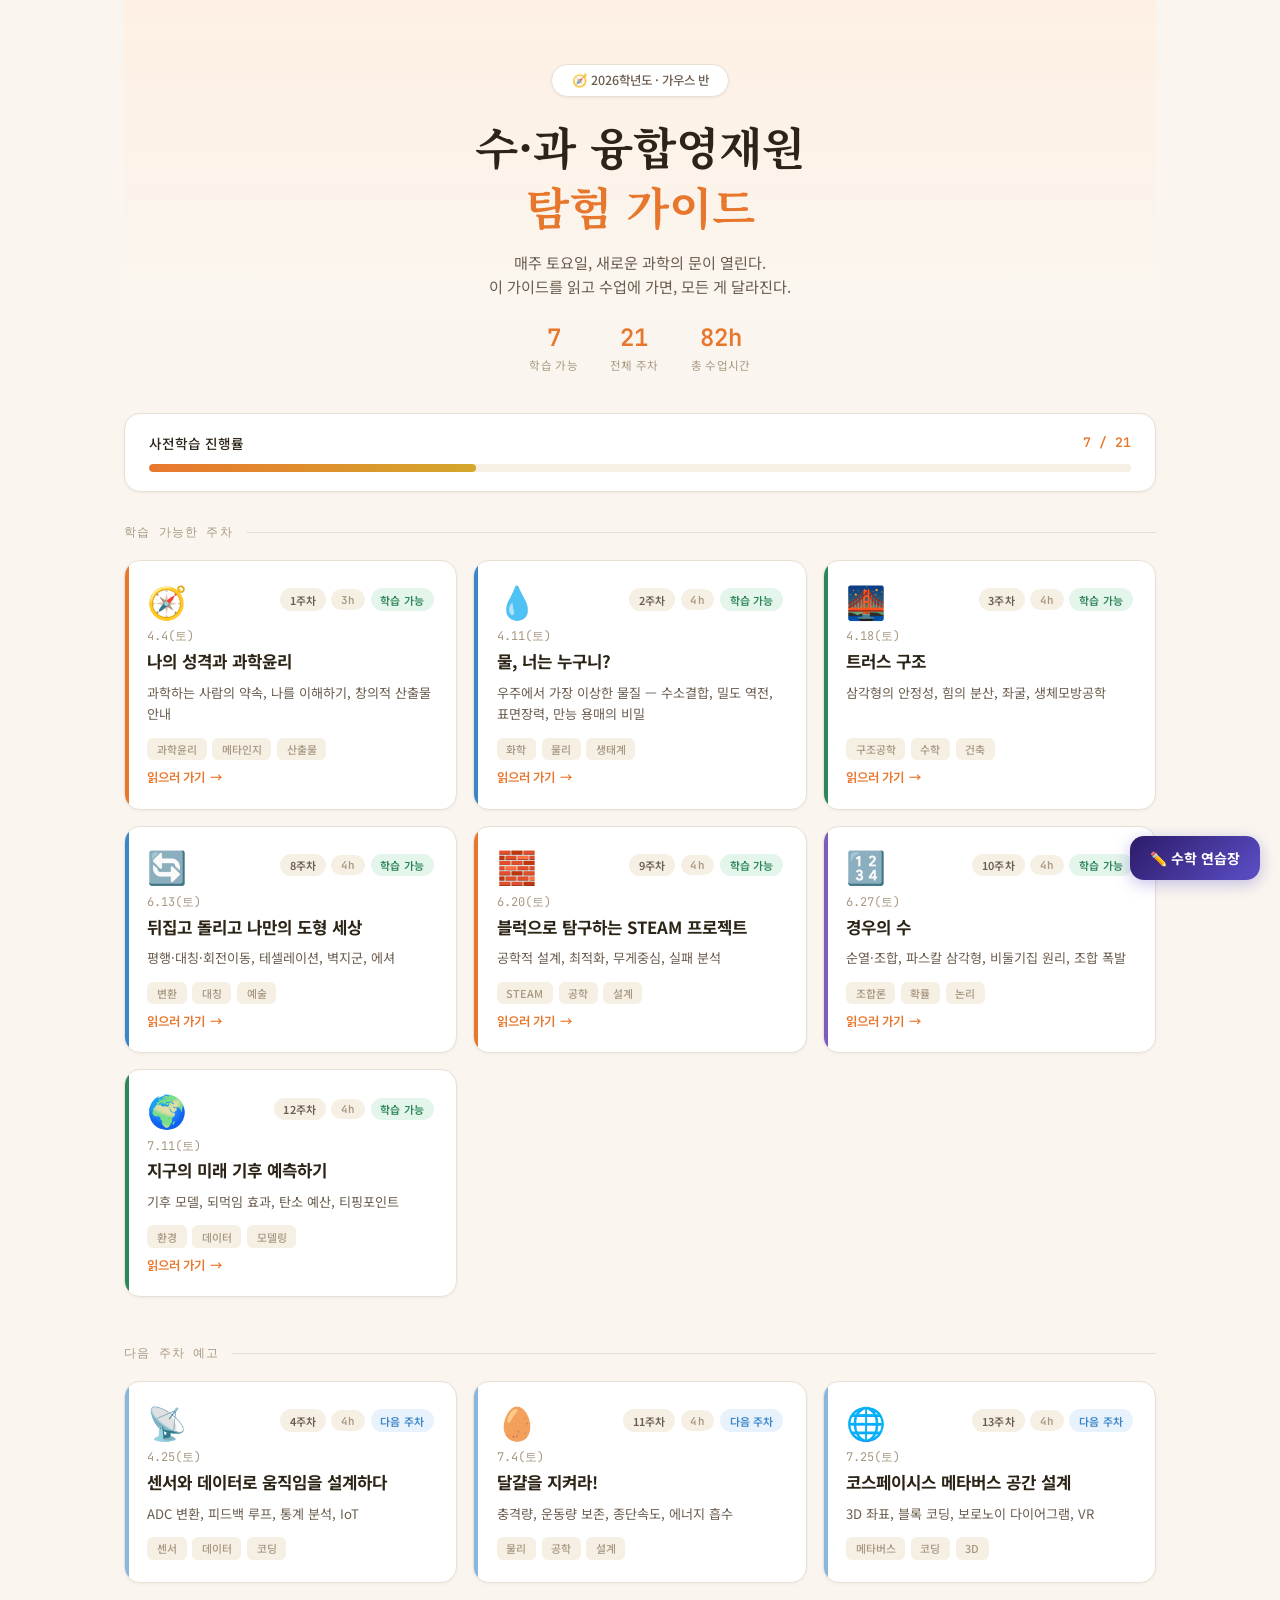
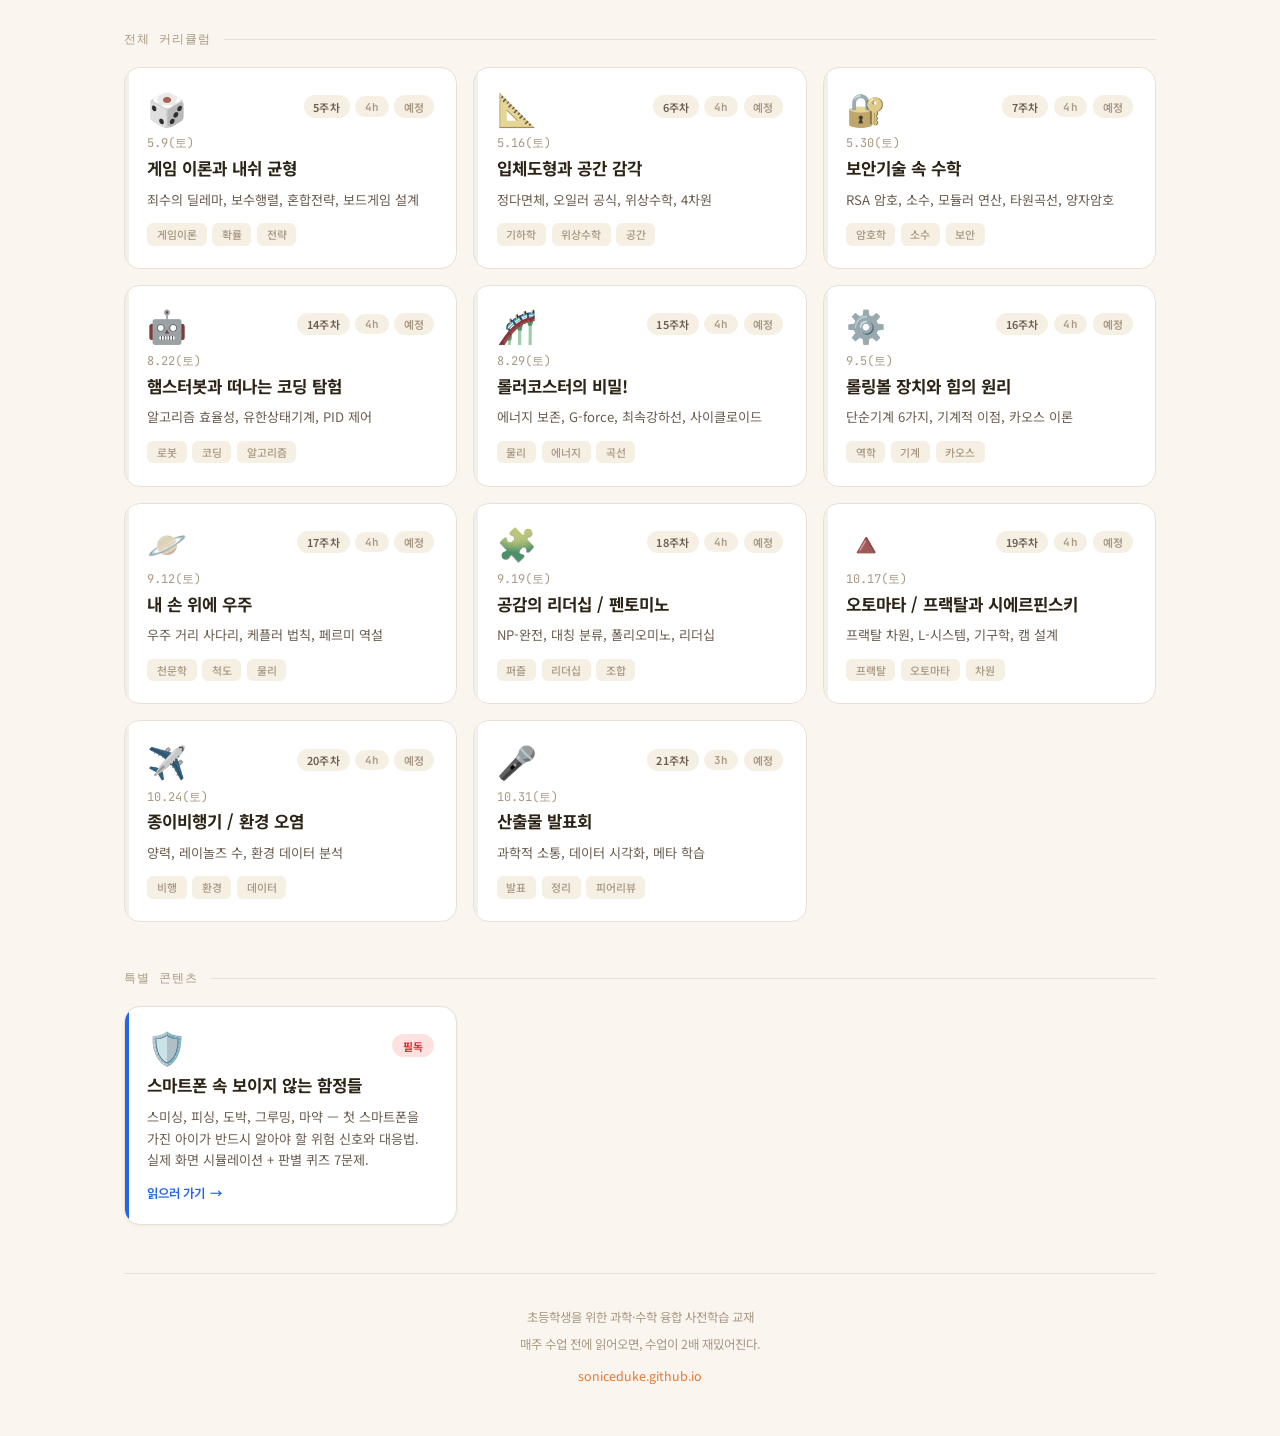
<file: index.html>
<!DOCTYPE html>
<html lang="ko">
<head>
<meta charset="UTF-8">
<meta name="viewport" content="width=device-width, initial-scale=1.0">
<title>2026 가우스 반 · 탐험 가이드</title>
<meta name="description" content="2026 수·과융합영재원 가우스 반 21주 커리큘럼 학습 가이드">
<link rel="icon" href="data:image/svg+xml,<svg xmlns='http://www.w3.org/2000/svg' viewBox='0 0 100 100'><text y='.9em' font-size='90'>🧭</text></svg>">
<link rel="preconnect" href="https://fonts.googleapis.com">
<link href="https://fonts.googleapis.com/css2?family=Noto+Sans+KR:wght@300;400;500;700;900&family=Noto+Serif+KR:wght@700&family=JetBrains+Mono:wght@400;600&display=swap" rel="stylesheet">
<style>
:root {
  --ink: #2c2416;
  --ink-light: #6b5d4f;
  --ink-faint: #a89882;
  --paper: #faf6ef;
  --paper-warm: #f5efe4;
  --card: #ffffff;
  --orange: #e8772e;
  --orange-soft: #fef0e4;
  --blue: #3a86c8;
  --blue-soft: #e8f2fc;
  --green: #2d8659;
  --green-soft: #e4f5ec;
  --purple: #7c5cbf;
  --purple-soft: #f0eafa;
  --coral: #e25b45;
  --coral-soft: #fce8e5;
  --gold: #d4a72c;
  --gold-soft: #fdf6de;
  --teal: #1a9b8a;
  --teal-soft: #e0f5f2;
  --border: #e8e0d4;
  --shadow-sm: 0 1px 3px rgba(44,36,22,0.06);
  --shadow: 0 4px 20px rgba(44,36,22,0.07);
  --shadow-lg: 0 12px 40px rgba(44,36,22,0.10);
  --radius: 16px;
  --radius-sm: 10px;
}

* { margin: 0; padding: 0; box-sizing: border-box; }

body {
  font-family: 'Noto Sans KR', sans-serif;
  background: var(--paper);
  color: var(--ink);
  -webkit-font-smoothing: antialiased;
  min-height: 100vh;
}

.container {
  max-width: 1080px;
  margin: 0 auto;
  padding: 0 1.5rem;
}

.hero {
  text-align: center;
  padding: 4rem 1rem 2.5rem;
  position: relative;
}
.hero::before {
  content: '';
  position: absolute;
  top: 0; left: 0; right: 0;
  height: 320px;
  background: linear-gradient(180deg, var(--orange-soft) 0%, var(--paper) 100%);
  z-index: -1;
}
.hero-badge {
  display: inline-flex;
  align-items: center;
  gap: 0.4rem;
  background: var(--card);
  border: 1.5px solid var(--border);
  border-radius: 100px;
  padding: 0.4rem 1.2rem;
  font-size: 0.78rem;
  font-weight: 500;
  color: var(--ink-light);
  margin-bottom: 1.2rem;
  box-shadow: var(--shadow-sm);
}
.hero h1 {
  font-family: 'Noto Serif KR', serif;
  font-size: clamp(1.8rem, 4.5vw, 2.8rem);
  font-weight: 700;
  line-height: 1.35;
  color: var(--ink);
  margin-bottom: 0.8rem;
}
.hero h1 .accent { color: var(--orange); }
.subtitle {
  font-size: 0.95rem;
  color: var(--ink-light);
  font-weight: 400;
  line-height: 1.6;
  max-width: 480px;
  margin: 0 auto 1.5rem;
}
.hero-stats {
  display: flex;
  justify-content: center;
  gap: 2rem;
  flex-wrap: wrap;
}
.stat {
  display: flex;
  flex-direction: column;
  align-items: center;
  gap: 0.2rem;
}
.stat-num {
  font-family: 'JetBrains Mono', monospace;
  font-size: 1.5rem;
  font-weight: 600;
  color: var(--orange);
}
.stat-label {
  font-size: 0.72rem;
  color: var(--ink-faint);
  letter-spacing: 0.03em;
}

.progress-section {
  background: var(--card);
  border: 1px solid var(--border);
  border-radius: var(--radius);
  padding: 1.2rem 1.5rem;
  margin-bottom: 2rem;
  box-shadow: var(--shadow-sm);
}
.progress-header {
  display: flex;
  justify-content: space-between;
  align-items: center;
  margin-bottom: 0.7rem;
}
.progress-label {
  font-size: 0.85rem;
  font-weight: 500;
  color: var(--ink);
}
.progress-count {
  font-family: 'JetBrains Mono', monospace;
  font-size: 0.82rem;
  color: var(--orange);
  font-weight: 600;
}
.progress-bar {
  height: 8px;
  background: var(--paper-warm);
  border-radius: 4px;
  overflow: hidden;
}
.progress-fill {
  height: 100%;
  background: linear-gradient(90deg, var(--orange), var(--gold));
  border-radius: 4px;
  transition: width 1s cubic-bezier(0.22, 1, 0.36, 1);
}

.section-label {
  display: flex;
  align-items: center;
  gap: 0.8rem;
  margin-bottom: 1.2rem;
  font-size: 0.75rem;
  font-family: 'JetBrains Mono', monospace;
  text-transform: uppercase;
  letter-spacing: 0.1em;
  color: var(--ink-faint);
}
.section-label::after {
  content: '';
  flex: 1;
  height: 1px;
  background: var(--border);
}

.weeks-grid {
  display: grid;
  grid-template-columns: repeat(auto-fill, minmax(320px, 1fr));
  gap: 1rem;
  margin-bottom: 3rem;
}

.week-card {
  background: var(--card);
  border: 1.5px solid var(--border);
  border-radius: var(--radius);
  padding: 1.4rem;
  text-decoration: none;
  color: inherit;
  display: flex;
  flex-direction: column;
  transition: all 0.3s cubic-bezier(0.22, 1, 0.36, 1);
  position: relative;
  overflow: hidden;
  animation: cardIn 0.5s ease both;
}
.week-card::before {
  content: '';
  position: absolute;
  top: 0; left: 0;
  width: 4px; height: 100%;
  border-radius: 2px 0 0 2px;
  transition: opacity 0.3s;
}

.week-card.is-ready { cursor: pointer; box-shadow: var(--shadow-sm); }
.week-card.is-ready:hover { transform: translateY(-4px); box-shadow: var(--shadow-lg); border-color: var(--orange); }
.week-card.is-ready::before { background: var(--orange); opacity: 1; }
.week-card.is-locked { opacity: 0.55; }
.week-card.is-locked::before { background: var(--border); opacity: 0.5; }
.week-card.is-soon { opacity: 0.7; box-shadow: var(--shadow-sm); }
.week-card.is-soon::before { background: var(--blue); opacity: 0.6; }

.card-top { display: flex; align-items: center; justify-content: space-between; margin-bottom: 0.8rem; }
.card-emoji { font-size: 2rem; line-height: 1; filter: grayscale(0); transition: transform 0.3s; }
.week-card.is-ready:hover .card-emoji { transform: scale(1.15) rotate(-5deg); }
.week-card.is-locked .card-emoji { filter: grayscale(0.6); }

.card-badges { display: flex; gap: 0.35rem; align-items: center; flex-wrap: wrap; justify-content: flex-end; }
.badge { font-size: 0.68rem; font-weight: 600; padding: 0.2rem 0.6rem; border-radius: 100px; letter-spacing: 0.02em; white-space: nowrap; }
.badge-week { background: var(--paper-warm); color: var(--ink-light); }
.badge-hours { background: var(--paper-warm); color: var(--ink-faint); font-family: 'JetBrains Mono', monospace; }
.badge-ready { background: var(--green-soft); color: var(--green); }
.badge-soon { background: var(--blue-soft); color: var(--blue); }
.badge-locked { background: var(--paper-warm); color: var(--ink-faint); }

.card-date { font-size: 0.75rem; color: var(--ink-faint); margin-bottom: 0.3rem; font-family: 'JetBrains Mono', monospace; }
.card-title { font-size: 1.05rem; font-weight: 700; line-height: 1.4; margin-bottom: 0.5rem; color: var(--ink); }
.card-desc { font-size: 0.82rem; color: var(--ink-light); line-height: 1.65; margin-bottom: 0.8rem; flex: 1; }
.card-tags { display: flex; gap: 0.35rem; flex-wrap: wrap; }
.tag { font-size: 0.68rem; padding: 0.2rem 0.6rem; border-radius: 6px; background: var(--paper-warm); color: var(--ink-faint); font-weight: 500; }

.week-card[data-color="orange"].is-ready::before { background: var(--orange); }
.week-card[data-color="blue"].is-ready::before { background: var(--blue); }
.week-card[data-color="green"].is-ready::before { background: var(--green); }
.week-card[data-color="purple"].is-ready::before { background: var(--purple); }
.week-card[data-color="coral"].is-ready::before { background: var(--coral); }
.week-card[data-color="teal"].is-ready::before { background: var(--teal); }
.week-card[data-color="gold"].is-ready::before { background: var(--gold); }

.week-card[data-color="orange"].is-ready:hover { border-color: var(--orange); }
.week-card[data-color="blue"].is-ready:hover { border-color: var(--blue); }
.week-card[data-color="green"].is-ready:hover { border-color: var(--green); }
.week-card[data-color="purple"].is-ready:hover { border-color: var(--purple); }
.week-card[data-color="coral"].is-ready:hover { border-color: var(--coral); }
.week-card[data-color="teal"].is-ready:hover { border-color: var(--teal); }
.week-card[data-color="gold"].is-ready:hover { border-color: var(--gold); }

.card-go { display: none; align-items: center; gap: 0.3rem; font-size: 0.78rem; font-weight: 600; color: var(--orange); margin-top: 0.5rem; }
.card-go::after { content: '→'; transition: transform 0.2s; }
.week-card.is-ready .card-go { display: flex; }
.week-card.is-ready:hover .card-go::after { transform: translateX(4px); }

/* ── GUIDE CARDS ── */
.guides-grid {
  display: grid;
  grid-template-columns: repeat(auto-fill, minmax(320px, 1fr));
  gap: 1rem;
  margin-bottom: 3rem;
}
.guide-card {
  background: var(--card);
  border: 1.5px solid var(--border);
  border-radius: var(--radius);
  padding: 1.4rem;
  text-decoration: none;
  color: inherit;
  display: flex;
  flex-direction: column;
  transition: all 0.3s cubic-bezier(0.22, 1, 0.36, 1);
  position: relative;
  overflow: hidden;
  cursor: pointer;
  box-shadow: var(--shadow-sm);
  animation: cardIn 0.5s ease both;
}
.guide-card::before {
  content: '';
  position: absolute;
  top: 0; left: 0;
  width: 4px; height: 100%;
  border-radius: 2px 0 0 2px;
}
.guide-card:hover {
  transform: translateY(-4px);
  box-shadow: var(--shadow-lg);
}
.guide-card:hover .guide-emoji { transform: scale(1.15) rotate(-5deg); }
.guide-card.shield::before { background: #2563eb; }
.guide-card.shield:hover { border-color: #2563eb; }
.guide-top { display: flex; align-items: center; justify-content: space-between; margin-bottom: 0.8rem; }
.guide-emoji { font-size: 2rem; line-height: 1; transition: transform 0.3s; }
.guide-badge { font-size: 0.68rem; font-weight: 600; padding: 0.2rem 0.7rem; border-radius: 100px; }
.guide-badge.required { background: #fee2e2; color: #dc2626; }
.guide-title { font-size: 1.05rem; font-weight: 700; line-height: 1.4; margin-bottom: 0.5rem; }
.guide-desc { font-size: 0.82rem; color: var(--ink-light); line-height: 1.65; margin-bottom: 0.8rem; flex: 1; }
.guide-go { display: flex; align-items: center; gap: 0.3rem; font-size: 0.78rem; font-weight: 600; color: #2563eb; }
.guide-go::after { content: '→'; transition: transform 0.2s; }
.guide-card:hover .guide-go::after { transform: translateX(4px); }

/* ── FOOTER ── */
.site-footer {
  text-align: center;
  padding: 2rem 1rem 3rem;
  border-top: 1px solid var(--border);
  font-size: 0.78rem;
  color: var(--ink-faint);
  line-height: 1.8;
}
.site-footer a { color: var(--orange); text-decoration: none; }

@keyframes cardIn {
  from { opacity: 0; transform: translateY(16px); }
  to { opacity: 1; transform: translateY(0); }
}

@media (max-width: 700px) {
  .weeks-grid, .guides-grid { grid-template-columns: 1fr; }
  .hero { padding: 3rem 0.5rem 2rem; }
  .hero-stats { gap: 1.2rem; }
  .stat-num { font-size: 1.3rem; }
}
</style>
</head>
<body>

<div class="container">

  <section class="hero">
    <div class="hero-badge">🧭 2026학년도 · 가우스 반</div>
    <h1>수·과 융합영재원<br><span class="accent">탐험 가이드</span></h1>
    <p class="subtitle">매주 토요일, 새로운 과학의 문이 열린다.<br>이 가이드를 읽고 수업에 가면, 모든 게 달라진다.</p>
    <div class="hero-stats">
      <div class="stat">
        <span class="stat-num" id="readyNum">0</span>
        <span class="stat-label">학습 가능</span>
      </div>
      <div class="stat">
        <span class="stat-num">21</span>
        <span class="stat-label">전체 주차</span>
      </div>
      <div class="stat">
        <span class="stat-num">82h</span>
        <span class="stat-label">총 수업시간</span>
      </div>
    </div>
  </section>

  <section class="progress-section">
    <div class="progress-header">
      <span class="progress-label">사전학습 진행률</span>
      <span class="progress-count" id="progressText">0 / 21</span>
    </div>
    <div class="progress-bar">
      <div class="progress-fill" id="progressFill"></div>
    </div>
  </section>

  <div class="section-label">학습 가능한 주차</div>
  <section class="weeks-grid" id="readyGrid"></section>

  <div class="section-label">다음 주차 예고</div>
  <section class="weeks-grid" id="soonGrid"></section>

  <div class="section-label">전체 커리큘럼</div>
  <section class="weeks-grid" id="lockedGrid"></section>

  <div class="section-label">특별 콘텐츠</div>
  <section class="guides-grid">
    <a class="guide-card shield" href="guides/smartphone-safety.html">
      <div class="guide-top">
        <span class="guide-emoji">🛡️</span>
        <span class="guide-badge required">필독</span>
      </div>
      <div class="guide-title">스마트폰 속 보이지 않는 함정들</div>
      <div class="guide-desc">스미싱, 피싱, 도박, 그루밍, 마약 — 첫 스마트폰을 가진 아이가 반드시 알아야 할 위험 신호와 대응법. 실제 화면 시뮬레이션 + 판별 퀴즈 7문제.</div>
      <div class="guide-go">읽으러 가기</div>
    </a>
  </section>

  <footer class="site-footer">
    <p>초등학생을 위한 과학·수학 융합 사전학습 교재</p>
    <p style="margin-top:4px">매주 수업 전에 읽어오면, 수업이 2배 재밌어진다.</p>
    <p style="margin-top:10px">
      <a href="https://soniceduke.github.io">soniceduke.github.io</a>
    </p>
  </footer>

</div>

<script>
const weeks = [
  { week:1,  date:"4.4(토)",   hours:3, emoji:"🧭", color:"orange", title:"나의 성격과 과학윤리", desc:"과학하는 사람의 약속, 나를 이해하기, 창의적 산출물 안내", tags:["과학윤리","메타인지","산출물"], status:"ready" },
  { week:2,  date:"4.11(토)",  hours:4, emoji:"💧", color:"blue",   title:"물, 너는 누구니?", desc:"우주에서 가장 이상한 물질 — 수소결합, 밀도 역전, 표면장력, 만능 용매의 비밀", tags:["화학","물리","생태계"], status:"ready" },
  { week:3,  date:"4.18(토)",  hours:4, emoji:"🌉", color:"green",  title:"트러스 구조", desc:"삼각형의 안정성, 힘의 분산, 좌굴, 생체모방공학", tags:["구조공학","수학","건축"], status:"ready" },
  { week:4,  date:"4.25(토)",  hours:4, emoji:"📡", color:"teal",   title:"센서와 데이터로 움직임을 설계하다", desc:"ADC 변환, 피드백 루프, 통계 분석, IoT", tags:["센서","데이터","코딩"], status:"soon" },
  { week:5,  date:"5.9(토)",   hours:4, emoji:"🎲", color:"purple", title:"게임 이론과 내쉬 균형", desc:"죄수의 딜레마, 보수행렬, 혼합전략, 보드게임 설계", tags:["게임이론","확률","전략"], status:"locked" },
  { week:6,  date:"5.16(토)",  hours:4, emoji:"📐", color:"coral",  title:"입체도형과 공간 감각", desc:"정다면체, 오일러 공식, 위상수학, 4차원", tags:["기하학","위상수학","공간"], status:"locked" },
  { week:7,  date:"5.30(토)",  hours:4, emoji:"🔐", color:"gold",   title:"보안기술 속 수학", desc:"RSA 암호, 소수, 모듈러 연산, 타원곡선, 양자암호", tags:["암호학","소수","보안"], status:"locked" },
  { week:8,  date:"6.13(토)",  hours:4, emoji:"🔄", color:"blue",   title:"뒤집고 돌리고 나만의 도형 세상", desc:"평행·대칭·회전이동, 테셀레이션, 벽지군, 에셔", tags:["변환","대칭","예술"], status:"ready" },
  { week:9,  date:"6.20(토)",  hours:4, emoji:"🧱", color:"orange", title:"블럭으로 탐구하는 STEAM 프로젝트", desc:"공학적 설계, 최적화, 무게중심, 실패 분석", tags:["STEAM","공학","설계"], status:"ready" },
  { week:10, date:"6.27(토)",  hours:4, emoji:"🔢", color:"purple", title:"경우의 수", desc:"순열·조합, 파스칼 삼각형, 비둘기집 원리, 조합 폭발", tags:["조합론","확률","논리"], status:"ready" },
  { week:11, date:"7.4(토)",   hours:4, emoji:"🥚", color:"coral",  title:"달걀을 지켜라!", desc:"충격량, 운동량 보존, 종단속도, 에너지 흡수", tags:["물리","공학","설계"], status:"soon" },
  { week:12, date:"7.11(토)",  hours:4, emoji:"🌍", color:"green",  title:"지구의 미래 기후 예측하기", desc:"기후 모델, 되먹임 효과, 탄소 예산, 티핑포인트", tags:["환경","데이터","모델링"], status:"ready" },
  { week:13, date:"7.25(토)",  hours:4, emoji:"🌐", color:"teal",   title:"코스페이시스 메타버스 공간 설계", desc:"3D 좌표, 블록 코딩, 보로노이 다이어그램, VR", tags:["메타버스","코딩","3D"], status:"soon" },
  { week:14, date:"8.22(토)",  hours:4, emoji:"🤖", color:"blue",   title:"햄스터봇과 떠나는 코딩 탐험", desc:"알고리즘 효율성, 유한상태기계, PID 제어", tags:["로봇","코딩","알고리즘"], status:"locked" },
  { week:15, date:"8.29(토)",  hours:4, emoji:"🎢", color:"coral",  title:"롤러코스터의 비밀!", desc:"에너지 보존, G-force, 최속강하선, 사이클로이드", tags:["물리","에너지","곡선"], status:"locked" },
  { week:16, date:"9.5(토)",   hours:4, emoji:"⚙️", color:"gold",   title:"롤링볼 장치와 힘의 원리", desc:"단순기계 6가지, 기계적 이점, 카오스 이론", tags:["역학","기계","카오스"], status:"locked" },
  { week:17, date:"9.12(토)",  hours:4, emoji:"🪐", color:"purple", title:"내 손 위에 우주", desc:"우주 거리 사다리, 케플러 법칙, 페르미 역설", tags:["천문학","척도","물리"], status:"locked" },
  { week:18, date:"9.19(토)",  hours:4, emoji:"🧩", color:"teal",   title:"공감의 리더십 / 펜토미노", desc:"NP-완전, 대칭 분류, 폴리오미노, 리더십", tags:["퍼즐","리더십","조합"], status:"locked" },
  { week:19, date:"10.17(토)", hours:4, emoji:"🔺", color:"orange", title:"오토마타 / 프랙탈과 시에르핀스키", desc:"프랙탈 차원, L-시스템, 기구학, 캠 설계", tags:["프랙탈","오토마타","차원"], status:"locked" },
  { week:20, date:"10.24(토)", hours:4, emoji:"✈️", color:"green",  title:"종이비행기 / 환경 오염", desc:"양력, 레이놀즈 수, 환경 데이터 분석", tags:["비행","환경","데이터"], status:"locked" },
  { week:21, date:"10.31(토)", hours:3, emoji:"🎤", color:"coral",  title:"산출물 발표회", desc:"과학적 소통, 데이터 시각화, 메타 학습", tags:["발표","정리","피어리뷰"], status:"locked" }
];

function statusBadge(s) {
  if (s === 'ready') return { text:'학습 가능', cls:'badge-ready' };
  if (s === 'soon')  return { text:'다음 주차', cls:'badge-soon' };
  return { text:'예정', cls:'badge-locked' };
}

function makeCard(w, delay) {
  const st = statusBadge(w.status);
  const isReady = w.status === 'ready';
  const el = document.createElement(isReady ? 'a' : 'div');
  if (isReady) el.href = `lectures/week-${String(w.week).padStart(2,'0')}.html`;
  el.className = `week-card ${isReady ? 'is-ready' : w.status === 'soon' ? 'is-soon' : 'is-locked'}`;
  el.dataset.color = w.color;
  el.style.animationDelay = `${delay * 0.06}s`;
  el.innerHTML = `
    <div class="card-top">
      <span class="card-emoji">${w.emoji}</span>
      <div class="card-badges">
        <span class="badge badge-week">${w.week}주차</span>
        <span class="badge badge-hours">${w.hours}h</span>
        <span class="badge ${st.cls}">${st.text}</span>
      </div>
    </div>
    <div class="card-date">${w.date}</div>
    <div class="card-title">${w.title}</div>
    <div class="card-desc">${w.desc}</div>
    <div class="card-tags">
      ${w.tags.map(t => `<span class="tag">${t}</span>`).join('')}
    </div>
    <div class="card-go">읽으러 가기</div>
  `;
  return el;
}

function render() {
  const readyGrid = document.getElementById('readyGrid');
  const soonGrid = document.getElementById('soonGrid');
  const lockedGrid = document.getElementById('lockedGrid');
  let readyCount = 0;
  let di = 0;
  weeks.forEach(w => {
    if (w.status === 'ready') {
      readyCount++;
      readyGrid.appendChild(makeCard(w, di++));
    } else if (w.status === 'soon') {
      soonGrid.appendChild(makeCard(w, di++));
    } else {
      lockedGrid.appendChild(makeCard(w, di++));
    }
  });
  document.getElementById('readyNum').textContent = readyCount;
  document.getElementById('progressText').textContent = `${readyCount} / ${weeks.length}`;
  document.getElementById('progressFill').style.width = `${(readyCount / weeks.length) * 100}%`;
}

render();
</script>
<!-- 수학 연습장 바로가기 -->
<div style="position:fixed;bottom:20px;right:20px;z-index:9999;">
  <a href="math/" style="display:flex;align-items:center;gap:8px;background:linear-gradient(135deg,#2D1B69,#5B4FC7);color:#fff;text-decoration:none;padding:12px 20px;border-radius:14px;font-family:'Noto Sans KR',sans-serif;font-size:14px;font-weight:700;box-shadow:0 4px 16px rgba(91,79,199,0.35);transition:transform 0.2s,box-shadow 0.2s;" onmouseover="this.style.transform='translateY(-2px)';this.style.boxShadow='0 6px 24px rgba(91,79,199,0.45)'" onmouseout="this.style.transform='none';this.style.boxShadow='0 4px 16px rgba(91,79,199,0.35)'">
    ✏️ 수학 연습장
  </a>
</div>
</body>
</html>
</file>
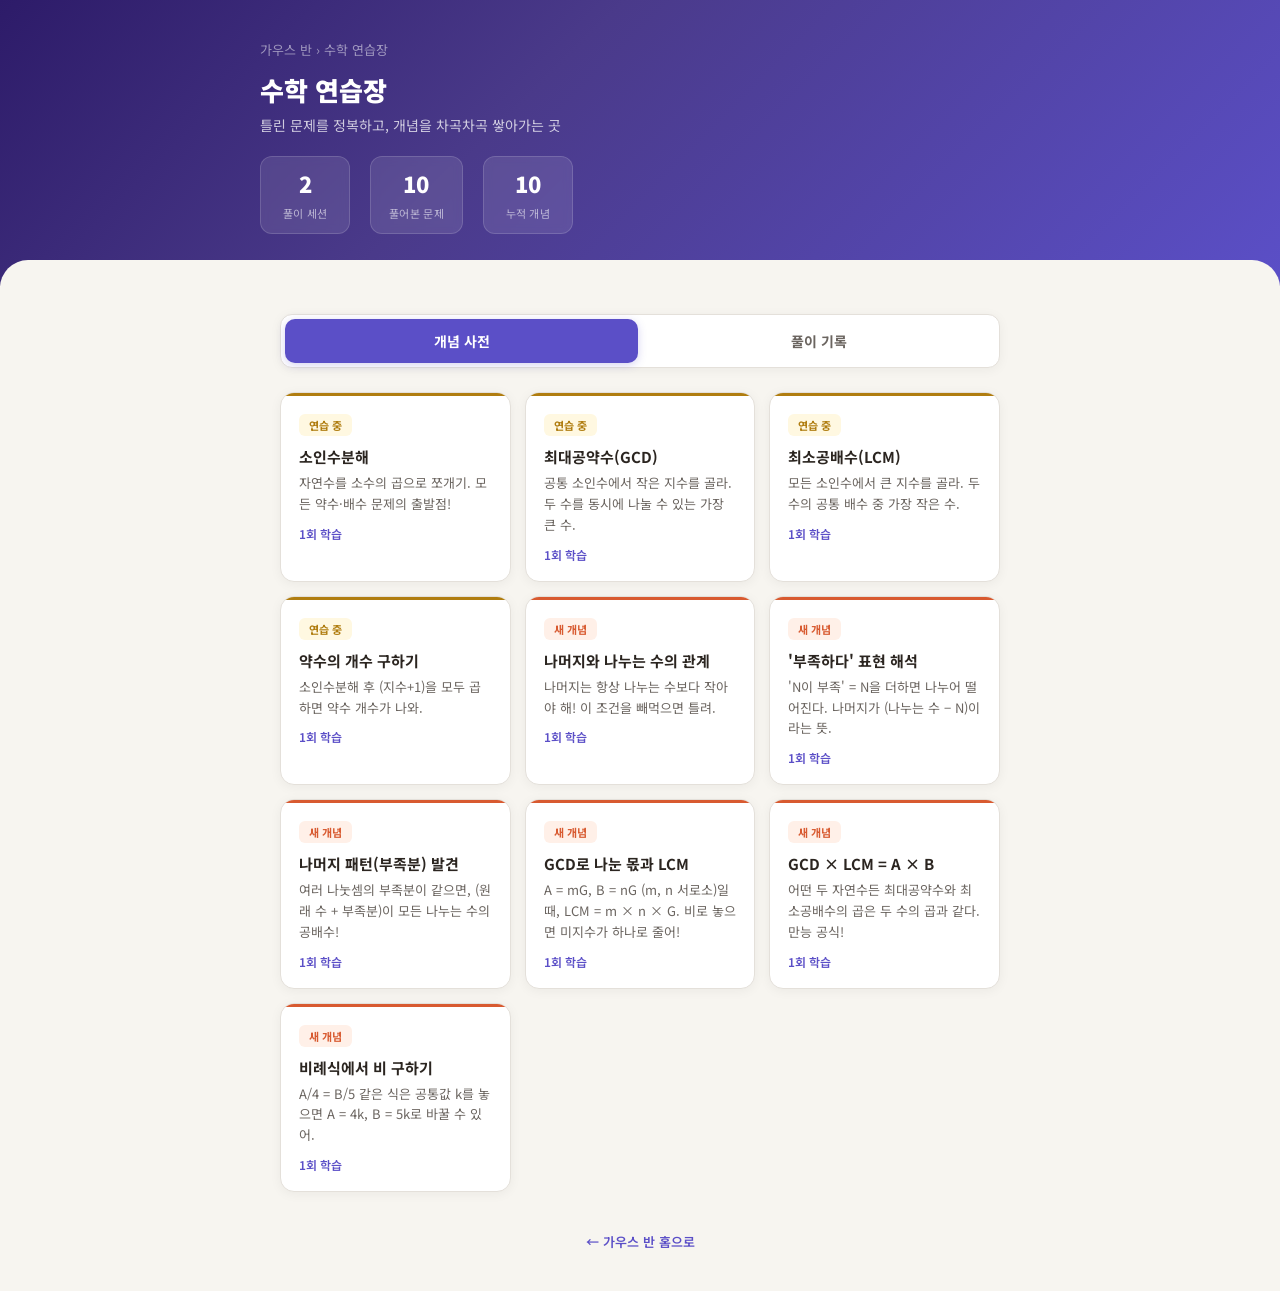
<file: math/index.html>
<!DOCTYPE html>
<html lang="ko">
<head>
<meta charset="UTF-8">
<meta name="viewport" content="width=device-width, initial-scale=1.0">
<title>수학 연습장 | 가우스 반</title>
<style>
  @import url('https://fonts.googleapis.com/css2?family=Noto+Sans+KR:wght@400;500;700;900&display=swap');

  :root {
    --bg: #F7F5F0;
    --surface: #FFFFFF;
    --text: #2B2520;
    --text-sub: #6B6560;
    --border: #E4E0DA;
    --accent: #5B4FC7;
    --accent-light: #EEEDFE;
    --teal: #0D7C66;
    --teal-light: #E1F5EE;
    --coral: #D85A30;
    --coral-light: #FFF0E8;
    --amber: #B07D10;
    --amber-light: #FFF8E1;
    --green: #1B8A50;
    --green-light: #E8F8EF;
    --shadow: 0 2px 12px rgba(0,0,0,0.05);
    --radius: 14px;
    --font: 'Noto Sans KR', -apple-system, sans-serif;
  }

  * { margin: 0; padding: 0; box-sizing: border-box; }
  body { font-family: var(--font); background: var(--bg); color: var(--text); -webkit-font-smoothing: antialiased; }

  /* ── HEADER ── */
  .header {
    background: linear-gradient(135deg, #2D1B69 0%, #4A3A8A 40%, #5B4FC7 100%);
    color: #fff;
    padding: 40px 24px 52px;
    position: relative;
    overflow: hidden;
  }
  .header::after {
    content: '';
    position: absolute;
    bottom: -2px; left: 0; right: 0;
    height: 28px;
    background: var(--bg);
    border-radius: 28px 28px 0 0;
  }
  .header-inner { max-width: 760px; margin: 0 auto; position: relative; z-index: 1; }
  .breadcrumb { font-size: 13px; opacity: 0.5; margin-bottom: 12px; }
  .breadcrumb a { color: inherit; text-decoration: none; }
  .breadcrumb a:hover { opacity: 0.9; text-decoration: underline; }
  .header h1 { font-size: 26px; font-weight: 900; margin-bottom: 6px; }
  .header p { font-size: 14px; opacity: 0.75; line-height: 1.6; }
  .stats-row {
    display: flex; gap: 20px; margin-top: 20px;
    flex-wrap: wrap;
  }
  .stat {
    background: rgba(255,255,255,0.1);
    backdrop-filter: blur(4px);
    border: 1px solid rgba(255,255,255,0.15);
    border-radius: 12px;
    padding: 10px 18px;
    text-align: center;
    min-width: 90px;
  }
  .stat-num { font-size: 22px; font-weight: 900; display: block; }
  .stat-label { font-size: 11px; opacity: 0.6; letter-spacing: 0.3px; }

  /* ── CONTAINER ── */
  .container { max-width: 760px; margin: 0 auto; padding: 0 20px; }

  /* ── TAB SWITCHER ── */
  .tabs {
    display: flex; gap: 4px;
    background: var(--surface);
    border: 1px solid var(--border);
    border-radius: 12px;
    padding: 4px;
    margin: 28px auto 24px;
    box-shadow: var(--shadow);
  }
  .tab-btn {
    flex: 1;
    padding: 12px 8px;
    border: none;
    background: none;
    font-family: var(--font);
    font-size: 14px;
    font-weight: 700;
    color: var(--text-sub);
    border-radius: 10px;
    cursor: pointer;
    transition: all 0.2s;
  }
  .tab-btn:hover { background: #F4F2ED; }
  .tab-btn.active {
    background: var(--accent);
    color: white;
    box-shadow: 0 2px 8px rgba(91,79,199,0.25);
  }
  .tab-panel { display: none; }
  .tab-panel.active { display: block; }

  /* ── CONCEPT CARDS ── */
  .concept-grid {
    display: grid;
    grid-template-columns: repeat(auto-fill, minmax(220px, 1fr));
    gap: 14px;
  }
  .concept-card {
    background: var(--surface);
    border: 1px solid var(--border);
    border-radius: var(--radius);
    padding: 18px;
    box-shadow: var(--shadow);
    transition: transform 0.15s, box-shadow 0.15s;
    cursor: default;
    position: relative;
    overflow: hidden;
  }
  .concept-card:hover {
    transform: translateY(-2px);
    box-shadow: 0 6px 20px rgba(0,0,0,0.08);
  }
  .concept-card::before {
    content: '';
    position: absolute;
    top: 0; left: 0; right: 0;
    height: 3px;
  }
  .concept-card[data-level="mastered"]::before { background: var(--green); }
  .concept-card[data-level="learning"]::before { background: var(--amber); }
  .concept-card[data-level="new"]::before { background: var(--coral); }

  .concept-badge {
    display: inline-block;
    font-size: 11px;
    font-weight: 700;
    padding: 3px 10px;
    border-radius: 6px;
    margin-bottom: 10px;
  }
  .badge-mastered { background: var(--green-light); color: var(--green); }
  .badge-learning { background: var(--amber-light); color: var(--amber); }
  .badge-new { background: var(--coral-light); color: var(--coral); }

  .concept-card h3 {
    font-size: 15px;
    font-weight: 700;
    margin-bottom: 6px;
    line-height: 1.4;
  }
  .concept-card p {
    font-size: 13px;
    color: var(--text-sub);
    line-height: 1.6;
  }
  .concept-sessions {
    margin-top: 10px;
    font-size: 12px;
    color: var(--accent);
    font-weight: 600;
  }

  /* ── SESSION LIST ── */
  .session-card {
    background: var(--surface);
    border: 1px solid var(--border);
    border-radius: var(--radius);
    padding: 20px;
    margin-bottom: 14px;
    box-shadow: var(--shadow);
    display: flex;
    gap: 16px;
    align-items: flex-start;
    text-decoration: none;
    color: inherit;
    transition: transform 0.15s, box-shadow 0.15s;
  }
  .session-card:hover {
    transform: translateY(-2px);
    box-shadow: 0 6px 20px rgba(0,0,0,0.08);
  }
  .session-date {
    flex-shrink: 0;
    width: 56px;
    text-align: center;
  }
  .session-date .month { font-size: 12px; font-weight: 700; color: var(--accent); text-transform: uppercase; }
  .session-date .day { font-size: 24px; font-weight: 900; color: var(--text); line-height: 1.1; }
  .session-info { flex: 1; }
  .session-info h3 { font-size: 16px; font-weight: 700; margin-bottom: 4px; }
  .session-info p { font-size: 13px; color: var(--text-sub); line-height: 1.5; }
  .session-tags { display: flex; flex-wrap: wrap; gap: 6px; margin-top: 8px; }
  .session-tag {
    font-size: 11px;
    font-weight: 600;
    padding: 3px 10px;
    border-radius: 6px;
    background: var(--accent-light);
    color: var(--accent);
  }
  .session-count {
    flex-shrink: 0;
    background: var(--coral-light);
    color: var(--coral);
    font-size: 13px;
    font-weight: 700;
    padding: 6px 12px;
    border-radius: 8px;
    white-space: nowrap;
    align-self: center;
  }

  /* ── EMPTY STATE ── */
  .empty-state {
    text-align: center;
    padding: 48px 20px;
    color: var(--text-sub);
  }
  .empty-state p { font-size: 14px; margin-top: 8px; }

  /* ── FOOTER ── */
  .footer {
    text-align: center;
    padding: 40px 20px;
    font-size: 13px;
    color: var(--text-sub);
  }
  .footer a { color: var(--accent); text-decoration: none; font-weight: 600; }
  .footer a:hover { text-decoration: underline; }

  @media (max-width: 500px) {
    .header { padding: 28px 16px 44px; }
    .header h1 { font-size: 22px; }
    .concept-grid { grid-template-columns: 1fr; }
    .session-card { flex-wrap: wrap; }
  }
</style>
</head>
<body>

<div class="header">
  <div class="header-inner">
    <div class="breadcrumb"><a href="../index.html">가우스 반</a> › 수학 연습장</div>
    <h1>수학 연습장</h1>
    <p>틀린 문제를 정복하고, 개념을 차곡차곡 쌓아가는 곳</p>
    <div class="stats-row">
      <div class="stat"><span class="stat-num" id="stat-sessions">0</span><span class="stat-label">풀이 세션</span></div>
      <div class="stat"><span class="stat-num" id="stat-problems">0</span><span class="stat-label">풀어본 문제</span></div>
      <div class="stat"><span class="stat-num" id="stat-concepts">0</span><span class="stat-label">누적 개념</span></div>
    </div>
  </div>
</div>

<div class="container">
  <!-- Tab Switcher -->
  <div class="tabs">
    <button class="tab-btn active" onclick="switchTab('concepts')">개념 사전</button>
    <button class="tab-btn" onclick="switchTab('sessions')">풀이 기록</button>
  </div>

  <!-- Concepts Panel -->
  <div id="panel-concepts" class="tab-panel active">
    <div class="concept-grid" id="concept-grid"></div>
  </div>

  <!-- Sessions Panel -->
  <div id="panel-sessions" class="tab-panel">
    <div id="session-list"></div>
  </div>
</div>

<div class="footer">
  <a href="../index.html">← 가우스 반 홈으로</a>
</div>

<script>
// ══════════════════════════════════════════════════════════════
// 📝 데이터 배열 — 새 세션/개념을 추가할 때 여기만 수정하면 됩니다!
// ══════════════════════════════════════════════════════════════

const concepts = [
  // level: "mastered" | "learning" | "new"
  // sessions: 어떤 풀이 세션에서 다뤘는지 (날짜)
  {
    title: "소인수분해",
    desc: "자연수를 소수의 곱으로 쪼개기. 모든 약수·배수 문제의 출발점!",
    level: "learning",
    sessions: ["2026-04-14"]
  },
  {
    title: "최대공약수(GCD)",
    desc: "공통 소인수에서 작은 지수를 골라. 두 수를 동시에 나눌 수 있는 가장 큰 수.",
    level: "learning",
    sessions: ["2026-04-14"]
  },
  {
    title: "최소공배수(LCM)",
    desc: "모든 소인수에서 큰 지수를 골라. 두 수의 공통 배수 중 가장 작은 수.",
    level: "learning",
    sessions: ["2026-04-14"]
  },
  {
    title: "약수의 개수 구하기",
    desc: "소인수분해 후 (지수+1)을 모두 곱하면 약수 개수가 나와.",
    level: "learning",
    sessions: ["2026-04-14"]
  },
  {
    title: "나머지와 나누는 수의 관계",
    desc: "나머지는 항상 나누는 수보다 작아야 해! 이 조건을 빼먹으면 틀려.",
    level: "new",
    sessions: ["2026-04-14"]
  },
  {
    title: "'부족하다' 표현 해석",
    desc: "'N이 부족' = N을 더하면 나누어 떨어진다. 나머지가 (나누는 수 − N)이라는 뜻.",
    level: "new",
    sessions: ["2026-04-14"]
  },
  {
    title: "나머지 패턴(부족분) 발견",
    desc: "여러 나눗셈의 부족분이 같으면, (원래 수 + 부족분)이 모든 나누는 수의 공배수!",
    level: "new",
    sessions: ["2026-04-14"]
  },
  {
    title: "GCD로 나눈 몫과 LCM",
    desc: "A = mG, B = nG (m, n 서로소)일 때, LCM = m × n × G. 비로 놓으면 미지수가 하나로 줄어!",
    level: "new",
    sessions: ["2026-04-15"]
  },
  {
    title: "GCD × LCM = A × B",
    desc: "어떤 두 자연수든 최대공약수와 최소공배수의 곱은 두 수의 곱과 같다. 만능 공식!",
    level: "new",
    sessions: ["2026-04-15"]
  },
  {
    title: "비례식에서 비 구하기",
    desc: "A/4 = B/5 같은 식은 공통값 k를 놓으면 A = 4k, B = 5k로 바꿀 수 있어.",
    level: "new",
    sessions: ["2026-04-15"]
  },
];

const sessions = [
  {
    date: "2026-04-14",
    title: "소인수분해·GCD·LCM 틀린 문제 정복",
    desc: "Xistory 중등수학 1-1에서 틀린 8문제(B81~B94)를 개념부터 다시 풀어봄",
    problems: 8,
    tags: ["소인수분해", "GCD", "LCM", "약수", "나머지"],
    file: "2026-04-14.html"
  },
  {
    date: "2026-04-15",
    title: "GCD·LCM과 비의 관계",
    desc: "B100, B101 — 두 수를 비로 놓고 GCD·LCM 공식으로 푸는 문제",
    problems: 2,
    tags: ["GCD", "LCM", "비", "서로소"],
    file: "2026-04-15.html"
  },
  // ↓ 새 세션을 여기에 추가하세요! 예:
  // {
  //   date: "2026-04-20",
  //   title: "일차방정식 틀린 문제",
  //   desc: "...",
  //   problems: 5,
  //   tags: ["방정식", "이항"],
  //   file: "2026-04-20.html"
  // },
];

// ══════════════════════════════════════════════════════════════
// 🎨 렌더링 로직 (건드리지 않아도 됩니다)
// ══════════════════════════════════════════════════════════════

function renderConcepts() {
  const grid = document.getElementById('concept-grid');
  if (concepts.length === 0) {
    grid.innerHTML = '<div class="empty-state"><p>아직 배운 개념이 없어요. 첫 번째 풀이 세션을 시작해보세요!</p></div>';
    return;
  }

  const order = { mastered: 0, learning: 1, new: 2 };
  const sorted = [...concepts].sort((a, b) => order[a.level] - order[b.level]);

  grid.innerHTML = sorted.map(c => {
    const badgeClass = c.level === 'mastered' ? 'badge-mastered' : c.level === 'learning' ? 'badge-learning' : 'badge-new';
    const badgeText = c.level === 'mastered' ? '완전 이해' : c.level === 'learning' ? '연습 중' : '새 개념';
    return `
      <div class="concept-card" data-level="${c.level}">
        <span class="concept-badge ${badgeClass}">${badgeText}</span>
        <h3>${c.title}</h3>
        <p>${c.desc}</p>
        <div class="concept-sessions">${c.sessions.length}회 학습</div>
      </div>`;
  }).join('');
}

function renderSessions() {
  const list = document.getElementById('session-list');
  if (sessions.length === 0) {
    list.innerHTML = '<div class="empty-state"><p>아직 풀이 기록이 없어요.</p></div>';
    return;
  }

  list.innerHTML = sessions.map(s => {
    const d = new Date(s.date);
    const month = (d.getMonth() + 1) + '월';
    const day = d.getDate();
    return `
      <a class="session-card" href="${s.file}">
        <div class="session-date">
          <div class="month">${month}</div>
          <div class="day">${day}</div>
        </div>
        <div class="session-info">
          <h3>${s.title}</h3>
          <p>${s.desc}</p>
          <div class="session-tags">${s.tags.map(t => `<span class="session-tag">${t}</span>`).join('')}</div>
        </div>
        <div class="session-count">${s.problems}문제</div>
      </a>`;
  }).join('');
}

function updateStats() {
  document.getElementById('stat-sessions').textContent = sessions.length;
  document.getElementById('stat-problems').textContent = sessions.reduce((sum, s) => sum + s.problems, 0);
  document.getElementById('stat-concepts').textContent = concepts.length;
}

function switchTab(tab) {
  document.querySelectorAll('.tab-btn').forEach(b => b.classList.remove('active'));
  document.querySelectorAll('.tab-panel').forEach(p => p.classList.remove('active'));
  event.target.classList.add('active');
  document.getElementById('panel-' + tab).classList.add('active');
}

renderConcepts();
renderSessions();
updateStats();
</script>

</body>
</html>
</file>
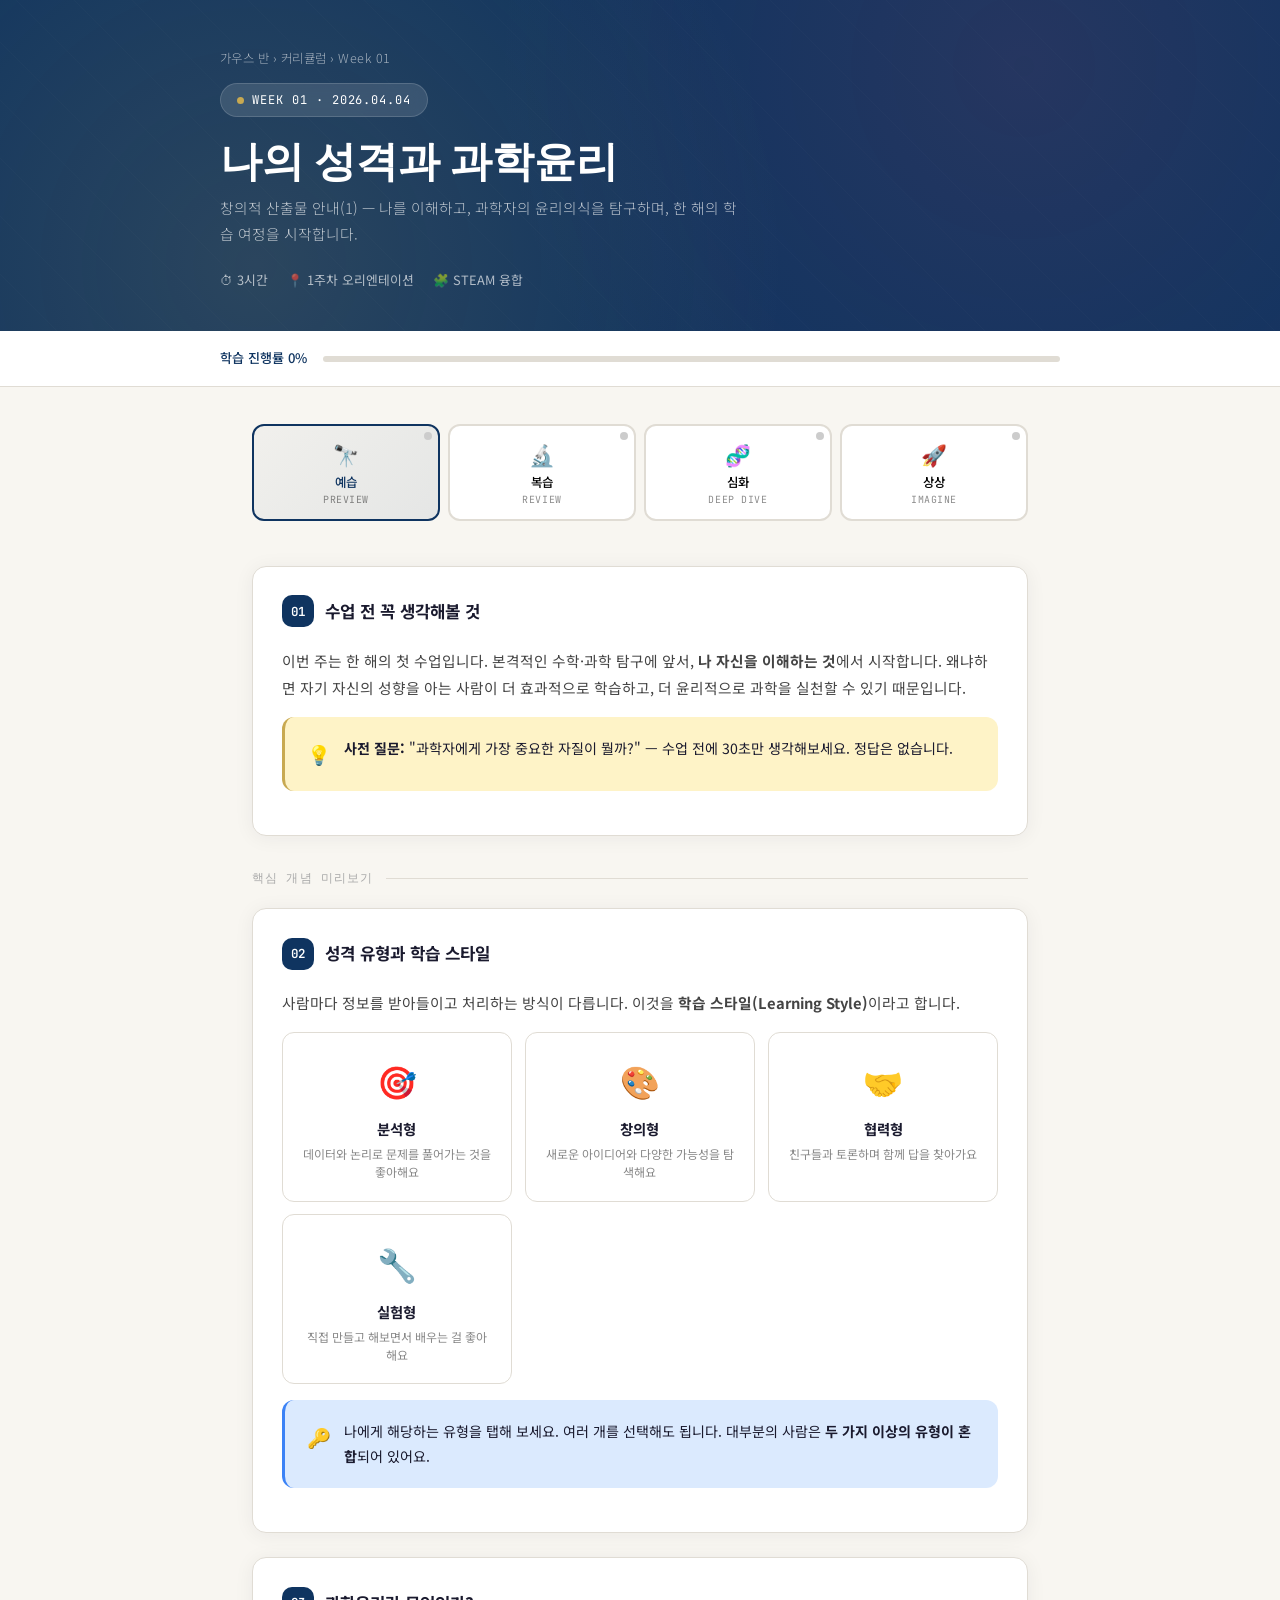
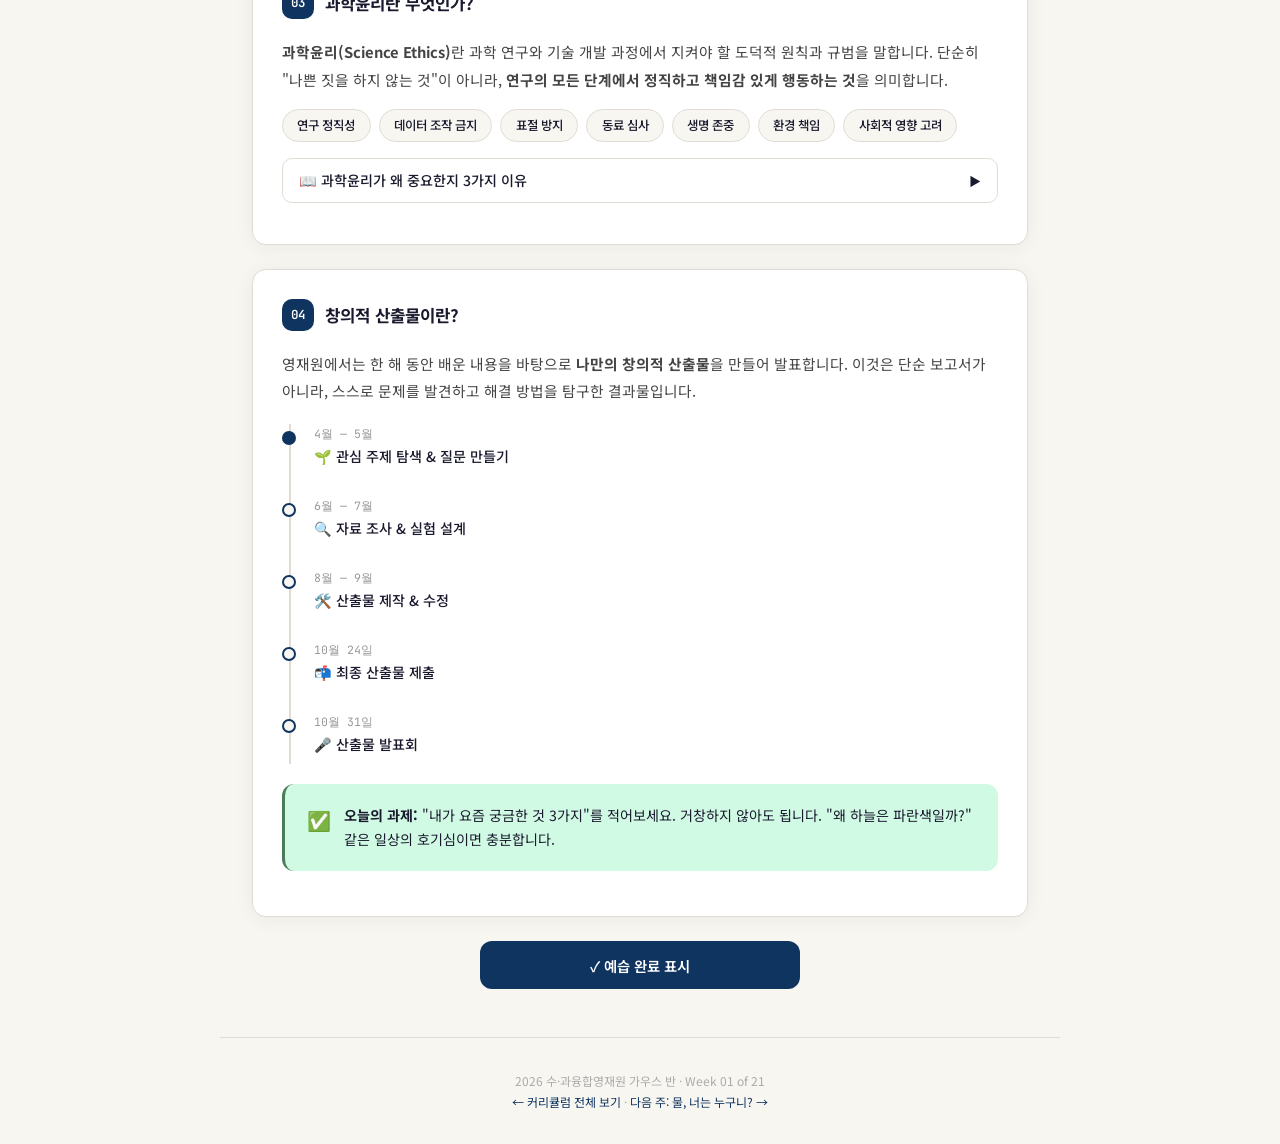
<file: week-01.html>
<!DOCTYPE html>
<html lang="ko">
<head>
<meta charset="UTF-8">
<meta name="viewport" content="width=device-width, initial-scale=1.0">
<title>Week 01 · 나의 성격과 과학윤리 | 가우스 반</title>
<link rel="preconnect" href="https://fonts.googleapis.com">
<link href="https://fonts.googleapis.com/css2?family=Noto+Sans+KR:wght@300;400;500;700;900&family=Playfair+Display:ital,wght@0,700;1,400&family=JetBrains+Mono:wght@400;600&display=swap" rel="stylesheet">
<style>
:root {
  --ink: #1a1a2e;
  --paper: #f8f6f1;
  --accent: #e94560;
  --accent-soft: #e9456020;
  --teal: #0f3460;
  --teal-light: #16537e;
  --gold: #c8a951;
  --gold-soft: #c8a95118;
  --sage: #4a7c59;
  --sage-soft: #4a7c5915;
  --violet: #6c5ce7;
  --violet-soft: #6c5ce712;
  --border: #e0dcd4;
  --card: #ffffff;
  --shadow: 0 2px 20px rgba(26,26,46,0.06);
  --shadow-lg: 0 8px 40px rgba(26,26,46,0.10);
  --radius: 14px;
  --tab-preview: var(--teal);
  --tab-review: var(--sage);
  --tab-deep: var(--violet);
  --tab-imagine: var(--accent);
}

* { margin: 0; padding: 0; box-sizing: border-box; }

body {
  font-family: 'Noto Sans KR', sans-serif;
  background: var(--paper);
  color: var(--ink);
  line-height: 1.75;
  font-weight: 400;
  -webkit-font-smoothing: antialiased;
}

/* ── HEADER ── */
.hero {
  position: relative;
  background: var(--teal);
  color: #fff;
  padding: 3rem 2rem 2.5rem;
  overflow: hidden;
}
.hero::before {
  content: '';
  position: absolute;
  inset: 0;
  background:
    radial-gradient(circle at 20% 80%, rgba(201,169,81,0.15) 0%, transparent 50%),
    radial-gradient(circle at 80% 20%, rgba(233,69,96,0.10) 0%, transparent 50%),
    repeating-linear-gradient(
      45deg,
      transparent,
      transparent 40px,
      rgba(255,255,255,0.015) 40px,
      rgba(255,255,255,0.015) 41px
    );
}
.hero-inner {
  max-width: 840px;
  margin: 0 auto;
  position: relative;
  z-index: 1;
}
.breadcrumb {
  font-size: 0.78rem;
  opacity: 0.6;
  letter-spacing: 0.04em;
  margin-bottom: 0.8rem;
  font-weight: 300;
}
.breadcrumb a { color: inherit; text-decoration: none; }
.breadcrumb a:hover { opacity: 0.9; text-decoration: underline; }
.week-badge {
  display: inline-flex;
  align-items: center;
  gap: 0.5rem;
  background: rgba(255,255,255,0.12);
  backdrop-filter: blur(8px);
  border: 1px solid rgba(255,255,255,0.15);
  border-radius: 100px;
  padding: 0.35rem 1rem;
  font-family: 'JetBrains Mono', monospace;
  font-size: 0.75rem;
  letter-spacing: 0.08em;
  text-transform: uppercase;
  margin-bottom: 1rem;
}
.week-badge .dot {
  width: 7px; height: 7px;
  background: var(--gold);
  border-radius: 50%;
  animation: pulse 2s ease-in-out infinite;
}
@keyframes pulse {
  0%, 100% { opacity: 1; transform: scale(1); }
  50% { opacity: 0.5; transform: scale(0.8); }
}
.hero h1 {
  font-family: 'Playfair Display', serif;
  font-size: clamp(1.8rem, 5vw, 2.6rem);
  font-weight: 700;
  line-height: 1.25;
  margin-bottom: 0.6rem;
}
.hero-sub {
  font-size: 0.92rem;
  opacity: 0.7;
  font-weight: 300;
  max-width: 520px;
}
.meta-row {
  display: flex;
  flex-wrap: wrap;
  gap: 1.2rem;
  margin-top: 1.4rem;
  font-size: 0.8rem;
  opacity: 0.65;
}
.meta-row span { display: flex; align-items: center; gap: 0.35rem; }

/* ── LEARNING PROGRESS ── */
.progress-strip {
  background: var(--card);
  border-bottom: 1px solid var(--border);
  padding: 1rem 2rem;
}
.progress-inner {
  max-width: 840px;
  margin: 0 auto;
  display: flex;
  align-items: center;
  gap: 1rem;
  font-size: 0.82rem;
}
.progress-bar-bg {
  flex: 1;
  height: 6px;
  background: var(--border);
  border-radius: 3px;
  overflow: hidden;
}
.progress-bar-fill {
  height: 100%;
  width: 0%;
  background: linear-gradient(90deg, var(--teal), var(--gold));
  border-radius: 3px;
  transition: width 0.8s cubic-bezier(0.22, 1, 0.36, 1);
}
.progress-label { font-weight: 500; color: var(--teal); white-space: nowrap; }

/* ── TABS ── */
.tabs-container {
  max-width: 840px;
  margin: 0 auto;
  padding: 1.5rem 2rem 3rem;
}
.tab-nav {
  display: grid;
  grid-template-columns: repeat(4, 1fr);
  gap: 0.5rem;
  margin-bottom: 2rem;
  position: sticky;
  top: 0;
  z-index: 10;
  background: var(--paper);
  padding: 0.8rem 0;
}
.tab-btn {
  position: relative;
  background: var(--card);
  border: 2px solid var(--border);
  border-radius: 12px;
  padding: 0.8rem 0.5rem;
  cursor: pointer;
  text-align: center;
  transition: all 0.3s ease;
  font-family: inherit;
}
.tab-btn .tab-icon { font-size: 1.3rem; display: block; margin-bottom: 0.25rem; }
.tab-btn .tab-label { font-size: 0.78rem; font-weight: 500; display: block; }
.tab-btn .tab-en { font-size: 0.62rem; opacity: 0.45; font-family: 'JetBrains Mono', monospace; text-transform: uppercase; letter-spacing: 0.06em; display: block; margin-top: 0.15rem; }
.tab-btn:hover { transform: translateY(-2px); box-shadow: var(--shadow); }

.tab-btn[data-tab="preview"].active { border-color: var(--teal); background: linear-gradient(135deg, #0f346008, #0f346015); }
.tab-btn[data-tab="preview"].active .tab-label { color: var(--teal); }
.tab-btn[data-tab="review"].active { border-color: var(--sage); background: linear-gradient(135deg, #4a7c5908, #4a7c5915); }
.tab-btn[data-tab="review"].active .tab-label { color: var(--sage); }
.tab-btn[data-tab="deep"].active { border-color: var(--violet); background: linear-gradient(135deg, #6c5ce708, #6c5ce715); }
.tab-btn[data-tab="deep"].active .tab-label { color: var(--violet); }
.tab-btn[data-tab="imagine"].active { border-color: var(--accent); background: linear-gradient(135deg, #e9456008, #e9456015); }
.tab-btn[data-tab="imagine"].active .tab-label { color: var(--accent); }

.tab-btn .check-dot {
  position: absolute;
  top: 6px; right: 6px;
  width: 8px; height: 8px;
  border-radius: 50%;
  background: #ccc;
  transition: background 0.3s;
}
.tab-btn .check-dot.done { background: var(--sage); }

.tab-panel { display: none; animation: fadeUp 0.4s ease; }
.tab-panel.active { display: block; }
@keyframes fadeUp {
  from { opacity: 0; transform: translateY(12px); }
  to { opacity: 1; transform: translateY(0); }
}

/* ── CARDS ── */
.card {
  background: var(--card);
  border: 1px solid var(--border);
  border-radius: var(--radius);
  padding: 1.8rem;
  margin-bottom: 1.5rem;
  box-shadow: var(--shadow);
  transition: box-shadow 0.3s;
}
.card:hover { box-shadow: var(--shadow-lg); }
.card-header {
  display: flex;
  align-items: center;
  gap: 0.7rem;
  margin-bottom: 1.2rem;
}
.card-number {
  width: 32px; height: 32px;
  border-radius: 10px;
  display: flex; align-items: center; justify-content: center;
  font-family: 'JetBrains Mono', monospace;
  font-size: 0.78rem;
  font-weight: 600;
  color: #fff;
  flex-shrink: 0;
}
.card-title {
  font-size: 1.05rem;
  font-weight: 700;
  line-height: 1.35;
}
.card p, .card li {
  font-size: 0.92rem;
  color: #444;
  line-height: 1.85;
}
.card ul, .card ol { padding-left: 1.3rem; }
.card li { margin-bottom: 0.4rem; }

/* ── CALLOUT ── */
.callout {
  border-radius: 12px;
  padding: 1.2rem 1.4rem;
  margin: 1rem 0;
  font-size: 0.88rem;
  line-height: 1.75;
  display: flex;
  gap: 0.8rem;
}
.callout-icon { font-size: 1.2rem; flex-shrink: 0; margin-top: 0.1rem; }
.callout-think { background: #fef3c7; border-left: 3px solid var(--gold); }
.callout-key { background: #dbeafe; border-left: 3px solid #3b82f6; }
.callout-warn { background: #fee2e2; border-left: 3px solid var(--accent); }
.callout-do { background: #d1fae5; border-left: 3px solid var(--sage); }

/* ── KEYWORD CHIP ── */
.keywords {
  display: flex;
  flex-wrap: wrap;
  gap: 0.5rem;
  margin: 1rem 0;
}
.kw {
  background: var(--paper);
  border: 1px solid var(--border);
  border-radius: 100px;
  padding: 0.3rem 0.9rem;
  font-size: 0.78rem;
  font-weight: 500;
  cursor: default;
  transition: all 0.2s;
}
.kw:hover { background: var(--teal); color: #fff; border-color: var(--teal); }

/* ── QUIZ ── */
.quiz-block {
  background: var(--paper);
  border: 2px dashed var(--border);
  border-radius: var(--radius);
  padding: 1.5rem;
  margin: 1.2rem 0;
}
.quiz-q {
  font-weight: 700;
  font-size: 0.95rem;
  margin-bottom: 1rem;
  display: flex;
  align-items: flex-start;
  gap: 0.5rem;
}
.quiz-q::before {
  content: 'Q';
  background: var(--teal);
  color: #fff;
  font-family: 'JetBrains Mono', monospace;
  font-size: 0.7rem;
  padding: 0.15rem 0.45rem;
  border-radius: 5px;
  flex-shrink: 0;
  margin-top: 0.15rem;
}
.quiz-options { display: flex; flex-direction: column; gap: 0.5rem; }
.quiz-opt {
  background: var(--card);
  border: 1.5px solid var(--border);
  border-radius: 10px;
  padding: 0.7rem 1rem;
  cursor: pointer;
  font-size: 0.88rem;
  transition: all 0.25s;
  display: flex;
  align-items: center;
  gap: 0.6rem;
}
.quiz-opt:hover { border-color: var(--teal); background: #f0f7ff; }
.quiz-opt .opt-marker {
  width: 22px; height: 22px;
  border: 2px solid var(--border);
  border-radius: 50%;
  display: flex; align-items: center; justify-content: center;
  font-size: 0.65rem;
  font-weight: 700;
  flex-shrink: 0;
  transition: all 0.25s;
  font-family: 'JetBrains Mono', monospace;
}
.quiz-opt.selected { border-color: var(--teal); background: #e8f4fd; }
.quiz-opt.selected .opt-marker { background: var(--teal); color: #fff; border-color: var(--teal); }
.quiz-opt.correct { border-color: var(--sage); background: #ecfdf5; }
.quiz-opt.correct .opt-marker { background: var(--sage); color: #fff; border-color: var(--sage); }
.quiz-opt.wrong { border-color: var(--accent); background: #fef2f2; }
.quiz-opt.wrong .opt-marker { background: var(--accent); color: #fff; border-color: var(--accent); }
.quiz-feedback {
  margin-top: 0.8rem;
  padding: 0.8rem 1rem;
  border-radius: 10px;
  font-size: 0.85rem;
  line-height: 1.7;
  display: none;
}
.quiz-feedback.show { display: block; }
.quiz-feedback.correct-fb { background: #ecfdf5; color: #065f46; }
.quiz-feedback.wrong-fb { background: #fef2f2; color: #991b1b; }

/* ── REFLECTION ── */
.reflect-area {
  width: 100%;
  min-height: 100px;
  border: 1.5px solid var(--border);
  border-radius: 10px;
  padding: 0.9rem 1rem;
  font-family: 'Noto Sans KR', sans-serif;
  font-size: 0.9rem;
  line-height: 1.7;
  resize: vertical;
  background: var(--card);
  transition: border-color 0.3s;
  color: var(--ink);
}
.reflect-area:focus { outline: none; border-color: var(--teal); box-shadow: 0 0 0 3px rgba(15,52,96,0.08); }
.reflect-area::placeholder { color: #aaa; }
.char-count { font-size: 0.72rem; color: #999; text-align: right; margin-top: 0.3rem; }

/* ── TIMELINE ── */
.timeline { position: relative; padding-left: 2rem; margin: 1.2rem 0; }
.timeline::before {
  content: '';
  position: absolute;
  left: 7px; top: 0; bottom: 0;
  width: 2px;
  background: var(--border);
}
.tl-item {
  position: relative;
  margin-bottom: 1.2rem;
  padding-bottom: 0.5rem;
}
.tl-item::before {
  content: '';
  position: absolute;
  left: -2rem; top: 0.45rem;
  width: 10px; height: 10px;
  border-radius: 50%;
  border: 2px solid var(--teal);
  background: var(--paper);
}
.tl-item.active::before { background: var(--teal); }
.tl-date { font-family: 'JetBrains Mono', monospace; font-size: 0.72rem; color: #999; }
.tl-text { font-size: 0.88rem; font-weight: 500; }

/* ── PERSONA CARDS ── */
.persona-grid {
  display: grid;
  grid-template-columns: repeat(auto-fit, minmax(180px, 1fr));
  gap: 0.8rem;
  margin: 1rem 0;
}
.persona-card {
  background: var(--card);
  border: 1.5px solid var(--border);
  border-radius: 12px;
  padding: 1.2rem;
  text-align: center;
  cursor: pointer;
  transition: all 0.3s;
}
.persona-card:hover { transform: translateY(-3px); box-shadow: var(--shadow-lg); }
.persona-card.selected { border-color: var(--teal); background: #f0f7ff; }
.persona-emoji { font-size: 2rem; margin-bottom: 0.5rem; }
.persona-name { font-weight: 700; font-size: 0.9rem; }
.persona-desc { font-size: 0.75rem; color: #888; margin-top: 0.25rem; line-height: 1.5; }

/* ── EXPAND/COLLAPSE ── */
.expand-section { margin: 0.8rem 0; }
.expand-toggle {
  background: none;
  border: 1.5px solid var(--border);
  border-radius: 10px;
  padding: 0.7rem 1rem;
  width: 100%;
  text-align: left;
  cursor: pointer;
  font-family: inherit;
  font-size: 0.88rem;
  font-weight: 500;
  display: flex;
  align-items: center;
  justify-content: space-between;
  transition: all 0.2s;
  color: var(--ink);
}
.expand-toggle:hover { background: #fafafa; }
.expand-toggle .arrow { transition: transform 0.3s; font-size: 0.75rem; }
.expand-toggle.open .arrow { transform: rotate(90deg); }
.expand-content {
  max-height: 0;
  overflow: hidden;
  transition: max-height 0.4s ease;
  padding: 0 1rem;
}
.expand-content.open { max-height: 2000px; padding: 1rem; }

/* ── COMPLETE BTN ── */
.complete-btn {
  display: flex;
  align-items: center;
  justify-content: center;
  gap: 0.5rem;
  background: var(--teal);
  color: #fff;
  border: none;
  border-radius: 12px;
  padding: 0.85rem 2rem;
  font-family: inherit;
  font-size: 0.9rem;
  font-weight: 600;
  cursor: pointer;
  transition: all 0.3s;
  margin: 1.5rem auto 0;
  width: 100%;
  max-width: 320px;
}
.complete-btn:hover { transform: translateY(-2px); box-shadow: var(--shadow-lg); }
.complete-btn:active { transform: translateY(0); }
.complete-btn.done { background: var(--sage); pointer-events: none; }

/* ── SECTION DIVIDER ── */
.section-divider {
  display: flex;
  align-items: center;
  gap: 0.8rem;
  margin: 2rem 0 1.2rem;
  font-size: 0.72rem;
  font-family: 'JetBrains Mono', monospace;
  text-transform: uppercase;
  letter-spacing: 0.1em;
  color: #aaa;
}
.section-divider::after {
  content: '';
  flex: 1;
  height: 1px;
  background: var(--border);
}

/* ── FOOTER ── */
.page-footer {
  max-width: 840px;
  margin: 0 auto;
  padding: 2rem;
  text-align: center;
  font-size: 0.75rem;
  color: #aaa;
  border-top: 1px solid var(--border);
}
.page-footer a { color: var(--teal); text-decoration: none; }

/* ── RESPONSIVE ── */
@media (max-width: 600px) {
  .hero { padding: 2rem 1.2rem 1.8rem; }
  .tabs-container { padding: 1rem 1.2rem 2rem; }
  .tab-nav { gap: 0.35rem; padding: 0.6rem 0; }
  .tab-btn { padding: 0.6rem 0.3rem; }
  .tab-btn .tab-icon { font-size: 1.1rem; }
  .tab-btn .tab-label { font-size: 0.7rem; }
  .tab-btn .tab-en { font-size: 0.55rem; }
  .card { padding: 1.3rem; }
  .persona-grid { grid-template-columns: repeat(2, 1fr); }
}
</style>
</head>
<body>

<!-- ═══════════ HERO ═══════════ -->
<header class="hero">
  <div class="hero-inner">
    <div class="breadcrumb">
      <a href="index.html">가우스 반</a> › <a href="curriculum.html">커리큘럼</a> › Week 01
    </div>
    <div class="week-badge">
      <span class="dot"></span>
      WEEK 01 · 2026.04.04
    </div>
    <h1>나의 성격과 과학윤리</h1>
    <p class="hero-sub">창의적 산출물 안내(1) — 나를 이해하고, 과학자의 윤리의식을 탐구하며, 한 해의 학습 여정을 시작합니다.</p>
    <div class="meta-row">
      <span>⏱ 3시간</span>
      <span>📍 1주차 오리엔테이션</span>
      <span>🧩 STEAM 융합</span>
    </div>
  </div>
</header>

<!-- ═══════════ PROGRESS ═══════════ -->
<div class="progress-strip">
  <div class="progress-inner">
    <span class="progress-label" id="progressLabel">학습 진행률 0%</span>
    <div class="progress-bar-bg">
      <div class="progress-bar-fill" id="progressBar"></div>
    </div>
  </div>
</div>

<!-- ═══════════ TABS ═══════════ -->
<main class="tabs-container">
  <nav class="tab-nav" role="tablist">
    <button class="tab-btn active" data-tab="preview" role="tab" aria-selected="true">
      <span class="check-dot" id="dot-preview"></span>
      <span class="tab-icon">🔭</span>
      <span class="tab-label">예습</span>
      <span class="tab-en">Preview</span>
    </button>
    <button class="tab-btn" data-tab="review" role="tab" aria-selected="false">
      <span class="check-dot" id="dot-review"></span>
      <span class="tab-icon">🔬</span>
      <span class="tab-label">복습</span>
      <span class="tab-en">Review</span>
    </button>
    <button class="tab-btn" data-tab="deep" role="tab" aria-selected="false">
      <span class="check-dot" id="dot-deep"></span>
      <span class="tab-icon">🧬</span>
      <span class="tab-label">심화</span>
      <span class="tab-en">Deep Dive</span>
    </button>
    <button class="tab-btn" data-tab="imagine" role="tab" aria-selected="false">
      <span class="check-dot" id="dot-imagine"></span>
      <span class="tab-icon">🚀</span>
      <span class="tab-label">상상</span>
      <span class="tab-en">Imagine</span>
    </button>
  </nav>

  <!-- ╔══════════════════════════════════╗ -->
  <!-- ║           예습 PREVIEW           ║ -->
  <!-- ╚══════════════════════════════════╝ -->
  <section class="tab-panel active" id="panel-preview" role="tabpanel">

    <!-- 학습 목표 -->
    <div class="card">
      <div class="card-header">
        <div class="card-number" style="background:var(--teal);">01</div>
        <div class="card-title">수업 전 꼭 생각해볼 것</div>
      </div>
      <p>이번 주는 한 해의 첫 수업입니다. 본격적인 수학·과학 탐구에 앞서, <strong>나 자신을 이해하는 것</strong>에서 시작합니다. 왜냐하면 자기 자신의 성향을 아는 사람이 더 효과적으로 학습하고, 더 윤리적으로 과학을 실천할 수 있기 때문입니다.</p>
      <div class="callout callout-think">
        <span class="callout-icon">💡</span>
        <div><strong>사전 질문:</strong> "과학자에게 가장 중요한 자질이 뭘까?" — 수업 전에 30초만 생각해보세요. 정답은 없습니다.</div>
      </div>
    </div>

    <!-- 핵심 개념 미리보기 -->
    <div class="section-divider">핵심 개념 미리보기</div>

    <div class="card">
      <div class="card-header">
        <div class="card-number" style="background:var(--teal);">02</div>
        <div class="card-title">성격 유형과 학습 스타일</div>
      </div>
      <p>사람마다 정보를 받아들이고 처리하는 방식이 다릅니다. 이것을 <strong>학습 스타일(Learning Style)</strong>이라고 합니다.</p>

      <div class="persona-grid">
        <div class="persona-card" onclick="this.classList.toggle('selected')">
          <div class="persona-emoji">🎯</div>
          <div class="persona-name">분석형</div>
          <div class="persona-desc">데이터와 논리로 문제를 풀어가는 것을 좋아해요</div>
        </div>
        <div class="persona-card" onclick="this.classList.toggle('selected')">
          <div class="persona-emoji">🎨</div>
          <div class="persona-name">창의형</div>
          <div class="persona-desc">새로운 아이디어와 다양한 가능성을 탐색해요</div>
        </div>
        <div class="persona-card" onclick="this.classList.toggle('selected')">
          <div class="persona-emoji">🤝</div>
          <div class="persona-name">협력형</div>
          <div class="persona-desc">친구들과 토론하며 함께 답을 찾아가요</div>
        </div>
        <div class="persona-card" onclick="this.classList.toggle('selected')">
          <div class="persona-emoji">🔧</div>
          <div class="persona-name">실험형</div>
          <div class="persona-desc">직접 만들고 해보면서 배우는 걸 좋아해요</div>
        </div>
      </div>

      <div class="callout callout-key">
        <span class="callout-icon">🔑</span>
        <div>나에게 해당하는 유형을 탭해 보세요. 여러 개를 선택해도 됩니다. 대부분의 사람은 <strong>두 가지 이상의 유형이 혼합</strong>되어 있어요.</div>
      </div>
    </div>

    <div class="card">
      <div class="card-header">
        <div class="card-number" style="background:var(--teal);">03</div>
        <div class="card-title">과학윤리란 무엇인가?</div>
      </div>
      <p><strong>과학윤리(Science Ethics)</strong>란 과학 연구와 기술 개발 과정에서 지켜야 할 도덕적 원칙과 규범을 말합니다. 단순히 "나쁜 짓을 하지 않는 것"이 아니라, <strong>연구의 모든 단계에서 정직하고 책임감 있게 행동하는 것</strong>을 의미합니다.</p>

      <div class="keywords">
        <span class="kw">연구 정직성</span>
        <span class="kw">데이터 조작 금지</span>
        <span class="kw">표절 방지</span>
        <span class="kw">동료 심사</span>
        <span class="kw">생명 존중</span>
        <span class="kw">환경 책임</span>
        <span class="kw">사회적 영향 고려</span>
      </div>

      <div class="expand-section">
        <button class="expand-toggle" onclick="toggleExpand(this)">
          📖 과학윤리가 왜 중요한지 3가지 이유
          <span class="arrow">▶</span>
        </button>
        <div class="expand-content">
          <p><strong>1. 신뢰:</strong> 과학은 이전 연구 결과를 바탕으로 발전합니다. 하나의 거짓 데이터가 수많은 후속 연구를 무너뜨릴 수 있어요.</p>
          <p style="margin-top:0.6rem"><strong>2. 안전:</strong> 윤리를 무시한 실험은 사람, 동물, 환경에 돌이킬 수 없는 피해를 줄 수 있습니다.</p>
          <p style="margin-top:0.6rem"><strong>3. 공정성:</strong> 모든 과학자가 동등하게 인정받기 위해서는 공정한 규칙이 필요합니다.</p>
        </div>
      </div>
    </div>

    <!-- 산출물 안내 -->
    <div class="card">
      <div class="card-header">
        <div class="card-number" style="background:var(--teal);">04</div>
        <div class="card-title">창의적 산출물이란?</div>
      </div>
      <p>영재원에서는 한 해 동안 배운 내용을 바탕으로 <strong>나만의 창의적 산출물</strong>을 만들어 발표합니다. 이것은 단순 보고서가 아니라, 스스로 문제를 발견하고 해결 방법을 탐구한 결과물입니다.</p>

      <div class="timeline">
        <div class="tl-item active">
          <div class="tl-date">4월 — 5월</div>
          <div class="tl-text">🌱 관심 주제 탐색 & 질문 만들기</div>
        </div>
        <div class="tl-item">
          <div class="tl-date">6월 — 7월</div>
          <div class="tl-text">🔍 자료 조사 & 실험 설계</div>
        </div>
        <div class="tl-item">
          <div class="tl-date">8월 — 9월</div>
          <div class="tl-text">🛠️ 산출물 제작 & 수정</div>
        </div>
        <div class="tl-item">
          <div class="tl-date">10월 24일</div>
          <div class="tl-text">📬 최종 산출물 제출</div>
        </div>
        <div class="tl-item">
          <div class="tl-date">10월 31일</div>
          <div class="tl-text">🎤 산출물 발표회</div>
        </div>
      </div>

      <div class="callout callout-do">
        <span class="callout-icon">✅</span>
        <div><strong>오늘의 과제:</strong> "내가 요즘 궁금한 것 3가지"를 적어보세요. 거창하지 않아도 됩니다. "왜 하늘은 파란색일까?" 같은 일상의 호기심이면 충분합니다.</div>
      </div>
    </div>

    <button class="complete-btn" onclick="completeTab('preview')">
      ✓ 예습 완료 표시
    </button>
  </section>

  <!-- ╔══════════════════════════════════╗ -->
  <!-- ║           복습 REVIEW            ║ -->
  <!-- ╚══════════════════════════════════╝ -->
  <section class="tab-panel" id="panel-review" role="tabpanel">

    <div class="callout callout-think" style="margin-bottom:1.5rem;">
      <span class="callout-icon">🧠</span>
      <div><strong>능동적 회상(Active Recall)</strong> — 단순히 다시 읽는 것보다, 스스로 떠올려 보는 것이 기억에 5배 더 효과적입니다. 아래 퀴즈를 먼저 풀어보고 나서 내용을 확인하세요.</div>
    </div>

    <div class="section-divider">핵심 개념 확인 퀴즈</div>

    <!-- Quiz 1 -->
    <div class="card">
      <div class="quiz-block" id="quiz1">
        <div class="quiz-q">과학윤리에서 '연구 정직성'이 중요한 이유로 가장 적절한 것은?</div>
        <div class="quiz-options">
          <div class="quiz-opt" onclick="checkAnswer('quiz1', this, false)">
            <span class="opt-marker">A</span>
            <span>연구비를 많이 받기 위해</span>
          </div>
          <div class="quiz-opt" onclick="checkAnswer('quiz1', this, true)">
            <span class="opt-marker">B</span>
            <span>후속 연구의 신뢰성을 보장하기 위해</span>
          </div>
          <div class="quiz-opt" onclick="checkAnswer('quiz1', this, false)">
            <span class="opt-marker">C</span>
            <span>유명해지기 위해</span>
          </div>
          <div class="quiz-opt" onclick="checkAnswer('quiz1', this, false)">
            <span class="opt-marker">D</span>
            <span>법적 처벌을 피하기 위해</span>
          </div>
        </div>
        <div class="quiz-feedback" id="quiz1-fb"></div>
      </div>
    </div>

    <!-- Quiz 2 -->
    <div class="card">
      <div class="quiz-block" id="quiz2">
        <div class="quiz-q">다음 중 '창의적 산출물'의 올바른 설명은?</div>
        <div class="quiz-options">
          <div class="quiz-opt" onclick="checkAnswer('quiz2', this, false)">
            <span class="opt-marker">A</span>
            <span>선생님이 정해준 주제로 쓰는 보고서</span>
          </div>
          <div class="quiz-opt" onclick="checkAnswer('quiz2', this, false)">
            <span class="opt-marker">B</span>
            <span>교과서 내용을 정리한 노트</span>
          </div>
          <div class="quiz-opt" onclick="checkAnswer('quiz2', this, true)">
            <span class="opt-marker">C</span>
            <span>스스로 문제를 발견하고 해결 방법을 탐구한 결과물</span>
          </div>
          <div class="quiz-opt" onclick="checkAnswer('quiz2', this, false)">
            <span class="opt-marker">D</span>
            <span>인터넷에서 찾은 정보를 복사한 문서</span>
          </div>
        </div>
        <div class="quiz-feedback" id="quiz2-fb"></div>
      </div>
    </div>

    <!-- Quiz 3 -->
    <div class="card">
      <div class="quiz-block" id="quiz3">
        <div class="quiz-q">학습 스타일에 대한 설명으로 옳은 것은?</div>
        <div class="quiz-options">
          <div class="quiz-opt" onclick="checkAnswer('quiz3', this, false)">
            <span class="opt-marker">A</span>
            <span>모든 사람은 하나의 학습 스타일만 가진다</span>
          </div>
          <div class="quiz-opt" onclick="checkAnswer('quiz3', this, false)">
            <span class="opt-marker">B</span>
            <span>분석형이 가장 우수한 학습 유형이다</span>
          </div>
          <div class="quiz-opt" onclick="checkAnswer('quiz3', this, true)">
            <span class="opt-marker">C</span>
            <span>대부분 두 가지 이상의 유형이 혼합되어 있다</span>
          </div>
          <div class="quiz-opt" onclick="checkAnswer('quiz3', this, false)">
            <span class="opt-marker">D</span>
            <span>학습 스타일은 태어날 때 결정되어 변하지 않는다</span>
          </div>
        </div>
        <div class="quiz-feedback" id="quiz3-fb"></div>
      </div>
    </div>

    <div class="section-divider">서술형 복습</div>

    <div class="card">
      <div class="card-header">
        <div class="card-number" style="background:var(--sage);">✍</div>
        <div class="card-title">오늘 배운 내용을 자기 말로 정리하기</div>
      </div>
      <p>가장 효과적인 복습은 <strong>자기 말로 다시 설명하는 것</strong>입니다. 아래에 오늘 수업에서 기억에 남는 내용을 자유롭게 적어보세요.</p>
      <textarea class="reflect-area" id="reviewReflect" placeholder="예) 과학윤리가 중요한 이유는... 나의 학습 스타일은... 산출물을 만들 때는..." oninput="updateCharCount(this, 'reviewCount')"></textarea>
      <div class="char-count" id="reviewCount">0자</div>
    </div>

    <button class="complete-btn" onclick="completeTab('review')">
      ✓ 복습 완료 표시
    </button>
  </section>

  <!-- ╔══════════════════════════════════╗ -->
  <!-- ║          심화 DEEP DIVE          ║ -->
  <!-- ╚══════════════════════════════════╝ -->
  <section class="tab-panel" id="panel-deep" role="tabpanel">

    <div class="card">
      <div class="card-header">
        <div class="card-number" style="background:var(--violet);">🔎</div>
        <div class="card-title">실제 사례로 배우는 과학윤리</div>
      </div>
      <p>과학윤리는 추상적인 개념이 아닙니다. 실제 역사에서 윤리를 지키지 않아 큰 문제가 된 사례와, 윤리적 판단으로 인류에 기여한 사례를 살펴봅시다.</p>
    </div>

    <div class="section-divider">사례 분석</div>

    <!-- Case 1 -->
    <div class="card">
      <div class="card-header">
        <div class="card-number" style="background:var(--accent);">⚠️</div>
        <div class="card-title">사례 1: 황우석 사건 (2005)</div>
      </div>
      <p>한국의 줄기세포 연구자 황우석 교수는 세계 최초로 인간 배아 줄기세포를 만들었다고 발표했습니다. 그러나 이 연구 결과는 <strong>데이터 조작</strong>이었음이 밝혀졌습니다.</p>

      <div class="callout callout-warn">
        <span class="callout-icon">⚡</span>
        <div>
          <strong>위반된 윤리 원칙:</strong> 연구 정직성, 데이터 조작 금지<br>
          <strong>결과:</strong> 논문 철회, 과학자 자격 박탈, 한국 과학계 신뢰도 하락
        </div>
      </div>

      <div class="expand-section">
        <button class="expand-toggle" onclick="toggleExpand(this)">
          🤔 생각해볼 점: 왜 데이터를 조작했을까?
          <span class="arrow">▶</span>
        </button>
        <div class="expand-content">
          <p>성과를 내야 한다는 압박, 국가적 기대, 연구비 확보 등 다양한 외부 압력이 작용했습니다. 이 사건은 개인의 도덕성뿐 아니라, <strong>과학자를 둘러싼 사회 시스템의 문제</strong>도 함께 생각해야 한다는 교훈을 줍니다.</p>
        </div>
      </div>
    </div>

    <!-- Case 2 -->
    <div class="card">
      <div class="card-header">
        <div class="card-number" style="background:var(--sage);">✨</div>
        <div class="card-title">사례 2: 로잘린드 프랭클린의 X선 회절 사진</div>
      </div>
      <p>DNA 이중나선 구조 발견에 결정적 기여를 한 로잘린드 프랭클린의 X선 회절 사진("사진 51")은 그녀의 동의 없이 왓슨과 크릭에게 공유되었습니다. 프랭클린은 노벨상 수상자 명단에서 제외되었습니다.</p>

      <div class="callout callout-key">
        <span class="callout-icon">🔑</span>
        <div>
          <strong>윤리적 쟁점:</strong> 연구 기여의 공정한 인정, 동의 없는 데이터 공유<br>
          <strong>교훈:</strong> 과학적 발견은 팀워크이며, 모든 기여자가 정당하게 인정받아야 합니다.
        </div>
      </div>
    </div>

    <!-- Case 3 -->
    <div class="card">
      <div class="card-header">
        <div class="card-number" style="background:var(--teal);">🌍</div>
        <div class="card-title">사례 3: 마리 퀴리의 윤리적 선택</div>
      </div>
      <p>마리 퀴리는 라듐의 추출법에 대한 특허를 취득하지 않았습니다. 과학적 발견은 인류 전체의 것이라고 믿었기 때문입니다. 이 선택 덕분에 전 세계의 과학자들이 자유롭게 방사능 연구를 발전시킬 수 있었습니다.</p>

      <div class="callout callout-do">
        <span class="callout-icon">💎</span>
        <div><strong>생각 나누기:</strong> 만약 여러분이 큰 발견을 했다면, 특허를 내서 돈을 벌겠습니까, 아니면 공개하겠습니까? 정답은 없습니다.</div>
      </div>
    </div>

    <div class="section-divider">심화 탐구 활동</div>

    <div class="card">
      <div class="card-header">
        <div class="card-number" style="background:var(--violet);">📝</div>
        <div class="card-title">나의 "과학자 윤리 선서" 만들기</div>
      </div>
      <p>의사에게 "히포크라테스 선서"가 있듯이, 과학자에게도 윤리 선서가 있으면 어떨까요? 위 사례들을 참고하여 <strong>나만의 과학자 윤리 선서 3가지</strong>를 작성해 보세요.</p>

      <textarea class="reflect-area" id="ethicsOath" placeholder="나의 과학자 윤리 선서&#10;&#10;1. 나는 ___&#10;2. 나는 ___&#10;3. 나는 ___" oninput="updateCharCount(this, 'oathCount')" style="min-height:140px;"></textarea>
      <div class="char-count" id="oathCount">0자</div>
    </div>

    <button class="complete-btn" onclick="completeTab('deep')">
      ✓ 심화 완료 표시
    </button>
  </section>

  <!-- ╔══════════════════════════════════╗ -->
  <!-- ║         상상 IMAGINE              ║ -->
  <!-- ╚══════════════════════════════════╝ -->
  <section class="tab-panel" id="panel-imagine" role="tabpanel">

    <div class="card">
      <div class="card-header">
        <div class="card-number" style="background:var(--accent);">🚀</div>
        <div class="card-title">상상력은 지식보다 중요하다</div>
      </div>
      <p>아인슈타인은 "상상력은 지식보다 중요하다. 지식은 한계가 있지만, 상상력은 세상의 모든 것을 포용한다"고 말했습니다. 이 탭에서는 정해진 답이 없는 질문에 자유롭게 상상해 봅니다.</p>
    </div>

    <div class="section-divider">사고 실험 (Thought Experiment)</div>

    <!-- Thought Experiment 1 -->
    <div class="card">
      <div class="card-header">
        <div class="card-number" style="background:var(--accent);">🤖</div>
        <div class="card-title">만약 AI가 새로운 원소를 발견한다면?</div>
      </div>
      <p>인공지능이 인간 과학자 없이 독자적으로 새로운 화학 원소를 발견했다고 가정합시다. 이 발견의 공로는 누구에게 돌아가야 할까요? AI를 만든 프로그래머? AI를 소유한 회사? 아니면 AI 자체?</p>
      <textarea class="reflect-area" id="imagine1" placeholder="나의 생각을 자유롭게 적어보세요..." oninput="updateCharCount(this, 'imagine1Count')"></textarea>
      <div class="char-count" id="imagine1Count">0자</div>
    </div>

    <!-- Thought Experiment 2 -->
    <div class="card">
      <div class="card-header">
        <div class="card-number" style="background:var(--gold);">⏳</div>
        <div class="card-title">100년 후의 과학 윤리</div>
      </div>
      <p>2126년, 과학 기술은 상상을 초월할 만큼 발전해 있을 것입니다. 그때의 과학자들에게 필요한 윤리 원칙은 지금과 같을까요, 다를까요? <strong>100년 후에 새롭게 필요해질 윤리 원칙</strong> 하나를 상상해서 만들어 보세요.</p>
      <textarea class="reflect-area" id="imagine2" placeholder="100년 후 새롭게 필요한 과학윤리 원칙:&#10;&#10;이름:&#10;내용:&#10;이유:" oninput="updateCharCount(this, 'imagine2Count')" style="min-height:130px;"></textarea>
      <div class="char-count" id="imagine2Count">0자</div>
    </div>

    <!-- Thought Experiment 3 -->
    <div class="card">
      <div class="card-header">
        <div class="card-number" style="background:var(--violet);">🌌</div>
        <div class="card-title">나의 산출물 씨앗 심기</div>
      </div>
      <p>올해 말에 발표할 창의적 산출물의 <strong>씨앗</strong>을 지금 심어봅시다. 아직 정확하지 않아도, 막연해도 괜찮습니다. "이건 좀 궁금하다", "이걸 직접 해보고 싶다"는 느낌만으로 충분합니다.</p>

      <div class="callout callout-think">
        <span class="callout-icon">🌱</span>
        <div>
          <strong>씨앗 질문 가이드:</strong><br>
          · 요즘 유튜브/뉴스에서 본 것 중 가장 신기했던 건?<br>
          · 일상에서 "왜 이렇게 되지?" 하고 궁금했던 적은?<br>
          · 직접 만들어보고 싶은 게 있다면?
        </div>
      </div>

      <textarea class="reflect-area" id="imagine3" placeholder="나의 산출물 씨앗&#10;&#10;궁금한 것:&#10;해보고 싶은 것:&#10;왜 이것이 흥미로운지:" oninput="updateCharCount(this, 'imagine3Count')" style="min-height:150px;"></textarea>
      <div class="char-count" id="imagine3Count">0자</div>
    </div>

    <button class="complete-btn" onclick="completeTab('imagine')">
      ✓ 상상 완료 표시
    </button>
  </section>

</main>

<!-- ═══════════ FOOTER ═══════════ -->
<footer class="page-footer">
  2026 수·과융합영재원 가우스 반 · Week 01 of 21<br>
  <a href="index.html">← 커리큘럼 전체 보기</a> · <a href="week-02.html">다음 주: 물, 너는 누구니? →</a>
</footer>

<script>
// ── Tab Logic ──
const tabs = document.querySelectorAll('.tab-btn');
const panels = document.querySelectorAll('.tab-panel');

tabs.forEach(btn => {
  btn.addEventListener('click', () => {
    const target = btn.dataset.tab;
    tabs.forEach(t => { t.classList.remove('active'); t.setAttribute('aria-selected', 'false'); });
    panels.forEach(p => p.classList.remove('active'));
    btn.classList.add('active');
    btn.setAttribute('aria-selected', 'true');
    document.getElementById('panel-' + target).classList.add('active');
  });
});

// ── Quiz Logic ──
const quizAnswered = {};
function checkAnswer(quizId, el, isCorrect) {
  if (quizAnswered[quizId]) return;
  quizAnswered[quizId] = true;

  const block = document.getElementById(quizId);
  const opts = block.querySelectorAll('.quiz-opt');
  const fb = document.getElementById(quizId + '-fb');

  opts.forEach(o => {
    o.style.pointerEvents = 'none';
  });

  if (isCorrect) {
    el.classList.add('correct');
    fb.className = 'quiz-feedback show correct-fb';
    const explanations = {
      quiz1: '✅ 정답! 과학은 이전 연구를 기반으로 발전하기 때문에, 하나의 거짓 데이터가 수많은 후속 연구를 무너뜨릴 수 있습니다.',
      quiz2: '✅ 정답! 창의적 산출물은 정해진 틀이 아니라, 스스로 질문을 발견하고 탐구한 결과입니다.',
      quiz3: '✅ 정답! 대부분의 사람은 여러 학습 스타일이 혼합되어 있으며, 상황에 따라 다른 스타일을 활용합니다.'
    };
    fb.innerHTML = explanations[quizId];
  } else {
    el.classList.add('wrong');
    // Highlight correct answer
    opts.forEach(o => {
      const handler = o.getAttribute('onclick');
      if (handler && handler.includes('true')) o.classList.add('correct');
    });
    fb.className = 'quiz-feedback show wrong-fb';
    const wrongExplanations = {
      quiz1: '❌ 아쉬워요! 연구 정직성의 핵심은 후속 연구의 신뢰성을 보장하는 것입니다. 과학은 이전 결과를 바탕으로 발전하기 때문이에요.',
      quiz2: '❌ 아쉬워요! 창의적 산출물은 남이 정한 틀이 아니라, 스스로 문제를 발견하고 탐구한 결과물입니다.',
      quiz3: '❌ 아쉬워요! 학습 스타일은 고정된 것이 아니라 혼합되어 있고, 발전시킬 수 있습니다.'
    };
    fb.innerHTML = wrongExplanations[quizId];
  }
}

// ── Expand/Collapse ──
function toggleExpand(btn) {
  btn.classList.toggle('open');
  btn.nextElementSibling.classList.toggle('open');
}

// ── Char Count ──
function updateCharCount(textarea, countId) {
  document.getElementById(countId).textContent = textarea.value.length + '자';
}

// ── Complete Tab ──
const completedTabs = new Set();
function completeTab(tabName) {
  completedTabs.add(tabName);
  const dot = document.getElementById('dot-' + tabName);
  if (dot) dot.classList.add('done');
  
  const btn = event.target;
  btn.classList.add('done');
  btn.innerHTML = '✓ 완료!';

  updateProgress();
}

function updateProgress() {
  const pct = Math.round((completedTabs.size / 4) * 100);
  document.getElementById('progressBar').style.width = pct + '%';
  document.getElementById('progressLabel').textContent = '학습 진행률 ' + pct + '%';
}

// ── Initialize expand sections (closed) ──
document.querySelectorAll('.expand-content').forEach(c => {
  c.style.maxHeight = '0';
});
</script>
</body>
</html>
</file>
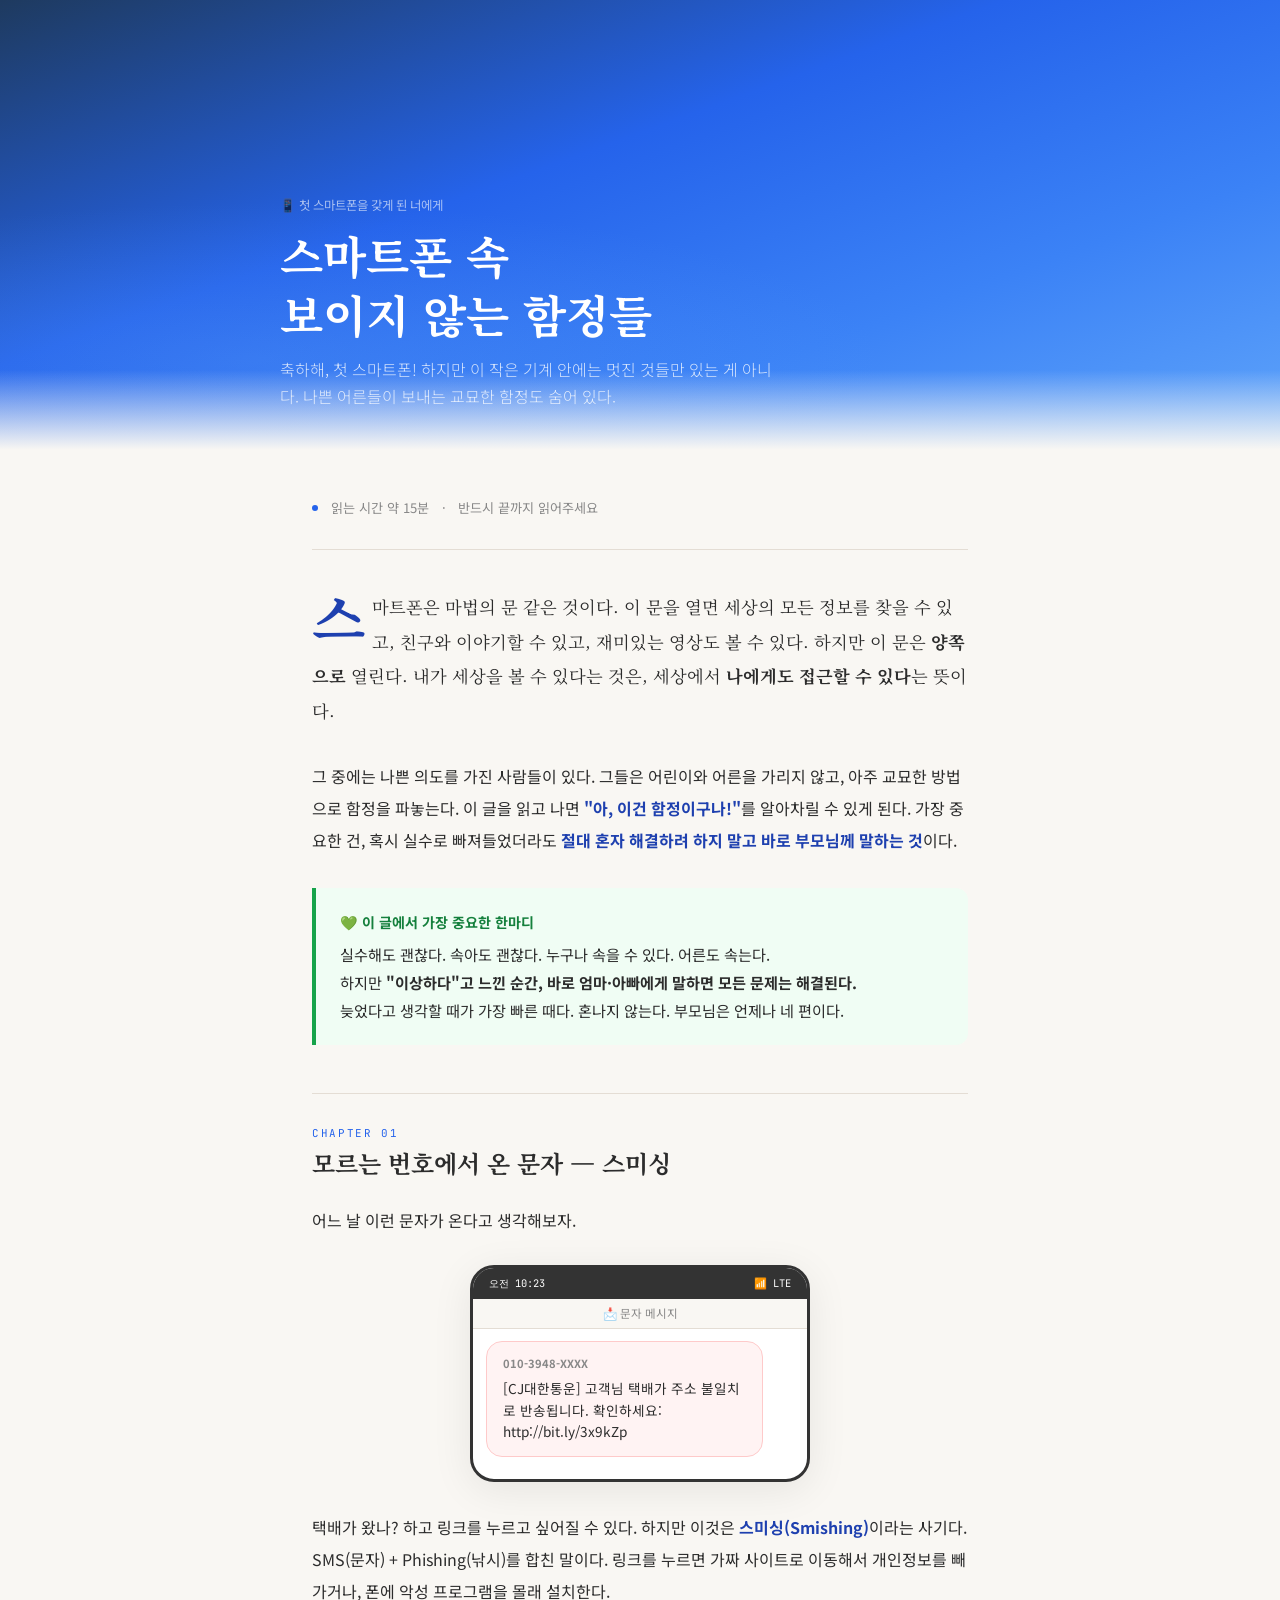
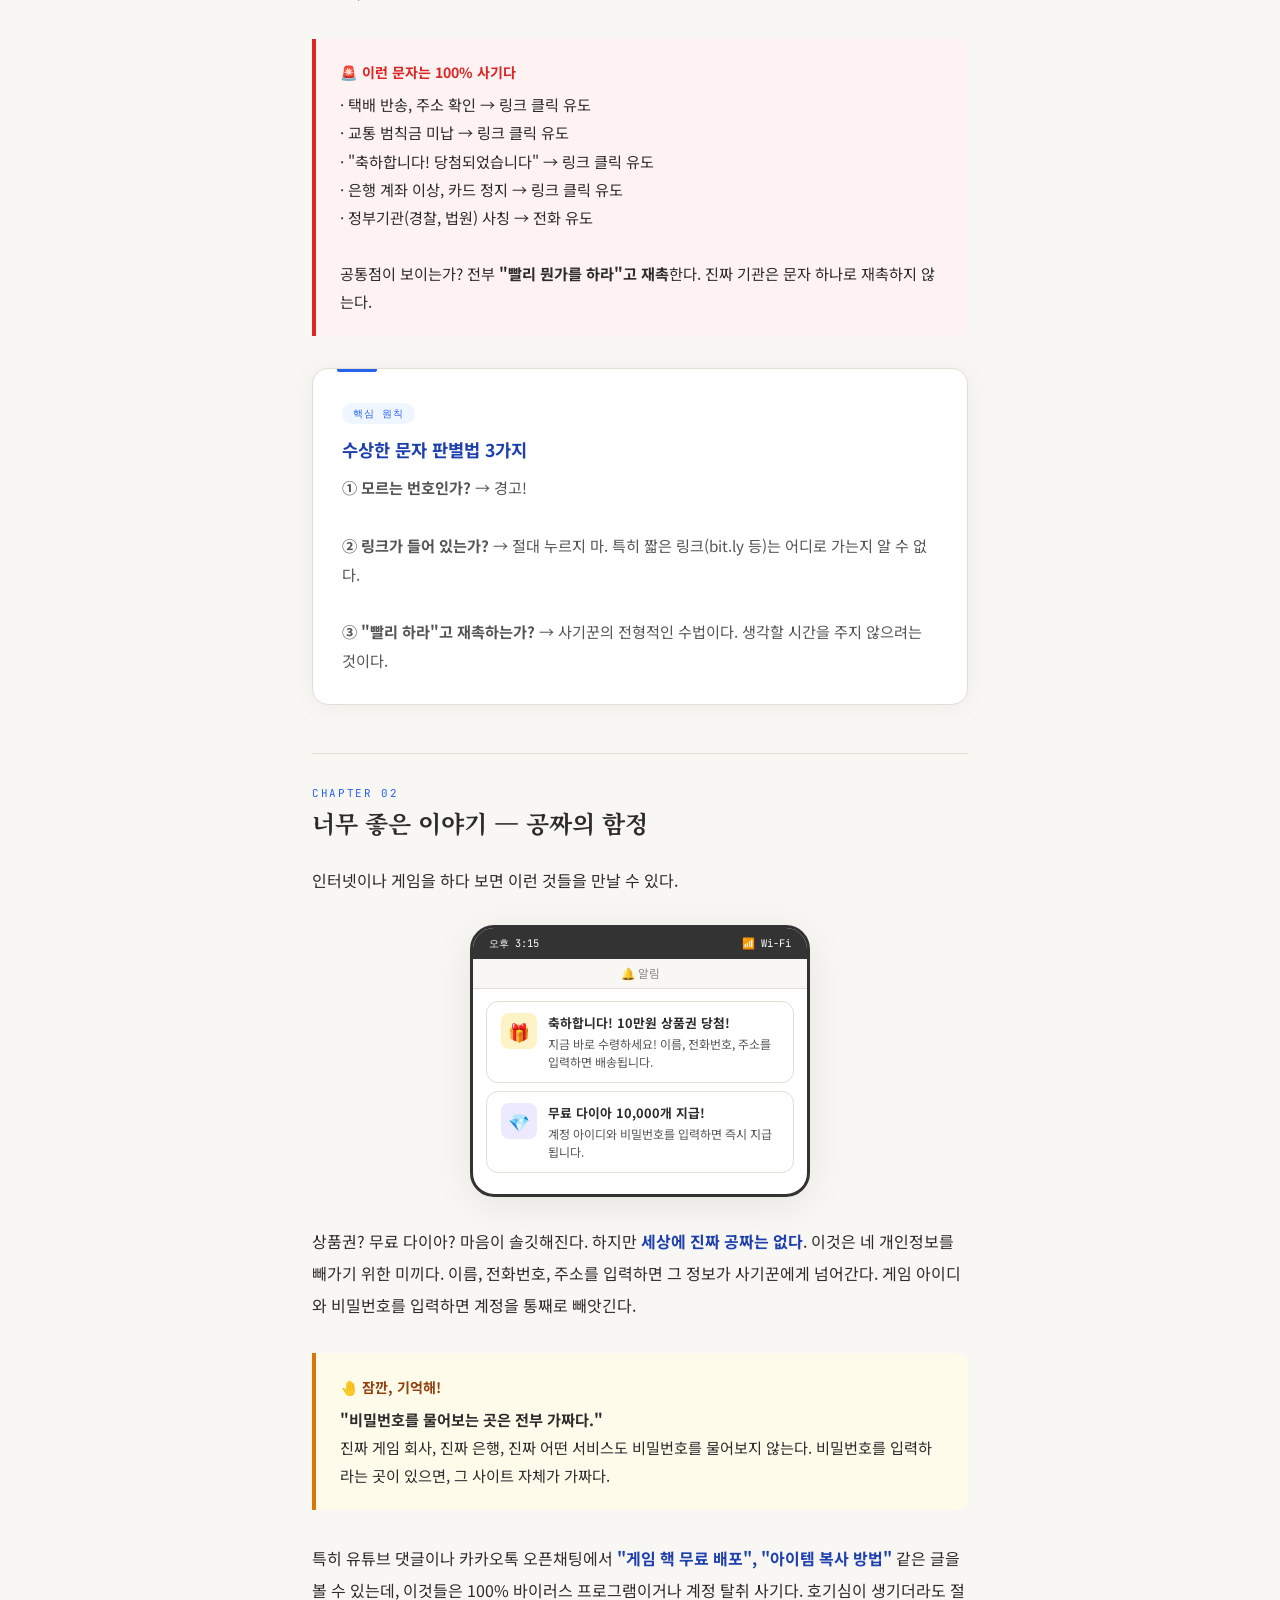
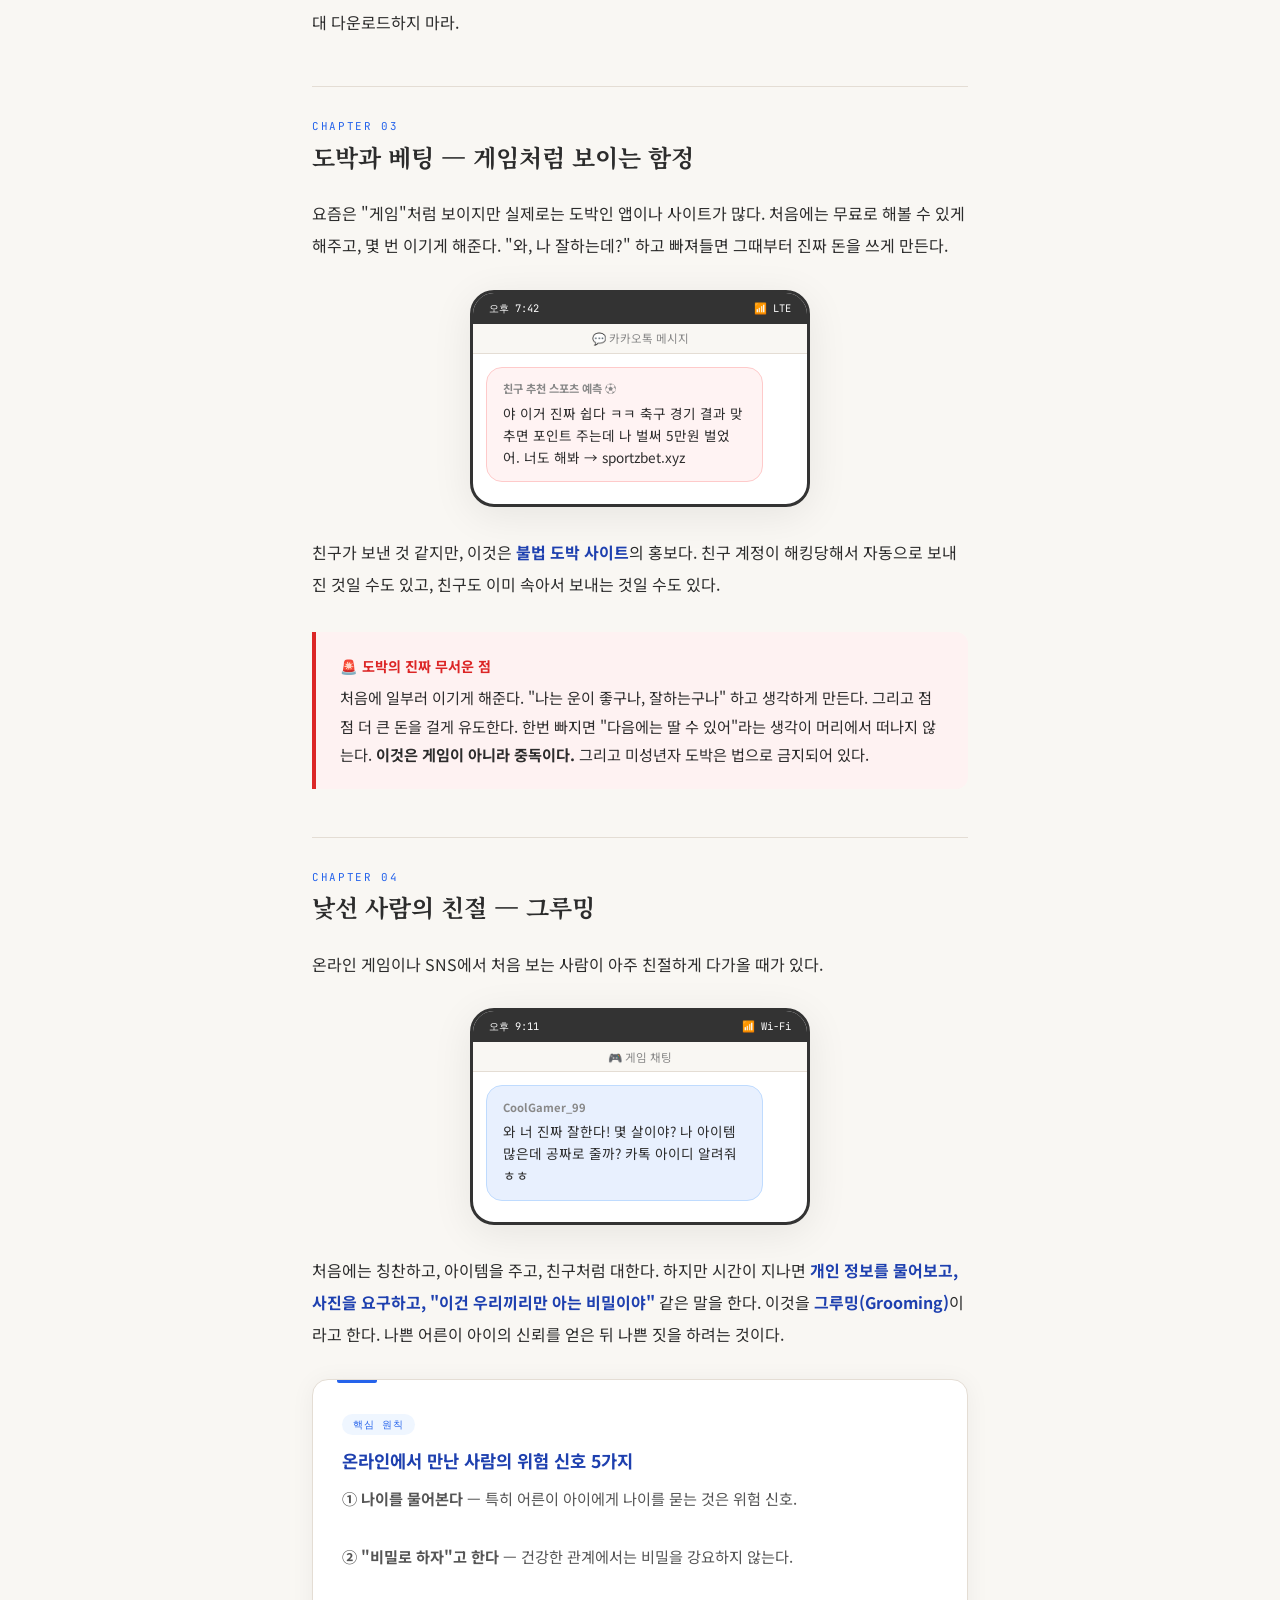
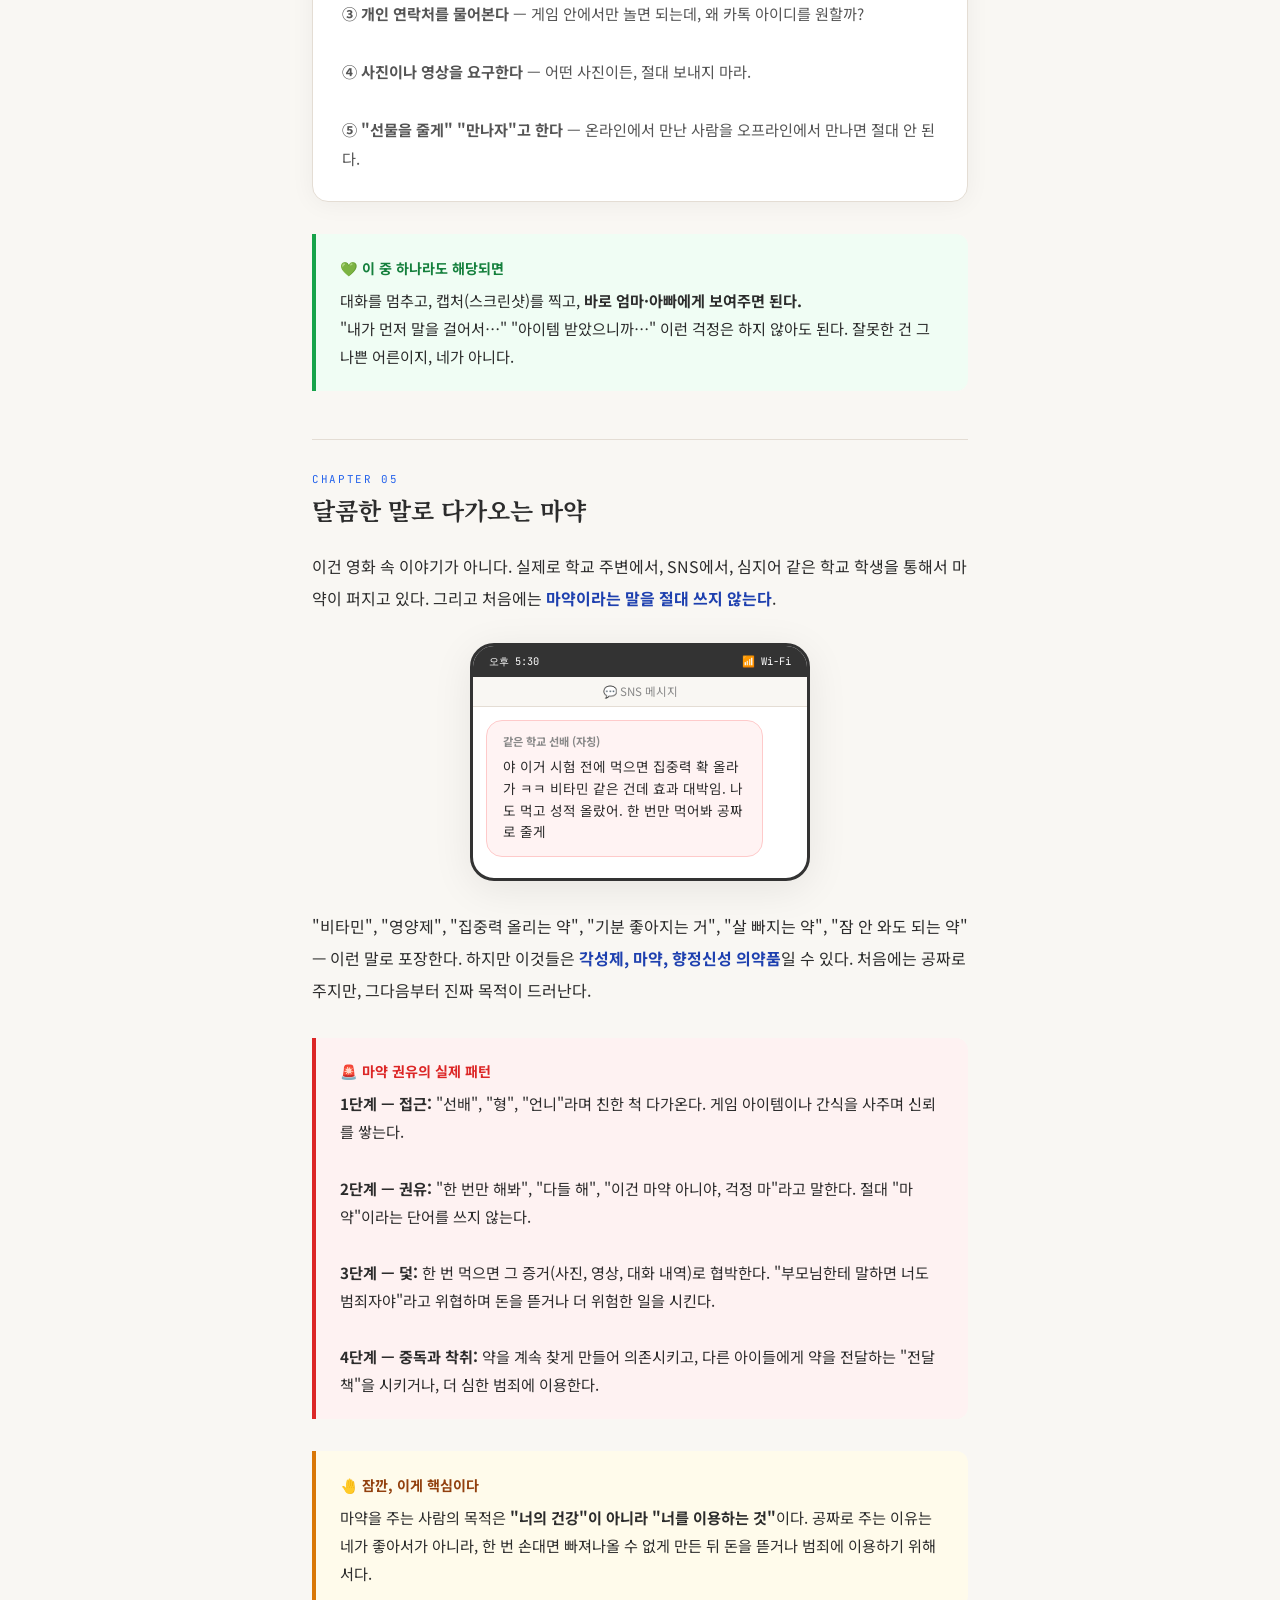
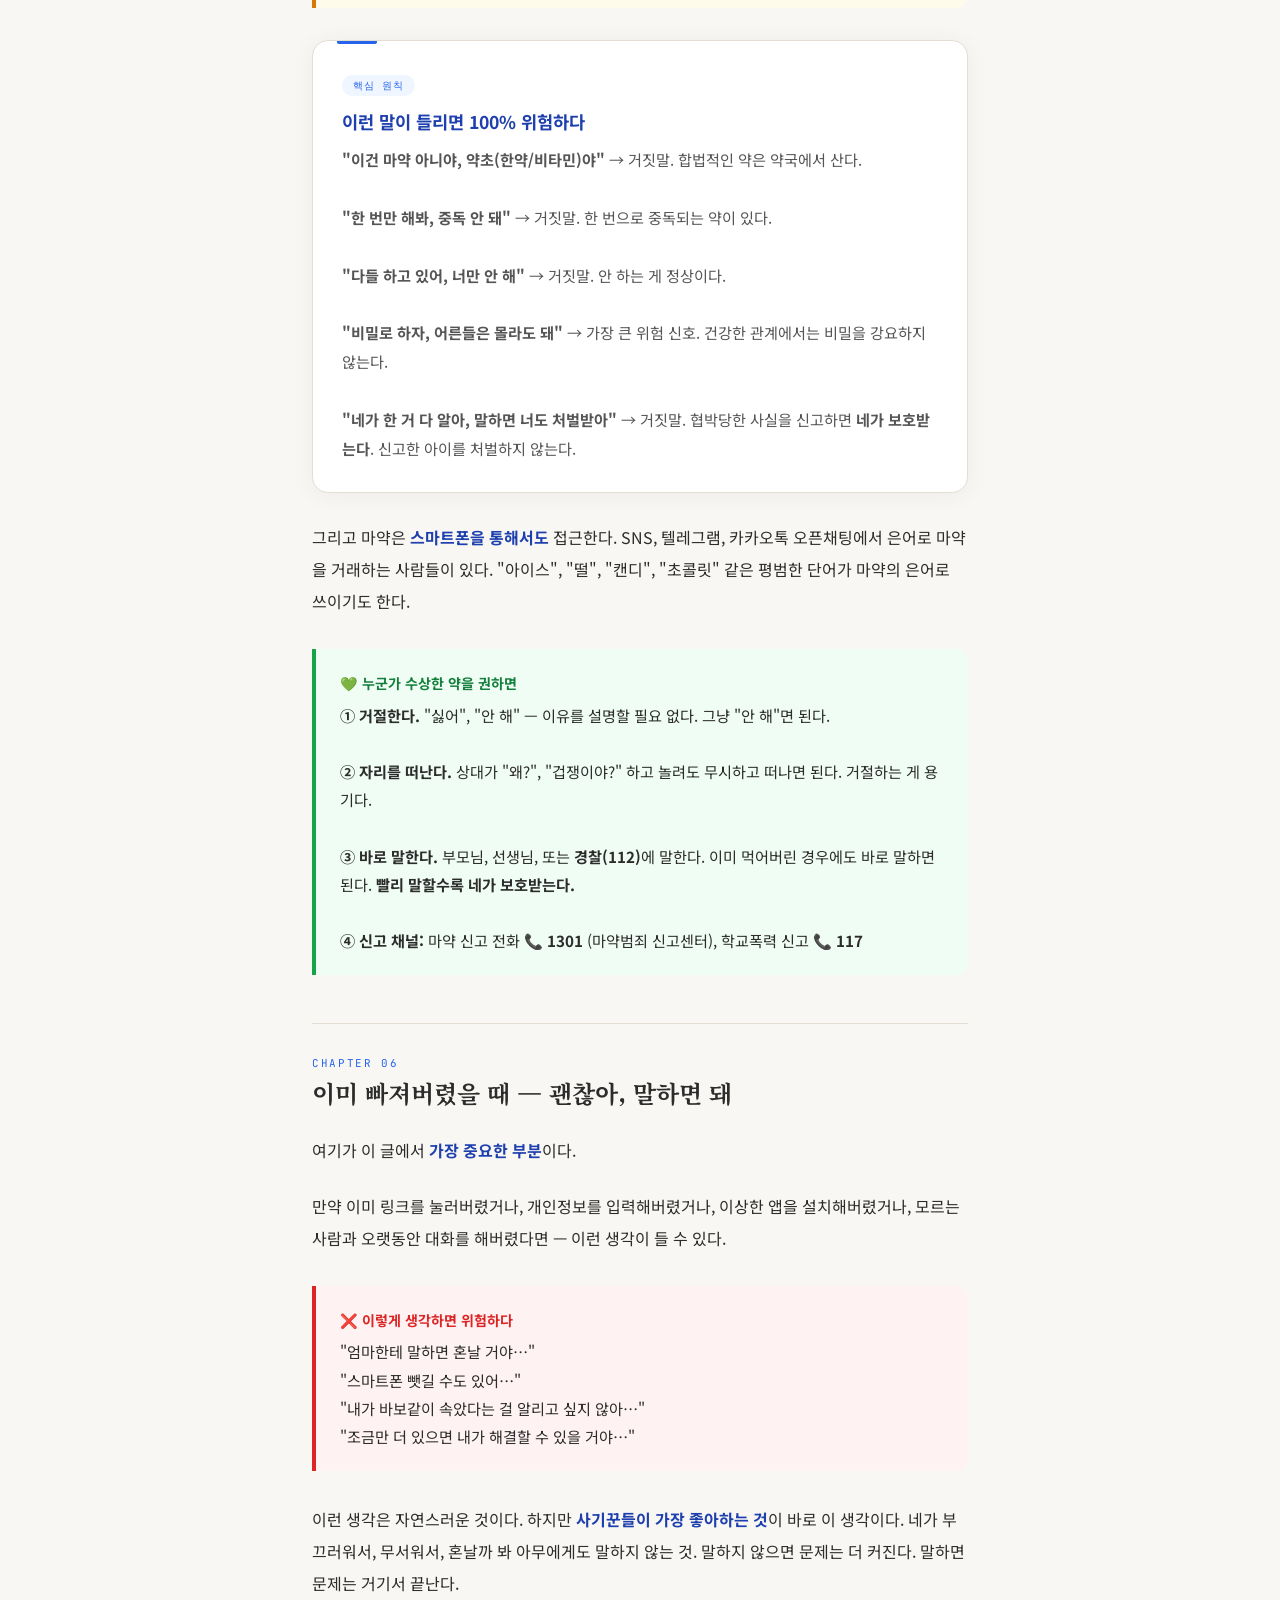
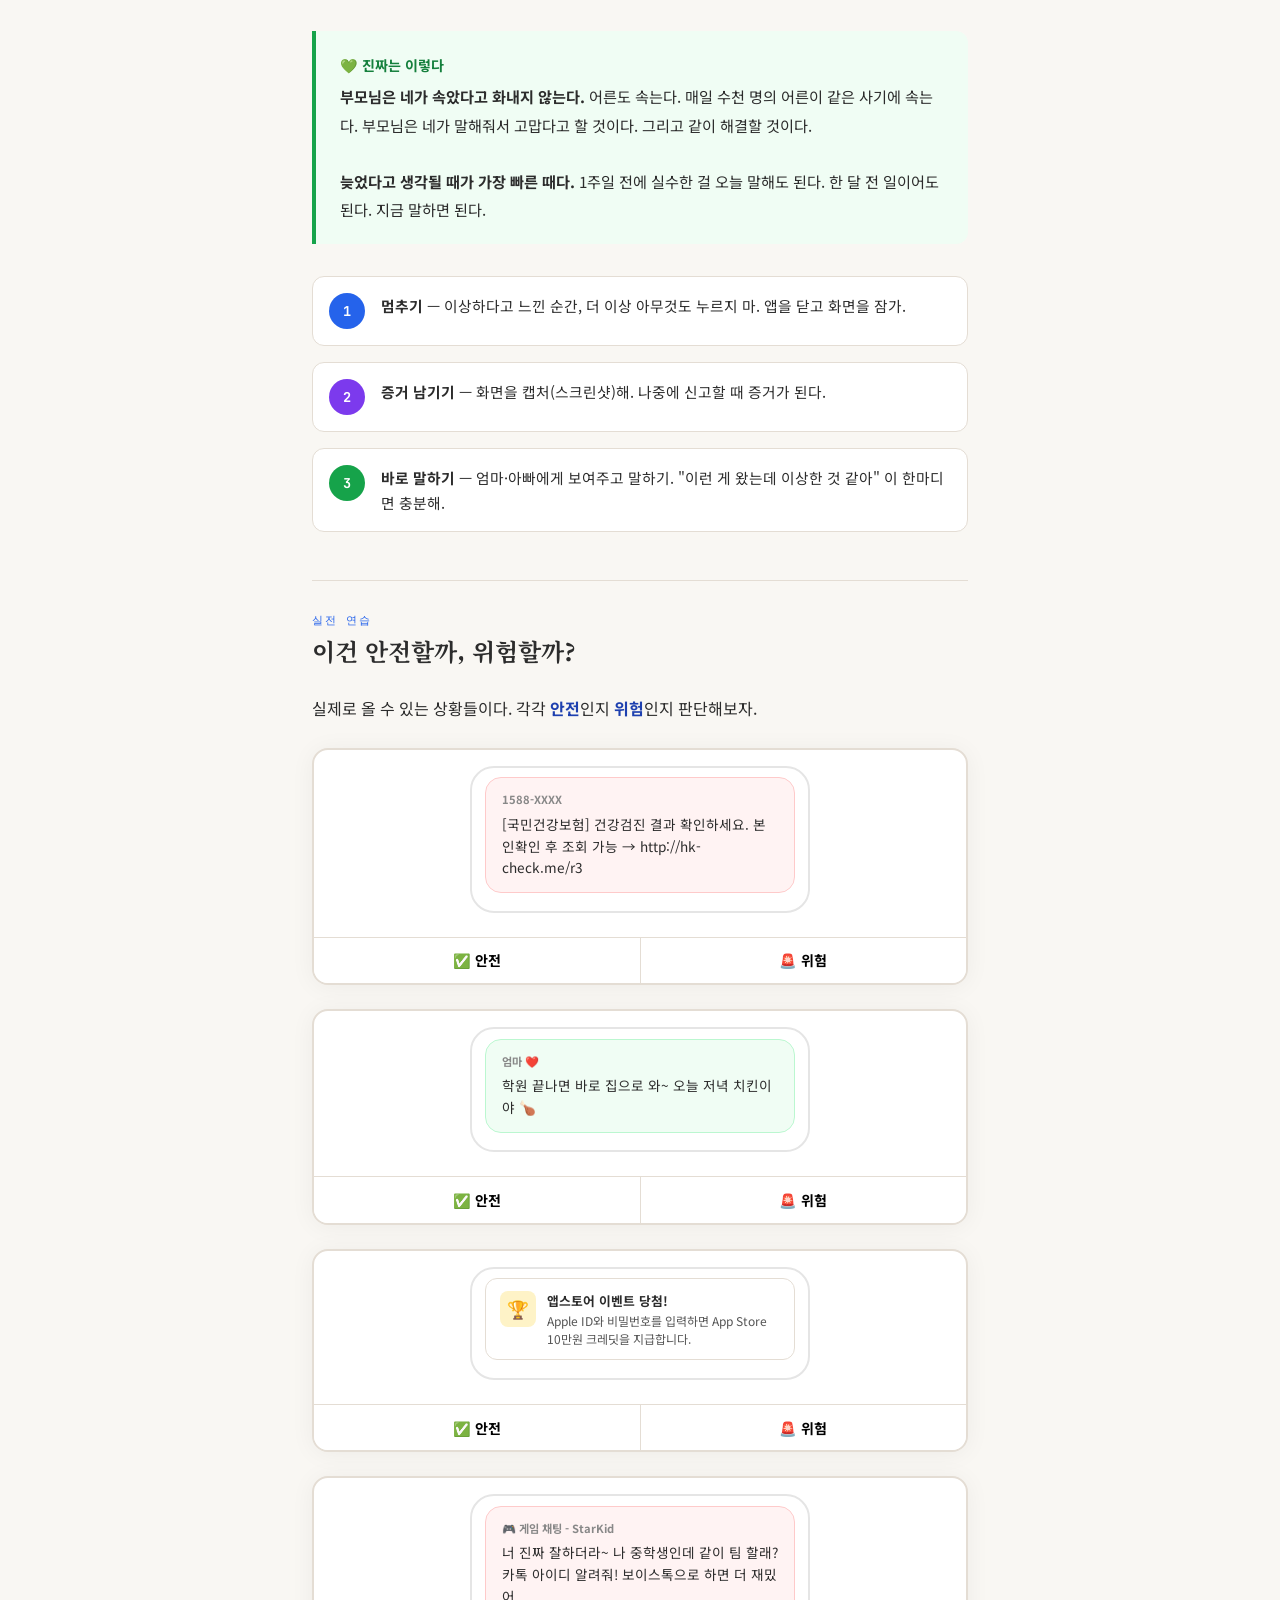
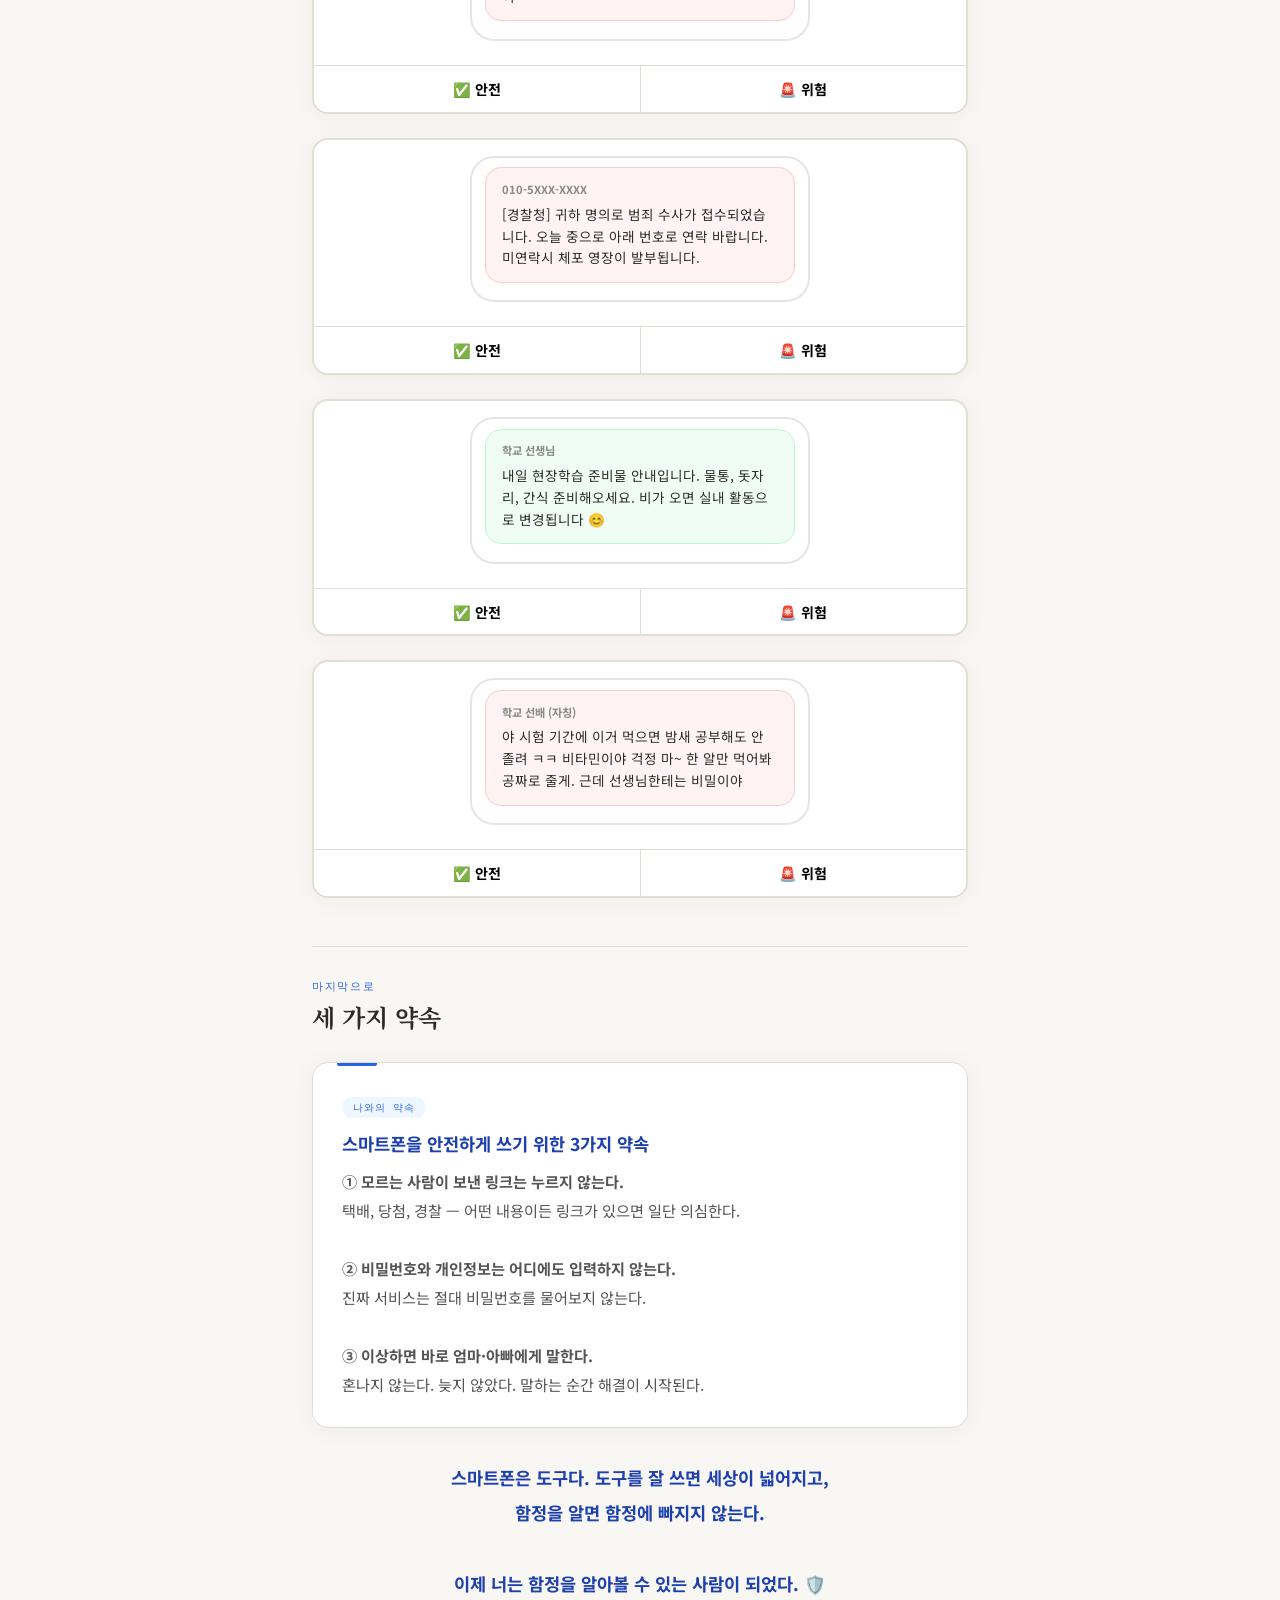
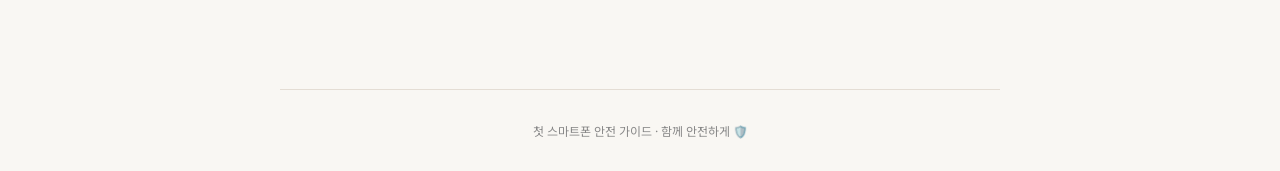
<file: guides/smartphone-safety.html>
<!DOCTYPE html>
<html lang="ko">
<head>
<meta charset="UTF-8">
<meta name="viewport" content="width=device-width, initial-scale=1.0">
<title>첫 스마트폰 안전 가이드</title>
<link rel="preconnect" href="https://fonts.googleapis.com">
<link href="https://fonts.googleapis.com/css2?family=Noto+Sans+KR:wght@300;400;500;700;900&family=Noto+Serif+KR:wght@400;700&family=JetBrains+Mono:wght@400;600&display=swap" rel="stylesheet">
<style>
:root{--ink:#2c2c2c;--ink-light:#555;--ink-faint:#888;--paper:#f9f7f3;--card:#fff;--blue:#2563eb;--blue-deep:#1e40af;--blue-soft:#eff6ff;--green:#16a34a;--green-deep:#15803d;--green-soft:#f0fdf4;--coral:#dc2626;--coral-soft:#fef2f2;--gold:#d97706;--gold-soft:#fffbeb;--violet:#7c3aed;--violet-soft:#f5f3ff;--pink:#ec4899;--border:#e4ddd4;--shadow:0 2px 24px rgba(0,0,0,.05);--shadow-lg:0 8px 40px rgba(0,0,0,.08);--radius:16px}
*{margin:0;padding:0;box-sizing:border-box}
body{font-family:'Noto Sans KR',sans-serif;background:var(--paper);color:var(--ink);-webkit-font-smoothing:antialiased}

.hero{position:relative;min-height:50vh;display:flex;align-items:flex-end;padding:3rem 2rem 2.5rem;overflow:hidden;background:linear-gradient(160deg,#1e3a5f 0%,#2563eb 40%,#3b82f6 70%,#60a5fa 100%)}
.hero::before{content:'';position:absolute;inset:0;background:radial-gradient(ellipse 70% 50% at 20% 80%,rgba(96,165,250,.25) 0%,transparent 70%)}
.hero::after{content:'';position:absolute;bottom:0;left:0;right:0;height:80px;background:linear-gradient(to top,var(--paper) 0%,transparent 100%)}
.hero-content{max-width:720px;margin:0 auto;position:relative;z-index:1;color:#fff;width:100%}
.hero-meta{font-size:.78rem;opacity:.6;margin-bottom:.8rem}
.hero h1{font-family:'Noto Serif KR',serif;font-size:clamp(1.8rem,5.5vw,2.8rem);font-weight:700;line-height:1.3;margin-bottom:.8rem}
.hero-desc{font-size:1rem;opacity:.8;font-weight:300;line-height:1.7;max-width:500px}

.content{max-width:720px;margin:0 auto;padding:2rem 2rem 4rem}
.reading-info{display:flex;align-items:center;gap:.8rem;padding:1rem 0 2rem;border-bottom:1px solid var(--border);margin-bottom:2.5rem;font-size:.82rem;color:var(--ink-faint)}
.reading-dot{width:6px;height:6px;background:var(--blue);border-radius:50%}

.story{font-family:'Noto Serif KR',serif;font-size:1.08rem;line-height:2;color:var(--ink);margin-bottom:2rem}
.story.first-para::first-letter{font-size:3.2em;float:left;line-height:.85;margin:.05em .12em 0 0;color:var(--blue-deep);font-weight:700}
.body-text{font-size:1rem;line-height:2;color:var(--ink);margin-bottom:1.5rem}
.body-text strong{color:var(--blue-deep);font-weight:700}

.section-header{margin:3rem 0 1.5rem;padding-top:2rem;border-top:1px solid var(--border)}
.section-number{font-family:'JetBrains Mono',monospace;font-size:.68rem;letter-spacing:.15em;text-transform:uppercase;color:var(--blue);margin-bottom:.4rem}
.section-title{font-family:'Noto Serif KR',serif;font-size:1.5rem;font-weight:700;color:var(--ink);line-height:1.4}

.concept{background:var(--card);border:1px solid var(--border);border-radius:var(--radius);padding:1.8rem;margin:1.8rem 0;box-shadow:var(--shadow);position:relative}
.concept::before{content:'';position:absolute;top:0;left:24px;width:40px;height:3px;background:var(--blue);border-radius:0 0 2px 2px}
.concept-badge{display:inline-block;font-family:'JetBrains Mono',monospace;font-size:.65rem;letter-spacing:.1em;text-transform:uppercase;color:var(--blue);background:var(--blue-soft);padding:.2rem .7rem;border-radius:100px;margin-bottom:.8rem}
.concept h3{font-size:1.1rem;font-weight:700;margin-bottom:.7rem;color:var(--blue-deep)}
.concept p{font-size:.95rem;line-height:1.9;color:var(--ink-light)}

.warn{background:var(--coral-soft);border-left:4px solid var(--coral);border-radius:0 12px 12px 0;padding:1.3rem 1.5rem;margin:2rem 0;font-size:.95rem;line-height:1.85}
.warn-label{font-weight:700;color:var(--coral);margin-bottom:.3rem;font-size:.88rem}
.safe{background:var(--green-soft);border-left:4px solid var(--green);border-radius:0 12px 12px 0;padding:1.3rem 1.5rem;margin:2rem 0;font-size:.95rem;line-height:1.85}
.safe-label{font-weight:700;color:var(--green-deep);margin-bottom:.3rem;font-size:.88rem}
.pause{background:var(--gold-soft);border-left:4px solid var(--gold);border-radius:0 12px 12px 0;padding:1.3rem 1.5rem;margin:2rem 0;font-size:.95rem;line-height:1.85}
.pause-label{font-weight:700;color:#92400e;margin-bottom:.3rem;font-size:.88rem}

/* ── PHONE MESSAGE SIM ── */
.phone-sim{max-width:340px;margin:1.8rem auto;border-radius:24px;overflow:hidden;border:3px solid #333;box-shadow:var(--shadow-lg);background:#fff}
.phone-top{background:#333;color:#fff;padding:.5rem 1rem;display:flex;justify-content:space-between;font-size:.65rem;font-family:'JetBrains Mono',monospace}
.phone-body{padding:.8rem;min-height:180px}
.phone-label{text-align:center;font-size:.72rem;color:var(--ink-faint);padding:.4rem;background:var(--paper);margin:-.8rem -.8rem .8rem;border-bottom:1px solid var(--border)}

/* SMS style */
.sms{background:#f0f0f0;border-radius:16px;padding:.8rem 1rem;margin-bottom:.5rem;font-size:.85rem;line-height:1.6;position:relative;max-width:90%}
.sms .sender{font-size:.7rem;font-weight:700;color:var(--ink-faint);margin-bottom:.3rem}
.sms a{color:var(--blue);text-decoration:underline}
.sms.scam{background:#fff3f3;border:1px solid #fecaca}
.sms.real{background:#f0fdf4;border:1px solid #bbf7d0}

/* Notification style */
.notif{background:var(--card);border:1px solid var(--border);border-radius:12px;padding:.7rem .9rem;margin-bottom:.5rem;display:flex;gap:.7rem;align-items:flex-start}
.notif-icon{width:36px;height:36px;border-radius:8px;display:flex;align-items:center;justify-content:center;font-size:1.1rem;flex-shrink:0}
.notif-body{flex:1}
.notif-title{font-size:.8rem;font-weight:700;margin-bottom:.15rem}
.notif-text{font-size:.75rem;color:var(--ink-light);line-height:1.5}

/* Quiz cards for fake/real */
.judge-card{background:var(--card);border:2px solid var(--border);border-radius:var(--radius);overflow:hidden;margin:1.5rem 0;box-shadow:var(--shadow);transition:border-color .3s}
.judge-scenario{padding:1rem}
.judge-btns{display:flex;border-top:1px solid var(--border)}
.judge-btn{flex:1;padding:.8rem;text-align:center;font-family:inherit;font-size:.88rem;font-weight:700;cursor:pointer;border:none;background:var(--card);transition:all .2s}
.judge-btn:first-child{border-right:1px solid var(--border)}
.judge-btn.safe-btn:hover{background:var(--green-soft);color:var(--green)}
.judge-btn.danger-btn:hover{background:var(--coral-soft);color:var(--coral)}
.judge-btn:disabled{cursor:default;opacity:.5}
.judge-result{padding:.8rem 1rem;font-size:.85rem;line-height:1.7;display:none;border-top:1px solid var(--border)}
.judge-result.show{display:block}
.judge-result.correct{background:var(--green-soft);color:#166534}
.judge-result.wrong{background:var(--coral-soft);color:#991b1b}
.judge-card.answered-safe{border-color:var(--green)}
.judge-card.answered-danger{border-color:var(--coral)}

/* Steps */
.action-steps{margin:1.5rem 0}
.action-step{display:flex;gap:1rem;align-items:flex-start;margin-bottom:1rem;padding:1rem;background:var(--card);border:1px solid var(--border);border-radius:12px}
.step-num{width:36px;height:36px;border-radius:50%;display:flex;align-items:center;justify-content:center;font-family:'JetBrains Mono',monospace;font-size:.85rem;font-weight:700;color:#fff;flex-shrink:0}
.step-text{flex:1;font-size:.92rem;line-height:1.7}
.step-text strong{color:var(--ink)}

.page-footer{max-width:720px;margin:0 auto;padding:2rem;text-align:center;font-size:.75rem;color:var(--ink-faint);border-top:1px solid var(--border)}
.scroll-progress{position:fixed;top:0;left:0;width:0%;height:3px;background:linear-gradient(90deg,var(--blue-deep),var(--blue));z-index:100;transition:width .1s}
@media(max-width:600px){.hero{min-height:42vh;padding:2rem 1.2rem}.content{padding:1.5rem 1.2rem 3rem}.section-title{font-size:1.25rem}.phone-sim{max-width:100%}}
</style>
</head>
<body>
<div class="scroll-progress" id="scrollProgress"></div>

<header class="hero">
  <div class="hero-content">
    <div class="hero-meta">📱 첫 스마트폰을 갖게 된 너에게</div>
    <h1>스마트폰 속<br>보이지 않는 함정들</h1>
    <p class="hero-desc">축하해, 첫 스마트폰! 하지만 이 작은 기계 안에는 멋진 것들만 있는 게 아니다. 나쁜 어른들이 보내는 교묘한 함정도 숨어 있다.</p>
  </div>
</header>

<article class="content">
  <div class="reading-info"><span class="reading-dot"></span><span>읽는 시간 약 15분</span><span>·</span><span>반드시 끝까지 읽어주세요</span></div>

  <!-- ━━━ INTRO ━━━ -->
  <p class="story first-para">스마트폰은 마법의 문 같은 것이다. 이 문을 열면 세상의 모든 정보를 찾을 수 있고, 친구와 이야기할 수 있고, 재미있는 영상도 볼 수 있다. 하지만 이 문은 <strong>양쪽으로</strong> 열린다. 내가 세상을 볼 수 있다는 것은, 세상에서 <strong>나에게도 접근할 수 있다</strong>는 뜻이다.</p>

  <p class="body-text">그 중에는 나쁜 의도를 가진 사람들이 있다. 그들은 어린이와 어른을 가리지 않고, 아주 교묘한 방법으로 함정을 파놓는다. 이 글을 읽고 나면 <strong>"아, 이건 함정이구나!"</strong>를 알아차릴 수 있게 된다. 가장 중요한 건, 혹시 실수로 빠져들었더라도 <strong>절대 혼자 해결하려 하지 말고 바로 부모님께 말하는 것</strong>이다.</p>

  <div class="safe">
    <div class="safe-label">💚 이 글에서 가장 중요한 한마디</div>
    실수해도 괜찮다. 속아도 괜찮다. 누구나 속을 수 있다. 어른도 속는다.<br>
    하지만 <strong>"이상하다"고 느낀 순간, 바로 엄마·아빠에게 말하면 모든 문제는 해결된다.</strong><br>
    늦었다고 생각할 때가 가장 빠른 때다. 혼나지 않는다. 부모님은 언제나 네 편이다.
  </div>

  <!-- ━━━ CHAPTER 1 ━━━ -->
  <div class="section-header">
    <div class="section-number">Chapter 01</div>
    <h2 class="section-title">모르는 번호에서 온 문자 — 스미싱</h2>
  </div>

  <p class="body-text">어느 날 이런 문자가 온다고 생각해보자.</p>

  <div class="phone-sim">
    <div class="phone-top"><span>오전 10:23</span><span>📶 LTE</span></div>
    <div class="phone-body">
      <div class="phone-label">📩 문자 메시지</div>
      <div class="sms scam">
        <div class="sender">010-3948-XXXX</div>
        [CJ대한통운] 고객님 택배가 주소 불일치로 반송됩니다. 확인하세요: http://bit.ly/3x9kZp
      </div>
    </div>
  </div>

  <p class="body-text">택배가 왔나? 하고 링크를 누르고 싶어질 수 있다. 하지만 이것은 <strong>스미싱(Smishing)</strong>이라는 사기다. SMS(문자) + Phishing(낚시)를 합친 말이다. 링크를 누르면 가짜 사이트로 이동해서 개인정보를 빼가거나, 폰에 악성 프로그램을 몰래 설치한다.</p>

  <div class="warn">
    <div class="warn-label">🚨 이런 문자는 100% 사기다</div>
    · 택배 반송, 주소 확인 → 링크 클릭 유도<br>
    · 교통 범칙금 미납 → 링크 클릭 유도<br>
    · "축하합니다! 당첨되었습니다" → 링크 클릭 유도<br>
    · 은행 계좌 이상, 카드 정지 → 링크 클릭 유도<br>
    · 정부기관(경찰, 법원) 사칭 → 전화 유도<br><br>
    공통점이 보이는가? 전부 <strong>"빨리 뭔가를 하라"고 재촉</strong>한다. 진짜 기관은 문자 하나로 재촉하지 않는다.
  </div>

  <div class="concept">
    <span class="concept-badge">핵심 원칙</span>
    <h3>수상한 문자 판별법 3가지</h3>
    <p>
      <strong>① 모르는 번호인가?</strong> → 경고!<br><br>
      <strong>② 링크가 들어 있는가?</strong> → 절대 누르지 마. 특히 짧은 링크(bit.ly 등)는 어디로 가는지 알 수 없다.<br><br>
      <strong>③ "빨리 하라"고 재촉하는가?</strong> → 사기꾼의 전형적인 수법이다. 생각할 시간을 주지 않으려는 것이다.
    </p>
  </div>

  <!-- ━━━ CHAPTER 2 ━━━ -->
  <div class="section-header">
    <div class="section-number">Chapter 02</div>
    <h2 class="section-title">너무 좋은 이야기 — 공짜의 함정</h2>
  </div>

  <p class="body-text">인터넷이나 게임을 하다 보면 이런 것들을 만날 수 있다.</p>

  <div class="phone-sim">
    <div class="phone-top"><span>오후 3:15</span><span>📶 Wi-Fi</span></div>
    <div class="phone-body">
      <div class="phone-label">🔔 알림</div>
      <div class="notif">
        <div class="notif-icon" style="background:#fef3c7">🎁</div>
        <div class="notif-body">
          <div class="notif-title">축하합니다! 10만원 상품권 당첨!</div>
          <div class="notif-text">지금 바로 수령하세요! 이름, 전화번호, 주소를 입력하면 배송됩니다.</div>
        </div>
      </div>
      <div class="notif" style="margin-top:.5rem">
        <div class="notif-icon" style="background:#ede9fe">💎</div>
        <div class="notif-body">
          <div class="notif-title">무료 다이아 10,000개 지급!</div>
          <div class="notif-text">계정 아이디와 비밀번호를 입력하면 즉시 지급됩니다.</div>
        </div>
      </div>
    </div>
  </div>

  <p class="body-text">상품권? 무료 다이아? 마음이 솔깃해진다. 하지만 <strong>세상에 진짜 공짜는 없다</strong>. 이것은 네 개인정보를 빼가기 위한 미끼다. 이름, 전화번호, 주소를 입력하면 그 정보가 사기꾼에게 넘어간다. 게임 아이디와 비밀번호를 입력하면 계정을 통째로 빼앗긴다.</p>

  <div class="pause">
    <div class="pause-label">🤚 잠깐, 기억해!</div>
    <strong>"비밀번호를 물어보는 곳은 전부 가짜다."</strong><br>
    진짜 게임 회사, 진짜 은행, 진짜 어떤 서비스도 비밀번호를 물어보지 않는다. 비밀번호를 입력하라는 곳이 있으면, 그 사이트 자체가 가짜다.
  </div>

  <p class="body-text">특히 유튜브 댓글이나 카카오톡 오픈채팅에서 <strong>"게임 핵 무료 배포", "아이템 복사 방법"</strong> 같은 글을 볼 수 있는데, 이것들은 100% 바이러스 프로그램이거나 계정 탈취 사기다. 호기심이 생기더라도 절대 다운로드하지 마라.</p>

  <!-- ━━━ CHAPTER 3 ━━━ -->
  <div class="section-header">
    <div class="section-number">Chapter 03</div>
    <h2 class="section-title">도박과 베팅 — 게임처럼 보이는 함정</h2>
  </div>

  <p class="body-text">요즘은 "게임"처럼 보이지만 실제로는 도박인 앱이나 사이트가 많다. 처음에는 무료로 해볼 수 있게 해주고, 몇 번 이기게 해준다. "와, 나 잘하는데?" 하고 빠져들면 그때부터 진짜 돈을 쓰게 만든다.</p>

  <div class="phone-sim">
    <div class="phone-top"><span>오후 7:42</span><span>📶 LTE</span></div>
    <div class="phone-body">
      <div class="phone-label">💬 카카오톡 메시지</div>
      <div class="sms scam">
        <div class="sender">친구 추천 스포츠 예측 ⚽</div>
        야 이거 진짜 쉽다 ㅋㅋ 축구 경기 결과 맞추면 포인트 주는데 나 벌써 5만원 벌었어. 너도 해봐 → sportzbet.xyz
      </div>
    </div>
  </div>

  <p class="body-text">친구가 보낸 것 같지만, 이것은 <strong>불법 도박 사이트</strong>의 홍보다. 친구 계정이 해킹당해서 자동으로 보내진 것일 수도 있고, 친구도 이미 속아서 보내는 것일 수도 있다.</p>

  <div class="warn">
    <div class="warn-label">🚨 도박의 진짜 무서운 점</div>
    처음에 일부러 이기게 해준다. "나는 운이 좋구나, 잘하는구나" 하고 생각하게 만든다. 그리고 점점 더 큰 돈을 걸게 유도한다. 한번 빠지면 "다음에는 딸 수 있어"라는 생각이 머리에서 떠나지 않는다. <strong>이것은 게임이 아니라 중독이다.</strong> 그리고 미성년자 도박은 법으로 금지되어 있다.
  </div>

  <!-- ━━━ CHAPTER 4 ━━━ -->
  <div class="section-header">
    <div class="section-number">Chapter 04</div>
    <h2 class="section-title">낯선 사람의 친절 — 그루밍</h2>
  </div>

  <p class="body-text">온라인 게임이나 SNS에서 처음 보는 사람이 아주 친절하게 다가올 때가 있다.</p>

  <div class="phone-sim">
    <div class="phone-top"><span>오후 9:11</span><span>📶 Wi-Fi</span></div>
    <div class="phone-body">
      <div class="phone-label">🎮 게임 채팅</div>
      <div class="sms" style="background:#e8f0fe;border:1px solid #bfdbfe">
        <div class="sender">CoolGamer_99</div>
        와 너 진짜 잘한다! 몇 살이야? 나 아이템 많은데 공짜로 줄까? 카톡 아이디 알려줘 ㅎㅎ
      </div>
    </div>
  </div>

  <p class="body-text">처음에는 칭찬하고, 아이템을 주고, 친구처럼 대한다. 하지만 시간이 지나면 <strong>개인 정보를 물어보고, 사진을 요구하고, "이건 우리끼리만 아는 비밀이야"</strong> 같은 말을 한다. 이것을 <strong>그루밍(Grooming)</strong>이라고 한다. 나쁜 어른이 아이의 신뢰를 얻은 뒤 나쁜 짓을 하려는 것이다.</p>

  <div class="concept">
    <span class="concept-badge">핵심 원칙</span>
    <h3>온라인에서 만난 사람의 위험 신호 5가지</h3>
    <p>
      <strong>① 나이를 물어본다</strong> — 특히 어른이 아이에게 나이를 묻는 것은 위험 신호.<br><br>
      <strong>② "비밀로 하자"고 한다</strong> — 건강한 관계에서는 비밀을 강요하지 않는다.<br><br>
      <strong>③ 개인 연락처를 물어본다</strong> — 게임 안에서만 놀면 되는데, 왜 카톡 아이디를 원할까?<br><br>
      <strong>④ 사진이나 영상을 요구한다</strong> — 어떤 사진이든, 절대 보내지 마라.<br><br>
      <strong>⑤ "선물을 줄게" "만나자"고 한다</strong> — 온라인에서 만난 사람을 오프라인에서 만나면 절대 안 된다.
    </p>
  </div>

  <div class="safe">
    <div class="safe-label">💚 이 중 하나라도 해당되면</div>
    대화를 멈추고, 캡처(스크린샷)를 찍고, <strong>바로 엄마·아빠에게 보여주면 된다.</strong><br>
    "내가 먼저 말을 걸어서…" "아이템 받았으니까…" 이런 걱정은 하지 않아도 된다. 잘못한 건 그 나쁜 어른이지, 네가 아니다.
  </div>

  <!-- ━━━ CHAPTER 5: DRUGS ━━━ -->
  <div class="section-header">
    <div class="section-number">Chapter 05</div>
    <h2 class="section-title">달콤한 말로 다가오는 마약</h2>
  </div>

  <p class="body-text">이건 영화 속 이야기가 아니다. 실제로 학교 주변에서, SNS에서, 심지어 같은 학교 학생을 통해서 마약이 퍼지고 있다. 그리고 처음에는 <strong>마약이라는 말을 절대 쓰지 않는다</strong>.</p>

  <div class="phone-sim">
    <div class="phone-top"><span>오후 5:30</span><span>📶 Wi-Fi</span></div>
    <div class="phone-body">
      <div class="phone-label">💬 SNS 메시지</div>
      <div class="sms scam">
        <div class="sender">같은 학교 선배 (자칭)</div>
        야 이거 시험 전에 먹으면 집중력 확 올라가 ㅋㅋ 비타민 같은 건데 효과 대박임. 나도 먹고 성적 올랐어. 한 번만 먹어봐 공짜로 줄게
      </div>
    </div>
  </div>

  <p class="body-text">"비타민", "영양제", "집중력 올리는 약", "기분 좋아지는 거", "살 빠지는 약", "잠 안 와도 되는 약" — 이런 말로 포장한다. 하지만 이것들은 <strong>각성제, 마약, 향정신성 의약품</strong>일 수 있다. 처음에는 공짜로 주지만, 그다음부터 진짜 목적이 드러난다.</p>

  <div class="warn">
    <div class="warn-label">🚨 마약 권유의 실제 패턴</div>
    <strong>1단계 — 접근:</strong> "선배", "형", "언니"라며 친한 척 다가온다. 게임 아이템이나 간식을 사주며 신뢰를 쌓는다.<br><br>
    <strong>2단계 — 권유:</strong> "한 번만 해봐", "다들 해", "이건 마약 아니야, 걱정 마"라고 말한다. 절대 "마약"이라는 단어를 쓰지 않는다.<br><br>
    <strong>3단계 — 덫:</strong> 한 번 먹으면 그 증거(사진, 영상, 대화 내역)로 협박한다. "부모님한테 말하면 너도 범죄자야"라고 위협하며 돈을 뜯거나 더 위험한 일을 시킨다.<br><br>
    <strong>4단계 — 중독과 착취:</strong> 약을 계속 찾게 만들어 의존시키고, 다른 아이들에게 약을 전달하는 "전달책"을 시키거나, 더 심한 범죄에 이용한다.
  </div>

  <div class="pause">
    <div class="pause-label">🤚 잠깐, 이게 핵심이다</div>
    마약을 주는 사람의 목적은 <strong>"너의 건강"이 아니라 "너를 이용하는 것"</strong>이다. 공짜로 주는 이유는 네가 좋아서가 아니라, 한 번 손대면 빠져나올 수 없게 만든 뒤 돈을 뜯거나 범죄에 이용하기 위해서다.
  </div>

  <div class="concept">
    <span class="concept-badge">핵심 원칙</span>
    <h3>이런 말이 들리면 100% 위험하다</h3>
    <p>
      <strong>"이건 마약 아니야, 약초(한약/비타민)야"</strong> → 거짓말. 합법적인 약은 약국에서 산다.<br><br>
      <strong>"한 번만 해봐, 중독 안 돼"</strong> → 거짓말. 한 번으로 중독되는 약이 있다.<br><br>
      <strong>"다들 하고 있어, 너만 안 해"</strong> → 거짓말. 안 하는 게 정상이다.<br><br>
      <strong>"비밀로 하자, 어른들은 몰라도 돼"</strong> → 가장 큰 위험 신호. 건강한 관계에서는 비밀을 강요하지 않는다.<br><br>
      <strong>"네가 한 거 다 알아, 말하면 너도 처벌받아"</strong> → 거짓말. 협박당한 사실을 신고하면 <strong>네가 보호받는다</strong>. 신고한 아이를 처벌하지 않는다.
    </p>
  </div>

  <p class="body-text">그리고 마약은 <strong>스마트폰을 통해서도</strong> 접근한다. SNS, 텔레그램, 카카오톡 오픈채팅에서 은어로 마약을 거래하는 사람들이 있다. "아이스", "떨", "캔디", "초콜릿" 같은 평범한 단어가 마약의 은어로 쓰이기도 한다.</p>

  <div class="safe">
    <div class="safe-label">💚 누군가 수상한 약을 권하면</div>
    <strong>① 거절한다.</strong> "싫어", "안 해" — 이유를 설명할 필요 없다. 그냥 "안 해"면 된다.<br><br>
    <strong>② 자리를 떠난다.</strong> 상대가 "왜?", "겁쟁이야?" 하고 놀려도 무시하고 떠나면 된다. 거절하는 게 용기다.<br><br>
    <strong>③ 바로 말한다.</strong> 부모님, 선생님, 또는 <strong>경찰(112)</strong>에 말한다. 이미 먹어버린 경우에도 바로 말하면 된다. <strong>빨리 말할수록 네가 보호받는다.</strong><br><br>
    <strong>④ 신고 채널:</strong> 마약 신고 전화 <strong>📞 1301</strong> (마약범죄 신고센터), 학교폭력 신고 <strong>📞 117</strong>
  </div>

  <!-- ━━━ CHAPTER 6 ━━━ -->
  <div class="section-header">
    <div class="section-number">Chapter 06</div>
    <h2 class="section-title">이미 빠져버렸을 때 — 괜찮아, 말하면 돼</h2>
  </div>

  <p class="body-text">여기가 이 글에서 <strong>가장 중요한 부분</strong>이다.</p>

  <p class="body-text">만약 이미 링크를 눌러버렸거나, 개인정보를 입력해버렸거나, 이상한 앱을 설치해버렸거나, 모르는 사람과 오랫동안 대화를 해버렸다면 — 이런 생각이 들 수 있다.</p>

  <div class="warn">
    <div class="warn-label">❌ 이렇게 생각하면 위험하다</div>
    "엄마한테 말하면 혼날 거야…"<br>
    "스마트폰 뺏길 수도 있어…"<br>
    "내가 바보같이 속았다는 걸 알리고 싶지 않아…"<br>
    "조금만 더 있으면 내가 해결할 수 있을 거야…"
  </div>

  <p class="body-text">이런 생각은 자연스러운 것이다. 하지만 <strong>사기꾼들이 가장 좋아하는 것</strong>이 바로 이 생각이다. 네가 부끄러워서, 무서워서, 혼날까 봐 아무에게도 말하지 않는 것. 말하지 않으면 문제는 더 커진다. 말하면 문제는 거기서 끝난다.</p>

  <div class="safe">
    <div class="safe-label">💚 진짜는 이렇다</div>
    <strong>부모님은 네가 속았다고 화내지 않는다.</strong> 어른도 속는다. 매일 수천 명의 어른이 같은 사기에 속는다. 부모님은 네가 말해줘서 고맙다고 할 것이다. 그리고 같이 해결할 것이다.<br><br>
    <strong>늦었다고 생각될 때가 가장 빠른 때다.</strong> 1주일 전에 실수한 걸 오늘 말해도 된다. 한 달 전 일이어도 된다. 지금 말하면 된다.
  </div>

  <div class="action-steps">
    <div class="action-step">
      <div class="step-num" style="background:var(--blue)">1</div>
      <div class="step-text"><strong>멈추기</strong> — 이상하다고 느낀 순간, 더 이상 아무것도 누르지 마. 앱을 닫고 화면을 잠가.</div>
    </div>
    <div class="action-step">
      <div class="step-num" style="background:var(--violet)">2</div>
      <div class="step-text"><strong>증거 남기기</strong> — 화면을 캡처(스크린샷)해. 나중에 신고할 때 증거가 된다.</div>
    </div>
    <div class="action-step">
      <div class="step-num" style="background:var(--green)">3</div>
      <div class="step-text"><strong>바로 말하기</strong> — 엄마·아빠에게 보여주고 말하기. "이런 게 왔는데 이상한 것 같아" 이 한마디면 충분해.</div>
    </div>
  </div>

  <!-- ━━━ QUIZ ━━━ -->
  <div class="section-header">
    <div class="section-number">실전 연습</div>
    <h2 class="section-title">이건 안전할까, 위험할까?</h2>
  </div>

  <p class="body-text">실제로 올 수 있는 상황들이다. 각각 <strong>안전</strong>인지 <strong>위험</strong>인지 판단해보자.</p>

  <!-- Scenario 1 -->
  <div class="judge-card" id="j1">
    <div class="judge-scenario">
      <div class="phone-sim" style="margin:0 auto .5rem;box-shadow:none;border:2px solid #e5e5e5">
        <div class="phone-body" style="min-height:auto;padding:.6rem .8rem">
          <div class="sms scam" style="max-width:100%">
            <div class="sender">1588-XXXX</div>
            [국민건강보험] 건강검진 결과 확인하세요. 본인확인 후 조회 가능 → http://hk-check.me/r3
          </div>
        </div>
      </div>
    </div>
    <div class="judge-btns">
      <button class="judge-btn safe-btn" onclick="judge('j1',false)">✅ 안전</button>
      <button class="judge-btn danger-btn" onclick="judge('j1',true)">🚨 위험</button>
    </div>
    <div class="judge-result" id="j1-r"></div>
  </div>

  <!-- Scenario 2 -->
  <div class="judge-card" id="j2">
    <div class="judge-scenario">
      <div class="phone-sim" style="margin:0 auto .5rem;box-shadow:none;border:2px solid #e5e5e5">
        <div class="phone-body" style="min-height:auto;padding:.6rem .8rem">
          <div class="sms real" style="max-width:100%">
            <div class="sender">엄마 ❤️</div>
            학원 끝나면 바로 집으로 와~ 오늘 저녁 치킨이야 🍗
          </div>
        </div>
      </div>
    </div>
    <div class="judge-btns">
      <button class="judge-btn safe-btn" onclick="judge('j2',true)">✅ 안전</button>
      <button class="judge-btn danger-btn" onclick="judge('j2',false)">🚨 위험</button>
    </div>
    <div class="judge-result" id="j2-r"></div>
  </div>

  <!-- Scenario 3 -->
  <div class="judge-card" id="j3">
    <div class="judge-scenario">
      <div class="phone-sim" style="margin:0 auto .5rem;box-shadow:none;border:2px solid #e5e5e5">
        <div class="phone-body" style="min-height:auto;padding:.6rem .8rem">
          <div class="notif">
            <div class="notif-icon" style="background:#fef3c7">🏆</div>
            <div class="notif-body">
              <div class="notif-title">앱스토어 이벤트 당첨!</div>
              <div class="notif-text">Apple ID와 비밀번호를 입력하면 App Store 10만원 크레딧을 지급합니다.</div>
            </div>
          </div>
        </div>
      </div>
    </div>
    <div class="judge-btns">
      <button class="judge-btn safe-btn" onclick="judge('j3',false)">✅ 안전</button>
      <button class="judge-btn danger-btn" onclick="judge('j3',true)">🚨 위험</button>
    </div>
    <div class="judge-result" id="j3-r"></div>
  </div>

  <!-- Scenario 4 -->
  <div class="judge-card" id="j4">
    <div class="judge-scenario">
      <div class="phone-sim" style="margin:0 auto .5rem;box-shadow:none;border:2px solid #e5e5e5">
        <div class="phone-body" style="min-height:auto;padding:.6rem .8rem">
          <div class="sms scam" style="max-width:100%">
            <div class="sender">🎮 게임 채팅 - StarKid</div>
            너 진짜 잘하더라~ 나 중학생인데 같이 팀 할래? 카톡 아이디 알려줘! 보이스톡으로 하면 더 재밌어
          </div>
        </div>
      </div>
    </div>
    <div class="judge-btns">
      <button class="judge-btn safe-btn" onclick="judge('j4',false)">✅ 안전</button>
      <button class="judge-btn danger-btn" onclick="judge('j4',true)">🚨 위험</button>
    </div>
    <div class="judge-result" id="j4-r"></div>
  </div>

  <!-- Scenario 5 -->
  <div class="judge-card" id="j5">
    <div class="judge-scenario">
      <div class="phone-sim" style="margin:0 auto .5rem;box-shadow:none;border:2px solid #e5e5e5">
        <div class="phone-body" style="min-height:auto;padding:.6rem .8rem">
          <div class="sms scam" style="max-width:100%">
            <div class="sender">010-5XXX-XXXX</div>
            [경찰청] 귀하 명의로 범죄 수사가 접수되었습니다. 오늘 중으로 아래 번호로 연락 바랍니다. 미연락시 체포 영장이 발부됩니다.
          </div>
        </div>
      </div>
    </div>
    <div class="judge-btns">
      <button class="judge-btn safe-btn" onclick="judge('j5',false)">✅ 안전</button>
      <button class="judge-btn danger-btn" onclick="judge('j5',true)">🚨 위험</button>
    </div>
    <div class="judge-result" id="j5-r"></div>
  </div>

  <!-- Scenario 6 -->
  <div class="judge-card" id="j6">
    <div class="judge-scenario">
      <div class="phone-sim" style="margin:0 auto .5rem;box-shadow:none;border:2px solid #e5e5e5">
        <div class="phone-body" style="min-height:auto;padding:.6rem .8rem">
          <div class="sms real" style="max-width:100%">
            <div class="sender">학교 선생님</div>
            내일 현장학습 준비물 안내입니다. 물통, 돗자리, 간식 준비해오세요. 비가 오면 실내 활동으로 변경됩니다 😊
          </div>
        </div>
      </div>
    </div>
    <div class="judge-btns">
      <button class="judge-btn safe-btn" onclick="judge('j6',true)">✅ 안전</button>
      <button class="judge-btn danger-btn" onclick="judge('j6',false)">🚨 위험</button>
    </div>
    <div class="judge-result" id="j6-r"></div>
  </div>

  <!-- Scenario 7: Drug -->
  <div class="judge-card" id="j7">
    <div class="judge-scenario">
      <div class="phone-sim" style="margin:0 auto .5rem;box-shadow:none;border:2px solid #e5e5e5">
        <div class="phone-body" style="min-height:auto;padding:.6rem .8rem">
          <div class="sms scam" style="max-width:100%">
            <div class="sender">학교 선배 (자칭)</div>
            야 시험 기간에 이거 먹으면 밤새 공부해도 안 졸려 ㅋㅋ 비타민이야 걱정 마~ 한 알만 먹어봐 공짜로 줄게. 근데 선생님한테는 비밀이야
          </div>
        </div>
      </div>
    </div>
    <div class="judge-btns">
      <button class="judge-btn safe-btn" onclick="judge('j7',false)">✅ 안전</button>
      <button class="judge-btn danger-btn" onclick="judge('j7',true)">🚨 위험</button>
    </div>
    <div class="judge-result" id="j7-r"></div>
  </div>

  <!-- ━━━ CLOSING ━━━ -->
  <div class="section-header">
    <div class="section-number">마지막으로</div>
    <h2 class="section-title">세 가지 약속</h2>
  </div>

  <div class="concept">
    <span class="concept-badge">나와의 약속</span>
    <h3>스마트폰을 안전하게 쓰기 위한 3가지 약속</h3>
    <p>
      <strong>① 모르는 사람이 보낸 링크는 누르지 않는다.</strong><br>
      택배, 당첨, 경찰 — 어떤 내용이든 링크가 있으면 일단 의심한다.<br><br>
      <strong>② 비밀번호와 개인정보는 어디에도 입력하지 않는다.</strong><br>
      진짜 서비스는 절대 비밀번호를 물어보지 않는다.<br><br>
      <strong>③ 이상하면 바로 엄마·아빠에게 말한다.</strong><br>
      혼나지 않는다. 늦지 않았다. 말하는 순간 해결이 시작된다.
    </p>
  </div>

  <p class="body-text" style="text-align:center;font-size:1.1rem;font-weight:700;color:var(--blue-deep);margin-top:2rem;">
    스마트폰은 도구다. 도구를 잘 쓰면 세상이 넓어지고,<br>
    함정을 알면 함정에 빠지지 않는다.<br><br>
    이제 너는 함정을 알아볼 수 있는 사람이 되었다. 🛡️
  </p>

</article>

<footer class="page-footer">
  첫 스마트폰 안전 가이드 · 함께 안전하게 🛡️
</footer>

<script>
window.addEventListener('scroll',()=>{const h=document.documentElement;document.getElementById('scrollProgress').style.width=(h.scrollTop/(h.scrollHeight-h.clientHeight))*100+'%'});

const judged={};
const explanations={
  j1:{danger:true,ok:'맞아! 이것은 스미싱이다. 건강보험공단은 이런 문자를 보내지 않는다. 링크(hk-check.me)도 공식 주소가 아니다. 진짜 건강검진 결과는 공식 앱이나 병원에서 확인한다.',no:'아쉽다! 이것은 스미싱(문자 사기)이다. 모르는 번호 + 링크 + 재촉 = 전형적인 사기 3요소가 전부 들어 있다.'},
  j2:{danger:false,ok:'맞아! 엄마가 보낸 문자다. 아는 사람이 보낸 일상적인 내용이고, 링크도 없고, 개인정보를 요구하지도 않는다. 치킨 먹으러 집에 가면 된다! 🍗',no:'이건 진짜 엄마의 문자다! 저장된 연락처에서 온 일상적인 내용이고, 링크도 없고, 뭔가를 요구하지도 않는다. 안전하다!'},
  j3:{danger:true,ok:'맞아! 비밀번호를 입력하라는 것 자체가 100% 사기의 증거다. Apple도 이런 식으로 비밀번호를 물어보지 않는다. 당첨 + 비밀번호 요구 = 완벽한 피싱이다.',no:'아쉽다! "비밀번호를 물어보는 곳은 전부 가짜"라는 원칙을 기억하자. 어떤 회사도 비밀번호를 요구하지 않는다.'},
  j4:{danger:true,ok:'맞아! 온라인에서 만난 사람이 나이를 물어보고, 개인 연락처를 요구하고, 직접 통화하자고 하는 것은 위험 신호 3개에 해당한다. 게임은 게임 안에서만!',no:'아쉽다! 이것은 그루밍의 전형적인 시작이다. 칭찬 → 개인 연락처 요구 → 직접 통화. 모르는 사람에게 카톡 아이디를 알려주면 안 된다.'},
  j5:{danger:true,ok:'맞아! 경찰은 문자로 "체포 영장"을 보내지 않는다. "오늘 중으로 연락하라"는 재촉도 전형적인 사기 수법이다. 진짜 수사가 있다면 직접 방문하거나 공식 절차를 밟는다.',no:'아쉽다! 이것은 전형적인 기관 사칭 사기다. 경찰, 검찰, 법원은 절대 문자로 "체포"를 예고하지 않는다. 무시하거나 부모님께 알리면 된다.'},
  j6:{danger:false,ok:'맞아! 학교 선생님이 보낸 안내 문자다. 링크 없고, 개인정보 요구 없고, 일상적인 학교 안내 내용이다. 물통이랑 돗자리 챙기자! 😊',no:'이건 안전한 문자다! 저장된 선생님 번호, 일상적인 학교 안내, 링크 없음 — 전부 안전 신호다.'},
  j7:{danger:true,ok:'맞아! 위험 신호가 가득하다. ① "비타민"이라며 정체를 숨기고 ② "공짜로 줄게"로 유인하고 ③ "선생님한테는 비밀"로 입막음한다. 이것은 마약 권유의 전형적인 3단계다. 비타민은 약국에서 사는 것이지, 선배가 몰래 주는 게 아니다.',no:'아쉽다! 이것은 매우 위험한 상황이다. "비타민이라고 포장 + 공짜 + 비밀 유지 강요" — 마약 권유의 전형적인 패턴이다. 합법적인 약이라면 비밀로 할 이유가 없다.'}
};

function judge(id,isDanger){
  if(judged[id])return;
  judged[id]=true;
  const card=document.getElementById(id);
  const result=document.getElementById(id+'-r');
  const info=explanations[id];
  const correct=isDanger===info.danger;

  card.querySelectorAll('.judge-btn').forEach(b=>b.disabled=true);
  card.classList.add(isDanger?'answered-danger':'answered-safe');

  result.className='judge-result show '+(correct?'correct':'wrong');
  result.textContent=(correct?'✅ ':'❌ ')+(correct?info.ok:info.no);
}
</script>
</body>
</html>
</file>
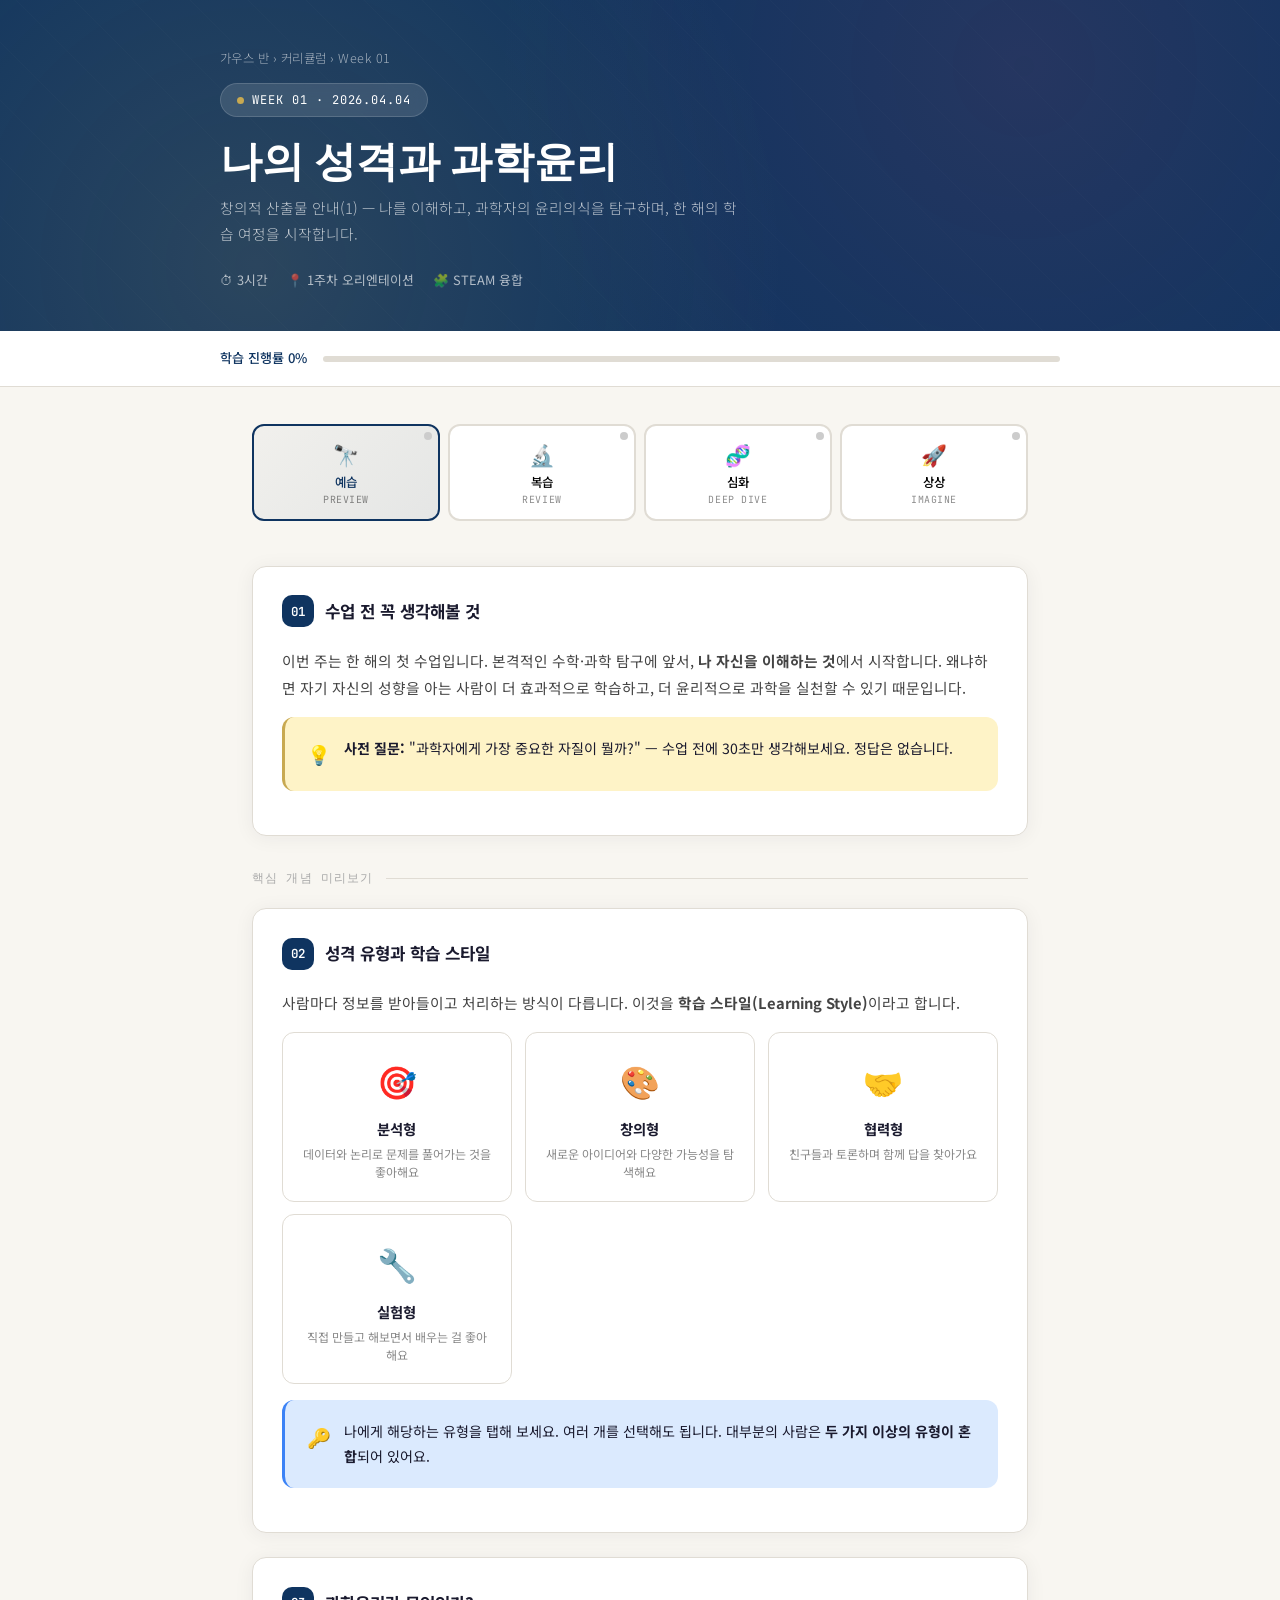
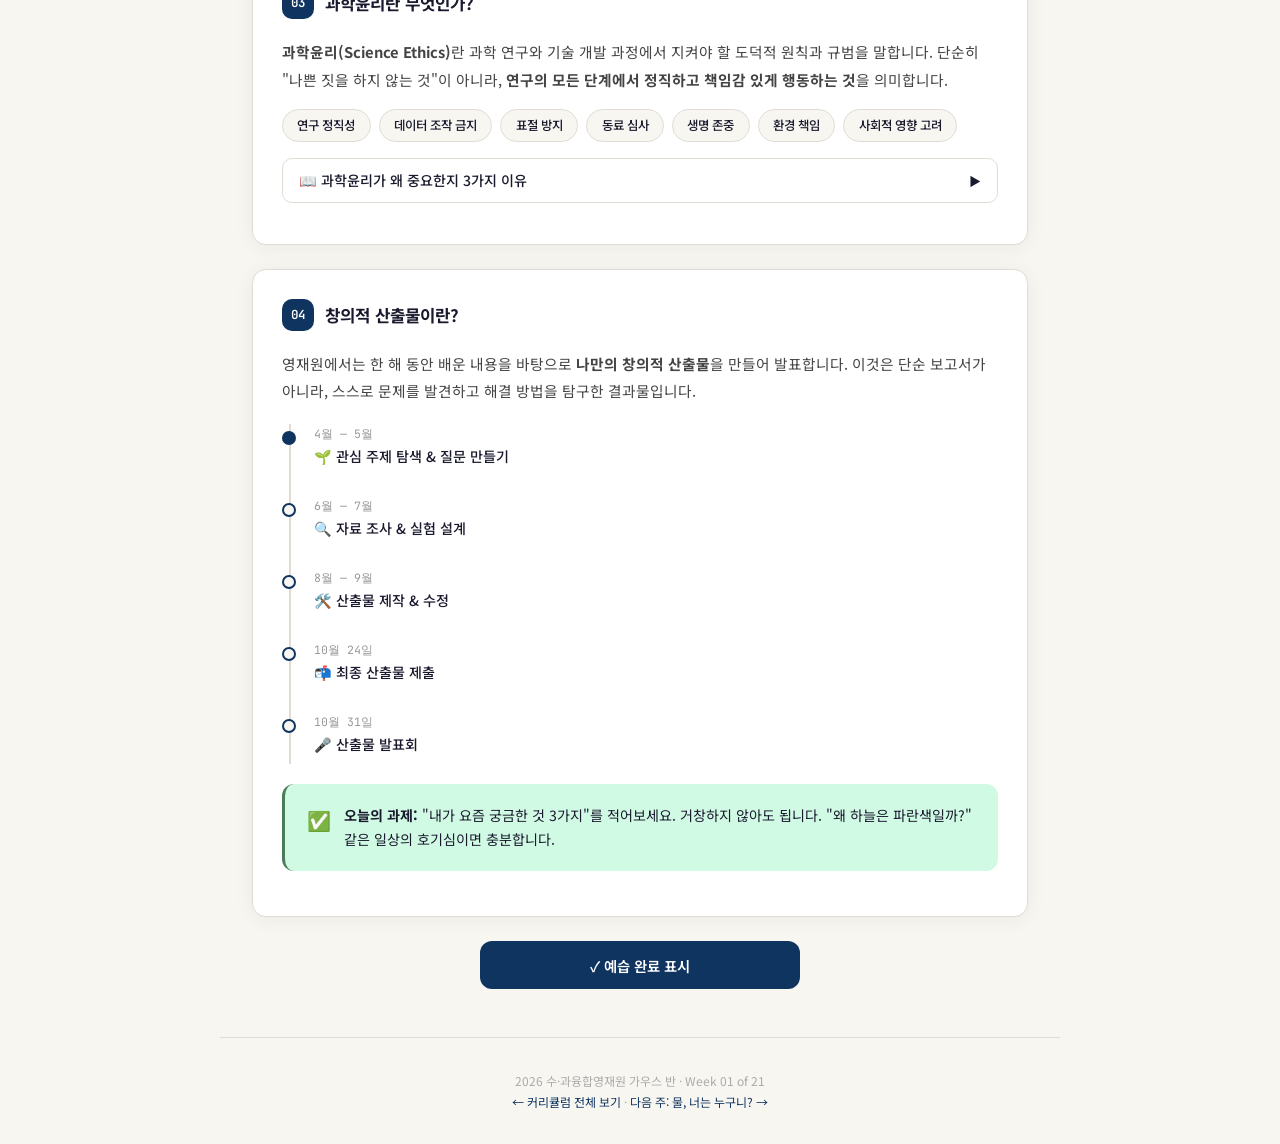
<file: lectures/week-01.html>
<!DOCTYPE html>
<html lang="ko">
<head>
<meta charset="UTF-8">
<meta name="viewport" content="width=device-width, initial-scale=1.0">
<title>Week 01 · 나의 성격과 과학윤리 | 가우스 반</title>
<link rel="preconnect" href="https://fonts.googleapis.com">
<link href="https://fonts.googleapis.com/css2?family=Noto+Sans+KR:wght@300;400;500;700;900&family=Playfair+Display:ital,wght@0,700;1,400&family=JetBrains+Mono:wght@400;600&display=swap" rel="stylesheet">
<style>
:root {
  --ink: #1a1a2e;
  --paper: #f8f6f1;
  --accent: #e94560;
  --accent-soft: #e9456020;
  --teal: #0f3460;
  --teal-light: #16537e;
  --gold: #c8a951;
  --gold-soft: #c8a95118;
  --sage: #4a7c59;
  --sage-soft: #4a7c5915;
  --violet: #6c5ce7;
  --violet-soft: #6c5ce712;
  --border: #e0dcd4;
  --card: #ffffff;
  --shadow: 0 2px 20px rgba(26,26,46,0.06);
  --shadow-lg: 0 8px 40px rgba(26,26,46,0.10);
  --radius: 14px;
  --tab-preview: var(--teal);
  --tab-review: var(--sage);
  --tab-deep: var(--violet);
  --tab-imagine: var(--accent);
}

* { margin: 0; padding: 0; box-sizing: border-box; }

body {
  font-family: 'Noto Sans KR', sans-serif;
  background: var(--paper);
  color: var(--ink);
  line-height: 1.75;
  font-weight: 400;
  -webkit-font-smoothing: antialiased;
}

/* ── HEADER ── */
.hero {
  position: relative;
  background: var(--teal);
  color: #fff;
  padding: 3rem 2rem 2.5rem;
  overflow: hidden;
}
.hero::before {
  content: '';
  position: absolute;
  inset: 0;
  background:
    radial-gradient(circle at 20% 80%, rgba(201,169,81,0.15) 0%, transparent 50%),
    radial-gradient(circle at 80% 20%, rgba(233,69,96,0.10) 0%, transparent 50%),
    repeating-linear-gradient(
      45deg,
      transparent,
      transparent 40px,
      rgba(255,255,255,0.015) 40px,
      rgba(255,255,255,0.015) 41px
    );
}
.hero-inner {
  max-width: 840px;
  margin: 0 auto;
  position: relative;
  z-index: 1;
}
.breadcrumb {
  font-size: 0.78rem;
  opacity: 0.6;
  letter-spacing: 0.04em;
  margin-bottom: 0.8rem;
  font-weight: 300;
}
.breadcrumb a { color: inherit; text-decoration: none; }
.breadcrumb a:hover { opacity: 0.9; text-decoration: underline; }
.week-badge {
  display: inline-flex;
  align-items: center;
  gap: 0.5rem;
  background: rgba(255,255,255,0.12);
  backdrop-filter: blur(8px);
  border: 1px solid rgba(255,255,255,0.15);
  border-radius: 100px;
  padding: 0.35rem 1rem;
  font-family: 'JetBrains Mono', monospace;
  font-size: 0.75rem;
  letter-spacing: 0.08em;
  text-transform: uppercase;
  margin-bottom: 1rem;
}
.week-badge .dot {
  width: 7px; height: 7px;
  background: var(--gold);
  border-radius: 50%;
  animation: pulse 2s ease-in-out infinite;
}
@keyframes pulse {
  0%, 100% { opacity: 1; transform: scale(1); }
  50% { opacity: 0.5; transform: scale(0.8); }
}
.hero h1 {
  font-family: 'Playfair Display', serif;
  font-size: clamp(1.8rem, 5vw, 2.6rem);
  font-weight: 700;
  line-height: 1.25;
  margin-bottom: 0.6rem;
}
.hero-sub {
  font-size: 0.92rem;
  opacity: 0.7;
  font-weight: 300;
  max-width: 520px;
}
.meta-row {
  display: flex;
  flex-wrap: wrap;
  gap: 1.2rem;
  margin-top: 1.4rem;
  font-size: 0.8rem;
  opacity: 0.65;
}
.meta-row span { display: flex; align-items: center; gap: 0.35rem; }

/* ── LEARNING PROGRESS ── */
.progress-strip {
  background: var(--card);
  border-bottom: 1px solid var(--border);
  padding: 1rem 2rem;
}
.progress-inner {
  max-width: 840px;
  margin: 0 auto;
  display: flex;
  align-items: center;
  gap: 1rem;
  font-size: 0.82rem;
}
.progress-bar-bg {
  flex: 1;
  height: 6px;
  background: var(--border);
  border-radius: 3px;
  overflow: hidden;
}
.progress-bar-fill {
  height: 100%;
  width: 0%;
  background: linear-gradient(90deg, var(--teal), var(--gold));
  border-radius: 3px;
  transition: width 0.8s cubic-bezier(0.22, 1, 0.36, 1);
}
.progress-label { font-weight: 500; color: var(--teal); white-space: nowrap; }

/* ── TABS ── */
.tabs-container {
  max-width: 840px;
  margin: 0 auto;
  padding: 1.5rem 2rem 3rem;
}
.tab-nav {
  display: grid;
  grid-template-columns: repeat(4, 1fr);
  gap: 0.5rem;
  margin-bottom: 2rem;
  position: sticky;
  top: 0;
  z-index: 10;
  background: var(--paper);
  padding: 0.8rem 0;
}
.tab-btn {
  position: relative;
  background: var(--card);
  border: 2px solid var(--border);
  border-radius: 12px;
  padding: 0.8rem 0.5rem;
  cursor: pointer;
  text-align: center;
  transition: all 0.3s ease;
  font-family: inherit;
}
.tab-btn .tab-icon { font-size: 1.3rem; display: block; margin-bottom: 0.25rem; }
.tab-btn .tab-label { font-size: 0.78rem; font-weight: 500; display: block; }
.tab-btn .tab-en { font-size: 0.62rem; opacity: 0.45; font-family: 'JetBrains Mono', monospace; text-transform: uppercase; letter-spacing: 0.06em; display: block; margin-top: 0.15rem; }
.tab-btn:hover { transform: translateY(-2px); box-shadow: var(--shadow); }

.tab-btn[data-tab="preview"].active { border-color: var(--teal); background: linear-gradient(135deg, #0f346008, #0f346015); }
.tab-btn[data-tab="preview"].active .tab-label { color: var(--teal); }
.tab-btn[data-tab="review"].active { border-color: var(--sage); background: linear-gradient(135deg, #4a7c5908, #4a7c5915); }
.tab-btn[data-tab="review"].active .tab-label { color: var(--sage); }
.tab-btn[data-tab="deep"].active { border-color: var(--violet); background: linear-gradient(135deg, #6c5ce708, #6c5ce715); }
.tab-btn[data-tab="deep"].active .tab-label { color: var(--violet); }
.tab-btn[data-tab="imagine"].active { border-color: var(--accent); background: linear-gradient(135deg, #e9456008, #e9456015); }
.tab-btn[data-tab="imagine"].active .tab-label { color: var(--accent); }

.tab-btn .check-dot {
  position: absolute;
  top: 6px; right: 6px;
  width: 8px; height: 8px;
  border-radius: 50%;
  background: #ccc;
  transition: background 0.3s;
}
.tab-btn .check-dot.done { background: var(--sage); }

.tab-panel { display: none; animation: fadeUp 0.4s ease; }
.tab-panel.active { display: block; }
@keyframes fadeUp {
  from { opacity: 0; transform: translateY(12px); }
  to { opacity: 1; transform: translateY(0); }
}

/* ── CARDS ── */
.card {
  background: var(--card);
  border: 1px solid var(--border);
  border-radius: var(--radius);
  padding: 1.8rem;
  margin-bottom: 1.5rem;
  box-shadow: var(--shadow);
  transition: box-shadow 0.3s;
}
.card:hover { box-shadow: var(--shadow-lg); }
.card-header {
  display: flex;
  align-items: center;
  gap: 0.7rem;
  margin-bottom: 1.2rem;
}
.card-number {
  width: 32px; height: 32px;
  border-radius: 10px;
  display: flex; align-items: center; justify-content: center;
  font-family: 'JetBrains Mono', monospace;
  font-size: 0.78rem;
  font-weight: 600;
  color: #fff;
  flex-shrink: 0;
}
.card-title {
  font-size: 1.05rem;
  font-weight: 700;
  line-height: 1.35;
}
.card p, .card li {
  font-size: 0.92rem;
  color: #444;
  line-height: 1.85;
}
.card ul, .card ol { padding-left: 1.3rem; }
.card li { margin-bottom: 0.4rem; }

/* ── CALLOUT ── */
.callout {
  border-radius: 12px;
  padding: 1.2rem 1.4rem;
  margin: 1rem 0;
  font-size: 0.88rem;
  line-height: 1.75;
  display: flex;
  gap: 0.8rem;
}
.callout-icon { font-size: 1.2rem; flex-shrink: 0; margin-top: 0.1rem; }
.callout-think { background: #fef3c7; border-left: 3px solid var(--gold); }
.callout-key { background: #dbeafe; border-left: 3px solid #3b82f6; }
.callout-warn { background: #fee2e2; border-left: 3px solid var(--accent); }
.callout-do { background: #d1fae5; border-left: 3px solid var(--sage); }

/* ── KEYWORD CHIP ── */
.keywords {
  display: flex;
  flex-wrap: wrap;
  gap: 0.5rem;
  margin: 1rem 0;
}
.kw {
  background: var(--paper);
  border: 1px solid var(--border);
  border-radius: 100px;
  padding: 0.3rem 0.9rem;
  font-size: 0.78rem;
  font-weight: 500;
  cursor: default;
  transition: all 0.2s;
}
.kw:hover { background: var(--teal); color: #fff; border-color: var(--teal); }

/* ── QUIZ ── */
.quiz-block {
  background: var(--paper);
  border: 2px dashed var(--border);
  border-radius: var(--radius);
  padding: 1.5rem;
  margin: 1.2rem 0;
}
.quiz-q {
  font-weight: 700;
  font-size: 0.95rem;
  margin-bottom: 1rem;
  display: flex;
  align-items: flex-start;
  gap: 0.5rem;
}
.quiz-q::before {
  content: 'Q';
  background: var(--teal);
  color: #fff;
  font-family: 'JetBrains Mono', monospace;
  font-size: 0.7rem;
  padding: 0.15rem 0.45rem;
  border-radius: 5px;
  flex-shrink: 0;
  margin-top: 0.15rem;
}
.quiz-options { display: flex; flex-direction: column; gap: 0.5rem; }
.quiz-opt {
  background: var(--card);
  border: 1.5px solid var(--border);
  border-radius: 10px;
  padding: 0.7rem 1rem;
  cursor: pointer;
  font-size: 0.88rem;
  transition: all 0.25s;
  display: flex;
  align-items: center;
  gap: 0.6rem;
}
.quiz-opt:hover { border-color: var(--teal); background: #f0f7ff; }
.quiz-opt .opt-marker {
  width: 22px; height: 22px;
  border: 2px solid var(--border);
  border-radius: 50%;
  display: flex; align-items: center; justify-content: center;
  font-size: 0.65rem;
  font-weight: 700;
  flex-shrink: 0;
  transition: all 0.25s;
  font-family: 'JetBrains Mono', monospace;
}
.quiz-opt.selected { border-color: var(--teal); background: #e8f4fd; }
.quiz-opt.selected .opt-marker { background: var(--teal); color: #fff; border-color: var(--teal); }
.quiz-opt.correct { border-color: var(--sage); background: #ecfdf5; }
.quiz-opt.correct .opt-marker { background: var(--sage); color: #fff; border-color: var(--sage); }
.quiz-opt.wrong { border-color: var(--accent); background: #fef2f2; }
.quiz-opt.wrong .opt-marker { background: var(--accent); color: #fff; border-color: var(--accent); }
.quiz-feedback {
  margin-top: 0.8rem;
  padding: 0.8rem 1rem;
  border-radius: 10px;
  font-size: 0.85rem;
  line-height: 1.7;
  display: none;
}
.quiz-feedback.show { display: block; }
.quiz-feedback.correct-fb { background: #ecfdf5; color: #065f46; }
.quiz-feedback.wrong-fb { background: #fef2f2; color: #991b1b; }

/* ── REFLECTION ── */
.reflect-area {
  width: 100%;
  min-height: 100px;
  border: 1.5px solid var(--border);
  border-radius: 10px;
  padding: 0.9rem 1rem;
  font-family: 'Noto Sans KR', sans-serif;
  font-size: 0.9rem;
  line-height: 1.7;
  resize: vertical;
  background: var(--card);
  transition: border-color 0.3s;
  color: var(--ink);
}
.reflect-area:focus { outline: none; border-color: var(--teal); box-shadow: 0 0 0 3px rgba(15,52,96,0.08); }
.reflect-area::placeholder { color: #aaa; }
.char-count { font-size: 0.72rem; color: #999; text-align: right; margin-top: 0.3rem; }

/* ── TIMELINE ── */
.timeline { position: relative; padding-left: 2rem; margin: 1.2rem 0; }
.timeline::before {
  content: '';
  position: absolute;
  left: 7px; top: 0; bottom: 0;
  width: 2px;
  background: var(--border);
}
.tl-item {
  position: relative;
  margin-bottom: 1.2rem;
  padding-bottom: 0.5rem;
}
.tl-item::before {
  content: '';
  position: absolute;
  left: -2rem; top: 0.45rem;
  width: 10px; height: 10px;
  border-radius: 50%;
  border: 2px solid var(--teal);
  background: var(--paper);
}
.tl-item.active::before { background: var(--teal); }
.tl-date { font-family: 'JetBrains Mono', monospace; font-size: 0.72rem; color: #999; }
.tl-text { font-size: 0.88rem; font-weight: 500; }

/* ── PERSONA CARDS ── */
.persona-grid {
  display: grid;
  grid-template-columns: repeat(auto-fit, minmax(180px, 1fr));
  gap: 0.8rem;
  margin: 1rem 0;
}
.persona-card {
  background: var(--card);
  border: 1.5px solid var(--border);
  border-radius: 12px;
  padding: 1.2rem;
  text-align: center;
  cursor: pointer;
  transition: all 0.3s;
}
.persona-card:hover { transform: translateY(-3px); box-shadow: var(--shadow-lg); }
.persona-card.selected { border-color: var(--teal); background: #f0f7ff; }
.persona-emoji { font-size: 2rem; margin-bottom: 0.5rem; }
.persona-name { font-weight: 700; font-size: 0.9rem; }
.persona-desc { font-size: 0.75rem; color: #888; margin-top: 0.25rem; line-height: 1.5; }

/* ── EXPAND/COLLAPSE ── */
.expand-section { margin: 0.8rem 0; }
.expand-toggle {
  background: none;
  border: 1.5px solid var(--border);
  border-radius: 10px;
  padding: 0.7rem 1rem;
  width: 100%;
  text-align: left;
  cursor: pointer;
  font-family: inherit;
  font-size: 0.88rem;
  font-weight: 500;
  display: flex;
  align-items: center;
  justify-content: space-between;
  transition: all 0.2s;
  color: var(--ink);
}
.expand-toggle:hover { background: #fafafa; }
.expand-toggle .arrow { transition: transform 0.3s; font-size: 0.75rem; }
.expand-toggle.open .arrow { transform: rotate(90deg); }
.expand-content {
  max-height: 0;
  overflow: hidden;
  transition: max-height 0.4s ease;
  padding: 0 1rem;
}
.expand-content.open { max-height: 2000px; padding: 1rem; }

/* ── COMPLETE BTN ── */
.complete-btn {
  display: flex;
  align-items: center;
  justify-content: center;
  gap: 0.5rem;
  background: var(--teal);
  color: #fff;
  border: none;
  border-radius: 12px;
  padding: 0.85rem 2rem;
  font-family: inherit;
  font-size: 0.9rem;
  font-weight: 600;
  cursor: pointer;
  transition: all 0.3s;
  margin: 1.5rem auto 0;
  width: 100%;
  max-width: 320px;
}
.complete-btn:hover { transform: translateY(-2px); box-shadow: var(--shadow-lg); }
.complete-btn:active { transform: translateY(0); }
.complete-btn.done { background: var(--sage); pointer-events: none; }

/* ── SECTION DIVIDER ── */
.section-divider {
  display: flex;
  align-items: center;
  gap: 0.8rem;
  margin: 2rem 0 1.2rem;
  font-size: 0.72rem;
  font-family: 'JetBrains Mono', monospace;
  text-transform: uppercase;
  letter-spacing: 0.1em;
  color: #aaa;
}
.section-divider::after {
  content: '';
  flex: 1;
  height: 1px;
  background: var(--border);
}

/* ── FOOTER ── */
.page-footer {
  max-width: 840px;
  margin: 0 auto;
  padding: 2rem;
  text-align: center;
  font-size: 0.75rem;
  color: #aaa;
  border-top: 1px solid var(--border);
}
.page-footer a { color: var(--teal); text-decoration: none; }

/* ── RESPONSIVE ── */
@media (max-width: 600px) {
  .hero { padding: 2rem 1.2rem 1.8rem; }
  .tabs-container { padding: 1rem 1.2rem 2rem; }
  .tab-nav { gap: 0.35rem; padding: 0.6rem 0; }
  .tab-btn { padding: 0.6rem 0.3rem; }
  .tab-btn .tab-icon { font-size: 1.1rem; }
  .tab-btn .tab-label { font-size: 0.7rem; }
  .tab-btn .tab-en { font-size: 0.55rem; }
  .card { padding: 1.3rem; }
  .persona-grid { grid-template-columns: repeat(2, 1fr); }
}
</style>
</head>
<body>

<!-- ═══════════ HERO ═══════════ -->
<header class="hero">
  <div class="hero-inner">
    <div class="breadcrumb">
      <a href="../index.html">가우스 반</a> › <a href="./">커리큘럼</a> › Week 01
    </div>
    <div class="week-badge">
      <span class="dot"></span>
      WEEK 01 · 2026.04.04
    </div>
    <h1>나의 성격과 과학윤리</h1>
    <p class="hero-sub">창의적 산출물 안내(1) — 나를 이해하고, 과학자의 윤리의식을 탐구하며, 한 해의 학습 여정을 시작합니다.</p>
    <div class="meta-row">
      <span>⏱ 3시간</span>
      <span>📍 1주차 오리엔테이션</span>
      <span>🧩 STEAM 융합</span>
    </div>
  </div>
</header>

<!-- ═══════════ PROGRESS ═══════════ -->
<div class="progress-strip">
  <div class="progress-inner">
    <span class="progress-label" id="progressLabel">학습 진행률 0%</span>
    <div class="progress-bar-bg">
      <div class="progress-bar-fill" id="progressBar"></div>
    </div>
  </div>
</div>

<!-- ═══════════ TABS ═══════════ -->
<main class="tabs-container">
  <nav class="tab-nav" role="tablist">
    <button class="tab-btn active" data-tab="preview" role="tab" aria-selected="true">
      <span class="check-dot" id="dot-preview"></span>
      <span class="tab-icon">🔭</span>
      <span class="tab-label">예습</span>
      <span class="tab-en">Preview</span>
    </button>
    <button class="tab-btn" data-tab="review" role="tab" aria-selected="false">
      <span class="check-dot" id="dot-review"></span>
      <span class="tab-icon">🔬</span>
      <span class="tab-label">복습</span>
      <span class="tab-en">Review</span>
    </button>
    <button class="tab-btn" data-tab="deep" role="tab" aria-selected="false">
      <span class="check-dot" id="dot-deep"></span>
      <span class="tab-icon">🧬</span>
      <span class="tab-label">심화</span>
      <span class="tab-en">Deep Dive</span>
    </button>
    <button class="tab-btn" data-tab="imagine" role="tab" aria-selected="false">
      <span class="check-dot" id="dot-imagine"></span>
      <span class="tab-icon">🚀</span>
      <span class="tab-label">상상</span>
      <span class="tab-en">Imagine</span>
    </button>
  </nav>

  <!-- ╔══════════════════════════════════╗ -->
  <!-- ║           예습 PREVIEW           ║ -->
  <!-- ╚══════════════════════════════════╝ -->
  <section class="tab-panel active" id="panel-preview" role="tabpanel">

    <!-- 학습 목표 -->
    <div class="card">
      <div class="card-header">
        <div class="card-number" style="background:var(--teal);">01</div>
        <div class="card-title">수업 전 꼭 생각해볼 것</div>
      </div>
      <p>이번 주는 한 해의 첫 수업입니다. 본격적인 수학·과학 탐구에 앞서, <strong>나 자신을 이해하는 것</strong>에서 시작합니다. 왜냐하면 자기 자신의 성향을 아는 사람이 더 효과적으로 학습하고, 더 윤리적으로 과학을 실천할 수 있기 때문입니다.</p>
      <div class="callout callout-think">
        <span class="callout-icon">💡</span>
        <div><strong>사전 질문:</strong> "과학자에게 가장 중요한 자질이 뭘까?" — 수업 전에 30초만 생각해보세요. 정답은 없습니다.</div>
      </div>
    </div>

    <!-- 핵심 개념 미리보기 -->
    <div class="section-divider">핵심 개념 미리보기</div>

    <div class="card">
      <div class="card-header">
        <div class="card-number" style="background:var(--teal);">02</div>
        <div class="card-title">성격 유형과 학습 스타일</div>
      </div>
      <p>사람마다 정보를 받아들이고 처리하는 방식이 다릅니다. 이것을 <strong>학습 스타일(Learning Style)</strong>이라고 합니다.</p>

      <div class="persona-grid">
        <div class="persona-card" onclick="this.classList.toggle('selected')">
          <div class="persona-emoji">🎯</div>
          <div class="persona-name">분석형</div>
          <div class="persona-desc">데이터와 논리로 문제를 풀어가는 것을 좋아해요</div>
        </div>
        <div class="persona-card" onclick="this.classList.toggle('selected')">
          <div class="persona-emoji">🎨</div>
          <div class="persona-name">창의형</div>
          <div class="persona-desc">새로운 아이디어와 다양한 가능성을 탐색해요</div>
        </div>
        <div class="persona-card" onclick="this.classList.toggle('selected')">
          <div class="persona-emoji">🤝</div>
          <div class="persona-name">협력형</div>
          <div class="persona-desc">친구들과 토론하며 함께 답을 찾아가요</div>
        </div>
        <div class="persona-card" onclick="this.classList.toggle('selected')">
          <div class="persona-emoji">🔧</div>
          <div class="persona-name">실험형</div>
          <div class="persona-desc">직접 만들고 해보면서 배우는 걸 좋아해요</div>
        </div>
      </div>

      <div class="callout callout-key">
        <span class="callout-icon">🔑</span>
        <div>나에게 해당하는 유형을 탭해 보세요. 여러 개를 선택해도 됩니다. 대부분의 사람은 <strong>두 가지 이상의 유형이 혼합</strong>되어 있어요.</div>
      </div>
    </div>

    <div class="card">
      <div class="card-header">
        <div class="card-number" style="background:var(--teal);">03</div>
        <div class="card-title">과학윤리란 무엇인가?</div>
      </div>
      <p><strong>과학윤리(Science Ethics)</strong>란 과학 연구와 기술 개발 과정에서 지켜야 할 도덕적 원칙과 규범을 말합니다. 단순히 "나쁜 짓을 하지 않는 것"이 아니라, <strong>연구의 모든 단계에서 정직하고 책임감 있게 행동하는 것</strong>을 의미합니다.</p>

      <div class="keywords">
        <span class="kw">연구 정직성</span>
        <span class="kw">데이터 조작 금지</span>
        <span class="kw">표절 방지</span>
        <span class="kw">동료 심사</span>
        <span class="kw">생명 존중</span>
        <span class="kw">환경 책임</span>
        <span class="kw">사회적 영향 고려</span>
      </div>

      <div class="expand-section">
        <button class="expand-toggle" onclick="toggleExpand(this)">
          📖 과학윤리가 왜 중요한지 3가지 이유
          <span class="arrow">▶</span>
        </button>
        <div class="expand-content">
          <p><strong>1. 신뢰:</strong> 과학은 이전 연구 결과를 바탕으로 발전합니다. 하나의 거짓 데이터가 수많은 후속 연구를 무너뜨릴 수 있어요.</p>
          <p style="margin-top:0.6rem"><strong>2. 안전:</strong> 윤리를 무시한 실험은 사람, 동물, 환경에 돌이킬 수 없는 피해를 줄 수 있습니다.</p>
          <p style="margin-top:0.6rem"><strong>3. 공정성:</strong> 모든 과학자가 동등하게 인정받기 위해서는 공정한 규칙이 필요합니다.</p>
        </div>
      </div>
    </div>

    <!-- 산출물 안내 -->
    <div class="card">
      <div class="card-header">
        <div class="card-number" style="background:var(--teal);">04</div>
        <div class="card-title">창의적 산출물이란?</div>
      </div>
      <p>영재원에서는 한 해 동안 배운 내용을 바탕으로 <strong>나만의 창의적 산출물</strong>을 만들어 발표합니다. 이것은 단순 보고서가 아니라, 스스로 문제를 발견하고 해결 방법을 탐구한 결과물입니다.</p>

      <div class="timeline">
        <div class="tl-item active">
          <div class="tl-date">4월 — 5월</div>
          <div class="tl-text">🌱 관심 주제 탐색 & 질문 만들기</div>
        </div>
        <div class="tl-item">
          <div class="tl-date">6월 — 7월</div>
          <div class="tl-text">🔍 자료 조사 & 실험 설계</div>
        </div>
        <div class="tl-item">
          <div class="tl-date">8월 — 9월</div>
          <div class="tl-text">🛠️ 산출물 제작 & 수정</div>
        </div>
        <div class="tl-item">
          <div class="tl-date">10월 24일</div>
          <div class="tl-text">📬 최종 산출물 제출</div>
        </div>
        <div class="tl-item">
          <div class="tl-date">10월 31일</div>
          <div class="tl-text">🎤 산출물 발표회</div>
        </div>
      </div>

      <div class="callout callout-do">
        <span class="callout-icon">✅</span>
        <div><strong>오늘의 과제:</strong> "내가 요즘 궁금한 것 3가지"를 적어보세요. 거창하지 않아도 됩니다. "왜 하늘은 파란색일까?" 같은 일상의 호기심이면 충분합니다.</div>
      </div>
    </div>

    <button class="complete-btn" onclick="completeTab('preview')">
      ✓ 예습 완료 표시
    </button>
  </section>

  <!-- ╔══════════════════════════════════╗ -->
  <!-- ║           복습 REVIEW            ║ -->
  <!-- ╚══════════════════════════════════╝ -->
  <section class="tab-panel" id="panel-review" role="tabpanel">

    <div class="callout callout-think" style="margin-bottom:1.5rem;">
      <span class="callout-icon">🧠</span>
      <div><strong>능동적 회상(Active Recall)</strong> — 단순히 다시 읽는 것보다, 스스로 떠올려 보는 것이 기억에 5배 더 효과적입니다. 아래 퀴즈를 먼저 풀어보고 나서 내용을 확인하세요.</div>
    </div>

    <div class="section-divider">핵심 개념 확인 퀴즈</div>

    <!-- Quiz 1 -->
    <div class="card">
      <div class="quiz-block" id="quiz1">
        <div class="quiz-q">과학윤리에서 '연구 정직성'이 중요한 이유로 가장 적절한 것은?</div>
        <div class="quiz-options">
          <div class="quiz-opt" onclick="checkAnswer('quiz1', this, false)">
            <span class="opt-marker">A</span>
            <span>연구비를 많이 받기 위해</span>
          </div>
          <div class="quiz-opt" onclick="checkAnswer('quiz1', this, true)">
            <span class="opt-marker">B</span>
            <span>후속 연구의 신뢰성을 보장하기 위해</span>
          </div>
          <div class="quiz-opt" onclick="checkAnswer('quiz1', this, false)">
            <span class="opt-marker">C</span>
            <span>유명해지기 위해</span>
          </div>
          <div class="quiz-opt" onclick="checkAnswer('quiz1', this, false)">
            <span class="opt-marker">D</span>
            <span>법적 처벌을 피하기 위해</span>
          </div>
        </div>
        <div class="quiz-feedback" id="quiz1-fb"></div>
      </div>
    </div>

    <!-- Quiz 2 -->
    <div class="card">
      <div class="quiz-block" id="quiz2">
        <div class="quiz-q">다음 중 '창의적 산출물'의 올바른 설명은?</div>
        <div class="quiz-options">
          <div class="quiz-opt" onclick="checkAnswer('quiz2', this, false)">
            <span class="opt-marker">A</span>
            <span>선생님이 정해준 주제로 쓰는 보고서</span>
          </div>
          <div class="quiz-opt" onclick="checkAnswer('quiz2', this, false)">
            <span class="opt-marker">B</span>
            <span>교과서 내용을 정리한 노트</span>
          </div>
          <div class="quiz-opt" onclick="checkAnswer('quiz2', this, true)">
            <span class="opt-marker">C</span>
            <span>스스로 문제를 발견하고 해결 방법을 탐구한 결과물</span>
          </div>
          <div class="quiz-opt" onclick="checkAnswer('quiz2', this, false)">
            <span class="opt-marker">D</span>
            <span>인터넷에서 찾은 정보를 복사한 문서</span>
          </div>
        </div>
        <div class="quiz-feedback" id="quiz2-fb"></div>
      </div>
    </div>

    <!-- Quiz 3 -->
    <div class="card">
      <div class="quiz-block" id="quiz3">
        <div class="quiz-q">학습 스타일에 대한 설명으로 옳은 것은?</div>
        <div class="quiz-options">
          <div class="quiz-opt" onclick="checkAnswer('quiz3', this, false)">
            <span class="opt-marker">A</span>
            <span>모든 사람은 하나의 학습 스타일만 가진다</span>
          </div>
          <div class="quiz-opt" onclick="checkAnswer('quiz3', this, false)">
            <span class="opt-marker">B</span>
            <span>분석형이 가장 우수한 학습 유형이다</span>
          </div>
          <div class="quiz-opt" onclick="checkAnswer('quiz3', this, true)">
            <span class="opt-marker">C</span>
            <span>대부분 두 가지 이상의 유형이 혼합되어 있다</span>
          </div>
          <div class="quiz-opt" onclick="checkAnswer('quiz3', this, false)">
            <span class="opt-marker">D</span>
            <span>학습 스타일은 태어날 때 결정되어 변하지 않는다</span>
          </div>
        </div>
        <div class="quiz-feedback" id="quiz3-fb"></div>
      </div>
    </div>

    <div class="section-divider">서술형 복습</div>

    <div class="card">
      <div class="card-header">
        <div class="card-number" style="background:var(--sage);">✍</div>
        <div class="card-title">오늘 배운 내용을 자기 말로 정리하기</div>
      </div>
      <p>가장 효과적인 복습은 <strong>자기 말로 다시 설명하는 것</strong>입니다. 아래에 오늘 수업에서 기억에 남는 내용을 자유롭게 적어보세요.</p>
      <textarea class="reflect-area" id="reviewReflect" placeholder="예) 과학윤리가 중요한 이유는... 나의 학습 스타일은... 산출물을 만들 때는..." oninput="updateCharCount(this, 'reviewCount')"></textarea>
      <div class="char-count" id="reviewCount">0자</div>
    </div>

    <button class="complete-btn" onclick="completeTab('review')">
      ✓ 복습 완료 표시
    </button>
  </section>

  <!-- ╔══════════════════════════════════╗ -->
  <!-- ║          심화 DEEP DIVE          ║ -->
  <!-- ╚══════════════════════════════════╝ -->
  <section class="tab-panel" id="panel-deep" role="tabpanel">

    <div class="card">
      <div class="card-header">
        <div class="card-number" style="background:var(--violet);">🔎</div>
        <div class="card-title">실제 사례로 배우는 과학윤리</div>
      </div>
      <p>과학윤리는 추상적인 개념이 아닙니다. 실제 역사에서 윤리를 지키지 않아 큰 문제가 된 사례와, 윤리적 판단으로 인류에 기여한 사례를 살펴봅시다.</p>
    </div>

    <div class="section-divider">사례 분석</div>

    <!-- Case 1 -->
    <div class="card">
      <div class="card-header">
        <div class="card-number" style="background:var(--accent);">⚠️</div>
        <div class="card-title">사례 1: 황우석 사건 (2005)</div>
      </div>
      <p>한국의 줄기세포 연구자 황우석 교수는 세계 최초로 인간 배아 줄기세포를 만들었다고 발표했습니다. 그러나 이 연구 결과는 <strong>데이터 조작</strong>이었음이 밝혀졌습니다.</p>

      <div class="callout callout-warn">
        <span class="callout-icon">⚡</span>
        <div>
          <strong>위반된 윤리 원칙:</strong> 연구 정직성, 데이터 조작 금지<br>
          <strong>결과:</strong> 논문 철회, 과학자 자격 박탈, 한국 과학계 신뢰도 하락
        </div>
      </div>

      <div class="expand-section">
        <button class="expand-toggle" onclick="toggleExpand(this)">
          🤔 생각해볼 점: 왜 데이터를 조작했을까?
          <span class="arrow">▶</span>
        </button>
        <div class="expand-content">
          <p>성과를 내야 한다는 압박, 국가적 기대, 연구비 확보 등 다양한 외부 압력이 작용했습니다. 이 사건은 개인의 도덕성뿐 아니라, <strong>과학자를 둘러싼 사회 시스템의 문제</strong>도 함께 생각해야 한다는 교훈을 줍니다.</p>
        </div>
      </div>
    </div>

    <!-- Case 2 -->
    <div class="card">
      <div class="card-header">
        <div class="card-number" style="background:var(--sage);">✨</div>
        <div class="card-title">사례 2: 로잘린드 프랭클린의 X선 회절 사진</div>
      </div>
      <p>DNA 이중나선 구조 발견에 결정적 기여를 한 로잘린드 프랭클린의 X선 회절 사진("사진 51")은 그녀의 동의 없이 왓슨과 크릭에게 공유되었습니다. 프랭클린은 노벨상 수상자 명단에서 제외되었습니다.</p>

      <div class="callout callout-key">
        <span class="callout-icon">🔑</span>
        <div>
          <strong>윤리적 쟁점:</strong> 연구 기여의 공정한 인정, 동의 없는 데이터 공유<br>
          <strong>교훈:</strong> 과학적 발견은 팀워크이며, 모든 기여자가 정당하게 인정받아야 합니다.
        </div>
      </div>
    </div>

    <!-- Case 3 -->
    <div class="card">
      <div class="card-header">
        <div class="card-number" style="background:var(--teal);">🌍</div>
        <div class="card-title">사례 3: 마리 퀴리의 윤리적 선택</div>
      </div>
      <p>마리 퀴리는 라듐의 추출법에 대한 특허를 취득하지 않았습니다. 과학적 발견은 인류 전체의 것이라고 믿었기 때문입니다. 이 선택 덕분에 전 세계의 과학자들이 자유롭게 방사능 연구를 발전시킬 수 있었습니다.</p>

      <div class="callout callout-do">
        <span class="callout-icon">💎</span>
        <div><strong>생각 나누기:</strong> 만약 여러분이 큰 발견을 했다면, 특허를 내서 돈을 벌겠습니까, 아니면 공개하겠습니까? 정답은 없습니다.</div>
      </div>
    </div>

    <div class="section-divider">심화 탐구 활동</div>

    <div class="card">
      <div class="card-header">
        <div class="card-number" style="background:var(--violet);">📝</div>
        <div class="card-title">나의 "과학자 윤리 선서" 만들기</div>
      </div>
      <p>의사에게 "히포크라테스 선서"가 있듯이, 과학자에게도 윤리 선서가 있으면 어떨까요? 위 사례들을 참고하여 <strong>나만의 과학자 윤리 선서 3가지</strong>를 작성해 보세요.</p>

      <textarea class="reflect-area" id="ethicsOath" placeholder="나의 과학자 윤리 선서&#10;&#10;1. 나는 ___&#10;2. 나는 ___&#10;3. 나는 ___" oninput="updateCharCount(this, 'oathCount')" style="min-height:140px;"></textarea>
      <div class="char-count" id="oathCount">0자</div>
    </div>

    <button class="complete-btn" onclick="completeTab('deep')">
      ✓ 심화 완료 표시
    </button>
  </section>

  <!-- ╔══════════════════════════════════╗ -->
  <!-- ║         상상 IMAGINE              ║ -->
  <!-- ╚══════════════════════════════════╝ -->
  <section class="tab-panel" id="panel-imagine" role="tabpanel">

    <div class="card">
      <div class="card-header">
        <div class="card-number" style="background:var(--accent);">🚀</div>
        <div class="card-title">상상력은 지식보다 중요하다</div>
      </div>
      <p>아인슈타인은 "상상력은 지식보다 중요하다. 지식은 한계가 있지만, 상상력은 세상의 모든 것을 포용한다"고 말했습니다. 이 탭에서는 정해진 답이 없는 질문에 자유롭게 상상해 봅니다.</p>
    </div>

    <div class="section-divider">사고 실험 (Thought Experiment)</div>

    <!-- Thought Experiment 1 -->
    <div class="card">
      <div class="card-header">
        <div class="card-number" style="background:var(--accent);">🤖</div>
        <div class="card-title">만약 AI가 새로운 원소를 발견한다면?</div>
      </div>
      <p>인공지능이 인간 과학자 없이 독자적으로 새로운 화학 원소를 발견했다고 가정합시다. 이 발견의 공로는 누구에게 돌아가야 할까요? AI를 만든 프로그래머? AI를 소유한 회사? 아니면 AI 자체?</p>
      <textarea class="reflect-area" id="imagine1" placeholder="나의 생각을 자유롭게 적어보세요..." oninput="updateCharCount(this, 'imagine1Count')"></textarea>
      <div class="char-count" id="imagine1Count">0자</div>
    </div>

    <!-- Thought Experiment 2 -->
    <div class="card">
      <div class="card-header">
        <div class="card-number" style="background:var(--gold);">⏳</div>
        <div class="card-title">100년 후의 과학 윤리</div>
      </div>
      <p>2126년, 과학 기술은 상상을 초월할 만큼 발전해 있을 것입니다. 그때의 과학자들에게 필요한 윤리 원칙은 지금과 같을까요, 다를까요? <strong>100년 후에 새롭게 필요해질 윤리 원칙</strong> 하나를 상상해서 만들어 보세요.</p>
      <textarea class="reflect-area" id="imagine2" placeholder="100년 후 새롭게 필요한 과학윤리 원칙:&#10;&#10;이름:&#10;내용:&#10;이유:" oninput="updateCharCount(this, 'imagine2Count')" style="min-height:130px;"></textarea>
      <div class="char-count" id="imagine2Count">0자</div>
    </div>

    <!-- Thought Experiment 3 -->
    <div class="card">
      <div class="card-header">
        <div class="card-number" style="background:var(--violet);">🌌</div>
        <div class="card-title">나의 산출물 씨앗 심기</div>
      </div>
      <p>올해 말에 발표할 창의적 산출물의 <strong>씨앗</strong>을 지금 심어봅시다. 아직 정확하지 않아도, 막연해도 괜찮습니다. "이건 좀 궁금하다", "이걸 직접 해보고 싶다"는 느낌만으로 충분합니다.</p>

      <div class="callout callout-think">
        <span class="callout-icon">🌱</span>
        <div>
          <strong>씨앗 질문 가이드:</strong><br>
          · 요즘 유튜브/뉴스에서 본 것 중 가장 신기했던 건?<br>
          · 일상에서 "왜 이렇게 되지?" 하고 궁금했던 적은?<br>
          · 직접 만들어보고 싶은 게 있다면?
        </div>
      </div>

      <textarea class="reflect-area" id="imagine3" placeholder="나의 산출물 씨앗&#10;&#10;궁금한 것:&#10;해보고 싶은 것:&#10;왜 이것이 흥미로운지:" oninput="updateCharCount(this, 'imagine3Count')" style="min-height:150px;"></textarea>
      <div class="char-count" id="imagine3Count">0자</div>
    </div>

    <button class="complete-btn" onclick="completeTab('imagine')">
      ✓ 상상 완료 표시
    </button>
  </section>

</main>

<!-- ═══════════ FOOTER ═══════════ -->
<footer class="page-footer">
  2026 수·과융합영재원 가우스 반 · Week 01 of 21<br>
  <a href="./">← 커리큘럼 전체 보기</a> · <a href="week-02.html">다음 주: 물, 너는 누구니? →</a>
</footer>

<script>
// ── Tab Logic ──
const tabs = document.querySelectorAll('.tab-btn');
const panels = document.querySelectorAll('.tab-panel');

tabs.forEach(btn => {
  btn.addEventListener('click', () => {
    const target = btn.dataset.tab;
    tabs.forEach(t => { t.classList.remove('active'); t.setAttribute('aria-selected', 'false'); });
    panels.forEach(p => p.classList.remove('active'));
    btn.classList.add('active');
    btn.setAttribute('aria-selected', 'true');
    document.getElementById('panel-' + target).classList.add('active');
  });
});

// ── Quiz Logic ──
const quizAnswered = {};
function checkAnswer(quizId, el, isCorrect) {
  if (quizAnswered[quizId]) return;
  quizAnswered[quizId] = true;

  const block = document.getElementById(quizId);
  const opts = block.querySelectorAll('.quiz-opt');
  const fb = document.getElementById(quizId + '-fb');

  opts.forEach(o => {
    o.style.pointerEvents = 'none';
  });

  if (isCorrect) {
    el.classList.add('correct');
    fb.className = 'quiz-feedback show correct-fb';
    const explanations = {
      quiz1: '✅ 정답! 과학은 이전 연구를 기반으로 발전하기 때문에, 하나의 거짓 데이터가 수많은 후속 연구를 무너뜨릴 수 있습니다.',
      quiz2: '✅ 정답! 창의적 산출물은 정해진 틀이 아니라, 스스로 질문을 발견하고 탐구한 결과입니다.',
      quiz3: '✅ 정답! 대부분의 사람은 여러 학습 스타일이 혼합되어 있으며, 상황에 따라 다른 스타일을 활용합니다.'
    };
    fb.innerHTML = explanations[quizId];
  } else {
    el.classList.add('wrong');
    // Highlight correct answer
    opts.forEach(o => {
      const handler = o.getAttribute('onclick');
      if (handler && handler.includes('true')) o.classList.add('correct');
    });
    fb.className = 'quiz-feedback show wrong-fb';
    const wrongExplanations = {
      quiz1: '❌ 아쉬워요! 연구 정직성의 핵심은 후속 연구의 신뢰성을 보장하는 것입니다. 과학은 이전 결과를 바탕으로 발전하기 때문이에요.',
      quiz2: '❌ 아쉬워요! 창의적 산출물은 남이 정한 틀이 아니라, 스스로 문제를 발견하고 탐구한 결과물입니다.',
      quiz3: '❌ 아쉬워요! 학습 스타일은 고정된 것이 아니라 혼합되어 있고, 발전시킬 수 있습니다.'
    };
    fb.innerHTML = wrongExplanations[quizId];
  }
}

// ── Expand/Collapse ──
function toggleExpand(btn) {
  btn.classList.toggle('open');
  btn.nextElementSibling.classList.toggle('open');
}

// ── Char Count ──
function updateCharCount(textarea, countId) {
  document.getElementById(countId).textContent = textarea.value.length + '자';
}

// ── Complete Tab ──
const completedTabs = new Set();
function completeTab(tabName) {
  completedTabs.add(tabName);
  const dot = document.getElementById('dot-' + tabName);
  if (dot) dot.classList.add('done');
  
  const btn = event.target;
  btn.classList.add('done');
  btn.innerHTML = '✓ 완료!';

  updateProgress();
}

function updateProgress() {
  const pct = Math.round((completedTabs.size / 4) * 100);
  document.getElementById('progressBar').style.width = pct + '%';
  document.getElementById('progressLabel').textContent = '학습 진행률 ' + pct + '%';
}

// ── Initialize expand sections (closed) ──
document.querySelectorAll('.expand-content').forEach(c => {
  c.style.maxHeight = '0';
});
</script>
</body>
</html>
</file>
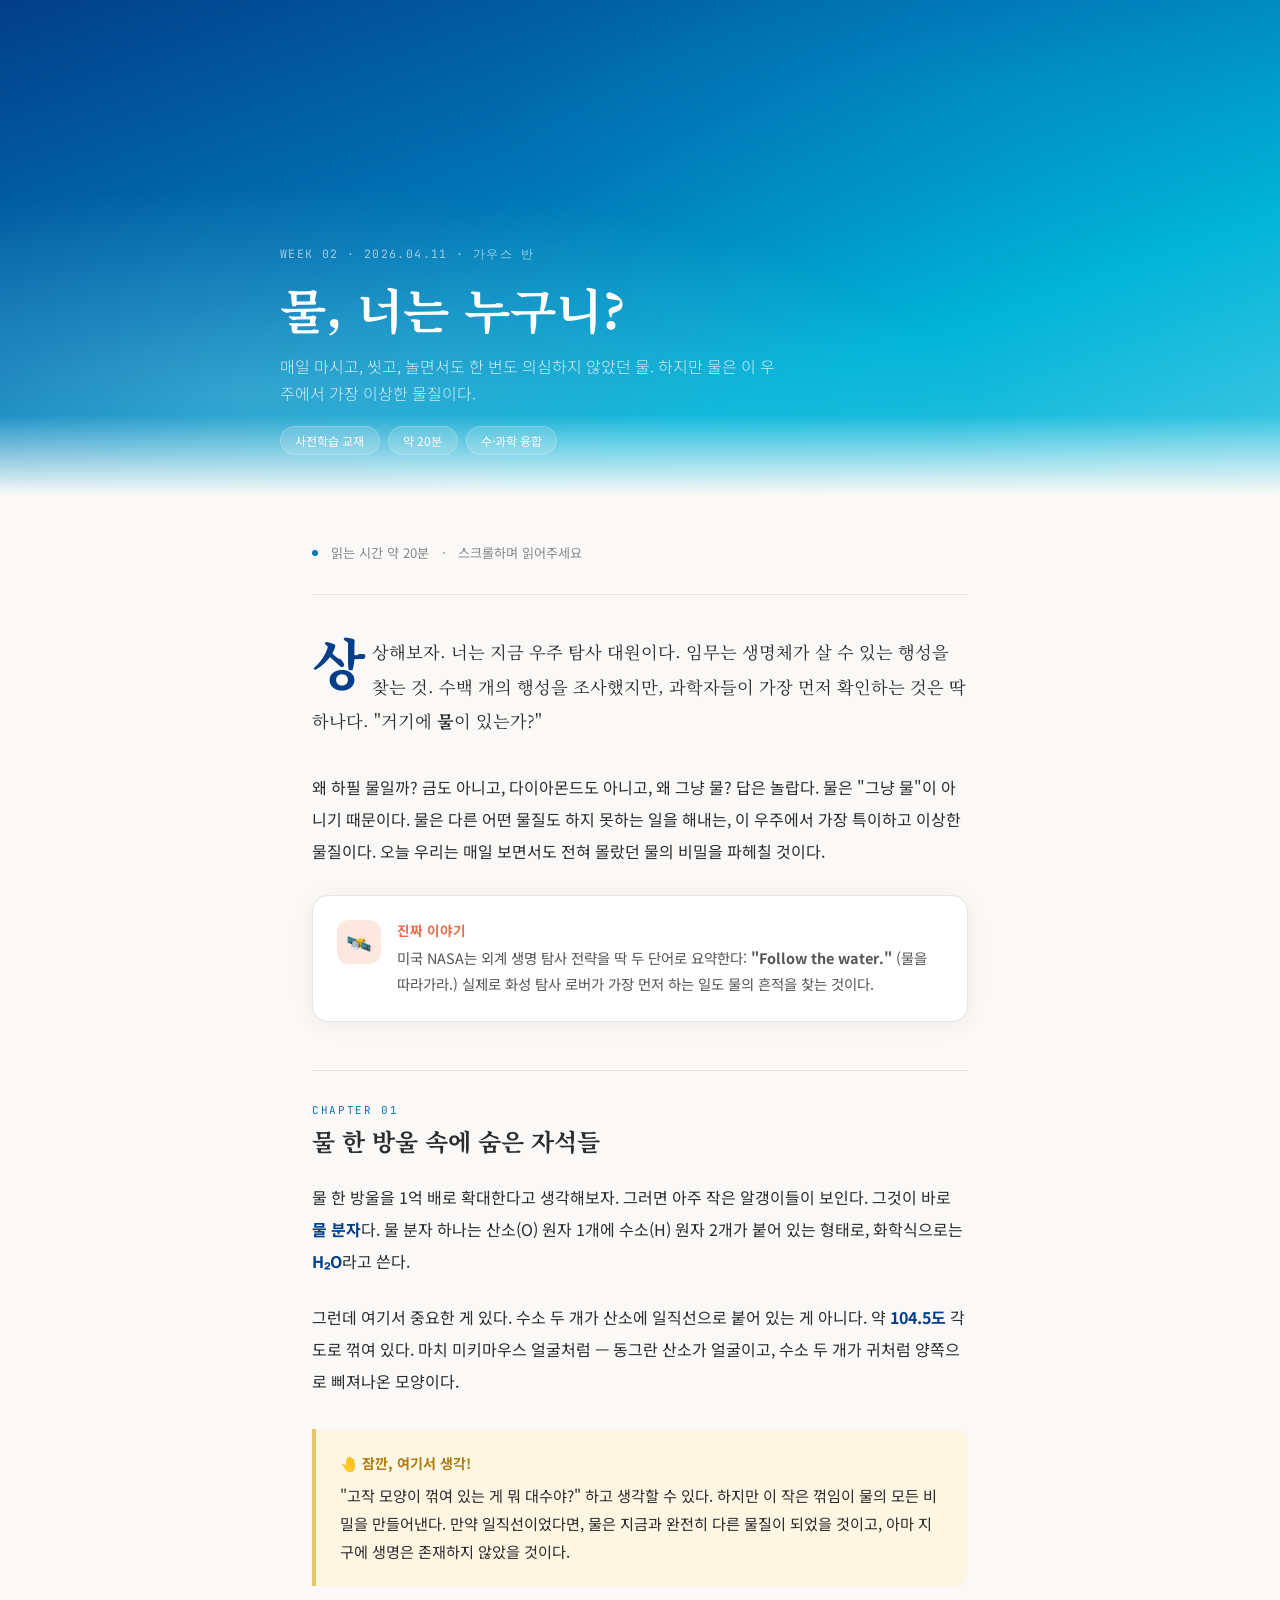
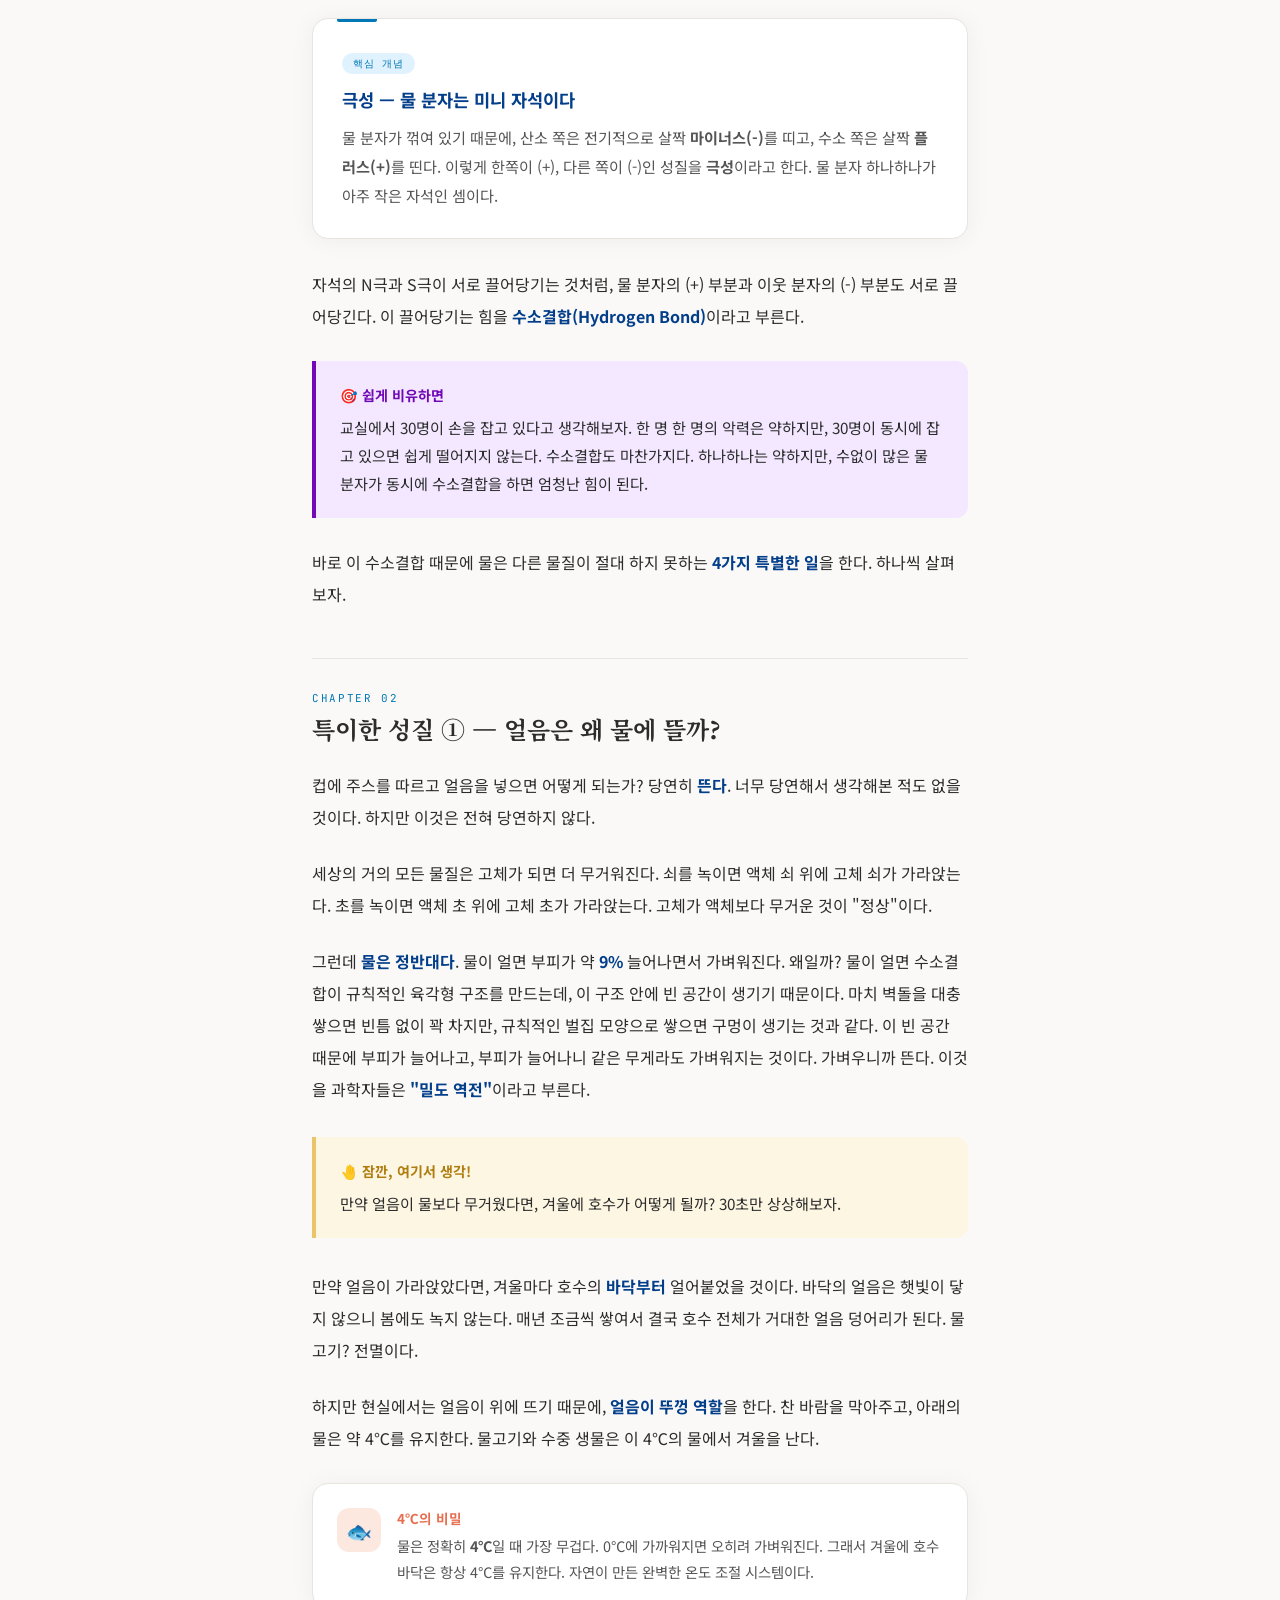
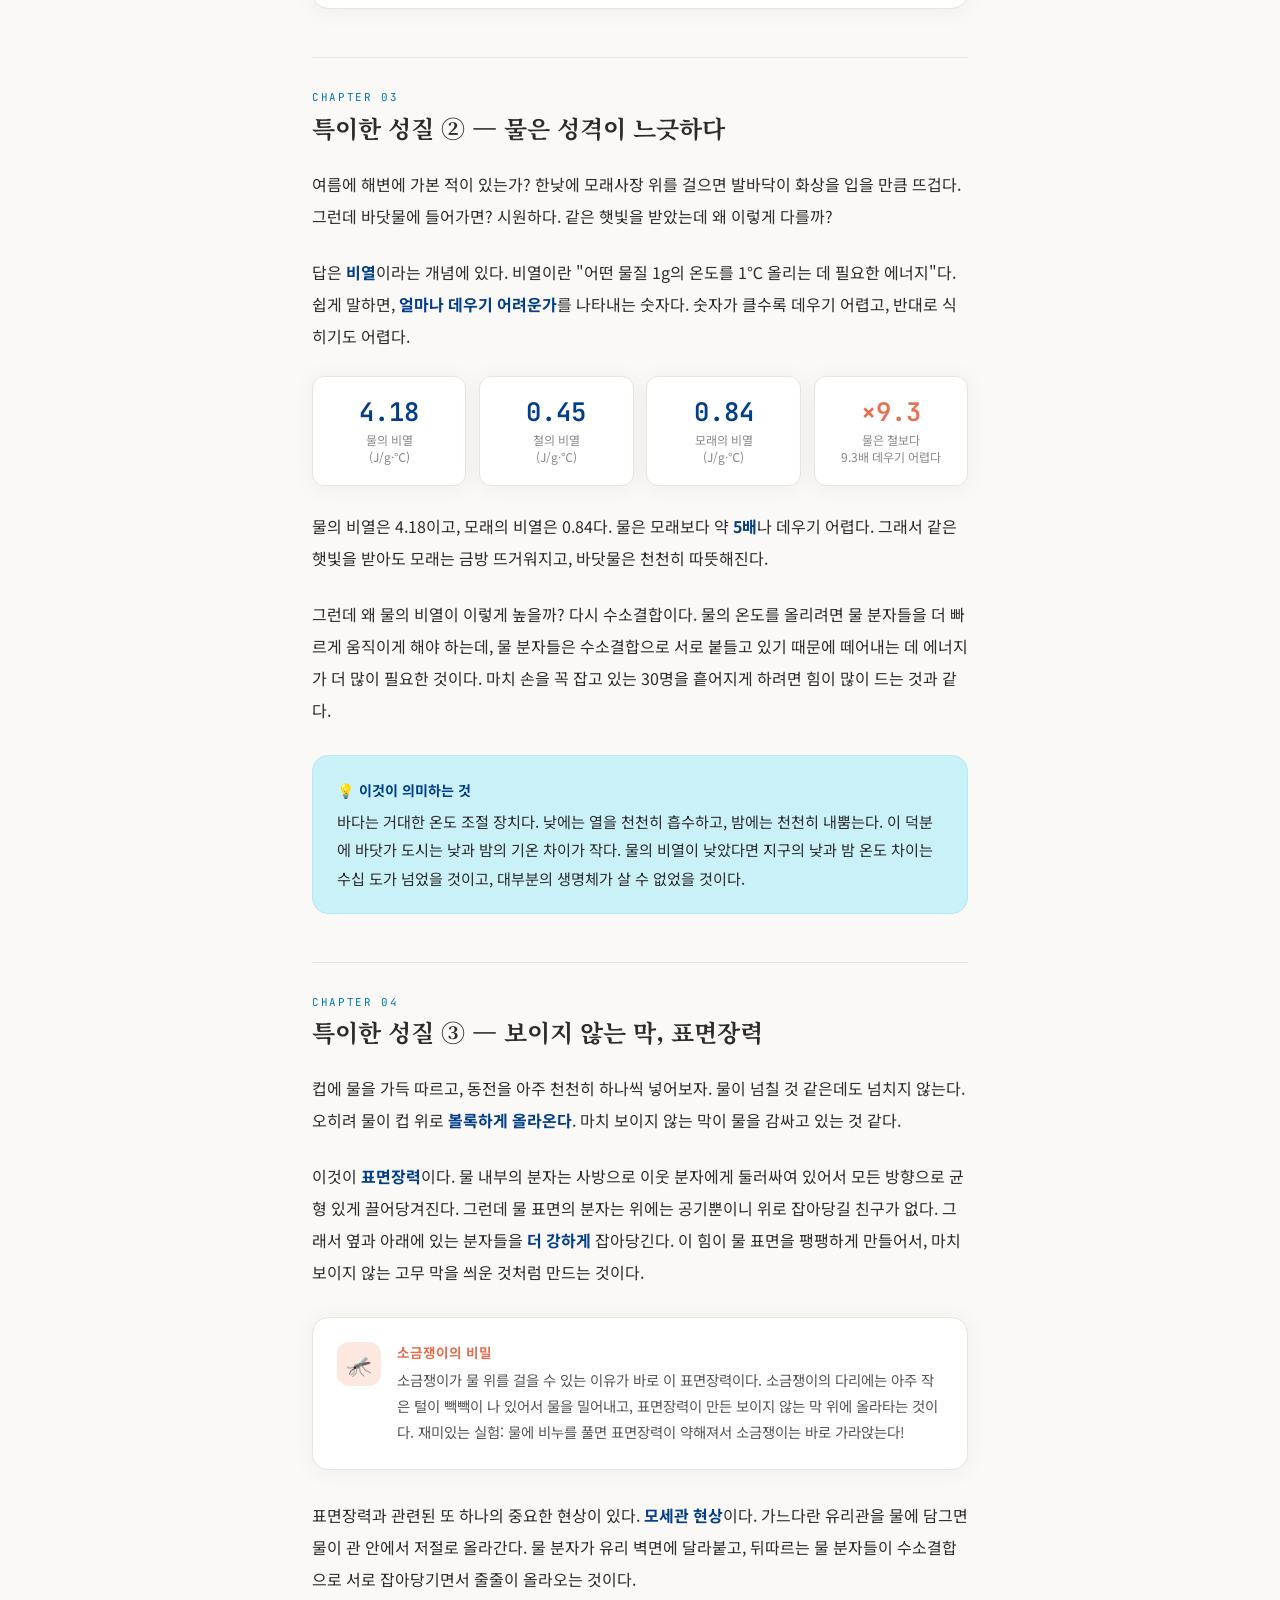
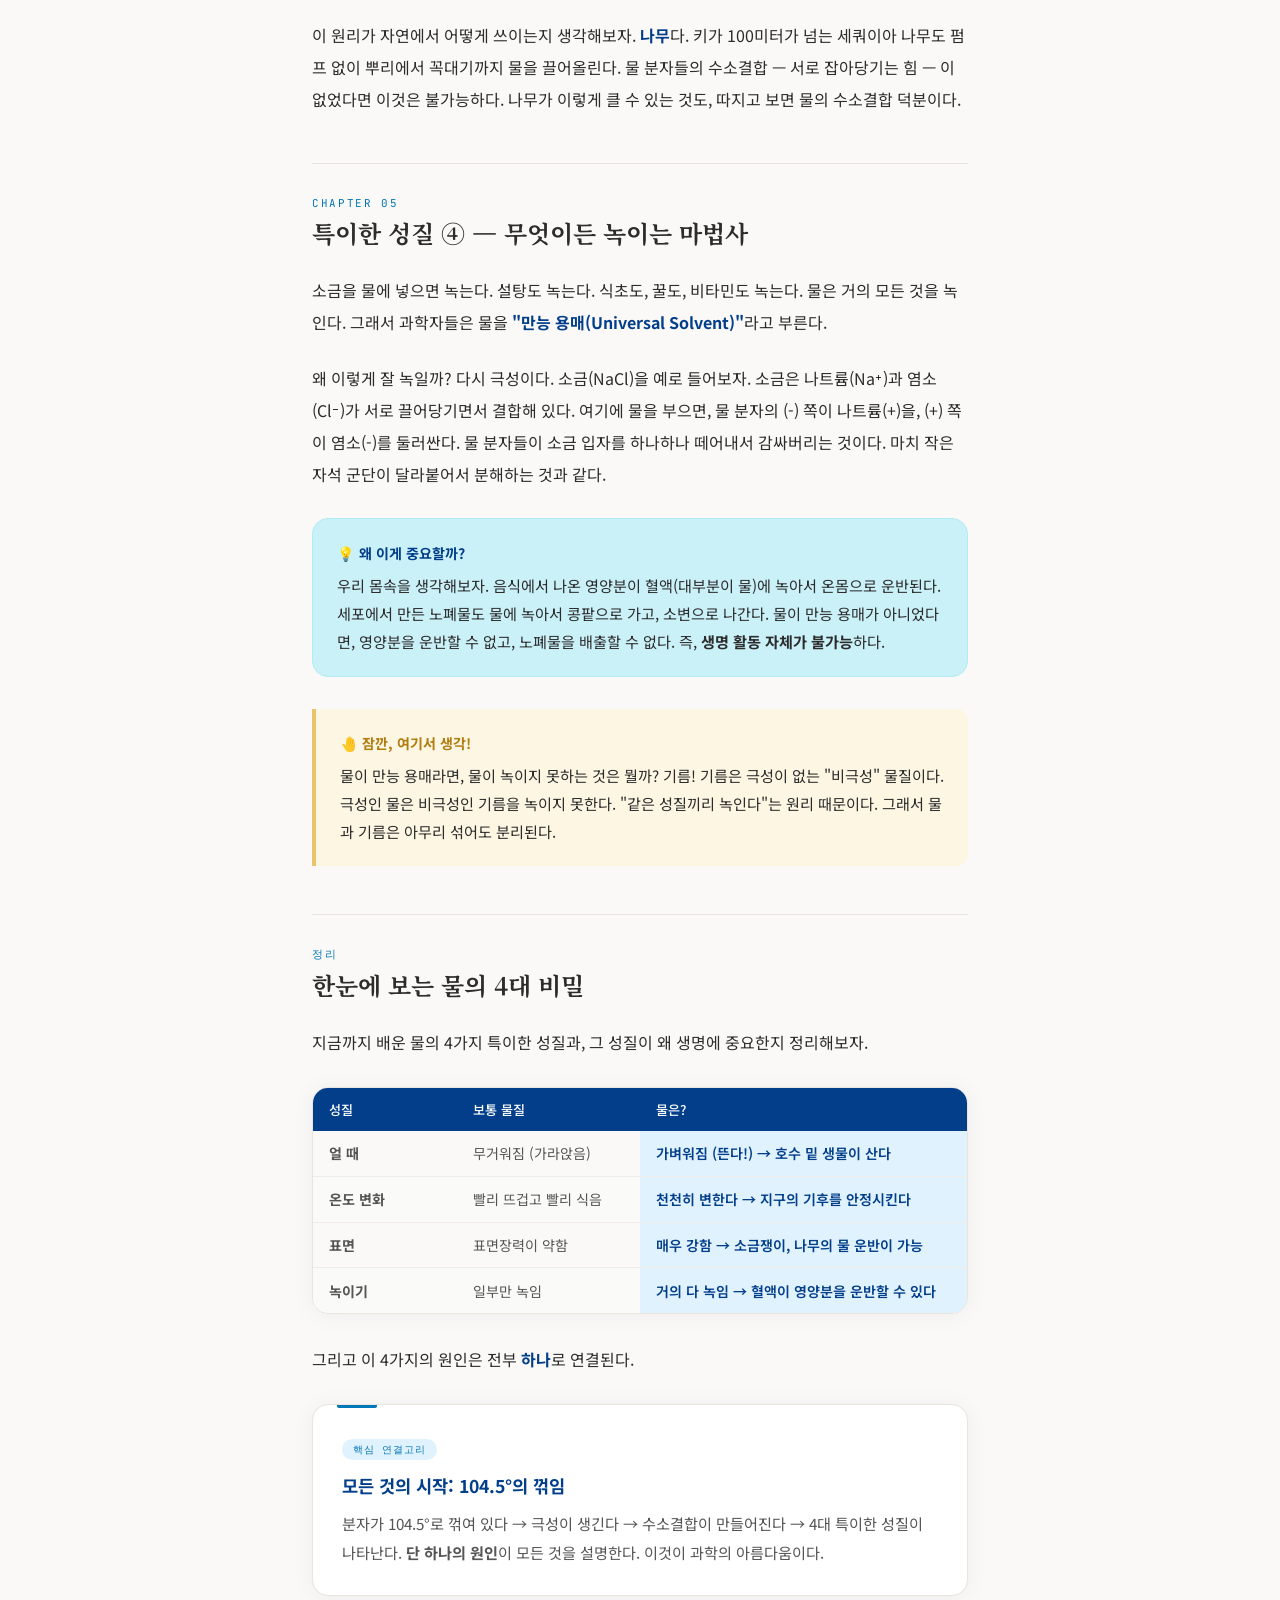
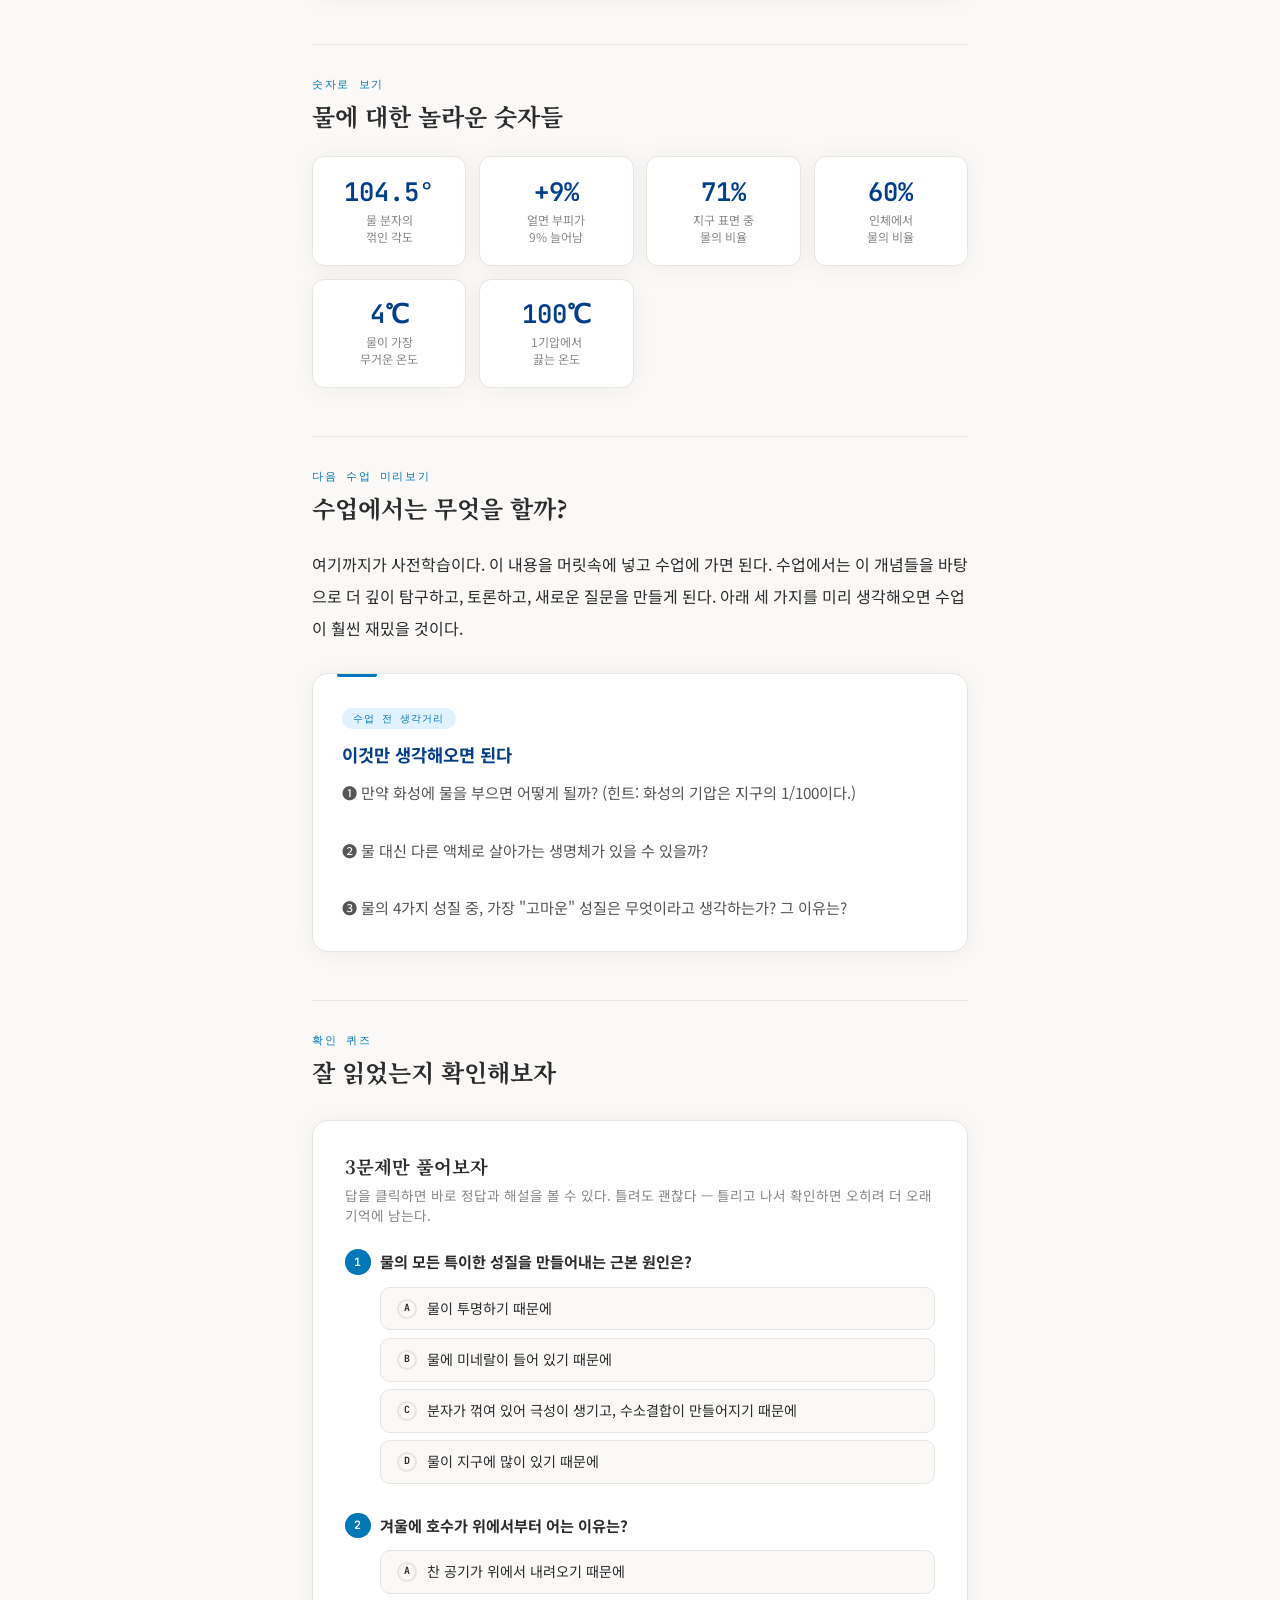
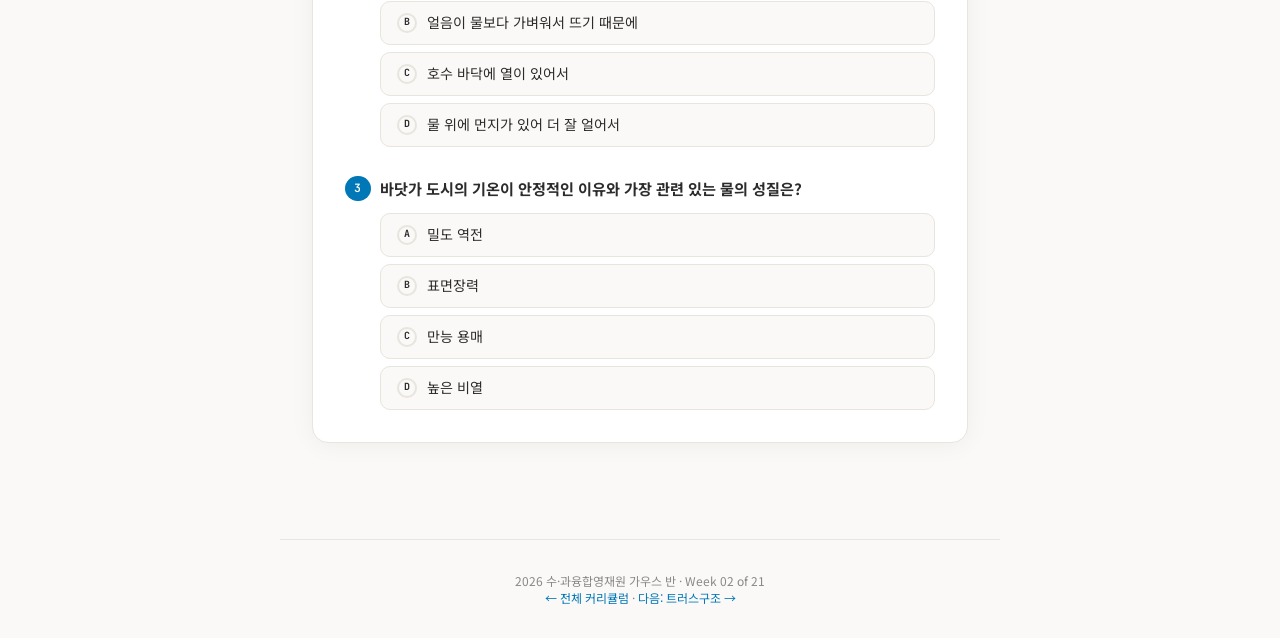
<file: lectures/week-02.html>
<!DOCTYPE html>
<html lang="ko">
<head>
<meta charset="UTF-8">
<meta name="viewport" content="width=device-width, initial-scale=1.0">
<title>Week 02 · 물, 너는 누구니? | 가우스 반</title>
<link rel="preconnect" href="https://fonts.googleapis.com">
<link href="https://fonts.googleapis.com/css2?family=Noto+Sans+KR:wght@300;400;500;700;900&family=Noto+Serif+KR:wght@400;700&family=JetBrains+Mono:wght@400;600&display=swap" rel="stylesheet">
<style>
:root {
  --ink: #2c2c2c;
  --ink-light: #555;
  --ink-faint: #888;
  --paper: #faf9f7;
  --card: #ffffff;
  --blue: #0077b6;
  --blue-deep: #023e8a;
  --blue-soft: #e0f2fe;
  --blue-glow: #caf0f8;
  --teal: #00b4d8;
  --coral: #e76f51;
  --coral-soft: #fde8e0;
  --gold: #e9c46a;
  --gold-soft: #fdf6e3;
  --sage: #2d6a4f;
  --sage-soft: #d8f3dc;
  --violet: #7209b7;
  --violet-soft: #f3e8ff;
  --border: #e8e4de;
  --shadow: 0 2px 24px rgba(0,0,0,0.05);
  --shadow-lg: 0 8px 40px rgba(0,0,0,0.08);
  --radius: 16px;
}

* { margin: 0; padding: 0; box-sizing: border-box; }

body {
  font-family: 'Noto Sans KR', sans-serif;
  background: var(--paper);
  color: var(--ink);
  -webkit-font-smoothing: antialiased;
}

.hero {
  position: relative;
  min-height: 55vh;
  display: flex;
  align-items: flex-end;
  padding: 3rem 2rem 2.5rem;
  overflow: hidden;
  background: linear-gradient(160deg, #023e8a 0%, #0077b6 40%, #00b4d8 70%, #48cae4 100%);
}
.hero::before {
  content: '';
  position: absolute;
  inset: 0;
  background:
    radial-gradient(ellipse 80% 60% at 20% 80%, rgba(202,240,248,0.25) 0%, transparent 70%),
    radial-gradient(ellipse 60% 50% at 80% 20%, rgba(0,180,216,0.2) 0%, transparent 70%);
}
.hero::after {
  content: '';
  position: absolute;
  bottom: 0; left: 0; right: 0;
  height: 80px;
  background: linear-gradient(to top, var(--paper) 0%, transparent 100%);
}
.hero-content {
  max-width: 720px;
  margin: 0 auto;
  position: relative;
  z-index: 1;
  color: #fff;
  width: 100%;
}
.hero-meta {
  font-family: 'JetBrains Mono', monospace;
  font-size: 0.72rem;
  letter-spacing: 0.12em;
  text-transform: uppercase;
  opacity: 0.6;
  margin-bottom: 1rem;
}
.hero h1 {
  font-family: 'Noto Serif KR', serif;
  font-size: clamp(2rem, 6vw, 3rem);
  font-weight: 700;
  line-height: 1.3;
  margin-bottom: 0.8rem;
}
.hero-desc {
  font-size: 1rem;
  opacity: 0.8;
  font-weight: 300;
  line-height: 1.7;
  max-width: 500px;
}
.hero-chips {
  display: flex;
  flex-wrap: wrap;
  gap: 0.5rem;
  margin-top: 1.2rem;
}
.hero-chip {
  background: rgba(255,255,255,0.15);
  backdrop-filter: blur(4px);
  border: 1px solid rgba(255,255,255,0.2);
  border-radius: 100px;
  padding: 0.3rem 0.9rem;
  font-size: 0.75rem;
}

.content {
  max-width: 720px;
  margin: 0 auto;
  padding: 2rem 2rem 4rem;
}

.reading-info {
  display: flex;
  align-items: center;
  gap: 0.8rem;
  padding: 1rem 0 2rem;
  border-bottom: 1px solid var(--border);
  margin-bottom: 2.5rem;
  font-size: 0.82rem;
  color: var(--ink-faint);
}
.reading-dot {
  width: 6px; height: 6px;
  background: var(--blue);
  border-radius: 50%;
}

.story {
  font-family: 'Noto Serif KR', serif;
  font-size: 1.08rem;
  line-height: 2;
  color: var(--ink);
  margin-bottom: 2rem;
}
.story.first-para::first-letter {
  font-size: 3.2em;
  float: left;
  line-height: 0.85;
  margin: 0.05em 0.12em 0 0;
  color: var(--blue-deep);
  font-weight: 700;
}
.body-text {
  font-size: 1rem;
  line-height: 2;
  color: var(--ink);
  margin-bottom: 1.5rem;
}
.body-text strong { color: var(--blue-deep); font-weight: 700; }

.section-header {
  margin: 3rem 0 1.5rem;
  padding-top: 2rem;
  border-top: 1px solid var(--border);
}
.section-number {
  font-family: 'JetBrains Mono', monospace;
  font-size: 0.68rem;
  letter-spacing: 0.15em;
  text-transform: uppercase;
  color: var(--blue);
  margin-bottom: 0.4rem;
}
.section-title {
  font-family: 'Noto Serif KR', serif;
  font-size: 1.5rem;
  font-weight: 700;
  color: var(--ink);
  line-height: 1.4;
}

.concept {
  background: var(--card);
  border: 1px solid var(--border);
  border-radius: var(--radius);
  padding: 1.8rem;
  margin: 1.8rem 0;
  box-shadow: var(--shadow);
  position: relative;
}
.concept::before {
  content: '';
  position: absolute;
  top: 0; left: 24px;
  width: 40px; height: 3px;
  background: var(--blue);
  border-radius: 0 0 2px 2px;
}
.concept-badge {
  display: inline-block;
  font-family: 'JetBrains Mono', monospace;
  font-size: 0.65rem;
  letter-spacing: 0.1em;
  text-transform: uppercase;
  color: var(--blue);
  background: var(--blue-soft);
  padding: 0.2rem 0.7rem;
  border-radius: 100px;
  margin-bottom: 0.8rem;
}
.concept h3 {
  font-size: 1.1rem;
  font-weight: 700;
  margin-bottom: 0.7rem;
  color: var(--blue-deep);
}
.concept p {
  font-size: 0.95rem;
  line-height: 1.9;
  color: var(--ink-light);
}

.pause {
  background: var(--gold-soft);
  border-left: 4px solid var(--gold);
  border-radius: 0 12px 12px 0;
  padding: 1.3rem 1.5rem;
  margin: 2rem 0;
  font-size: 0.95rem;
  line-height: 1.85;
}
.pause-label {
  font-weight: 700;
  color: #b07d10;
  margin-bottom: 0.3rem;
  font-size: 0.88rem;
}

.analogy {
  background: var(--violet-soft);
  border-left: 4px solid var(--violet);
  border-radius: 0 12px 12px 0;
  padding: 1.3rem 1.5rem;
  margin: 1.8rem 0;
  font-size: 0.95rem;
  line-height: 1.85;
}
.analogy-label {
  font-weight: 700;
  color: var(--violet);
  margin-bottom: 0.3rem;
  font-size: 0.88rem;
}

.keypoint {
  background: var(--blue-glow);
  border: 1px solid #b2ebf2;
  border-radius: var(--radius);
  padding: 1.3rem 1.5rem;
  margin: 1.8rem 0;
  font-size: 0.95rem;
  line-height: 1.85;
}
.keypoint-label {
  font-weight: 700;
  color: var(--blue-deep);
  margin-bottom: 0.3rem;
  font-size: 0.88rem;
}

.compare-wrap {
  margin: 1.8rem 0;
  border-radius: var(--radius);
  overflow: hidden;
  border: 1px solid var(--border);
  box-shadow: var(--shadow);
}
.compare-table {
  width: 100%;
  border-collapse: collapse;
  font-size: 0.88rem;
}
.compare-table th {
  background: var(--blue-deep);
  color: #fff;
  padding: 0.75rem 1rem;
  text-align: left;
  font-weight: 500;
  font-size: 0.82rem;
}
.compare-table td {
  padding: 0.7rem 1rem;
  border-bottom: 1px solid #f0ede8;
  color: var(--ink-light);
  line-height: 1.6;
}
.compare-table tr:last-child td { border-bottom: none; }
.compare-table tr:nth-child(even) td { background: #fafaf8; }
.compare-table .hl { background: var(--blue-soft) !important; color: var(--blue-deep); font-weight: 600; }

.funfact {
  display: flex;
  gap: 1rem;
  align-items: flex-start;
  background: var(--card);
  border: 1px solid var(--border);
  border-radius: var(--radius);
  padding: 1.5rem;
  margin: 1.8rem 0;
  box-shadow: var(--shadow);
}
.funfact-icon {
  width: 44px; height: 44px;
  background: var(--coral-soft);
  border-radius: 12px;
  display: flex; align-items: center; justify-content: center;
  font-size: 1.3rem;
  flex-shrink: 0;
}
.funfact-body { flex: 1; }
.funfact-title {
  font-size: 0.85rem;
  font-weight: 700;
  color: var(--coral);
  margin-bottom: 0.3rem;
}
.funfact-text {
  font-size: 0.9rem;
  line-height: 1.8;
  color: var(--ink-light);
}

.num-grid {
  display: grid;
  grid-template-columns: repeat(auto-fit, minmax(140px, 1fr));
  gap: 0.8rem;
  margin: 1.5rem 0;
}
.num-card {
  background: var(--card);
  border: 1px solid var(--border);
  border-radius: 12px;
  padding: 1.2rem;
  text-align: center;
  box-shadow: var(--shadow);
}
.num-big {
  font-family: 'JetBrains Mono', monospace;
  font-size: 1.6rem;
  font-weight: 600;
  color: var(--blue-deep);
  line-height: 1.2;
}
.num-label {
  font-size: 0.75rem;
  color: var(--ink-faint);
  margin-top: 0.3rem;
  line-height: 1.4;
}

.quiz-section {
  background: var(--card);
  border: 1px solid var(--border);
  border-radius: var(--radius);
  padding: 2rem;
  margin: 2rem 0;
  box-shadow: var(--shadow);
}
.quiz-section-title {
  font-family: 'Noto Serif KR', serif;
  font-size: 1.15rem;
  font-weight: 700;
  margin-bottom: 0.4rem;
}
.quiz-section-sub {
  font-size: 0.85rem;
  color: var(--ink-faint);
  margin-bottom: 1.5rem;
}
.quiz-block { margin-bottom: 1.8rem; }
.quiz-block:last-child { margin-bottom: 0; }
.quiz-q {
  font-weight: 700;
  font-size: 0.95rem;
  margin-bottom: 0.8rem;
  padding-left: 2.2rem;
  position: relative;
  line-height: 1.6;
}
.quiz-q::before {
  content: attr(data-num);
  position: absolute;
  left: 0; top: 0;
  width: 1.6rem; height: 1.6rem;
  background: var(--blue);
  color: #fff;
  border-radius: 50%;
  display: flex; align-items: center; justify-content: center;
  font-family: 'JetBrains Mono', monospace;
  font-size: 0.72rem;
  font-weight: 600;
}
.quiz-opts { display: flex; flex-direction: column; gap: 0.45rem; padding-left: 2.2rem; }
.quiz-opt {
  background: var(--paper);
  border: 1.5px solid var(--border);
  border-radius: 10px;
  padding: 0.65rem 1rem;
  cursor: pointer;
  font-size: 0.88rem;
  transition: all 0.25s;
  display: flex;
  align-items: center;
  gap: 0.6rem;
  line-height: 1.5;
}
.quiz-opt:hover { border-color: var(--blue); background: var(--blue-soft); }
.quiz-opt .marker {
  width: 20px; height: 20px;
  border: 2px solid var(--border);
  border-radius: 50%;
  display: flex; align-items: center; justify-content: center;
  font-size: 0.62rem; font-weight: 700;
  flex-shrink: 0;
  transition: all 0.25s;
  font-family: 'JetBrains Mono', monospace;
}
.quiz-opt.correct { border-color: var(--sage); background: var(--sage-soft); }
.quiz-opt.correct .marker { background: var(--sage); color: #fff; border-color: var(--sage); }
.quiz-opt.wrong { border-color: var(--coral); background: var(--coral-soft); }
.quiz-opt.wrong .marker { background: var(--coral); color: #fff; border-color: var(--coral); }
.quiz-explain {
  margin-top: 0.6rem;
  margin-left: 2.2rem;
  padding: 0.8rem 1rem;
  border-radius: 10px;
  font-size: 0.85rem;
  line-height: 1.7;
  display: none;
}
.quiz-explain.show { display: block; }
.quiz-explain.ok { background: var(--sage-soft); color: #1b4332; }
.quiz-explain.no { background: var(--coral-soft); color: #7c2d12; }

.page-footer {
  max-width: 720px;
  margin: 0 auto;
  padding: 2rem;
  text-align: center;
  font-size: 0.75rem;
  color: var(--ink-faint);
  border-top: 1px solid var(--border);
}
.page-footer a { color: var(--blue); text-decoration: none; }

.scroll-progress {
  position: fixed;
  top: 0; left: 0;
  width: 0%;
  height: 3px;
  background: linear-gradient(90deg, var(--blue-deep), var(--teal));
  z-index: 100;
  transition: width 0.1s;
}

@media (max-width: 600px) {
  .hero { min-height: 45vh; padding: 2rem 1.2rem 2rem; }
  .content { padding: 1.5rem 1.2rem 3rem; }
  .story { font-size: 1rem; }
  .section-title { font-size: 1.25rem; }
  .num-grid { grid-template-columns: repeat(2, 1fr); }
  .concept, .quiz-section { padding: 1.4rem; }
}
</style>
</head>
<body>

<div class="scroll-progress" id="scrollProgress"></div>

<header class="hero">
  <div class="hero-content">
    <div class="hero-meta">Week 02 · 2026.04.11 · 가우스 반</div>
    <h1>물, 너는 누구니?</h1>
    <p class="hero-desc">매일 마시고, 씻고, 놀면서도 한 번도 의심하지 않았던 물. 하지만 물은 이 우주에서 가장 이상한 물질이다.</p>
    <div class="hero-chips">
      <span class="hero-chip">사전학습 교재</span>
      <span class="hero-chip">약 20분</span>
      <span class="hero-chip">수·과학 융합</span>
    </div>
  </div>
</header>

<article class="content">

  <div class="reading-info">
    <span class="reading-dot"></span>
    <span>읽는 시간 약 20분</span>
    <span>·</span>
    <span>스크롤하며 읽어주세요</span>
  </div>

  <!-- ━━━ INTRO ━━━ -->

  <p class="story first-para">
    상상해보자. 너는 지금 우주 탐사 대원이다. 임무는 생명체가 살 수 있는 행성을 찾는 것. 수백 개의 행성을 조사했지만, 과학자들이 가장 먼저 확인하는 것은 딱 하나다. "거기에 <strong>물</strong>이 있는가?"
  </p>

  <p class="body-text">
    왜 하필 물일까? 금도 아니고, 다이아몬드도 아니고, 왜 그냥 물? 답은 놀랍다. 물은 "그냥 물"이 아니기 때문이다. 물은 다른 어떤 물질도 하지 못하는 일을 해내는, 이 우주에서 가장 특이하고 이상한 물질이다. 오늘 우리는 매일 보면서도 전혀 몰랐던 물의 비밀을 파헤칠 것이다.
  </p>

  <div class="funfact">
    <div class="funfact-icon">🛰️</div>
    <div class="funfact-body">
      <div class="funfact-title">진짜 이야기</div>
      <div class="funfact-text">미국 NASA는 외계 생명 탐사 전략을 딱 두 단어로 요약한다: <strong>"Follow the water."</strong> (물을 따라가라.) 실제로 화성 탐사 로버가 가장 먼저 하는 일도 물의 흔적을 찾는 것이다.</div>
    </div>
  </div>

  <!-- ━━━ CHAPTER 1 ━━━ -->

  <div class="section-header">
    <div class="section-number">Chapter 01</div>
    <h2 class="section-title">물 한 방울 속에 숨은 자석들</h2>
  </div>

  <p class="body-text">
    물 한 방울을 1억 배로 확대한다고 생각해보자. 그러면 아주 작은 알갱이들이 보인다. 그것이 바로 <strong>물 분자</strong>다. 물 분자 하나는 산소(O) 원자 1개에 수소(H) 원자 2개가 붙어 있는 형태로, 화학식으로는 <strong>H₂O</strong>라고 쓴다.
  </p>

  <p class="body-text">
    그런데 여기서 중요한 게 있다. 수소 두 개가 산소에 일직선으로 붙어 있는 게 아니다. 약 <strong>104.5도</strong> 각도로 꺾여 있다. 마치 미키마우스 얼굴처럼 — 동그란 산소가 얼굴이고, 수소 두 개가 귀처럼 양쪽으로 삐져나온 모양이다.
  </p>

  <div class="pause">
    <div class="pause-label">🤚 잠깐, 여기서 생각!</div>
    "고작 모양이 꺾여 있는 게 뭐 대수야?" 하고 생각할 수 있다. 하지만 이 작은 꺾임이 물의 모든 비밀을 만들어낸다. 만약 일직선이었다면, 물은 지금과 완전히 다른 물질이 되었을 것이고, 아마 지구에 생명은 존재하지 않았을 것이다.
  </div>

  <div class="concept">
    <span class="concept-badge">핵심 개념</span>
    <h3>극성 — 물 분자는 미니 자석이다</h3>
    <p>
      물 분자가 꺾여 있기 때문에, 산소 쪽은 전기적으로 살짝 <strong>마이너스(-)</strong>를 띠고, 수소 쪽은 살짝 <strong>플러스(+)</strong>를 띤다. 이렇게 한쪽이 (+), 다른 쪽이 (-)인 성질을 <strong>극성</strong>이라고 한다. 물 분자 하나하나가 아주 작은 자석인 셈이다.
    </p>
  </div>

  <p class="body-text">
    자석의 N극과 S극이 서로 끌어당기는 것처럼, 물 분자의 (+) 부분과 이웃 분자의 (-) 부분도 서로 끌어당긴다. 이 끌어당기는 힘을 <strong>수소결합(Hydrogen Bond)</strong>이라고 부른다.
  </p>

  <div class="analogy">
    <div class="analogy-label">🎯 쉽게 비유하면</div>
    교실에서 30명이 손을 잡고 있다고 생각해보자. 한 명 한 명의 악력은 약하지만, 30명이 동시에 잡고 있으면 쉽게 떨어지지 않는다. 수소결합도 마찬가지다. 하나하나는 약하지만, 수없이 많은 물 분자가 동시에 수소결합을 하면 엄청난 힘이 된다.
  </div>

  <p class="body-text">
    바로 이 수소결합 때문에 물은 다른 물질이 절대 하지 못하는 <strong>4가지 특별한 일</strong>을 한다. 하나씩 살펴보자.
  </p>

  <!-- ━━━ CHAPTER 2 ━━━ -->

  <div class="section-header">
    <div class="section-number">Chapter 02</div>
    <h2 class="section-title">특이한 성질 ① — 얼음은 왜 물에 뜰까?</h2>
  </div>

  <p class="body-text">
    컵에 주스를 따르고 얼음을 넣으면 어떻게 되는가? 당연히 <strong>뜬다</strong>. 너무 당연해서 생각해본 적도 없을 것이다. 하지만 이것은 전혀 당연하지 않다.
  </p>

  <p class="body-text">
    세상의 거의 모든 물질은 고체가 되면 더 무거워진다. 쇠를 녹이면 액체 쇠 위에 고체 쇠가 가라앉는다. 초를 녹이면 액체 초 위에 고체 초가 가라앉는다. 고체가 액체보다 무거운 것이 "정상"이다.
  </p>

  <p class="body-text">
    그런데 <strong>물은 정반대다</strong>. 물이 얼면 부피가 약 <strong>9%</strong> 늘어나면서 가벼워진다. 왜일까? 물이 얼면 수소결합이 규칙적인 육각형 구조를 만드는데, 이 구조 안에 빈 공간이 생기기 때문이다. 마치 벽돌을 대충 쌓으면 빈틈 없이 꽉 차지만, 규칙적인 벌집 모양으로 쌓으면 구멍이 생기는 것과 같다. 이 빈 공간 때문에 부피가 늘어나고, 부피가 늘어나니 같은 무게라도 가벼워지는 것이다. 가벼우니까 뜬다. 이것을 과학자들은 <strong>"밀도 역전"</strong>이라고 부른다.
  </p>

  <div class="pause">
    <div class="pause-label">🤚 잠깐, 여기서 생각!</div>
    만약 얼음이 물보다 무거웠다면, 겨울에 호수가 어떻게 될까? 30초만 상상해보자.
  </div>

  <p class="body-text">
    만약 얼음이 가라앉았다면, 겨울마다 호수의 <strong>바닥부터</strong> 얼어붙었을 것이다. 바닥의 얼음은 햇빛이 닿지 않으니 봄에도 녹지 않는다. 매년 조금씩 쌓여서 결국 호수 전체가 거대한 얼음 덩어리가 된다. 물고기? 전멸이다.
  </p>

  <p class="body-text">
    하지만 현실에서는 얼음이 위에 뜨기 때문에, <strong>얼음이 뚜껑 역할</strong>을 한다. 찬 바람을 막아주고, 아래의 물은 약 4℃를 유지한다. 물고기와 수중 생물은 이 4℃의 물에서 겨울을 난다.
  </p>

  <div class="funfact">
    <div class="funfact-icon">🐟</div>
    <div class="funfact-body">
      <div class="funfact-title">4℃의 비밀</div>
      <div class="funfact-text">물은 정확히 <strong>4℃</strong>일 때 가장 무겁다. 0℃에 가까워지면 오히려 가벼워진다. 그래서 겨울에 호수 바닥은 항상 4℃를 유지한다. 자연이 만든 완벽한 온도 조절 시스템이다.</div>
    </div>
  </div>

  <!-- ━━━ CHAPTER 3 ━━━ -->

  <div class="section-header">
    <div class="section-number">Chapter 03</div>
    <h2 class="section-title">특이한 성질 ② — 물은 성격이 느긋하다</h2>
  </div>

  <p class="body-text">
    여름에 해변에 가본 적이 있는가? 한낮에 모래사장 위를 걸으면 발바닥이 화상을 입을 만큼 뜨겁다. 그런데 바닷물에 들어가면? 시원하다. 같은 햇빛을 받았는데 왜 이렇게 다를까?
  </p>

  <p class="body-text">
    답은 <strong>비열</strong>이라는 개념에 있다. 비열이란 "어떤 물질 1g의 온도를 1℃ 올리는 데 필요한 에너지"다. 쉽게 말하면, <strong>얼마나 데우기 어려운가</strong>를 나타내는 숫자다. 숫자가 클수록 데우기 어렵고, 반대로 식히기도 어렵다.
  </p>

  <div class="num-grid">
    <div class="num-card">
      <div class="num-big">4.18</div>
      <div class="num-label">물의 비열<br>(J/g·℃)</div>
    </div>
    <div class="num-card">
      <div class="num-big">0.45</div>
      <div class="num-label">철의 비열<br>(J/g·℃)</div>
    </div>
    <div class="num-card">
      <div class="num-big">0.84</div>
      <div class="num-label">모래의 비열<br>(J/g·℃)</div>
    </div>
    <div class="num-card">
      <div class="num-big" style="color:var(--coral);">×9.3</div>
      <div class="num-label">물은 철보다<br>9.3배 데우기 어렵다</div>
    </div>
  </div>

  <p class="body-text">
    물의 비열은 4.18이고, 모래의 비열은 0.84다. 물은 모래보다 약 <strong>5배</strong>나 데우기 어렵다. 그래서 같은 햇빛을 받아도 모래는 금방 뜨거워지고, 바닷물은 천천히 따뜻해진다.
  </p>

  <p class="body-text">
    그런데 왜 물의 비열이 이렇게 높을까? 다시 수소결합이다. 물의 온도를 올리려면 물 분자들을 더 빠르게 움직이게 해야 하는데, 물 분자들은 수소결합으로 서로 붙들고 있기 때문에 떼어내는 데 에너지가 더 많이 필요한 것이다. 마치 손을 꼭 잡고 있는 30명을 흩어지게 하려면 힘이 많이 드는 것과 같다.
  </p>

  <div class="keypoint">
    <div class="keypoint-label">💡 이것이 의미하는 것</div>
    바다는 거대한 온도 조절 장치다. 낮에는 열을 천천히 흡수하고, 밤에는 천천히 내뿜는다. 이 덕분에 바닷가 도시는 낮과 밤의 기온 차이가 작다. 물의 비열이 낮았다면 지구의 낮과 밤 온도 차이는 수십 도가 넘었을 것이고, 대부분의 생명체가 살 수 없었을 것이다.
  </div>

  <!-- ━━━ CHAPTER 4 ━━━ -->

  <div class="section-header">
    <div class="section-number">Chapter 04</div>
    <h2 class="section-title">특이한 성질 ③ — 보이지 않는 막, 표면장력</h2>
  </div>

  <p class="body-text">
    컵에 물을 가득 따르고, 동전을 아주 천천히 하나씩 넣어보자. 물이 넘칠 것 같은데도 넘치지 않는다. 오히려 물이 컵 위로 <strong>볼록하게 올라온다</strong>. 마치 보이지 않는 막이 물을 감싸고 있는 것 같다.
  </p>

  <p class="body-text">
    이것이 <strong>표면장력</strong>이다. 물 내부의 분자는 사방으로 이웃 분자에게 둘러싸여 있어서 모든 방향으로 균형 있게 끌어당겨진다. 그런데 물 표면의 분자는 위에는 공기뿐이니 위로 잡아당길 친구가 없다. 그래서 옆과 아래에 있는 분자들을 <strong>더 강하게</strong> 잡아당긴다. 이 힘이 물 표면을 팽팽하게 만들어서, 마치 보이지 않는 고무 막을 씌운 것처럼 만드는 것이다.
  </p>

  <div class="funfact">
    <div class="funfact-icon">🦟</div>
    <div class="funfact-body">
      <div class="funfact-title">소금쟁이의 비밀</div>
      <div class="funfact-text">소금쟁이가 물 위를 걸을 수 있는 이유가 바로 이 표면장력이다. 소금쟁이의 다리에는 아주 작은 털이 빽빽이 나 있어서 물을 밀어내고, 표면장력이 만든 보이지 않는 막 위에 올라타는 것이다. 재미있는 실험: 물에 비누를 풀면 표면장력이 약해져서 소금쟁이는 바로 가라앉는다!</div>
    </div>
  </div>

  <p class="body-text">
    표면장력과 관련된 또 하나의 중요한 현상이 있다. <strong>모세관 현상</strong>이다. 가느다란 유리관을 물에 담그면 물이 관 안에서 저절로 올라간다. 물 분자가 유리 벽면에 달라붙고, 뒤따르는 물 분자들이 수소결합으로 서로 잡아당기면서 줄줄이 올라오는 것이다.
  </p>

  <p class="body-text">
    이 원리가 자연에서 어떻게 쓰이는지 생각해보자. <strong>나무</strong>다. 키가 100미터가 넘는 세쿼이아 나무도 펌프 없이 뿌리에서 꼭대기까지 물을 끌어올린다. 물 분자들의 수소결합 — 서로 잡아당기는 힘 — 이 없었다면 이것은 불가능하다. 나무가 이렇게 클 수 있는 것도, 따지고 보면 물의 수소결합 덕분이다.
  </p>

  <!-- ━━━ CHAPTER 5 ━━━ -->

  <div class="section-header">
    <div class="section-number">Chapter 05</div>
    <h2 class="section-title">특이한 성질 ④ — 무엇이든 녹이는 마법사</h2>
  </div>

  <p class="body-text">
    소금을 물에 넣으면 녹는다. 설탕도 녹는다. 식초도, 꿀도, 비타민도 녹는다. 물은 거의 모든 것을 녹인다. 그래서 과학자들은 물을 <strong>"만능 용매(Universal Solvent)"</strong>라고 부른다.
  </p>

  <p class="body-text">
    왜 이렇게 잘 녹일까? 다시 극성이다. 소금(NaCl)을 예로 들어보자. 소금은 나트륨(Na⁺)과 염소(Cl⁻)가 서로 끌어당기면서 결합해 있다. 여기에 물을 부으면, 물 분자의 (-) 쪽이 나트륨(+)을, (+) 쪽이 염소(-)를 둘러싼다. 물 분자들이 소금 입자를 하나하나 떼어내서 감싸버리는 것이다. 마치 작은 자석 군단이 달라붙어서 분해하는 것과 같다.
  </p>

  <div class="keypoint">
    <div class="keypoint-label">💡 왜 이게 중요할까?</div>
    우리 몸속을 생각해보자. 음식에서 나온 영양분이 혈액(대부분이 물)에 녹아서 온몸으로 운반된다. 세포에서 만든 노폐물도 물에 녹아서 콩팥으로 가고, 소변으로 나간다. 물이 만능 용매가 아니었다면, 영양분을 운반할 수 없고, 노폐물을 배출할 수 없다. 즉, <strong>생명 활동 자체가 불가능</strong>하다.
  </div>

  <div class="pause">
    <div class="pause-label">🤚 잠깐, 여기서 생각!</div>
    물이 만능 용매라면, 물이 녹이지 못하는 것은 뭘까? 기름! 기름은 극성이 없는 "비극성" 물질이다. 극성인 물은 비극성인 기름을 녹이지 못한다. "같은 성질끼리 녹인다"는 원리 때문이다. 그래서 물과 기름은 아무리 섞어도 분리된다.
  </div>

  <!-- ━━━ SUMMARY ━━━ -->

  <div class="section-header">
    <div class="section-number">정리</div>
    <h2 class="section-title">한눈에 보는 물의 4대 비밀</h2>
  </div>

  <p class="body-text">
    지금까지 배운 물의 4가지 특이한 성질과, 그 성질이 왜 생명에 중요한지 정리해보자.
  </p>

  <div class="compare-wrap">
    <table class="compare-table">
      <thead>
        <tr>
          <th style="width:22%">성질</th>
          <th style="width:28%">보통 물질</th>
          <th style="width:50%">물은?</th>
        </tr>
      </thead>
      <tbody>
        <tr>
          <td><strong>얼 때</strong></td>
          <td>무거워짐 (가라앉음)</td>
          <td class="hl">가벼워짐 (뜬다!) → 호수 밑 생물이 산다</td>
        </tr>
        <tr>
          <td><strong>온도 변화</strong></td>
          <td>빨리 뜨겁고 빨리 식음</td>
          <td class="hl">천천히 변한다 → 지구의 기후를 안정시킨다</td>
        </tr>
        <tr>
          <td><strong>표면</strong></td>
          <td>표면장력이 약함</td>
          <td class="hl">매우 강함 → 소금쟁이, 나무의 물 운반이 가능</td>
        </tr>
        <tr>
          <td><strong>녹이기</strong></td>
          <td>일부만 녹임</td>
          <td class="hl">거의 다 녹임 → 혈액이 영양분을 운반할 수 있다</td>
        </tr>
      </tbody>
    </table>
  </div>

  <p class="body-text">
    그리고 이 4가지의 원인은 전부 <strong>하나</strong>로 연결된다.
  </p>

  <div class="concept">
    <span class="concept-badge">핵심 연결고리</span>
    <h3>모든 것의 시작: 104.5°의 꺾임</h3>
    <p>
      분자가 104.5°로 꺾여 있다 → 극성이 생긴다 → 수소결합이 만들어진다 → 4대 특이한 성질이 나타난다. <strong>단 하나의 원인</strong>이 모든 것을 설명한다. 이것이 과학의 아름다움이다.
    </p>
  </div>

  <!-- ━━━ NUMBERS ━━━ -->

  <div class="section-header">
    <div class="section-number">숫자로 보기</div>
    <h2 class="section-title">물에 대한 놀라운 숫자들</h2>
  </div>

  <div class="num-grid">
    <div class="num-card">
      <div class="num-big">104.5°</div>
      <div class="num-label">물 분자의<br>꺾인 각도</div>
    </div>
    <div class="num-card">
      <div class="num-big">+9%</div>
      <div class="num-label">얼면 부피가<br>9% 늘어남</div>
    </div>
    <div class="num-card">
      <div class="num-big">71%</div>
      <div class="num-label">지구 표면 중<br>물의 비율</div>
    </div>
    <div class="num-card">
      <div class="num-big">60%</div>
      <div class="num-label">인체에서<br>물의 비율</div>
    </div>
    <div class="num-card">
      <div class="num-big">4℃</div>
      <div class="num-label">물이 가장<br>무거운 온도</div>
    </div>
    <div class="num-card">
      <div class="num-big">100℃</div>
      <div class="num-label">1기압에서<br>끓는 온도</div>
    </div>
  </div>

  <!-- ━━━ PREVIEW ━━━ -->

  <div class="section-header">
    <div class="section-number">다음 수업 미리보기</div>
    <h2 class="section-title">수업에서는 무엇을 할까?</h2>
  </div>

  <p class="body-text">
    여기까지가 사전학습이다. 이 내용을 머릿속에 넣고 수업에 가면 된다. 수업에서는 이 개념들을 바탕으로 더 깊이 탐구하고, 토론하고, 새로운 질문을 만들게 된다. 아래 세 가지를 미리 생각해오면 수업이 훨씬 재밌을 것이다.
  </p>

  <div class="concept">
    <span class="concept-badge">수업 전 생각거리</span>
    <h3>이것만 생각해오면 된다</h3>
    <p>
      ❶ 만약 화성에 물을 부으면 어떻게 될까? (힌트: 화성의 기압은 지구의 1/100이다.)<br><br>
      ❷ 물 대신 다른 액체로 살아가는 생명체가 있을 수 있을까?<br><br>
      ❸ 물의 4가지 성질 중, 가장 "고마운" 성질은 무엇이라고 생각하는가? 그 이유는?
    </p>
  </div>

  <!-- ━━━ QUIZ ━━━ -->

  <div class="section-header">
    <div class="section-number">확인 퀴즈</div>
    <h2 class="section-title">잘 읽었는지 확인해보자</h2>
  </div>

  <div class="quiz-section">
    <div class="quiz-section-title">3문제만 풀어보자</div>
    <div class="quiz-section-sub">답을 클릭하면 바로 정답과 해설을 볼 수 있다. 틀려도 괜찮다 — 틀리고 나서 확인하면 오히려 더 오래 기억에 남는다.</div>

    <div class="quiz-block" id="q1">
      <div class="quiz-q" data-num="1">물의 모든 특이한 성질을 만들어내는 근본 원인은?</div>
      <div class="quiz-opts">
        <div class="quiz-opt" onclick="answer('q1',this,false)">
          <span class="marker">A</span>
          <span>물이 투명하기 때문에</span>
        </div>
        <div class="quiz-opt" onclick="answer('q1',this,false)">
          <span class="marker">B</span>
          <span>물에 미네랄이 들어 있기 때문에</span>
        </div>
        <div class="quiz-opt" onclick="answer('q1',this,true)">
          <span class="marker">C</span>
          <span>분자가 꺾여 있어 극성이 생기고, 수소결합이 만들어지기 때문에</span>
        </div>
        <div class="quiz-opt" onclick="answer('q1',this,false)">
          <span class="marker">D</span>
          <span>물이 지구에 많이 있기 때문에</span>
        </div>
      </div>
      <div class="quiz-explain" id="q1-fb"></div>
    </div>

    <div class="quiz-block" id="q2">
      <div class="quiz-q" data-num="2">겨울에 호수가 위에서부터 어는 이유는?</div>
      <div class="quiz-opts">
        <div class="quiz-opt" onclick="answer('q2',this,false)">
          <span class="marker">A</span>
          <span>찬 공기가 위에서 내려오기 때문에</span>
        </div>
        <div class="quiz-opt" onclick="answer('q2',this,true)">
          <span class="marker">B</span>
          <span>얼음이 물보다 가벼워서 뜨기 때문에</span>
        </div>
        <div class="quiz-opt" onclick="answer('q2',this,false)">
          <span class="marker">C</span>
          <span>호수 바닥에 열이 있어서</span>
        </div>
        <div class="quiz-opt" onclick="answer('q2',this,false)">
          <span class="marker">D</span>
          <span>물 위에 먼지가 있어 더 잘 얼어서</span>
        </div>
      </div>
      <div class="quiz-explain" id="q2-fb"></div>
    </div>

    <div class="quiz-block" id="q3">
      <div class="quiz-q" data-num="3">바닷가 도시의 기온이 안정적인 이유와 가장 관련 있는 물의 성질은?</div>
      <div class="quiz-opts">
        <div class="quiz-opt" onclick="answer('q3',this,false)">
          <span class="marker">A</span>
          <span>밀도 역전</span>
        </div>
        <div class="quiz-opt" onclick="answer('q3',this,false)">
          <span class="marker">B</span>
          <span>표면장력</span>
        </div>
        <div class="quiz-opt" onclick="answer('q3',this,false)">
          <span class="marker">C</span>
          <span>만능 용매</span>
        </div>
        <div class="quiz-opt" onclick="answer('q3',this,true)">
          <span class="marker">D</span>
          <span>높은 비열</span>
        </div>
      </div>
      <div class="quiz-explain" id="q3-fb"></div>
    </div>
  </div>

</article>

<footer class="page-footer">
  2026 수·과융합영재원 가우스 반 · Week 02 of 21<br>
  <a href="./">← 전체 커리큘럼</a> · <a href="week-03.html">다음: 트러스구조 →</a>
</footer>

<script>
window.addEventListener('scroll', () => {
  const h = document.documentElement;
  const pct = (h.scrollTop / (h.scrollHeight - h.clientHeight)) * 100;
  document.getElementById('scrollProgress').style.width = pct + '%';
});

const done = {};
const fb = {
  q1: {
    ok: '정답! 물 분자가 104.5°로 꺾여 있어서 극성이 생기고 → 수소결합이 만들어지고 → 4가지 특이한 성질이 전부 여기서 나온다. 하나의 원인이 모든 걸 설명하는 아름다운 구조다.',
    no: '아쉽다! 정답은 C번이다. 물의 모든 비밀은 분자의 꺾인 구조(104.5°) → 극성 → 수소결합으로 이어지는 하나의 인과관계에서 시작된다.'
  },
  q2: {
    ok: '정답! 물은 얼면 수소결합이 규칙적 구조를 만들어 부피가 9% 늘어나고, 가벼워진다. 가벼우니까 뜨고, 그래서 위에서부터 어는 것이다. 이 덕분에 호수 아래의 물고기가 살아남는다.',
    no: '아쉽다! 정답은 B번이다. 핵심은 얼음의 밀도가 물보다 낮다는 것이다. 얼음이 가벼워서 뜨니까, 위에서부터 어는 것이다.'
  },
  q3: {
    ok: '정답! 물의 높은 비열 때문에 바다는 천천히 뜨거워지고 천천히 식는다. 바다가 거대한 온도 조절 장치 역할을 해서, 해안가 도시의 기온이 안정적으로 유지된다.',
    no: '아쉽다! 정답은 D번, 높은 비열이다. 비열이 높다는 건 온도 변화가 느리다는 뜻이다. 바다가 열을 천천히 흡수하고 천천히 내뿜기 때문에 해안 도시의 기온이 안정적인 것이다.'
  }
};

function answer(qid, el, correct) {
  if (done[qid]) return;
  done[qid] = true;
  const block = document.getElementById(qid);
  block.querySelectorAll('.quiz-opt').forEach(o => o.style.pointerEvents = 'none');
  const explain = document.getElementById(qid + '-fb');
  if (correct) {
    el.classList.add('correct');
    explain.className = 'quiz-explain show ok';
    explain.textContent = '✅ ' + fb[qid].ok;
  } else {
    el.classList.add('wrong');
    block.querySelectorAll('.quiz-opt').forEach(o => {
      if (o.getAttribute('onclick').includes('true')) o.classList.add('correct');
    });
    explain.className = 'quiz-explain show no';
    explain.textContent = '❌ ' + fb[qid].no;
  }
}
</script>
</body>
</html>
</file>
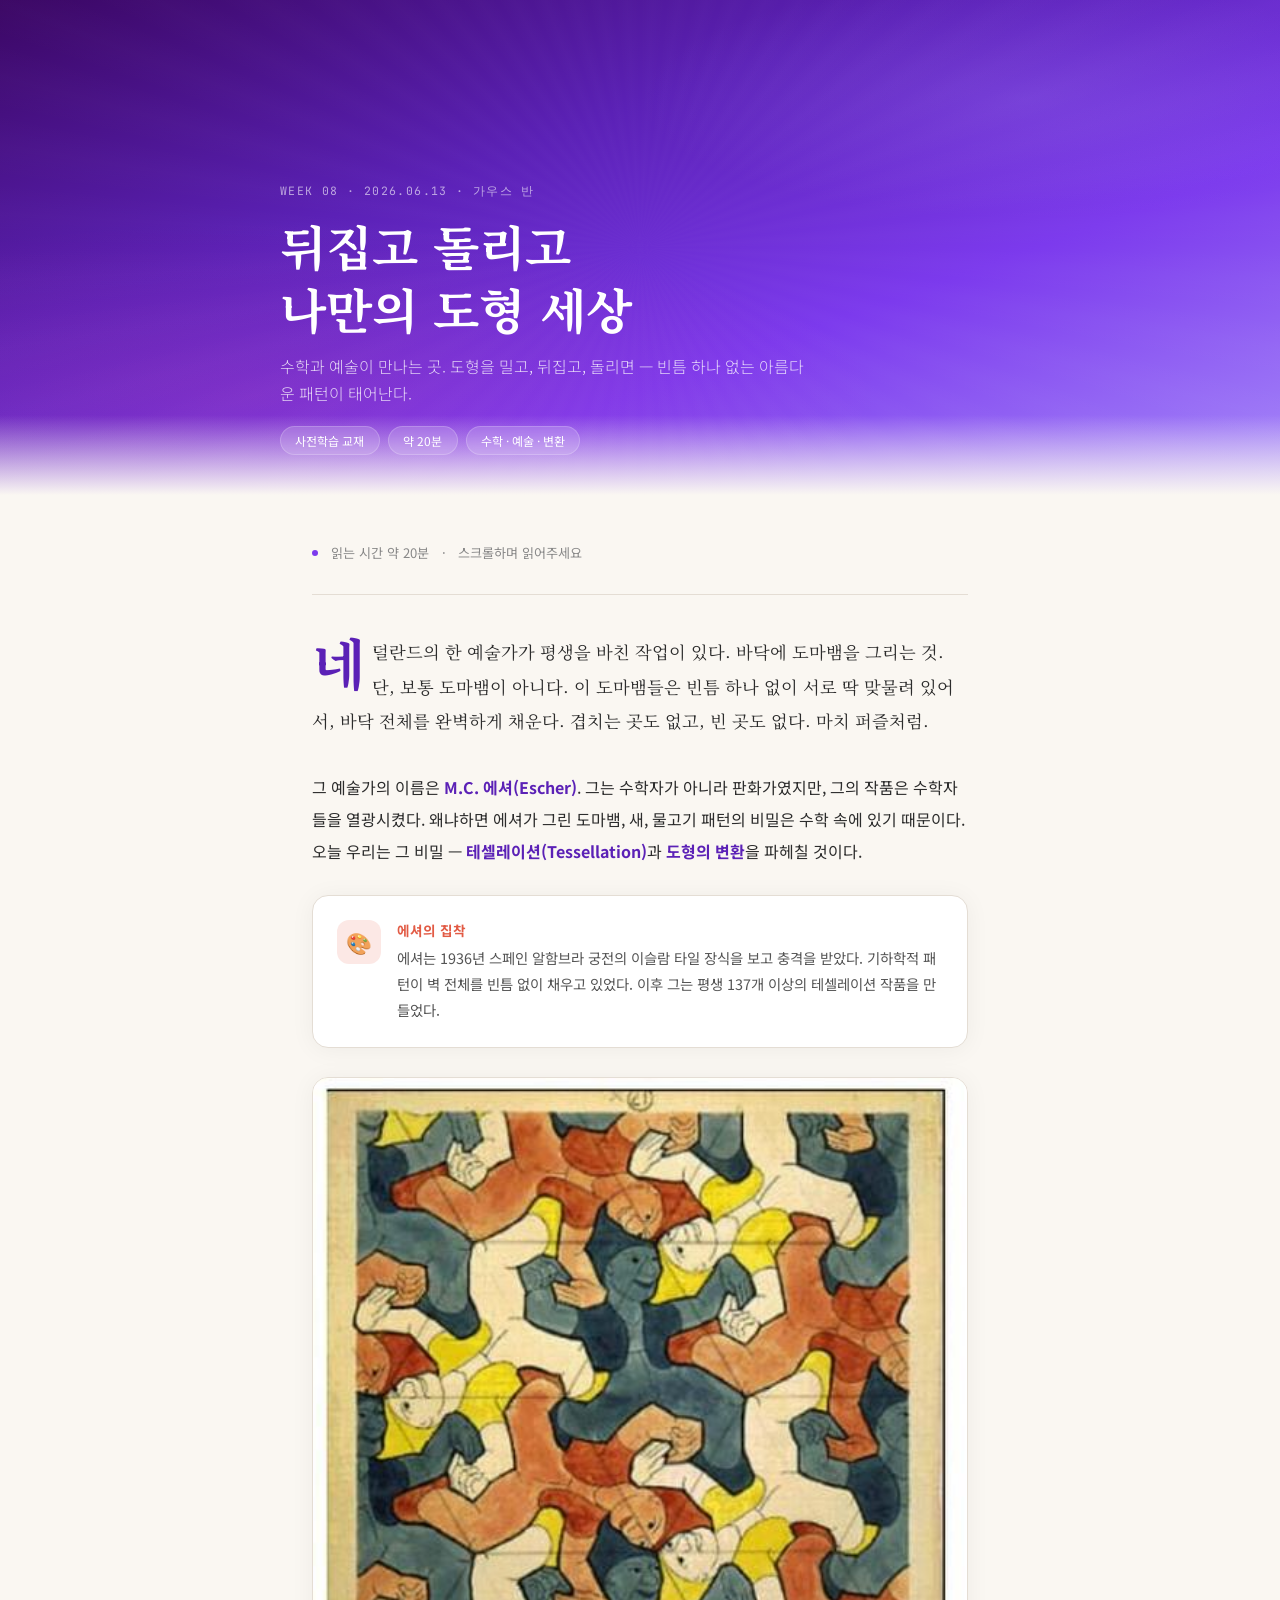
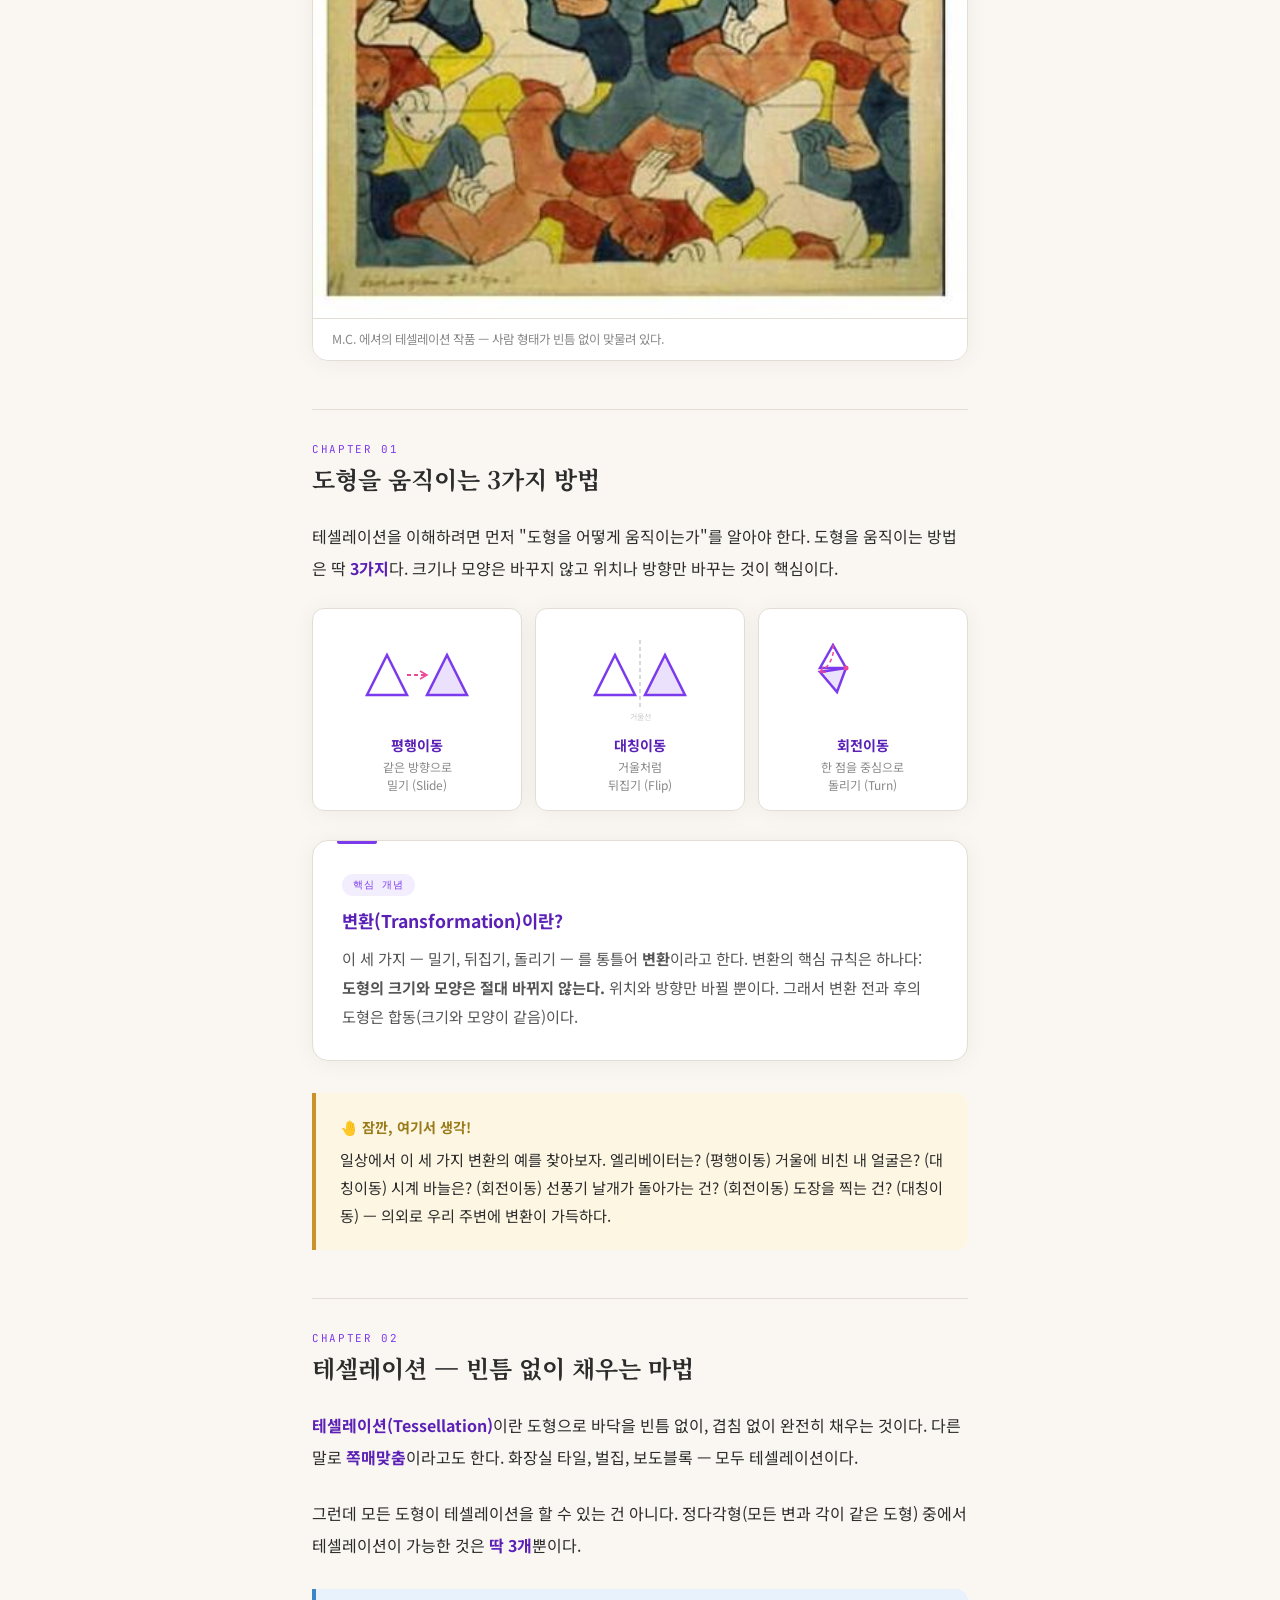
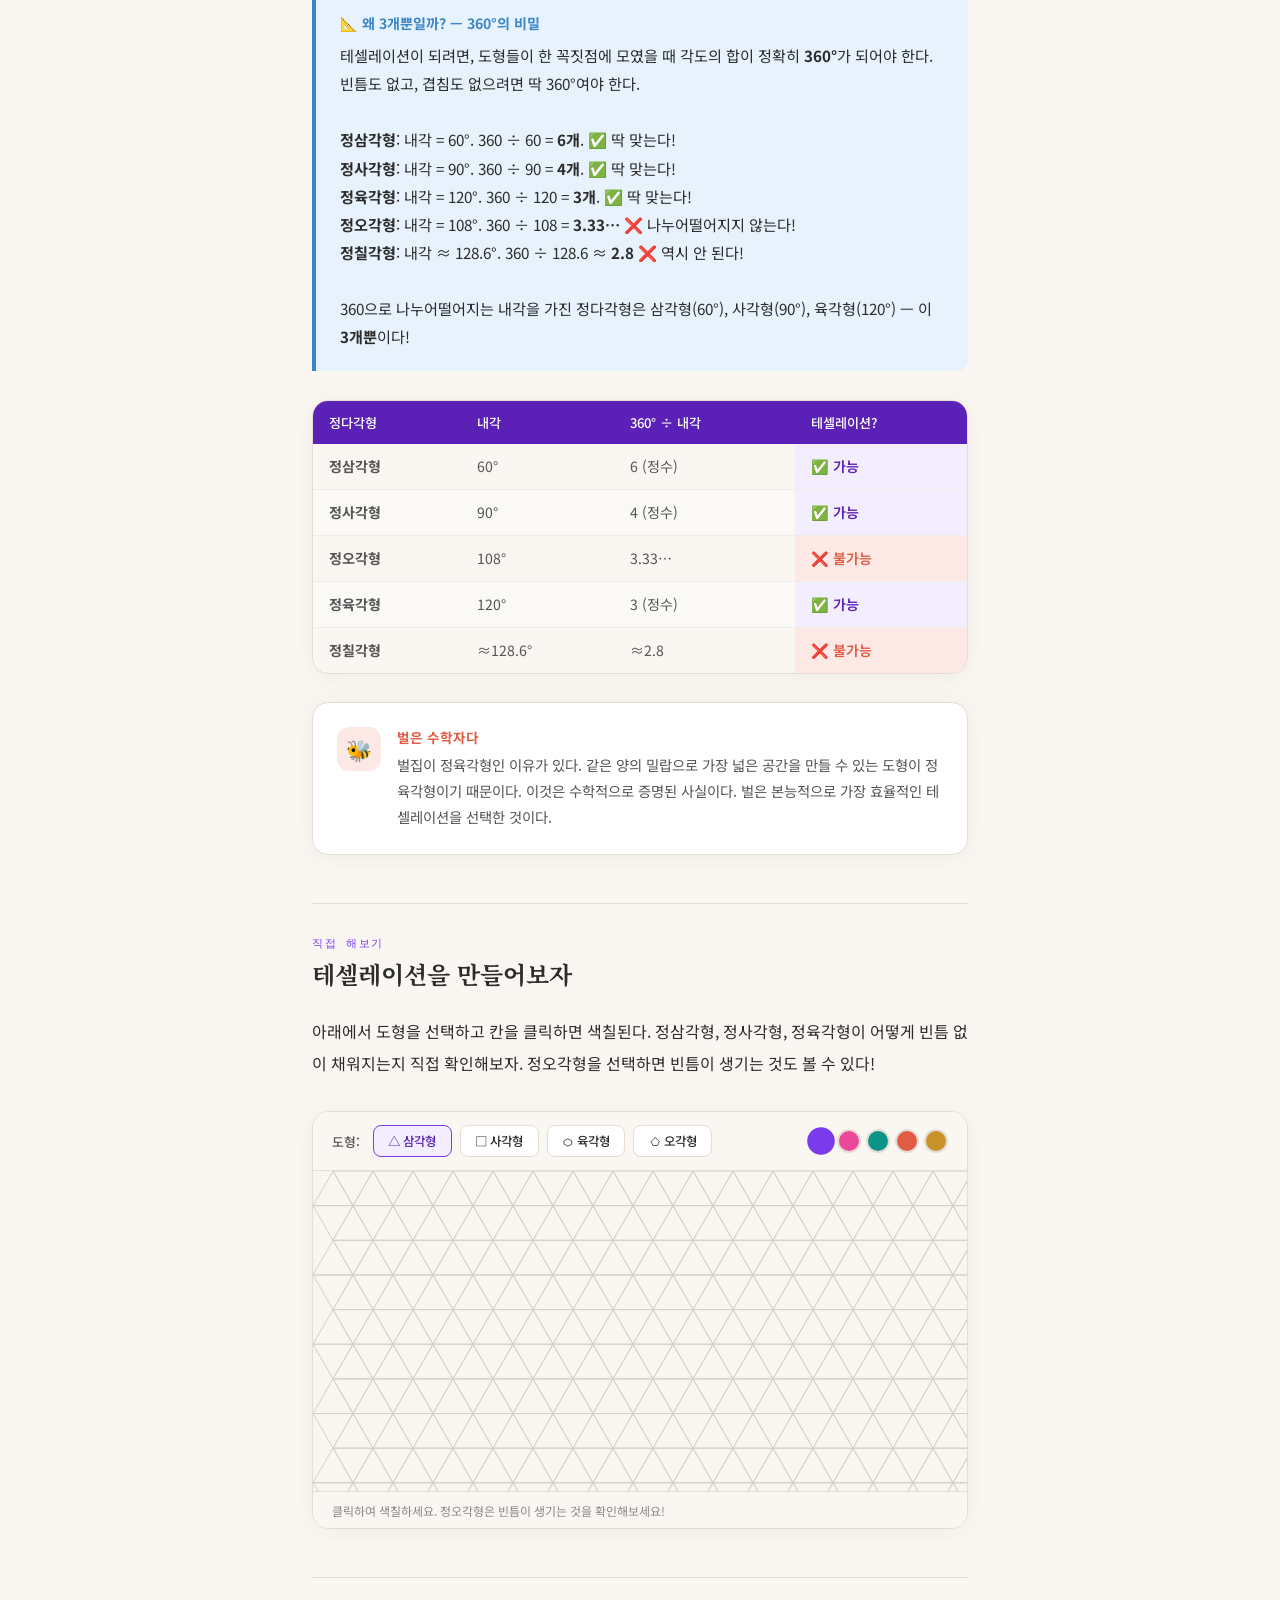
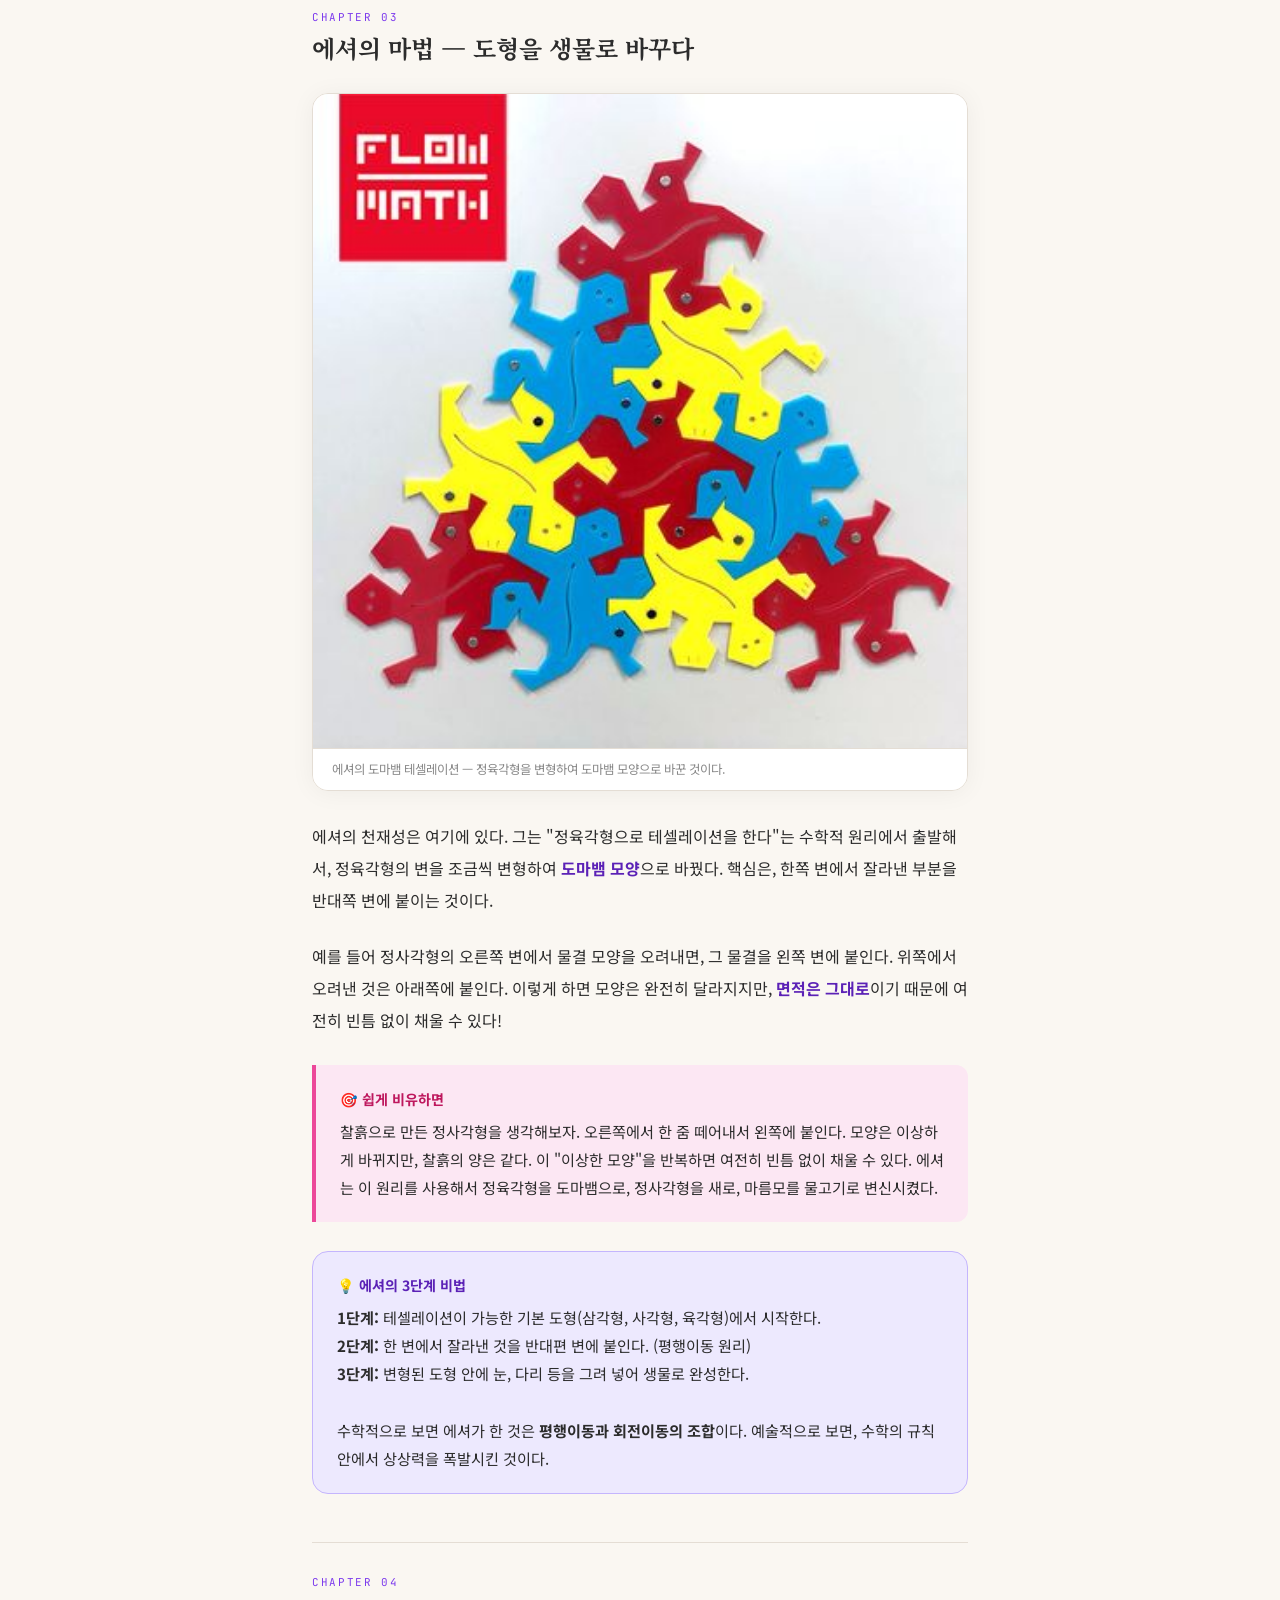
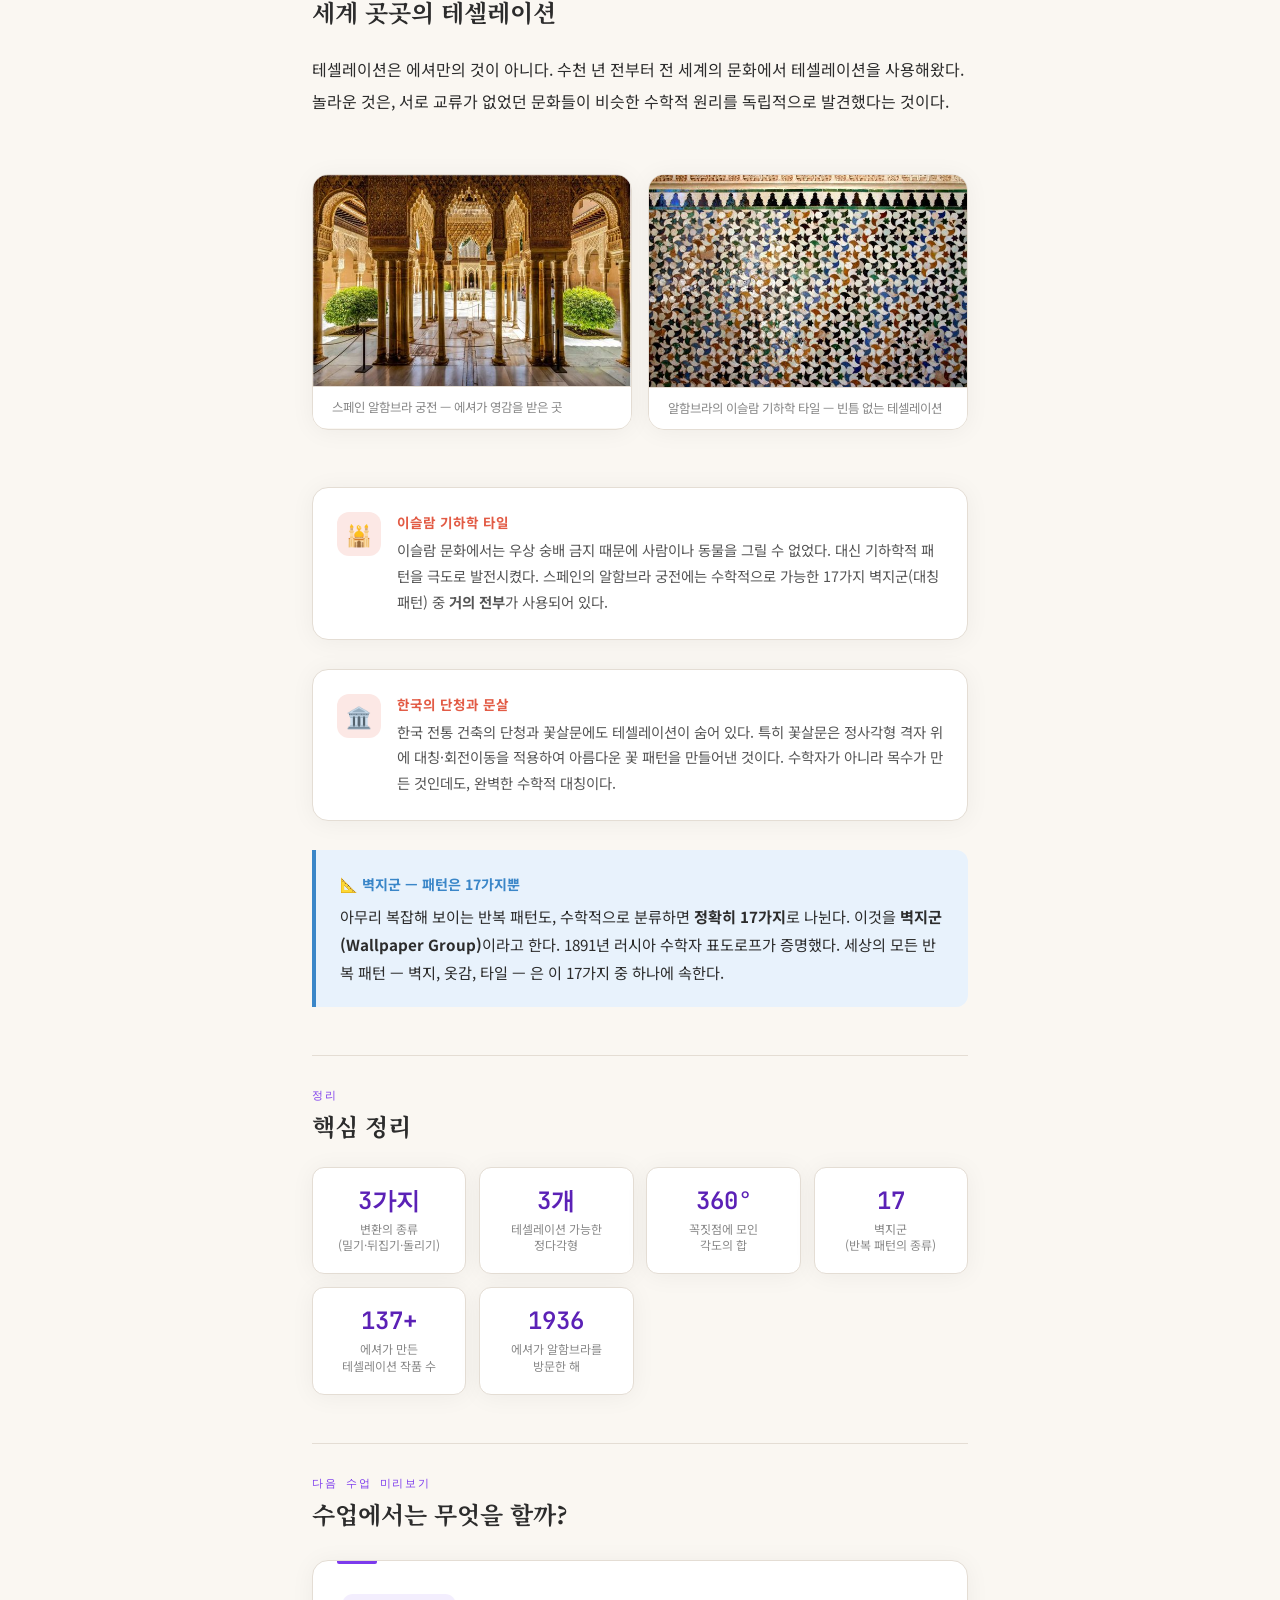
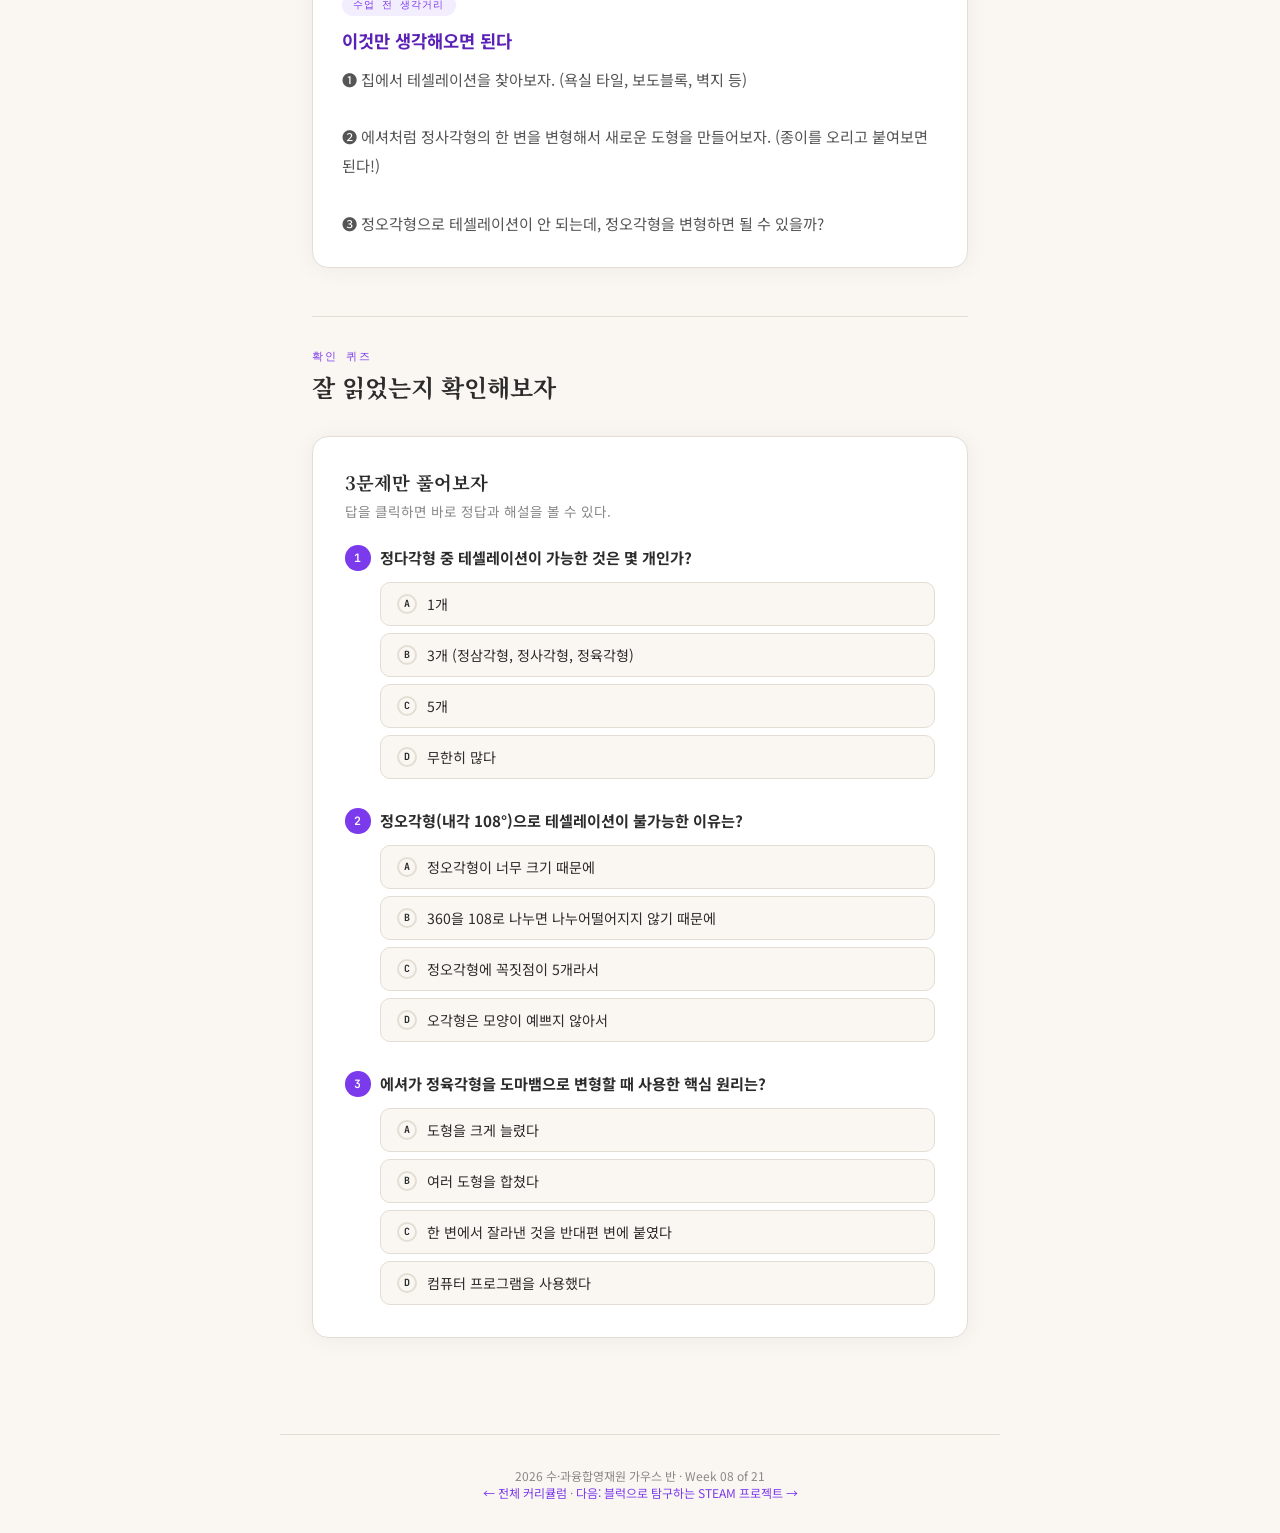
<file: lectures/week-08.html>
<!DOCTYPE html>
<html lang="ko">
<head>
<meta charset="UTF-8">
<meta name="viewport" content="width=device-width, initial-scale=1.0">
<title>Week 08 · 뒤집고 돌리고 나만의 도형 세상 | 가우스 반</title>
<link rel="preconnect" href="https://fonts.googleapis.com">
<link href="https://fonts.googleapis.com/css2?family=Noto+Sans+KR:wght@300;400;500;700;900&family=Noto+Serif+KR:wght@400;700&family=JetBrains+Mono:wght@400;600&display=swap" rel="stylesheet">
<style>
:root {
  --ink:#2c2c2c;--ink-light:#555;--ink-faint:#888;
  --paper:#faf7f2;--card:#fff;
  --purple:#7c3aed;--purple-deep:#5b21b6;--purple-soft:#f3eefe;--purple-glow:#ede9fe;
  --coral:#e25b45;--coral-soft:#fce8e5;
  --blue:#3a86c8;--blue-soft:#e8f2fc;
  --green:#2d6a4f;--green-soft:#d8f3dc;
  --gold:#c9922a;--gold-soft:#fdf6e3;
  --pink:#ec4899;--pink-soft:#fce7f3;
  --teal:#0d9488;--teal-soft:#ccfbf1;
  --border:#e4ddd4;
  --shadow:0 2px 24px rgba(0,0,0,0.05);
  --shadow-lg:0 8px 40px rgba(0,0,0,0.08);
  --radius:16px;
}
*{margin:0;padding:0;box-sizing:border-box}
body{font-family:'Noto Sans KR',sans-serif;background:var(--paper);color:var(--ink);-webkit-font-smoothing:antialiased}

.hero{position:relative;min-height:55vh;display:flex;align-items:flex-end;padding:3rem 2rem 2.5rem;overflow:hidden;background:linear-gradient(160deg,#3b0764 0%,#5b21b6 35%,#7c3aed 65%,#a78bfa 100%)}
.hero::before{content:'';position:absolute;inset:0;background:radial-gradient(ellipse 70% 50% at 20% 80%,rgba(236,72,153,0.15) 0%,transparent 70%),radial-gradient(ellipse 50% 40% at 80% 20%,rgba(167,139,250,0.2) 0%,transparent 60%),repeating-conic-gradient(from 0deg at 50% 50%,transparent 0deg,rgba(255,255,255,0.01) 3deg,transparent 6deg)}
.hero::after{content:'';position:absolute;bottom:0;left:0;right:0;height:80px;background:linear-gradient(to top,var(--paper) 0%,transparent 100%)}
.hero-content{max-width:720px;margin:0 auto;position:relative;z-index:1;color:#fff;width:100%}
.hero-meta{font-family:'JetBrains Mono',monospace;font-size:.72rem;letter-spacing:.12em;text-transform:uppercase;opacity:.6;margin-bottom:1rem}
.hero h1{font-family:'Noto Serif KR',serif;font-size:clamp(2rem,6vw,3rem);font-weight:700;line-height:1.3;margin-bottom:.8rem}
.hero-desc{font-size:1rem;opacity:.8;font-weight:300;line-height:1.7;max-width:530px}
.hero-chips{display:flex;flex-wrap:wrap;gap:.5rem;margin-top:1.2rem}
.hero-chip{background:rgba(255,255,255,.15);backdrop-filter:blur(4px);border:1px solid rgba(255,255,255,.2);border-radius:100px;padding:.3rem .9rem;font-size:.75rem}

.content{max-width:720px;margin:0 auto;padding:2rem 2rem 4rem}
.reading-info{display:flex;align-items:center;gap:.8rem;padding:1rem 0 2rem;border-bottom:1px solid var(--border);margin-bottom:2.5rem;font-size:.82rem;color:var(--ink-faint)}
.reading-dot{width:6px;height:6px;background:var(--purple);border-radius:50%}

.story{font-family:'Noto Serif KR',serif;font-size:1.08rem;line-height:2;color:var(--ink);margin-bottom:2rem}
.story.first-para::first-letter{font-size:3.2em;float:left;line-height:.85;margin:.05em .12em 0 0;color:var(--purple-deep);font-weight:700}
.body-text{font-size:1rem;line-height:2;color:var(--ink);margin-bottom:1.5rem}
.body-text strong{color:var(--purple-deep);font-weight:700}

.section-header{margin:3rem 0 1.5rem;padding-top:2rem;border-top:1px solid var(--border)}
.section-number{font-family:'JetBrains Mono',monospace;font-size:.68rem;letter-spacing:.15em;text-transform:uppercase;color:var(--purple);margin-bottom:.4rem}
.section-title{font-family:'Noto Serif KR',serif;font-size:1.5rem;font-weight:700;color:var(--ink);line-height:1.4}

.concept{background:var(--card);border:1px solid var(--border);border-radius:var(--radius);padding:1.8rem;margin:1.8rem 0;box-shadow:var(--shadow);position:relative}
.concept::before{content:'';position:absolute;top:0;left:24px;width:40px;height:3px;background:var(--purple);border-radius:0 0 2px 2px}
.concept-badge{display:inline-block;font-family:'JetBrains Mono',monospace;font-size:.65rem;letter-spacing:.1em;text-transform:uppercase;color:var(--purple);background:var(--purple-soft);padding:.2rem .7rem;border-radius:100px;margin-bottom:.8rem}
.concept h3{font-size:1.1rem;font-weight:700;margin-bottom:.7rem;color:var(--purple-deep)}
.concept p{font-size:.95rem;line-height:1.9;color:var(--ink-light)}

.pause{background:var(--gold-soft);border-left:4px solid var(--gold);border-radius:0 12px 12px 0;padding:1.3rem 1.5rem;margin:2rem 0;font-size:.95rem;line-height:1.85}
.pause-label{font-weight:700;color:#9a7b1a;margin-bottom:.3rem;font-size:.88rem}

.analogy{background:var(--pink-soft);border-left:4px solid var(--pink);border-radius:0 12px 12px 0;padding:1.3rem 1.5rem;margin:1.8rem 0;font-size:.95rem;line-height:1.85}
.analogy-label{font-weight:700;color:#be185d;margin-bottom:.3rem;font-size:.88rem}

.keypoint{background:var(--purple-glow);border:1px solid #c4b5fd;border-radius:var(--radius);padding:1.3rem 1.5rem;margin:1.8rem 0;font-size:.95rem;line-height:1.85}
.keypoint-label{font-weight:700;color:var(--purple-deep);margin-bottom:.3rem;font-size:.88rem}

.mathbox{background:var(--blue-soft);border-left:4px solid var(--blue);border-radius:0 12px 12px 0;padding:1.3rem 1.5rem;margin:1.8rem 0;font-size:.95rem;line-height:1.85}
.mathbox-label{font-weight:700;color:var(--blue);margin-bottom:.3rem;font-size:.88rem}

.funfact{display:flex;gap:1rem;align-items:flex-start;background:var(--card);border:1px solid var(--border);border-radius:var(--radius);padding:1.5rem;margin:1.8rem 0;box-shadow:var(--shadow)}
.funfact-icon{width:44px;height:44px;background:var(--coral-soft);border-radius:12px;display:flex;align-items:center;justify-content:center;font-size:1.3rem;flex-shrink:0}
.funfact-body{flex:1}
.funfact-title{font-size:.85rem;font-weight:700;color:var(--coral);margin-bottom:.3rem}
.funfact-text{font-size:.9rem;line-height:1.8;color:var(--ink-light)}

/* ── TRANSFORM DEMO CARDS ── */
.transform-cards{display:grid;grid-template-columns:repeat(3,1fr);gap:.8rem;margin:1.5rem 0}
.tf-card{background:var(--card);border:1px solid var(--border);border-radius:12px;padding:1rem;text-align:center;box-shadow:var(--shadow)}
.tf-card svg{width:100%;max-width:140px;height:auto;margin:0 auto .6rem;display:block}
.tf-card-name{font-size:.88rem;font-weight:700;color:var(--purple-deep)}
.tf-card-desc{font-size:.75rem;color:var(--ink-faint);margin-top:.2rem;line-height:1.5}

/* ── TESSELLATION TABLE ── */
.compare-wrap{margin:1.8rem 0;border-radius:var(--radius);overflow:hidden;border:1px solid var(--border);box-shadow:var(--shadow)}
.compare-table{width:100%;border-collapse:collapse;font-size:.88rem}
.compare-table th{background:var(--purple-deep);color:#fff;padding:.75rem 1rem;text-align:left;font-weight:500;font-size:.82rem}
.compare-table td{padding:.7rem 1rem;border-bottom:1px solid #f0ede8;color:var(--ink-light);line-height:1.6}
.compare-table tr:last-child td{border-bottom:none}
.compare-table tr:nth-child(even) td{background:#faf9f6}
.compare-table .hl{background:var(--purple-soft)!important;color:var(--purple-deep);font-weight:600}
.compare-table .no{background:var(--coral-soft)!important;color:var(--coral);font-weight:600}

/* ── INTERACTIVE TESSELLATION ── */
.tess-builder{background:var(--card);border:1px solid var(--border);border-radius:var(--radius);overflow:hidden;margin:2rem 0;box-shadow:var(--shadow)}
.tess-toolbar{display:flex;align-items:center;gap:.5rem;padding:.8rem 1.2rem;border-bottom:1px solid var(--border);background:var(--paper);flex-wrap:wrap}
.tess-toolbar-label{font-size:.8rem;font-weight:500;color:var(--ink-light);margin-right:.3rem}
.tess-btn{padding:.4rem .9rem;border:1.5px solid var(--border);border-radius:8px;background:var(--card);font-family:inherit;font-size:.78rem;font-weight:500;cursor:pointer;transition:all .2s;color:var(--ink)}
.tess-btn:hover{border-color:var(--purple);background:var(--purple-soft)}
.tess-btn.active{border-color:var(--purple);background:var(--purple-soft);color:var(--purple-deep)}
.tess-canvas-wrap{position:relative;background:#f8f6f0}
.tess-canvas-wrap canvas{display:block;width:100%;cursor:pointer}
.tess-colors{display:flex;gap:.3rem;margin-left:auto}
.color-dot{width:24px;height:24px;border-radius:50%;border:2px solid var(--border);cursor:pointer;transition:all .2s}
.color-dot:hover,.color-dot.active{border-color:var(--purple);transform:scale(1.15)}
.tess-hint{padding:.6rem 1.2rem;font-size:.75rem;color:var(--ink-faint);background:var(--paper);border-top:1px solid var(--border)}


/* ── IMAGES ── */
.img-card {
  margin: 1.8rem 0;
  border-radius: var(--radius);
  overflow: hidden;
  border: 1px solid var(--border);
  box-shadow: var(--shadow);
}
.img-card img {
  width: 100%;
  height: auto;
  display: block;
}
.img-caption {
  padding: 0.7rem 1.2rem;
  font-size: 0.78rem;
  color: var(--ink-faint);
  background: var(--card);
  border-top: 1px solid var(--border);
  line-height: 1.5;
}
.img-row {
  display: grid;
  grid-template-columns: 1fr 1fr;
  gap: 1rem;
  margin: 1.8rem 0;
}
@media(max-width:600px) { .img-row { grid-template-columns: 1fr; } }

/* ── QUIZ ── */
.quiz-section{background:var(--card);border:1px solid var(--border);border-radius:var(--radius);padding:2rem;margin:2rem 0;box-shadow:var(--shadow)}
.quiz-section-title{font-family:'Noto Serif KR',serif;font-size:1.15rem;font-weight:700;margin-bottom:.4rem}
.quiz-section-sub{font-size:.85rem;color:var(--ink-faint);margin-bottom:1.5rem}
.quiz-block{margin-bottom:1.8rem}.quiz-block:last-child{margin-bottom:0}
.quiz-q{font-weight:700;font-size:.95rem;margin-bottom:.8rem;padding-left:2.2rem;position:relative;line-height:1.6}
.quiz-q::before{content:attr(data-num);position:absolute;left:0;top:0;width:1.6rem;height:1.6rem;background:var(--purple);color:#fff;border-radius:50%;display:flex;align-items:center;justify-content:center;font-family:'JetBrains Mono',monospace;font-size:.72rem;font-weight:600}
.quiz-opts{display:flex;flex-direction:column;gap:.45rem;padding-left:2.2rem}
.quiz-opt{background:var(--paper);border:1.5px solid var(--border);border-radius:10px;padding:.65rem 1rem;cursor:pointer;font-size:.88rem;transition:all .25s;display:flex;align-items:center;gap:.6rem;line-height:1.5}
.quiz-opt:hover{border-color:var(--purple);background:var(--purple-soft)}
.quiz-opt .marker{width:20px;height:20px;border:2px solid var(--border);border-radius:50%;display:flex;align-items:center;justify-content:center;font-size:.62rem;font-weight:700;flex-shrink:0;transition:all .25s;font-family:'JetBrains Mono',monospace}
.quiz-opt.correct{border-color:var(--green);background:var(--green-soft)}.quiz-opt.correct .marker{background:var(--green);color:#fff;border-color:var(--green)}
.quiz-opt.wrong{border-color:var(--coral);background:var(--coral-soft)}.quiz-opt.wrong .marker{background:var(--coral);color:#fff;border-color:var(--coral)}
.quiz-explain{margin-top:.6rem;margin-left:2.2rem;padding:.8rem 1rem;border-radius:10px;font-size:.85rem;line-height:1.7;display:none}
.quiz-explain.show{display:block}
.quiz-explain.ok{background:var(--green-soft);color:#1b4332}
.quiz-explain.no{background:var(--coral-soft);color:#7c2d12}

.num-grid{display:grid;grid-template-columns:repeat(auto-fit,minmax(130px,1fr));gap:.8rem;margin:1.5rem 0}
.num-card{background:var(--card);border:1px solid var(--border);border-radius:12px;padding:1.2rem;text-align:center;box-shadow:var(--shadow)}
.num-big{font-family:'JetBrains Mono',monospace;font-size:1.5rem;font-weight:600;color:var(--purple-deep);line-height:1.2}
.num-label{font-size:.75rem;color:var(--ink-faint);margin-top:.3rem;line-height:1.4}

.page-footer{max-width:720px;margin:0 auto;padding:2rem;text-align:center;font-size:.75rem;color:var(--ink-faint);border-top:1px solid var(--border)}
.page-footer a{color:var(--purple);text-decoration:none}

.scroll-progress{position:fixed;top:0;left:0;width:0%;height:3px;background:linear-gradient(90deg,var(--purple-deep),var(--pink));z-index:100;transition:width .1s}

@media(max-width:600px){
  .hero{min-height:45vh;padding:2rem 1.2rem 2rem}
  .content{padding:1.5rem 1.2rem 3rem}
  .story{font-size:1rem}
  .section-title{font-size:1.25rem}
  .transform-cards{grid-template-columns:1fr;max-width:220px;margin-left:auto;margin-right:auto}
  .concept,.quiz-section{padding:1.4rem}
}
</style>
</head>
<body>
<div class="scroll-progress" id="scrollProgress"></div>

<header class="hero">
  <div class="hero-content">
    <div class="hero-meta">Week 08 · 2026.06.13 · 가우스 반</div>
    <h1>뒤집고 돌리고<br>나만의 도형 세상</h1>
    <p class="hero-desc">수학과 예술이 만나는 곳. 도형을 밀고, 뒤집고, 돌리면 — 빈틈 하나 없는 아름다운 패턴이 태어난다.</p>
    <div class="hero-chips">
      <span class="hero-chip">사전학습 교재</span>
      <span class="hero-chip">약 20분</span>
      <span class="hero-chip">수학 · 예술 · 변환</span>
    </div>
  </div>
</header>

<article class="content">
  <div class="reading-info">
    <span class="reading-dot"></span>
    <span>읽는 시간 약 20분</span>
    <span>·</span>
    <span>스크롤하며 읽어주세요</span>
  </div>

  <!-- ━━━ INTRO ━━━ -->

  <p class="story first-para">
    네덜란드의 한 예술가가 평생을 바친 작업이 있다. 바닥에 도마뱀을 그리는 것. 단, 보통 도마뱀이 아니다. 이 도마뱀들은 빈틈 하나 없이 서로 딱 맞물려 있어서, 바닥 전체를 완벽하게 채운다. 겹치는 곳도 없고, 빈 곳도 없다. 마치 퍼즐처럼.
  </p>

  <p class="body-text">
    그 예술가의 이름은 <strong>M.C. 에셔(Escher)</strong>. 그는 수학자가 아니라 판화가였지만, 그의 작품은 수학자들을 열광시켰다. 왜냐하면 에셔가 그린 도마뱀, 새, 물고기 패턴의 비밀은 수학 속에 있기 때문이다. 오늘 우리는 그 비밀 — <strong>테셀레이션(Tessellation)</strong>과 <strong>도형의 변환</strong>을 파헤칠 것이다.
  </p>

  <div class="funfact">
    <div class="funfact-icon">🎨</div>
    <div class="funfact-body">
      <div class="funfact-title">에셔의 집착</div>
      <div class="funfact-text">에셔는 1936년 스페인 알함브라 궁전의 이슬람 타일 장식을 보고 충격을 받았다. 기하학적 패턴이 벽 전체를 빈틈 없이 채우고 있었다. 이후 그는 평생 137개 이상의 테셀레이션 작품을 만들었다.</div>
    </div>
  </div>


  <div class="img-card">
    <img src="[data-uri]" alt="에셔의 테셀레이션 작품" loading="lazy">
    <div class="img-caption">M.C. 에셔의 테셀레이션 작품 — 사람 형태가 빈틈 없이 맞물려 있다.</div>
  </div>

  <!-- ━━━ CHAPTER 1 ━━━ -->

  <div class="section-header">
    <div class="section-number">Chapter 01</div>
    <h2 class="section-title">도형을 움직이는 3가지 방법</h2>
  </div>

  <p class="body-text">
    테셀레이션을 이해하려면 먼저 "도형을 어떻게 움직이는가"를 알아야 한다. 도형을 움직이는 방법은 딱 <strong>3가지</strong>다. 크기나 모양은 바꾸지 않고 위치나 방향만 바꾸는 것이 핵심이다.
  </p>

  <div class="transform-cards">
    <div class="tf-card">
      <svg viewBox="0 0 140 100">
        <polygon points="20,70 40,30 60,70" fill="none" stroke="#7c3aed" stroke-width="2.5"/>
        <polygon points="80,70 100,30 120,70" fill="#7c3aed" fill-opacity="0.15" stroke="#7c3aed" stroke-width="2.5"/>
        <line x1="60" y1="50" x2="80" y2="50" stroke="#ec4899" stroke-width="2" stroke-dasharray="4,3" marker-end="url(#arrowP)"/>
        <defs><marker id="arrowP" viewBox="0 0 10 10" refX="8" refY="5" markerWidth="5" markerHeight="5" orient="auto"><path d="M1,1 L8,5 L1,9" fill="none" stroke="#ec4899" stroke-width="1.5"/></marker></defs>
      </svg>
      <div class="tf-card-name">평행이동</div>
      <div class="tf-card-desc">같은 방향으로<br>밀기 (Slide)</div>
    </div>
    <div class="tf-card">
      <svg viewBox="0 0 140 100">
        <line x1="70" y1="15" x2="70" y2="85" stroke="#ccc" stroke-width="1.5" stroke-dasharray="4,3"/>
        <polygon points="25,70 45,30 65,70" fill="none" stroke="#7c3aed" stroke-width="2.5"/>
        <polygon points="115,70 95,30 75,70" fill="#7c3aed" fill-opacity="0.15" stroke="#7c3aed" stroke-width="2.5"/>
        <text x="70" y="95" text-anchor="middle" font-size="8" fill="#ccc">거울선</text>
      </svg>
      <div class="tf-card-name">대칭이동</div>
      <div class="tf-card-desc">거울처럼<br>뒤집기 (Flip)</div>
    </div>
    <div class="tf-card">
      <svg viewBox="0 0 140 100">
        <!-- Original equilateral triangle -->
        <polygon points="40,20 27,43 53,43" fill="none" stroke="#7c3aed" stroke-width="2.5"/>
        <!-- Rotated equilateral triangle (70° clockwise around vertex 53,43) -->
        <polygon points="27,47 44,67 53,43" fill="#7c3aed" fill-opacity="0.15" stroke="#7c3aed" stroke-width="2.5"/>
        <!-- Rotation center -->
        <circle cx="53" cy="43" r="2.5" fill="#ec4899"/>
        <!-- Rotation arc -->
        <path d="M 40,20 A 26,26 0 0,1 27,47" fill="none" stroke="#ec4899" stroke-width="1.5" stroke-dasharray="4,3" marker-end="url(#arrowR)"/>
        <defs><marker id="arrowR" viewBox="0 0 10 10" refX="8" refY="5" markerWidth="5" markerHeight="5" orient="auto"><path d="M1,1 L8,5 L1,9" fill="none" stroke="#ec4899" stroke-width="1.5"/></marker></defs>
      </svg>
      <div class="tf-card-name">회전이동</div>
      <div class="tf-card-desc">한 점을 중심으로<br>돌리기 (Turn)</div>
    </div>
  </div>

  <div class="concept">
    <span class="concept-badge">핵심 개념</span>
    <h3>변환(Transformation)이란?</h3>
    <p>
      이 세 가지 — 밀기, 뒤집기, 돌리기 — 를 통틀어 <strong>변환</strong>이라고 한다. 변환의 핵심 규칙은 하나다: <strong>도형의 크기와 모양은 절대 바뀌지 않는다.</strong> 위치와 방향만 바뀔 뿐이다. 그래서 변환 전과 후의 도형은 합동(크기와 모양이 같음)이다.
    </p>
  </div>

  <div class="pause">
    <div class="pause-label">🤚 잠깐, 여기서 생각!</div>
    일상에서 이 세 가지 변환의 예를 찾아보자. 엘리베이터는? (평행이동) 거울에 비친 내 얼굴은? (대칭이동) 시계 바늘은? (회전이동) 선풍기 날개가 돌아가는 건? (회전이동) 도장을 찍는 건? (대칭이동) — 의외로 우리 주변에 변환이 가득하다.
  </div>

  <!-- ━━━ CHAPTER 2 ━━━ -->

  <div class="section-header">
    <div class="section-number">Chapter 02</div>
    <h2 class="section-title">테셀레이션 — 빈틈 없이 채우는 마법</h2>
  </div>

  <p class="body-text">
    <strong>테셀레이션(Tessellation)</strong>이란 도형으로 바닥을 빈틈 없이, 겹침 없이 완전히 채우는 것이다. 다른 말로 <strong>쪽매맞춤</strong>이라고도 한다. 화장실 타일, 벌집, 보도블록 — 모두 테셀레이션이다.
  </p>

  <p class="body-text">
    그런데 모든 도형이 테셀레이션을 할 수 있는 건 아니다. 정다각형(모든 변과 각이 같은 도형) 중에서 테셀레이션이 가능한 것은 <strong>딱 3개</strong>뿐이다.
  </p>

  <div class="mathbox">
    <div class="mathbox-label">📐 왜 3개뿐일까? — 360°의 비밀</div>
    테셀레이션이 되려면, 도형들이 한 꼭짓점에 모였을 때 각도의 합이 정확히 <strong>360°</strong>가 되어야 한다. 빈틈도 없고, 겹침도 없으려면 딱 360°여야 한다.<br><br>
    <strong>정삼각형</strong>: 내각 = 60°. 360 ÷ 60 = <strong>6개</strong>. ✅ 딱 맞는다!<br>
    <strong>정사각형</strong>: 내각 = 90°. 360 ÷ 90 = <strong>4개</strong>. ✅ 딱 맞는다!<br>
    <strong>정육각형</strong>: 내각 = 120°. 360 ÷ 120 = <strong>3개</strong>. ✅ 딱 맞는다!<br>
    <strong>정오각형</strong>: 내각 = 108°. 360 ÷ 108 = <strong>3.33…</strong> ❌ 나누어떨어지지 않는다!<br>
    <strong>정칠각형</strong>: 내각 ≈ 128.6°. 360 ÷ 128.6 ≈ <strong>2.8</strong> ❌ 역시 안 된다!<br><br>
    360으로 나누어떨어지는 내각을 가진 정다각형은 삼각형(60°), 사각형(90°), 육각형(120°) — 이 <strong>3개뿐</strong>이다!
  </div>

  <div class="compare-wrap">
    <table class="compare-table">
      <thead>
        <tr>
          <th>정다각형</th>
          <th>내각</th>
          <th>360° ÷ 내각</th>
          <th>테셀레이션?</th>
        </tr>
      </thead>
      <tbody>
        <tr><td><strong>정삼각형</strong></td><td>60°</td><td>6 (정수)</td><td class="hl">✅ 가능</td></tr>
        <tr><td><strong>정사각형</strong></td><td>90°</td><td>4 (정수)</td><td class="hl">✅ 가능</td></tr>
        <tr><td><strong>정오각형</strong></td><td>108°</td><td>3.33…</td><td class="no">❌ 불가능</td></tr>
        <tr><td><strong>정육각형</strong></td><td>120°</td><td>3 (정수)</td><td class="hl">✅ 가능</td></tr>
        <tr><td><strong>정칠각형</strong></td><td>≈128.6°</td><td>≈2.8</td><td class="no">❌ 불가능</td></tr>
      </tbody>
    </table>
  </div>

  <div class="funfact">
    <div class="funfact-icon">🐝</div>
    <div class="funfact-body">
      <div class="funfact-title">벌은 수학자다</div>
      <div class="funfact-text">벌집이 정육각형인 이유가 있다. 같은 양의 밀랍으로 가장 넓은 공간을 만들 수 있는 도형이 정육각형이기 때문이다. 이것은 수학적으로 증명된 사실이다. 벌은 본능적으로 가장 효율적인 테셀레이션을 선택한 것이다.</div>
    </div>
  </div>

  <!-- ━━━ INTERACTIVE ━━━ -->

  <div class="section-header">
    <div class="section-number">직접 해보기</div>
    <h2 class="section-title">테셀레이션을 만들어보자</h2>
  </div>

  <p class="body-text">
    아래에서 도형을 선택하고 칸을 클릭하면 색칠된다. 정삼각형, 정사각형, 정육각형이 어떻게 빈틈 없이 채워지는지 직접 확인해보자. 정오각형을 선택하면 빈틈이 생기는 것도 볼 수 있다!
  </p>

  <div class="tess-builder">
    <div class="tess-toolbar">
      <span class="tess-toolbar-label">도형:</span>
      <button class="tess-btn active" onclick="setShape('tri')" id="btn-tri">△ 삼각형</button>
      <button class="tess-btn" onclick="setShape('sq')" id="btn-sq">□ 사각형</button>
      <button class="tess-btn" onclick="setShape('hex')" id="btn-hex">⬡ 육각형</button>
      <button class="tess-btn" onclick="setShape('pent')" id="btn-pent">⬠ 오각형</button>
      <div class="tess-colors">
        <div class="color-dot active" style="background:#7c3aed" onclick="setColor('#7c3aed',this)"></div>
        <div class="color-dot" style="background:#ec4899" onclick="setColor('#ec4899',this)"></div>
        <div class="color-dot" style="background:#0d9488" onclick="setColor('#0d9488',this)"></div>
        <div class="color-dot" style="background:#e25b45" onclick="setColor('#e25b45',this)"></div>
        <div class="color-dot" style="background:#c9922a" onclick="setColor('#c9922a',this)"></div>
      </div>
    </div>
    <div class="tess-canvas-wrap">
      <canvas id="tessCanvas" height="320"></canvas>
    </div>
    <div class="tess-hint" id="tessHint">클릭하여 색칠하세요. 정오각형은 빈틈이 생기는 것을 확인해보세요!</div>
  </div>

  <!-- ━━━ CHAPTER 3 ━━━ -->

  <div class="section-header">
    <div class="section-number">Chapter 03</div>
    <h2 class="section-title">에셔의 마법 — 도형을 생물로 바꾸다</h2>
  </div>


  <div class="img-card">
    <img src="[data-uri]" alt="도마뱀 테셀레이션" loading="lazy">
    <div class="img-caption">에셔의 도마뱀 테셀레이션 — 정육각형을 변형하여 도마뱀 모양으로 바꾼 것이다.</div>
  </div>

  <p class="body-text">
    에셔의 천재성은 여기에 있다. 그는 "정육각형으로 테셀레이션을 한다"는 수학적 원리에서 출발해서, 정육각형의 변을 조금씩 변형하여 <strong>도마뱀 모양</strong>으로 바꿨다. 핵심은, 한쪽 변에서 잘라낸 부분을 반대쪽 변에 붙이는 것이다.
  </p>

  <p class="body-text">
    예를 들어 정사각형의 오른쪽 변에서 물결 모양을 오려내면, 그 물결을 왼쪽 변에 붙인다. 위쪽에서 오려낸 것은 아래쪽에 붙인다. 이렇게 하면 모양은 완전히 달라지지만, <strong>면적은 그대로</strong>이기 때문에 여전히 빈틈 없이 채울 수 있다!
  </p>

  <div class="analogy">
    <div class="analogy-label">🎯 쉽게 비유하면</div>
    찰흙으로 만든 정사각형을 생각해보자. 오른쪽에서 한 줌 떼어내서 왼쪽에 붙인다. 모양은 이상하게 바뀌지만, 찰흙의 양은 같다. 이 "이상한 모양"을 반복하면 여전히 빈틈 없이 채울 수 있다. 에셔는 이 원리를 사용해서 정육각형을 도마뱀으로, 정사각형을 새로, 마름모를 물고기로 변신시켰다.
  </div>

  <div class="keypoint">
    <div class="keypoint-label">💡 에셔의 3단계 비법</div>
    <strong>1단계:</strong> 테셀레이션이 가능한 기본 도형(삼각형, 사각형, 육각형)에서 시작한다.<br>
    <strong>2단계:</strong> 한 변에서 잘라낸 것을 반대편 변에 붙인다. (평행이동 원리)<br>
    <strong>3단계:</strong> 변형된 도형 안에 눈, 다리 등을 그려 넣어 생물로 완성한다.<br><br>
    수학적으로 보면 에셔가 한 것은 <strong>평행이동과 회전이동의 조합</strong>이다. 예술적으로 보면, 수학의 규칙 안에서 상상력을 폭발시킨 것이다.
  </div>

  <!-- ━━━ CHAPTER 4 ━━━ -->

  <div class="section-header">
    <div class="section-number">Chapter 04</div>
    <h2 class="section-title">세계 곳곳의 테셀레이션</h2>
  </div>

  <p class="body-text">
    테셀레이션은 에셔만의 것이 아니다. 수천 년 전부터 전 세계의 문화에서 테셀레이션을 사용해왔다. 놀라운 것은, 서로 교류가 없었던 문화들이 비슷한 수학적 원리를 독립적으로 발견했다는 것이다.
  </p>


  <div class="img-row">
    <div class="img-card">
      <img src="[data-uri]" alt="알함브라 궁전" loading="lazy">
      <div class="img-caption">스페인 알함브라 궁전 — 에셔가 영감을 받은 곳</div>
    </div>
    <div class="img-card">
      <img src="[data-uri]" alt="알함브라 타일 패턴" loading="lazy">
      <div class="img-caption">알함브라의 이슬람 기하학 타일 — 빈틈 없는 테셀레이션</div>
    </div>
  </div>

  <div class="funfact">
    <div class="funfact-icon">🕌</div>
    <div class="funfact-body">
      <div class="funfact-title">이슬람 기하학 타일</div>
      <div class="funfact-text">이슬람 문화에서는 우상 숭배 금지 때문에 사람이나 동물을 그릴 수 없었다. 대신 기하학적 패턴을 극도로 발전시켰다. 스페인의 알함브라 궁전에는 수학적으로 가능한 17가지 벽지군(대칭 패턴) 중 <strong>거의 전부</strong>가 사용되어 있다.</div>
    </div>
  </div>

  <div class="funfact">
    <div class="funfact-icon">🏛️</div>
    <div class="funfact-body">
      <div class="funfact-title">한국의 단청과 문살</div>
      <div class="funfact-text">한국 전통 건축의 단청과 꽃살문에도 테셀레이션이 숨어 있다. 특히 꽃살문은 정사각형 격자 위에 대칭·회전이동을 적용하여 아름다운 꽃 패턴을 만들어낸 것이다. 수학자가 아니라 목수가 만든 것인데도, 완벽한 수학적 대칭이다.</div>
    </div>
  </div>

  <div class="mathbox">
    <div class="mathbox-label">📐 벽지군 — 패턴은 17가지뿐</div>
    아무리 복잡해 보이는 반복 패턴도, 수학적으로 분류하면 <strong>정확히 17가지</strong>로 나뉜다. 이것을 <strong>벽지군(Wallpaper Group)</strong>이라고 한다. 1891년 러시아 수학자 표도로프가 증명했다. 세상의 모든 반복 패턴 — 벽지, 옷감, 타일 — 은 이 17가지 중 하나에 속한다.
  </div>

  <!-- ━━━ SUMMARY ━━━ -->

  <div class="section-header">
    <div class="section-number">정리</div>
    <h2 class="section-title">핵심 정리</h2>
  </div>

  <div class="num-grid">
    <div class="num-card">
      <div class="num-big">3가지</div>
      <div class="num-label">변환의 종류<br>(밀기·뒤집기·돌리기)</div>
    </div>
    <div class="num-card">
      <div class="num-big">3개</div>
      <div class="num-label">테셀레이션 가능한<br>정다각형</div>
    </div>
    <div class="num-card">
      <div class="num-big">360°</div>
      <div class="num-label">꼭짓점에 모인<br>각도의 합</div>
    </div>
    <div class="num-card">
      <div class="num-big">17</div>
      <div class="num-label">벽지군<br>(반복 패턴의 종류)</div>
    </div>
    <div class="num-card">
      <div class="num-big">137+</div>
      <div class="num-label">에셔가 만든<br>테셀레이션 작품 수</div>
    </div>
    <div class="num-card">
      <div class="num-big">1936</div>
      <div class="num-label">에셔가 알함브라를<br>방문한 해</div>
    </div>
  </div>

  <!-- ━━━ PREVIEW ━━━ -->

  <div class="section-header">
    <div class="section-number">다음 수업 미리보기</div>
    <h2 class="section-title">수업에서는 무엇을 할까?</h2>
  </div>

  <div class="concept">
    <span class="concept-badge">수업 전 생각거리</span>
    <h3>이것만 생각해오면 된다</h3>
    <p>
      ❶ 집에서 테셀레이션을 찾아보자. (욕실 타일, 보도블록, 벽지 등)<br><br>
      ❷ 에셔처럼 정사각형의 한 변을 변형해서 새로운 도형을 만들어보자. (종이를 오리고 붙여보면 된다!)<br><br>
      ❸ 정오각형으로 테셀레이션이 안 되는데, 정오각형을 변형하면 될 수 있을까?
    </p>
  </div>

  <!-- ━━━ QUIZ ━━━ -->

  <div class="section-header">
    <div class="section-number">확인 퀴즈</div>
    <h2 class="section-title">잘 읽었는지 확인해보자</h2>
  </div>

  <div class="quiz-section">
    <div class="quiz-section-title">3문제만 풀어보자</div>
    <div class="quiz-section-sub">답을 클릭하면 바로 정답과 해설을 볼 수 있다.</div>

    <div class="quiz-block" id="q1">
      <div class="quiz-q" data-num="1">정다각형 중 테셀레이션이 가능한 것은 몇 개인가?</div>
      <div class="quiz-opts">
        <div class="quiz-opt" onclick="answer('q1',this,false)"><span class="marker">A</span><span>1개</span></div>
        <div class="quiz-opt" onclick="answer('q1',this,true)"><span class="marker">B</span><span>3개 (정삼각형, 정사각형, 정육각형)</span></div>
        <div class="quiz-opt" onclick="answer('q1',this,false)"><span class="marker">C</span><span>5개</span></div>
        <div class="quiz-opt" onclick="answer('q1',this,false)"><span class="marker">D</span><span>무한히 많다</span></div>
      </div>
      <div class="quiz-explain" id="q1-fb"></div>
    </div>

    <div class="quiz-block" id="q2">
      <div class="quiz-q" data-num="2">정오각형(내각 108°)으로 테셀레이션이 불가능한 이유는?</div>
      <div class="quiz-opts">
        <div class="quiz-opt" onclick="answer('q2',this,false)"><span class="marker">A</span><span>정오각형이 너무 크기 때문에</span></div>
        <div class="quiz-opt" onclick="answer('q2',this,true)"><span class="marker">B</span><span>360을 108로 나누면 나누어떨어지지 않기 때문에</span></div>
        <div class="quiz-opt" onclick="answer('q2',this,false)"><span class="marker">C</span><span>정오각형에 꼭짓점이 5개라서</span></div>
        <div class="quiz-opt" onclick="answer('q2',this,false)"><span class="marker">D</span><span>오각형은 모양이 예쁘지 않아서</span></div>
      </div>
      <div class="quiz-explain" id="q2-fb"></div>
    </div>

    <div class="quiz-block" id="q3">
      <div class="quiz-q" data-num="3">에셔가 정육각형을 도마뱀으로 변형할 때 사용한 핵심 원리는?</div>
      <div class="quiz-opts">
        <div class="quiz-opt" onclick="answer('q3',this,false)"><span class="marker">A</span><span>도형을 크게 늘렸다</span></div>
        <div class="quiz-opt" onclick="answer('q3',this,false)"><span class="marker">B</span><span>여러 도형을 합쳤다</span></div>
        <div class="quiz-opt" onclick="answer('q3',this,true)"><span class="marker">C</span><span>한 변에서 잘라낸 것을 반대편 변에 붙였다</span></div>
        <div class="quiz-opt" onclick="answer('q3',this,false)"><span class="marker">D</span><span>컴퓨터 프로그램을 사용했다</span></div>
      </div>
      <div class="quiz-explain" id="q3-fb"></div>
    </div>
  </div>

</article>

<footer class="page-footer">
  2026 수·과융합영재원 가우스 반 · Week 08 of 21<br>
  <a href="./">← 전체 커리큘럼</a> · <a href="week-09.html">다음: 블럭으로 탐구하는 STEAM 프로젝트 →</a>
</footer>

<script>
// ── Scroll Progress ──
window.addEventListener('scroll',()=>{const h=document.documentElement;document.getElementById('scrollProgress').style.width=(h.scrollTop/(h.scrollHeight-h.clientHeight))*100+'%'});

// ── Quiz ──
const done={};
const fb={
  q1:{ok:'정답! 360°를 내각으로 나누어떨어지는 정다각형은 정삼각형(60°), 정사각형(90°), 정육각형(120°) 딱 3개뿐이다.',no:'아쉽다! 정답은 B번이다. 한 꼭짓점에 모인 각의 합이 정확히 360°가 되어야 하는데, 이 조건을 만족하는 정다각형은 3개뿐이다.'},
  q2:{ok:'정답! 360 ÷ 108 = 3.33…으로 정수가 아니다. 한 꼭짓점에 정오각형 3개를 모으면 324°(빈틈), 4개를 모으면 432°(겹침)가 되어 어떻게 해도 딱 맞지 않는다.',no:'아쉽다! 정답은 B번이다. 테셀레이션의 핵심 조건은 "한 꼭짓점에서 각도의 합 = 360°"인데, 360 ÷ 108 = 3.33…으로 나누어떨어지지 않아서 불가능하다.'},
  q3:{ok:'정답! 에셔의 핵심 기법은 "한 변에서 오려낸 것을 반대편 변에 붙이기"다. 이렇게 하면 면적이 같으므로 여전히 빈틈 없이 채울 수 있다. 수학적으로는 평행이동 원리다.',no:'아쉽다! 정답은 C번이다. 에셔는 도형을 크게 만들거나 합친 게 아니라, 한 변의 모양을 변형하되 잘라낸 부분을 반대편에 붙여서 면적을 유지했다.'}
};
function answer(qid,el,correct){
  if(done[qid])return;done[qid]=true;
  const block=document.getElementById(qid);
  block.querySelectorAll('.quiz-opt').forEach(o=>o.style.pointerEvents='none');
  const explain=document.getElementById(qid+'-fb');
  if(correct){el.classList.add('correct');explain.className='quiz-explain show ok';explain.textContent='✅ '+fb[qid].ok}
  else{el.classList.add('wrong');block.querySelectorAll('.quiz-opt').forEach(o=>{if(o.getAttribute('onclick').includes('true'))o.classList.add('correct')});explain.className='quiz-explain show no';explain.textContent='❌ '+fb[qid].no}
}

// ── Interactive Tessellation Builder ──
(function(){
  const canvas=document.getElementById('tessCanvas');
  if(!canvas)return;
  const ctx=canvas.getContext('2d');
  let shape='tri', color='#7c3aed', cells={};

  function resize(){
    const w=canvas.parentElement.clientWidth;
    canvas.width=w;canvas.height=320;
    draw();
  }

  function draw(){
    ctx.clearRect(0,0,canvas.width,canvas.height);
    if(shape==='sq') drawSquareGrid();
    else if(shape==='hex') drawHexGrid();
    else if(shape==='pent') drawPentGrid();
    else drawTriGrid();
  }

  function key(r,c){return r+','+c}

  function drawSquareGrid(){
    const s=40;
    const cols=Math.ceil(canvas.width/s)+1, rows=Math.ceil(canvas.height/s)+1;
    for(let r=0;r<rows;r++){
      for(let c=0;c<cols;c++){
        const x=c*s, y=r*s;
        if(cells[key(r,c)]){
          ctx.fillStyle=cells[key(r,c)];
          ctx.fillRect(x,y,s,s);
        }
        ctx.strokeStyle='#d4d0c8';ctx.lineWidth=1;
        ctx.strokeRect(x,y,s,s);
      }
    }
  }

  function drawTriGrid(){
    const s=40, h=s*Math.sin(Math.PI/3);
    const cols=Math.ceil(canvas.width/s)*2+2, rows=Math.ceil(canvas.height/h)+1;
    for(let r=0;r<rows;r++){
      for(let c=0;c<cols;c++){
        const up=(r+c)%2===0;
        const baseX=(c*s/2), baseY=r*h;
        let pts;
        if(up) pts=[{x:baseX,y:baseY+h},{x:baseX+s/2,y:baseY},{x:baseX+s,y:baseY+h}];
        else pts=[{x:baseX,y:baseY},{x:baseX+s,y:baseY},{x:baseX+s/2,y:baseY+h}];
        ctx.beginPath();ctx.moveTo(pts[0].x,pts[0].y);ctx.lineTo(pts[1].x,pts[1].y);ctx.lineTo(pts[2].x,pts[2].y);ctx.closePath();
        if(cells[key(r,c)]){ctx.fillStyle=cells[key(r,c)];ctx.fill()}
        ctx.strokeStyle='#d4d0c8';ctx.lineWidth=1;ctx.stroke();
      }
    }
  }

  function drawHexGrid(){
    const s=28;
    const w=Math.sqrt(3)*s;       // hex width (pointy-top)
    const rowH=s*1.5;             // vertical spacing between rows
    const cols=Math.ceil(canvas.width/w)+2, rows=Math.ceil(canvas.height/rowH)+2;
    for(let r=0;r<rows;r++){
      for(let c=0;c<cols;c++){
        const cx=c*w+(r%2)*(w/2);
        const cy=r*rowH+s+10;
        drawHex(cx,cy,s,cells[key(r,c)]);
      }
    }
  }

  function drawHex(cx,cy,s,fillColor){
    ctx.beginPath();
    for(let i=0;i<6;i++){
      const a=Math.PI/3*i-Math.PI/6;
      const x=cx+s*Math.cos(a), y=cy+s*Math.sin(a);
      if(i===0)ctx.moveTo(x,y);else ctx.lineTo(x,y);
    }
    ctx.closePath();
    if(fillColor){ctx.fillStyle=fillColor;ctx.fill()}
    ctx.strokeStyle='#d4d0c8';ctx.lineWidth=1;ctx.stroke();
  }

  function drawPentGrid(){
    const s=36;
    const cols=Math.ceil(canvas.width/(s*2))+2, rows=Math.ceil(canvas.height/(s*2))+2;
    ctx.fillStyle='#fef2f2';ctx.fillRect(0,0,canvas.width,canvas.height);
    for(let r=0;r<rows;r++){
      for(let c=0;c<cols;c++){
        const cx=c*s*1.9+(r%2)*s*0.95, cy=r*s*1.8+s+10;
        drawPent(cx,cy,s,cells[key(r,c)]);
      }
    }
    // Draw gap warning
    ctx.fillStyle='rgba(226,91,69,0.12)';
    ctx.fillRect(0,0,canvas.width,canvas.height);
    ctx.font='bold 14px "Noto Sans KR"';ctx.fillStyle='#d94f30';ctx.textAlign='center';
    ctx.fillText('⚠ 빈틈이 생긴다! 정오각형은 테셀레이션 불가',canvas.width/2,canvas.height/2);
  }

  function drawPent(cx,cy,s,fillColor){
    ctx.beginPath();
    for(let i=0;i<5;i++){
      const a=Math.PI*2/5*i-Math.PI/2;
      const x=cx+s*0.6*Math.cos(a), y=cy+s*0.6*Math.sin(a);
      if(i===0)ctx.moveTo(x,y);else ctx.lineTo(x,y);
    }
    ctx.closePath();
    if(fillColor){ctx.fillStyle=fillColor;ctx.fill()}
    ctx.strokeStyle='#d94f30';ctx.lineWidth=1;ctx.stroke();
  }

  canvas.addEventListener('click',function(e){
    if(shape==='pent')return;
    const rect=canvas.getBoundingClientRect();
    const mx=e.clientX-rect.left, my=e.clientY-rect.top;
    const rc=getCellAt(mx,my);
    if(rc){
      const k=key(rc.r,rc.c);
      cells[k]=cells[k]?null:color;
      draw();
    }
  });

  function getCellAt(mx,my){
    if(shape==='sq'){
      const s=40;return{r:Math.floor(my/s),c:Math.floor(mx/s)};
    }else if(shape==='tri'){
      const s=40,h=s*Math.sin(Math.PI/3);
      const r=Math.floor(my/h), approxC=Math.floor(mx/(s/2));
      // Test a range
      for(let dc=-1;dc<=1;dc++){
        const c=approxC+dc;if(c<0)continue;
        const up=(r+c)%2===0;
        const baseX=c*s/2, baseY=r*h;
        let pts;
        if(up)pts=[{x:baseX,y:baseY+h},{x:baseX+s/2,y:baseY},{x:baseX+s,y:baseY+h}];
        else pts=[{x:baseX,y:baseY},{x:baseX+s,y:baseY},{x:baseX+s/2,y:baseY+h}];
        if(pointInTriangle(mx,my,pts))return{r,c};
      }
      return null;
    }else if(shape==='hex'){
      const s=28;
      const w=Math.sqrt(3)*s;
      const rowH=s*1.5;
      const cols=Math.ceil(canvas.width/w)+2,rows=Math.ceil(canvas.height/rowH)+2;
      let best=null,bestD=Infinity;
      for(let r=0;r<rows;r++){
        for(let c=0;c<cols;c++){
          const cx=c*w+(r%2)*(w/2),cy=r*rowH+s+10;
          const d=Math.hypot(mx-cx,my-cy);
          if(d<s&&d<bestD){bestD=d;best={r,c}}
        }
      }
      return best;
    }
    return null;
  }

  function pointInTriangle(px,py,pts){
    const[a,b,c]=pts;
    const d1=sign(px,py,a.x,a.y,b.x,b.y);
    const d2=sign(px,py,b.x,b.y,c.x,c.y);
    const d3=sign(px,py,c.x,c.y,a.x,a.y);
    const hasNeg=(d1<0)||(d2<0)||(d3<0);
    const hasPos=(d1>0)||(d2>0)||(d3>0);
    return!(hasNeg&&hasPos);
  }
  function sign(x1,y1,x2,y2,x3,y3){return(x1-x3)*(y2-y3)-(x2-x3)*(y1-y3)}

  window.setShape=function(s){
    shape=s;cells={};
    document.querySelectorAll('.tess-btn').forEach(b=>b.classList.remove('active'));
    document.getElementById('btn-'+s).classList.add('active');
    const hint=document.getElementById('tessHint');
    if(s==='pent')hint.textContent='⚠ 정오각형(내각 108°)은 360°를 나누어떨어지지 않아 빈틈이 생깁니다!';
    else hint.textContent='클릭하여 색칠하세요. '+{tri:'정삼각형 6개가 한 점에 모이면 60°×6 = 360°!',sq:'정사각형 4개가 한 점에 모이면 90°×4 = 360°!',hex:'정육각형 3개가 한 점에 모이면 120°×3 = 360°!'}[s];
    draw();
  };

  window.setColor=function(c,el){
    color=c;
    document.querySelectorAll('.color-dot').forEach(d=>d.classList.remove('active'));
    el.classList.add('active');
  };

  resize();
  window.addEventListener('resize',resize);
})();
</script>
</body>
</html>
</file>
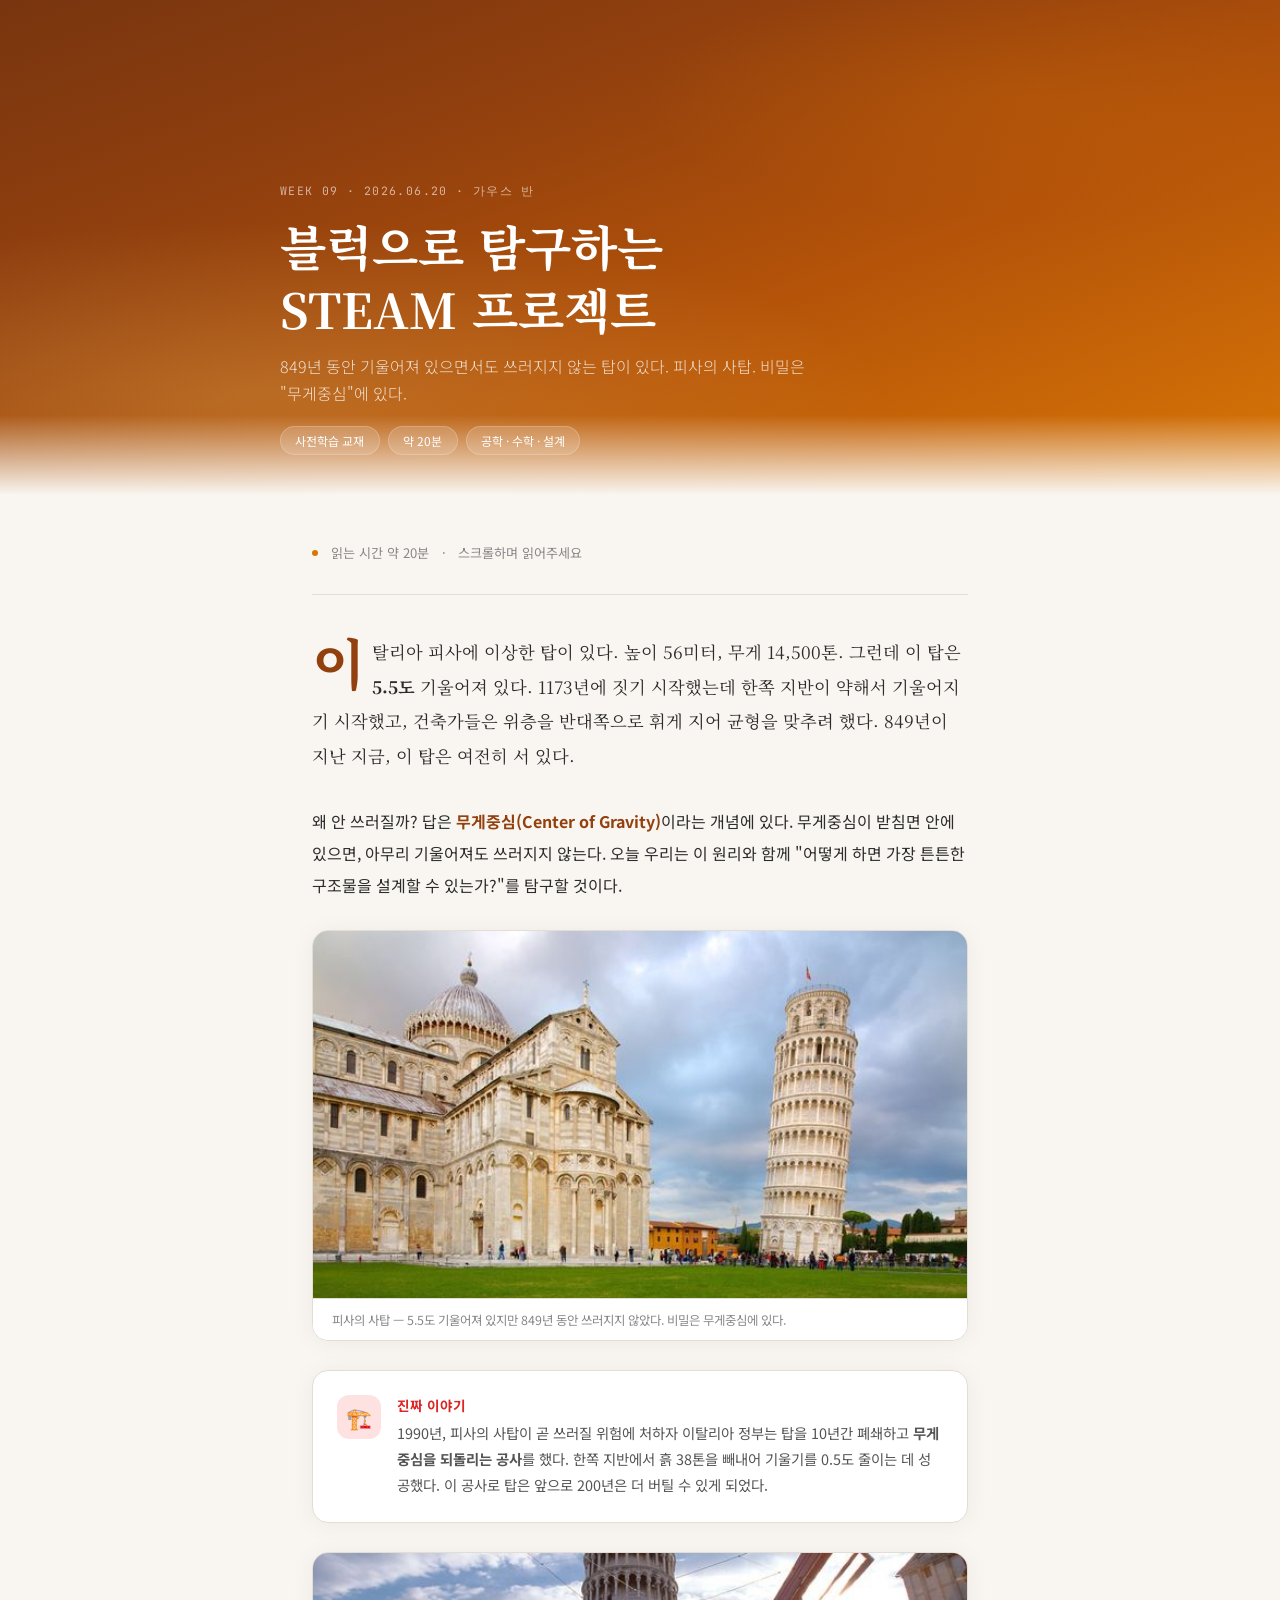
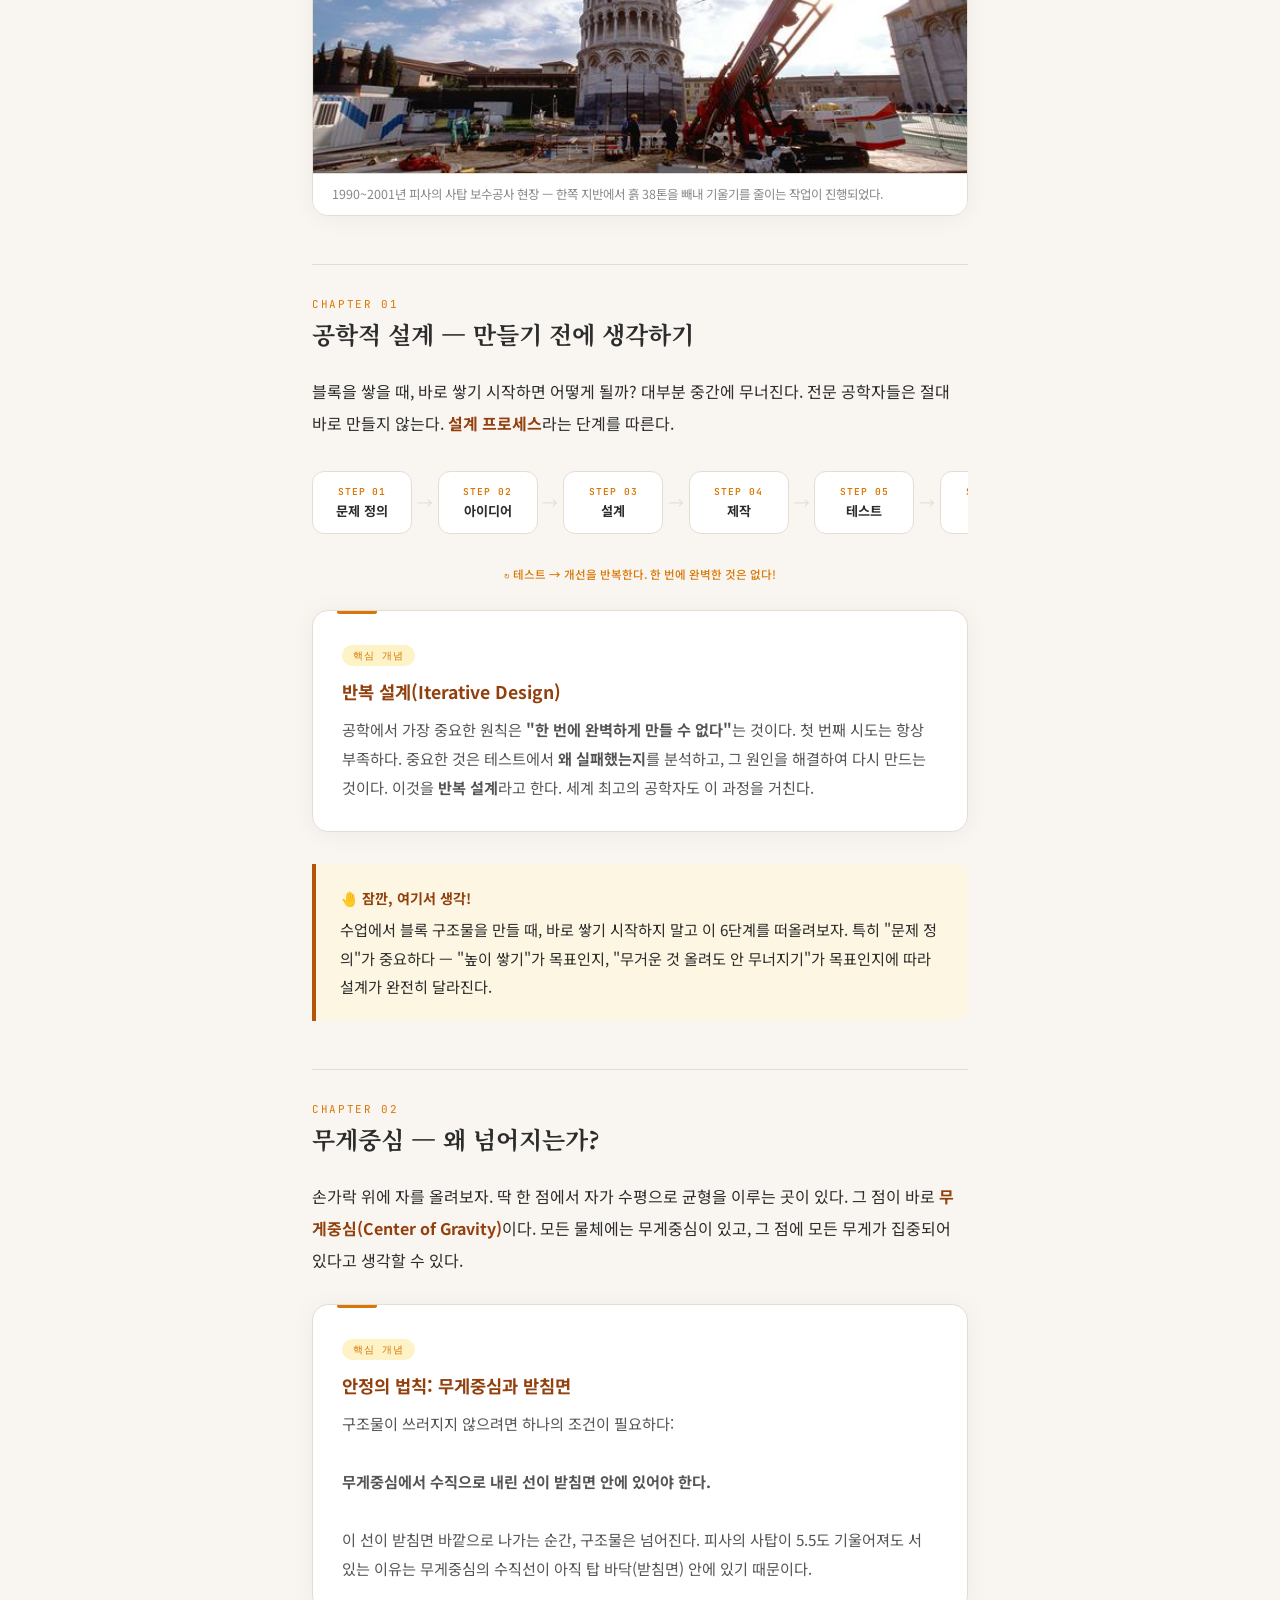
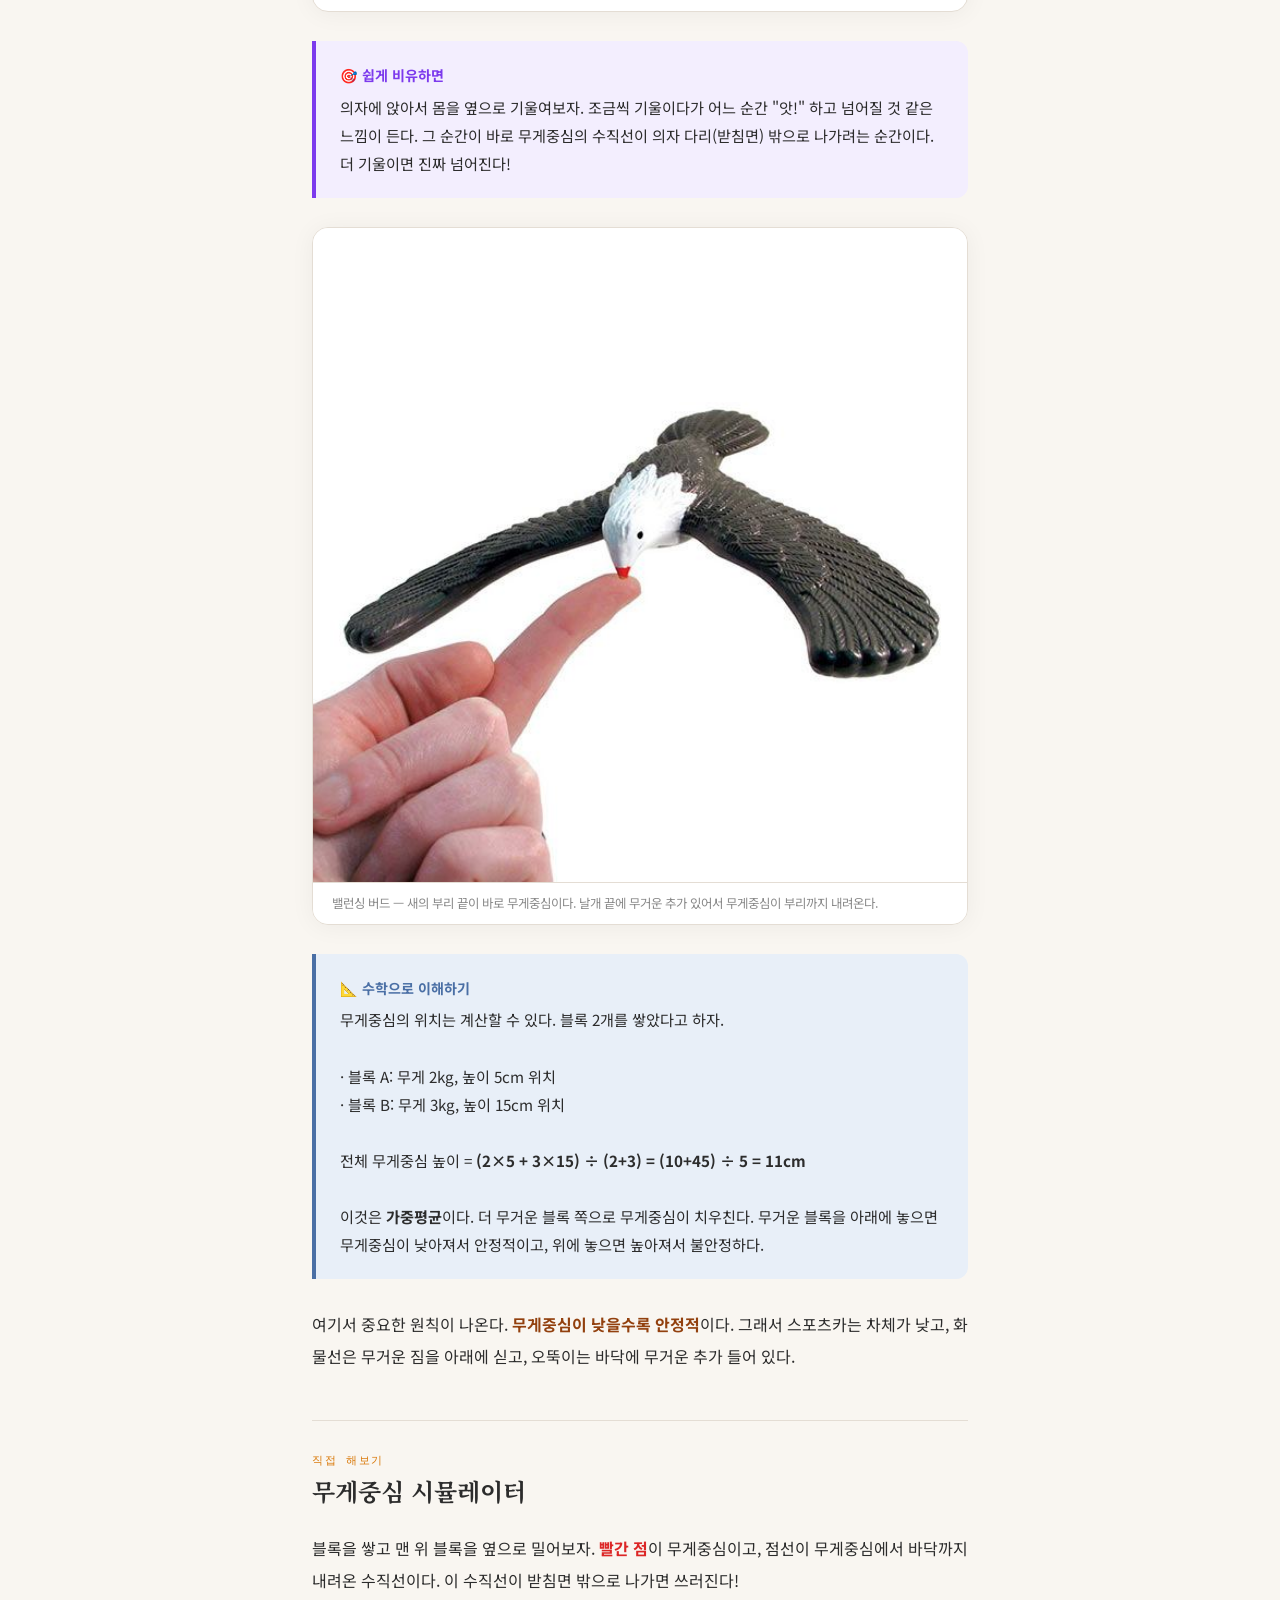
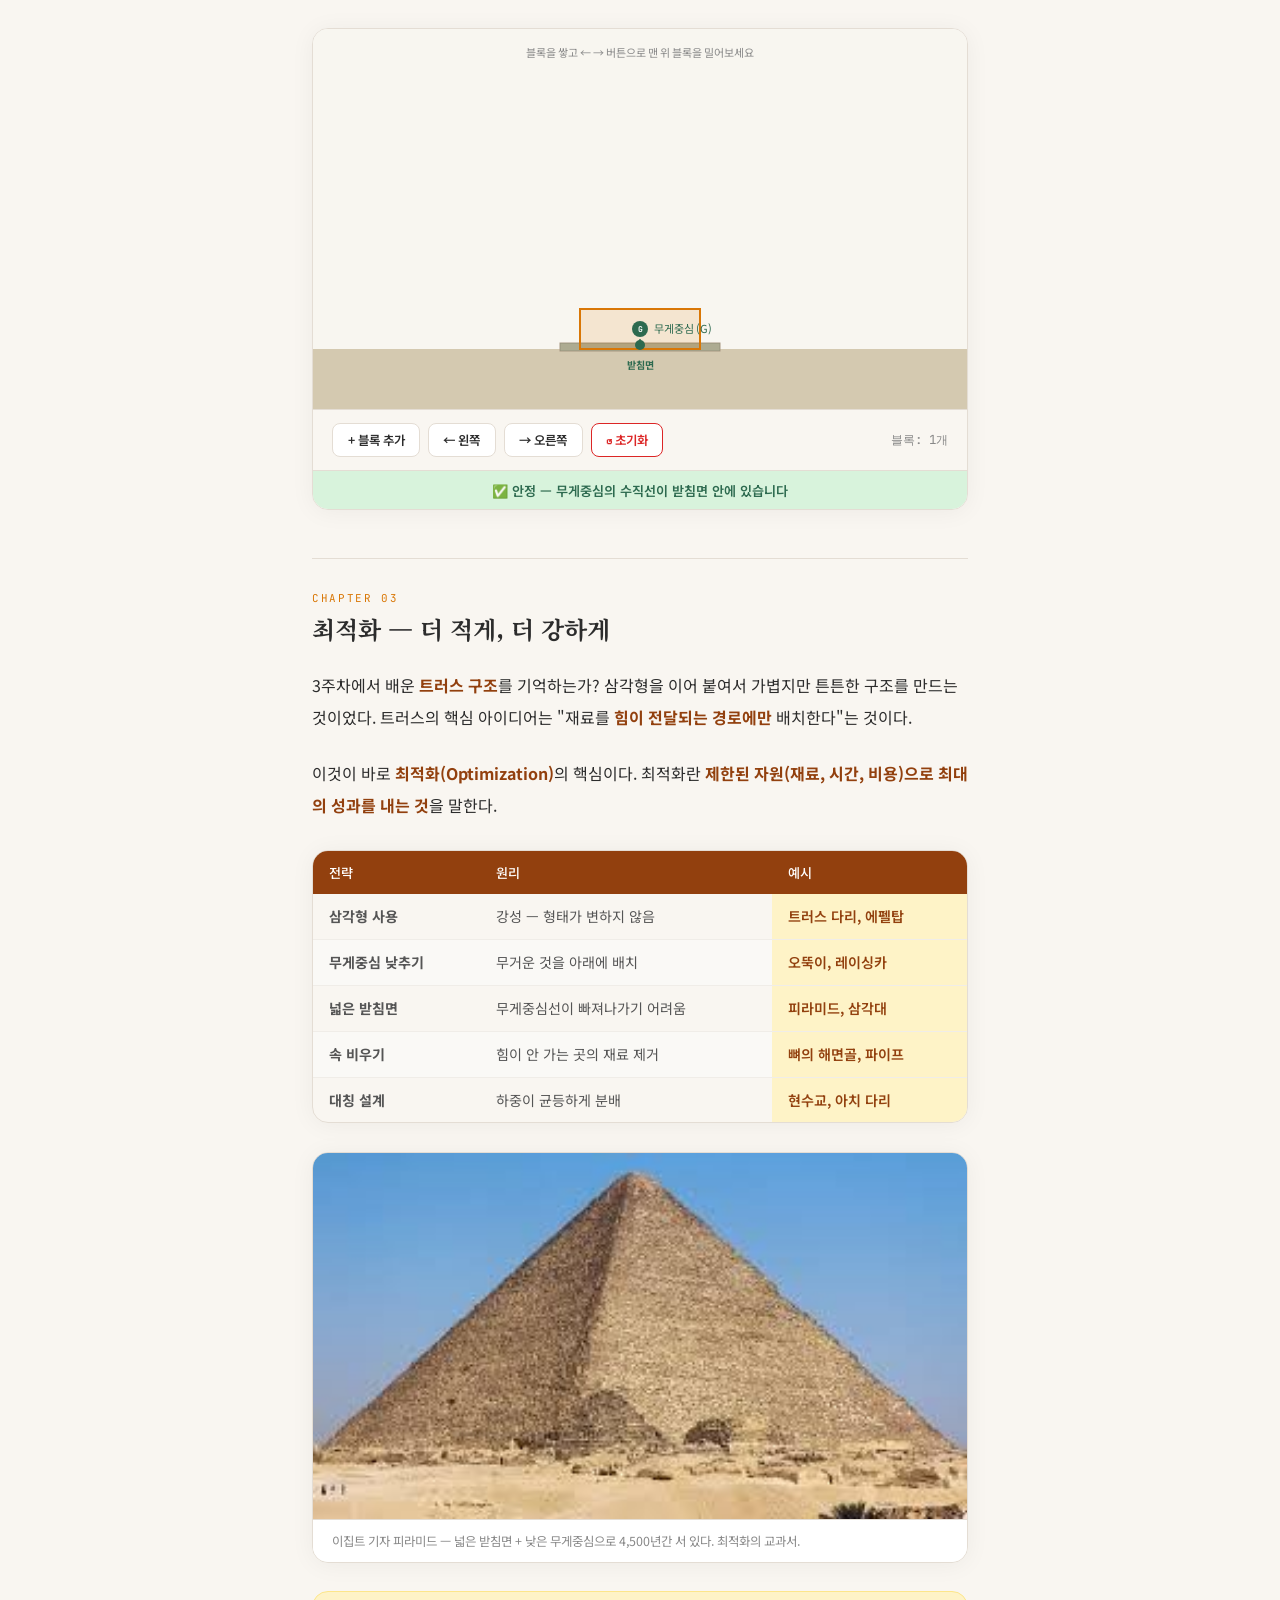
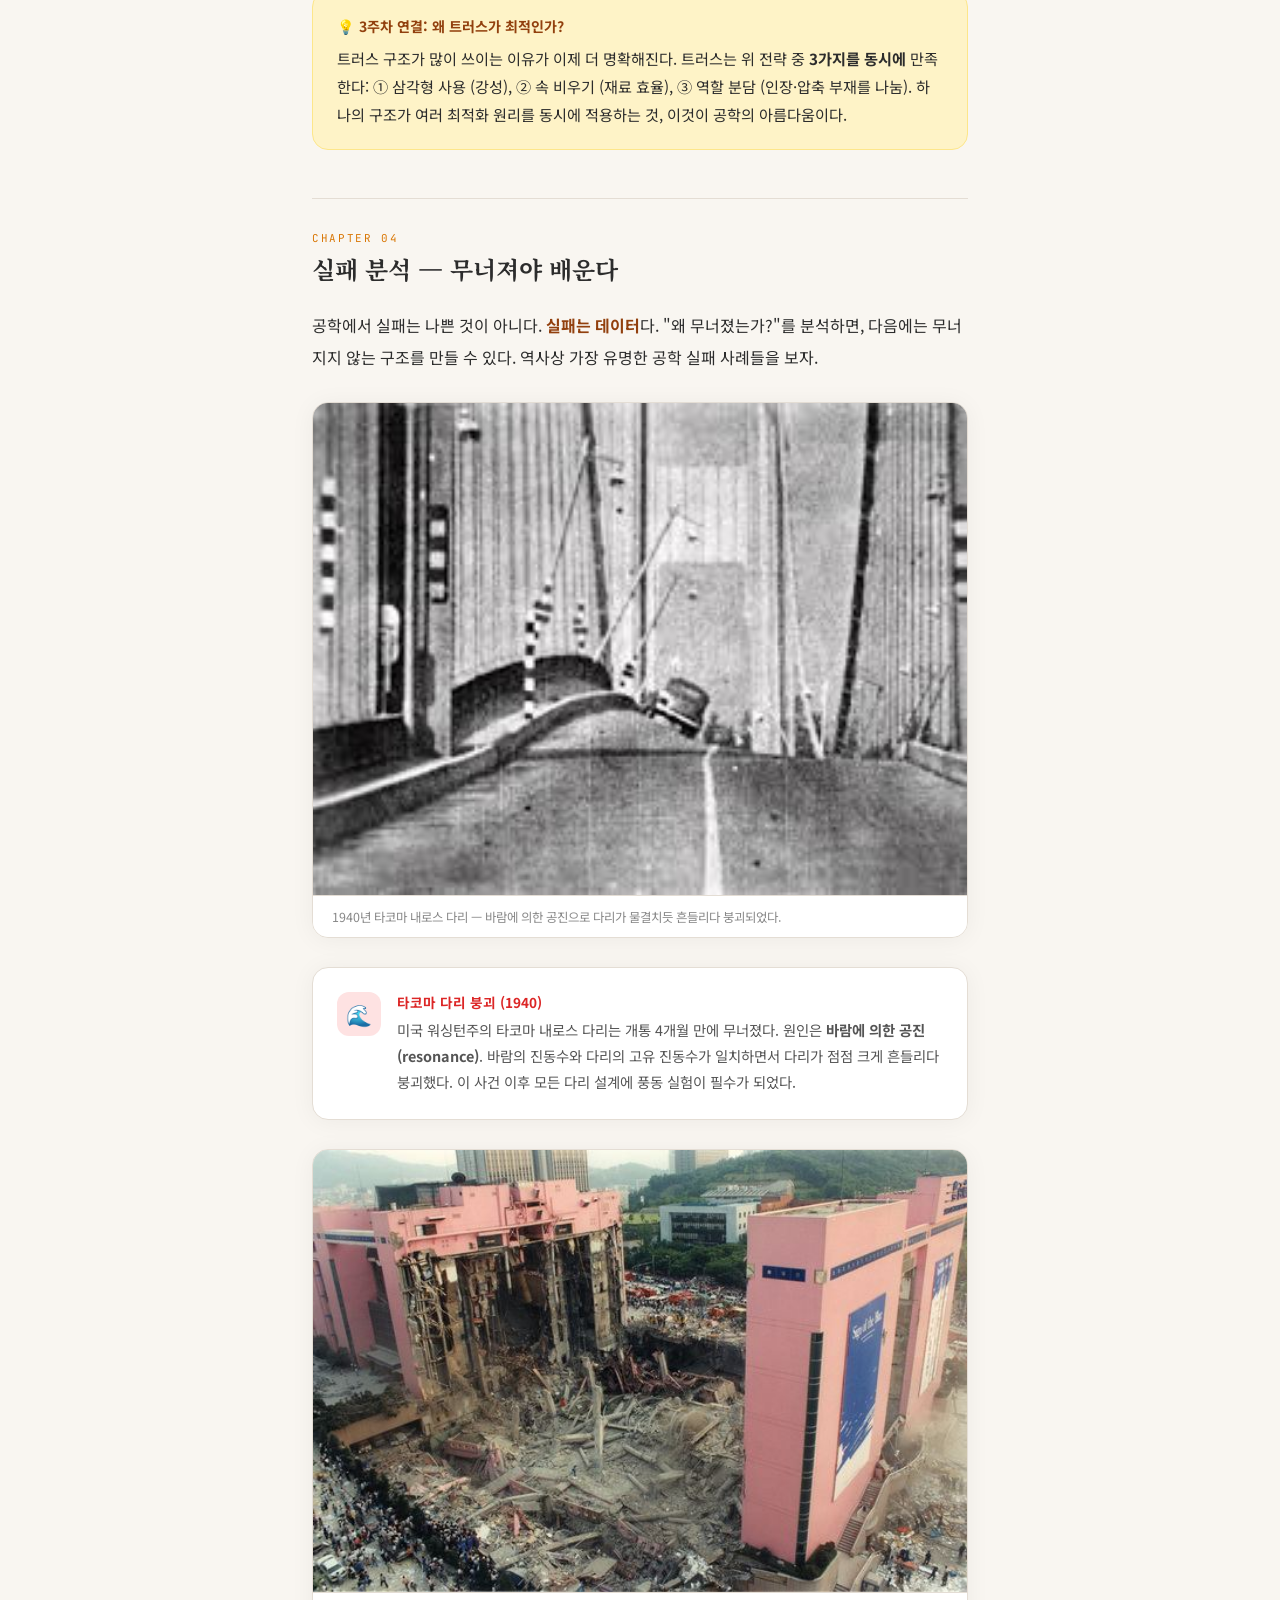
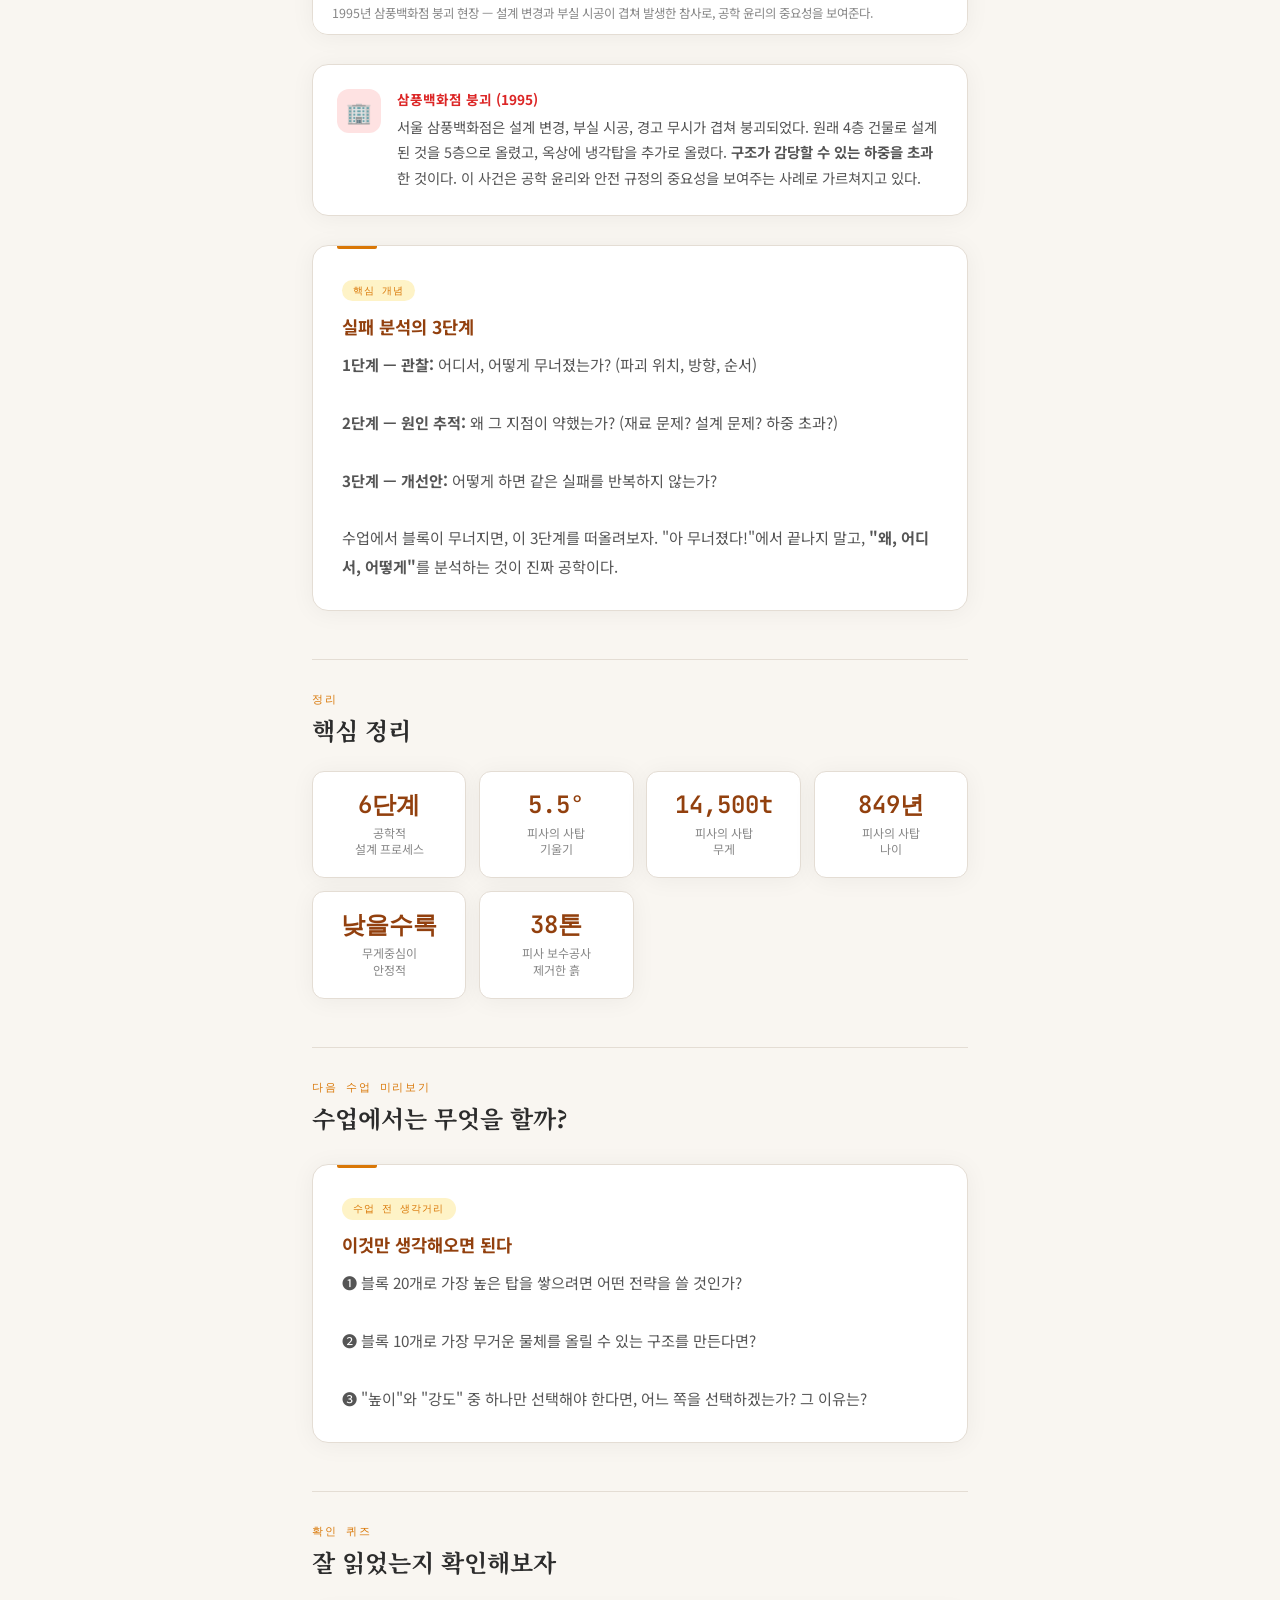
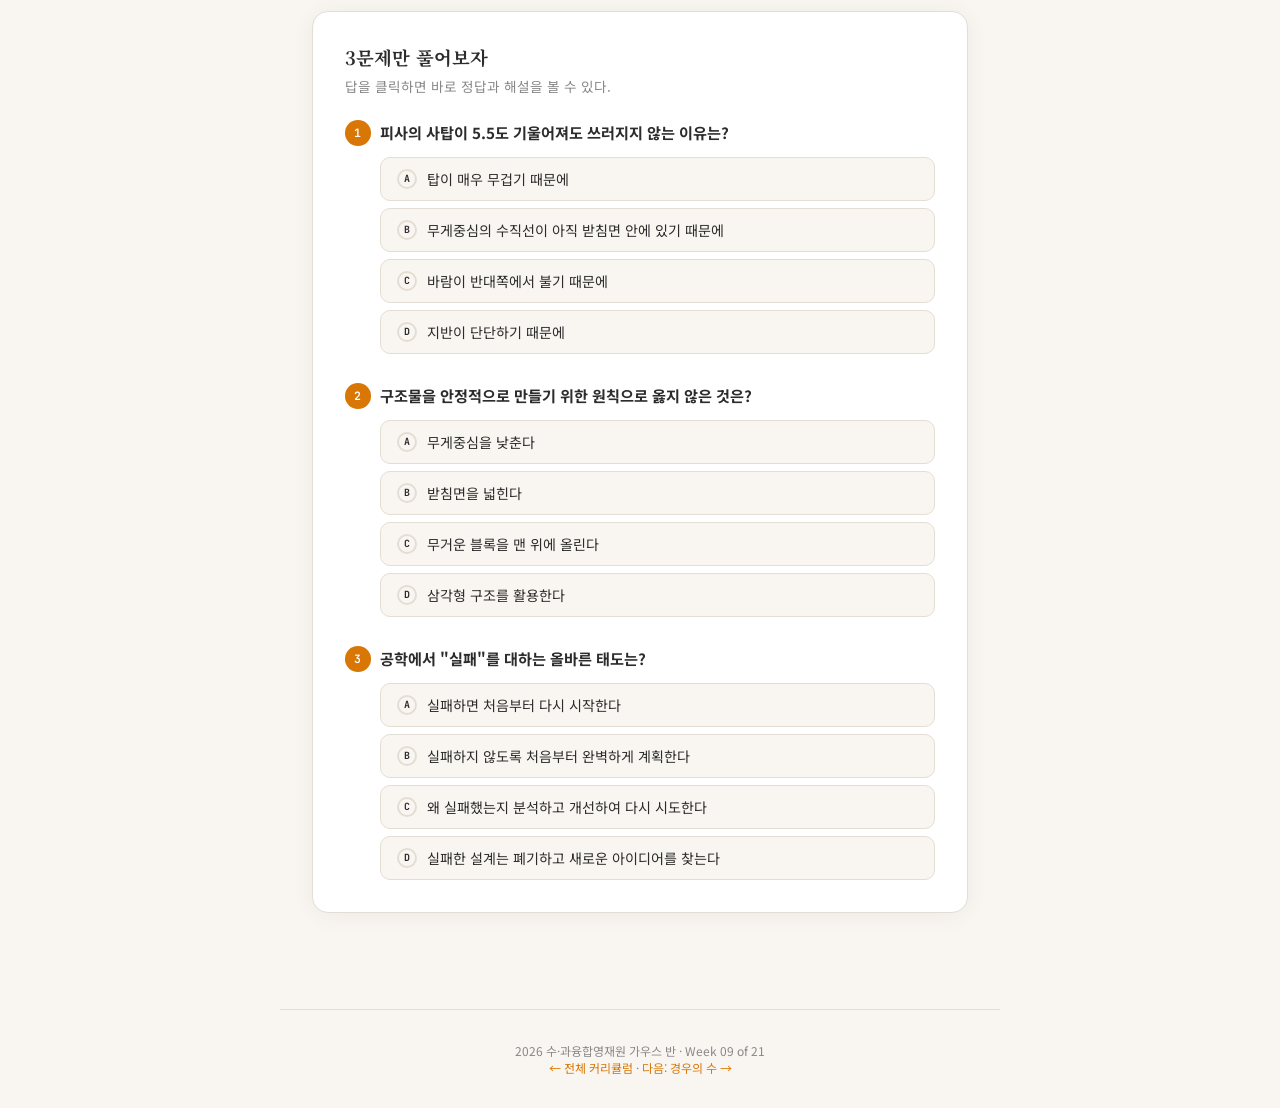
<file: lectures/week-09.html>
<!DOCTYPE html>
<html lang="ko">
<head>
<meta charset="UTF-8">
<meta name="viewport" content="width=device-width, initial-scale=1.0">
<title>Week 09 · 블럭으로 탐구하는 STEAM 프로젝트 | 가우스 반</title>
<link rel="preconnect" href="https://fonts.googleapis.com">
<link href="https://fonts.googleapis.com/css2?family=Noto+Sans+KR:wght@300;400;500;700;900&family=Noto+Serif+KR:wght@400;700&family=JetBrains+Mono:wght@400;600&display=swap" rel="stylesheet">
<style>
:root{--ink:#2c2c2c;--ink-light:#555;--ink-faint:#888;--paper:#f9f6f1;--card:#fff;--orange:#d97706;--orange-deep:#92400e;--orange-soft:#fef3c7;--orange-glow:#fde68a;--blue:#3a86c8;--blue-soft:#e8f2fc;--coral:#dc2626;--coral-soft:#fee2e2;--green:#2d6a4f;--green-soft:#d8f3dc;--gold:#b45309;--gold-soft:#fdf6e3;--violet:#7c3aed;--violet-soft:#f3eefe;--steel:#4a6fa5;--steel-soft:#e8eff8;--border:#e4ddd4;--shadow:0 2px 24px rgba(0,0,0,.05);--shadow-lg:0 8px 40px rgba(0,0,0,.08);--radius:16px}
*{margin:0;padding:0;box-sizing:border-box}
body{font-family:'Noto Sans KR',sans-serif;background:var(--paper);color:var(--ink);-webkit-font-smoothing:antialiased}

.hero{position:relative;min-height:55vh;display:flex;align-items:flex-end;padding:3rem 2rem 2.5rem;overflow:hidden;background:linear-gradient(160deg,#78350f 0%,#92400e 30%,#b45309 60%,#d97706 100%)}
.hero::before{content:'';position:absolute;inset:0;background:radial-gradient(ellipse 70% 50% at 20% 80%,rgba(253,230,138,.2) 0%,transparent 70%),radial-gradient(ellipse 50% 40% at 80% 20%,rgba(217,119,6,.2) 0%,transparent 60%)}
.hero::after{content:'';position:absolute;bottom:0;left:0;right:0;height:80px;background:linear-gradient(to top,var(--paper) 0%,transparent 100%)}
.hero-content{max-width:720px;margin:0 auto;position:relative;z-index:1;color:#fff;width:100%}
.hero-meta{font-family:'JetBrains Mono',monospace;font-size:.72rem;letter-spacing:.12em;text-transform:uppercase;opacity:.6;margin-bottom:1rem}
.hero h1{font-family:'Noto Serif KR',serif;font-size:clamp(2rem,6vw,3rem);font-weight:700;line-height:1.3;margin-bottom:.8rem}
.hero-desc{font-size:1rem;opacity:.8;font-weight:300;line-height:1.7;max-width:530px}
.hero-chips{display:flex;flex-wrap:wrap;gap:.5rem;margin-top:1.2rem}
.hero-chip{background:rgba(255,255,255,.15);backdrop-filter:blur(4px);border:1px solid rgba(255,255,255,.2);border-radius:100px;padding:.3rem .9rem;font-size:.75rem}

.content{max-width:720px;margin:0 auto;padding:2rem 2rem 4rem}
.reading-info{display:flex;align-items:center;gap:.8rem;padding:1rem 0 2rem;border-bottom:1px solid var(--border);margin-bottom:2.5rem;font-size:.82rem;color:var(--ink-faint)}
.reading-dot{width:6px;height:6px;background:var(--orange);border-radius:50%}

.story{font-family:'Noto Serif KR',serif;font-size:1.08rem;line-height:2;color:var(--ink);margin-bottom:2rem}
.story.first-para::first-letter{font-size:3.2em;float:left;line-height:.85;margin:.05em .12em 0 0;color:var(--orange-deep);font-weight:700}
.body-text{font-size:1rem;line-height:2;color:var(--ink);margin-bottom:1.5rem}
.body-text strong{color:var(--orange-deep);font-weight:700}

.section-header{margin:3rem 0 1.5rem;padding-top:2rem;border-top:1px solid var(--border)}
.section-number{font-family:'JetBrains Mono',monospace;font-size:.68rem;letter-spacing:.15em;text-transform:uppercase;color:var(--orange);margin-bottom:.4rem}
.section-title{font-family:'Noto Serif KR',serif;font-size:1.5rem;font-weight:700;color:var(--ink);line-height:1.4}

.concept{background:var(--card);border:1px solid var(--border);border-radius:var(--radius);padding:1.8rem;margin:1.8rem 0;box-shadow:var(--shadow);position:relative}
.concept::before{content:'';position:absolute;top:0;left:24px;width:40px;height:3px;background:var(--orange);border-radius:0 0 2px 2px}
.concept-badge{display:inline-block;font-family:'JetBrains Mono',monospace;font-size:.65rem;letter-spacing:.1em;text-transform:uppercase;color:var(--orange);background:var(--orange-soft);padding:.2rem .7rem;border-radius:100px;margin-bottom:.8rem}
.concept h3{font-size:1.1rem;font-weight:700;margin-bottom:.7rem;color:var(--orange-deep)}
.concept p{font-size:.95rem;line-height:1.9;color:var(--ink-light)}

.pause{background:var(--gold-soft);border-left:4px solid var(--gold);border-radius:0 12px 12px 0;padding:1.3rem 1.5rem;margin:2rem 0;font-size:.95rem;line-height:1.85}
.pause-label{font-weight:700;color:#92400e;margin-bottom:.3rem;font-size:.88rem}
.analogy{background:var(--violet-soft);border-left:4px solid var(--violet);border-radius:0 12px 12px 0;padding:1.3rem 1.5rem;margin:1.8rem 0;font-size:.95rem;line-height:1.85}
.analogy-label{font-weight:700;color:var(--violet);margin-bottom:.3rem;font-size:.88rem}
.keypoint{background:var(--orange-soft);border:1px solid var(--orange-glow);border-radius:var(--radius);padding:1.3rem 1.5rem;margin:1.8rem 0;font-size:.95rem;line-height:1.85}
.keypoint-label{font-weight:700;color:var(--orange-deep);margin-bottom:.3rem;font-size:.88rem}
.mathbox{background:var(--steel-soft);border-left:4px solid var(--steel);border-radius:0 12px 12px 0;padding:1.3rem 1.5rem;margin:1.8rem 0;font-size:.95rem;line-height:1.85}
.mathbox-label{font-weight:700;color:var(--steel);margin-bottom:.3rem;font-size:.88rem}

.funfact{display:flex;gap:1rem;align-items:flex-start;background:var(--card);border:1px solid var(--border);border-radius:var(--radius);padding:1.5rem;margin:1.8rem 0;box-shadow:var(--shadow)}
.funfact-icon{width:44px;height:44px;background:var(--coral-soft);border-radius:12px;display:flex;align-items:center;justify-content:center;font-size:1.3rem;flex-shrink:0}
.funfact-body{flex:1}
.funfact-title{font-size:.85rem;font-weight:700;color:var(--coral);margin-bottom:.3rem}
.funfact-text{font-size:.9rem;line-height:1.8;color:var(--ink-light)}

.compare-wrap{margin:1.8rem 0;border-radius:var(--radius);overflow:hidden;border:1px solid var(--border);box-shadow:var(--shadow)}
.compare-table{width:100%;border-collapse:collapse;font-size:.88rem}
.compare-table th{background:var(--orange-deep);color:#fff;padding:.75rem 1rem;text-align:left;font-weight:500;font-size:.82rem}
.compare-table td{padding:.7rem 1rem;border-bottom:1px solid #f0ede8;color:var(--ink-light);line-height:1.6}
.compare-table tr:last-child td{border-bottom:none}
.compare-table tr:nth-child(even) td{background:#faf9f6}
.compare-table .hl{background:var(--orange-soft)!important;color:var(--orange-deep);font-weight:600}

/* ── PROCESS STEPS ── */
.process-flow{display:flex;align-items:center;gap:.3rem;margin:1.5rem 0;overflow-x:auto;padding:.5rem 0}
.process-step{background:var(--card);border:1.5px solid var(--border);border-radius:12px;padding:.8rem 1rem;text-align:center;min-width:100px;flex-shrink:0;transition:all .3s}
.process-step:hover{border-color:var(--orange);box-shadow:var(--shadow)}
.process-step .step-num{font-family:'JetBrains Mono',monospace;font-size:.6rem;color:var(--orange);font-weight:600;letter-spacing:.1em}
.process-step .step-name{font-size:.82rem;font-weight:700;margin-top:.2rem;color:var(--ink)}
.process-arrow{font-size:1rem;color:var(--border);flex-shrink:0}
.process-loop{font-size:.72rem;color:var(--orange);text-align:center;margin-top:.5rem;font-weight:500}

/* ── 3D SIMULATOR ── */
.sim-2d{background:var(--card);border:1px solid var(--border);border-radius:var(--radius);overflow:hidden;margin:2rem 0;box-shadow:var(--shadow)}
.sim-canvas{width:100%;height:380px;display:block;background:#f8f6f0}
.sim-controls{display:flex;align-items:center;gap:.5rem;padding:.8rem 1.2rem;border-top:1px solid var(--border);background:var(--paper);flex-wrap:wrap}
.sim-btn{padding:.45rem .9rem;border:1.5px solid var(--border);border-radius:8px;background:var(--card);font-family:inherit;font-size:.78rem;font-weight:600;cursor:pointer;transition:all .2s;color:var(--ink)}
.sim-btn:hover{border-color:var(--orange);background:var(--orange-soft)}
.sim-btn.danger{border-color:var(--coral);color:var(--coral)}
.sim-btn.danger:hover{background:var(--coral-soft)}
.sim-info{margin-left:auto;font-size:.78rem;color:var(--ink-faint);font-family:'JetBrains Mono',monospace}
.sim-status{padding:.6rem 1.2rem;font-size:.82rem;font-weight:600;text-align:center;border-top:1px solid var(--border)}
.sim-status.stable{background:var(--green-soft);color:var(--green)}
.sim-status.unstable{background:var(--coral-soft);color:var(--coral);animation:blink 1s ease-in-out infinite}
@keyframes blink{0%,100%{opacity:1}50%{opacity:.6}}


.img-card{margin:1.8rem 0;border-radius:var(--radius);overflow:hidden;border:1px solid var(--border);box-shadow:var(--shadow)}
.img-card img{width:100%;height:auto;display:block}
.img-caption{padding:.7rem 1.2rem;font-size:.78rem;color:var(--ink-faint);background:var(--card);border-top:1px solid var(--border);line-height:1.5}
.img-row{display:grid;grid-template-columns:1fr 1fr;gap:1rem;margin:1.8rem 0}
@media(max-width:600px){.img-row{grid-template-columns:1fr}}

.num-grid{display:grid;grid-template-columns:repeat(auto-fit,minmax(130px,1fr));gap:.8rem;margin:1.5rem 0}
.num-card{background:var(--card);border:1px solid var(--border);border-radius:12px;padding:1.2rem;text-align:center;box-shadow:var(--shadow)}
.num-big{font-family:'JetBrains Mono',monospace;font-size:1.5rem;font-weight:600;color:var(--orange-deep);line-height:1.2}
.num-label{font-size:.75rem;color:var(--ink-faint);margin-top:.3rem;line-height:1.4}

.quiz-section{background:var(--card);border:1px solid var(--border);border-radius:var(--radius);padding:2rem;margin:2rem 0;box-shadow:var(--shadow)}
.quiz-section-title{font-family:'Noto Serif KR',serif;font-size:1.15rem;font-weight:700;margin-bottom:.4rem}
.quiz-section-sub{font-size:.85rem;color:var(--ink-faint);margin-bottom:1.5rem}
.quiz-block{margin-bottom:1.8rem}.quiz-block:last-child{margin-bottom:0}
.quiz-q{font-weight:700;font-size:.95rem;margin-bottom:.8rem;padding-left:2.2rem;position:relative;line-height:1.6}
.quiz-q::before{content:attr(data-num);position:absolute;left:0;top:0;width:1.6rem;height:1.6rem;background:var(--orange);color:#fff;border-radius:50%;display:flex;align-items:center;justify-content:center;font-family:'JetBrains Mono',monospace;font-size:.72rem;font-weight:600}
.quiz-opts{display:flex;flex-direction:column;gap:.45rem;padding-left:2.2rem}
.quiz-opt{background:var(--paper);border:1.5px solid var(--border);border-radius:10px;padding:.65rem 1rem;cursor:pointer;font-size:.88rem;transition:all .25s;display:flex;align-items:center;gap:.6rem;line-height:1.5}
.quiz-opt:hover{border-color:var(--orange);background:var(--orange-soft)}
.quiz-opt .marker{width:20px;height:20px;border:2px solid var(--border);border-radius:50%;display:flex;align-items:center;justify-content:center;font-size:.62rem;font-weight:700;flex-shrink:0;transition:all .25s;font-family:'JetBrains Mono',monospace}
.quiz-opt.correct{border-color:var(--green);background:var(--green-soft)}.quiz-opt.correct .marker{background:var(--green);color:#fff;border-color:var(--green)}
.quiz-opt.wrong{border-color:var(--coral);background:var(--coral-soft)}.quiz-opt.wrong .marker{background:var(--coral);color:#fff;border-color:var(--coral)}
.quiz-explain{margin-top:.6rem;margin-left:2.2rem;padding:.8rem 1rem;border-radius:10px;font-size:.85rem;line-height:1.7;display:none}
.quiz-explain.show{display:block}.quiz-explain.ok{background:var(--green-soft);color:#1b4332}.quiz-explain.no{background:var(--coral-soft);color:#7c2d12}

.page-footer{max-width:720px;margin:0 auto;padding:2rem;text-align:center;font-size:.75rem;color:var(--ink-faint);border-top:1px solid var(--border)}
.page-footer a{color:var(--orange);text-decoration:none}
.scroll-progress{position:fixed;top:0;left:0;width:0%;height:3px;background:linear-gradient(90deg,var(--orange-deep),var(--orange));z-index:100;transition:width .1s}
@media(max-width:600px){.hero{min-height:45vh;padding:2rem 1.2rem}.content{padding:1.5rem 1.2rem 3rem}.story{font-size:1rem}.section-title{font-size:1.25rem}.process-flow{gap:.2rem}.concept,.quiz-section{padding:1.4rem}}
</style>
</head>
<body>
<div class="scroll-progress" id="scrollProgress"></div>

<header class="hero">
  <div class="hero-content">
    <div class="hero-meta">Week 09 · 2026.06.20 · 가우스 반</div>
    <h1>블럭으로 탐구하는<br>STEAM 프로젝트</h1>
    <p class="hero-desc">849년 동안 기울어져 있으면서도 쓰러지지 않는 탑이 있다. 피사의 사탑. 비밀은 "무게중심"에 있다.</p>
    <div class="hero-chips">
      <span class="hero-chip">사전학습 교재</span>
      <span class="hero-chip">약 20분</span>
      <span class="hero-chip">공학 · 수학 · 설계</span>
    </div>
  </div>
</header>

<article class="content">
  <div class="reading-info"><span class="reading-dot"></span><span>읽는 시간 약 20분</span><span>·</span><span>스크롤하며 읽어주세요</span></div>

  <!-- ━━━ INTRO ━━━ -->
  <p class="story first-para">이탈리아 피사에 이상한 탑이 있다. 높이 56미터, 무게 14,500톤. 그런데 이 탑은 <strong>5.5도</strong> 기울어져 있다. 1173년에 짓기 시작했는데 한쪽 지반이 약해서 기울어지기 시작했고, 건축가들은 위층을 반대쪽으로 휘게 지어 균형을 맞추려 했다. 849년이 지난 지금, 이 탑은 여전히 서 있다.</p>

  <p class="body-text">왜 안 쓰러질까? 답은 <strong>무게중심(Center of Gravity)</strong>이라는 개념에 있다. 무게중심이 받침면 안에 있으면, 아무리 기울어져도 쓰러지지 않는다. 오늘 우리는 이 원리와 함께 "어떻게 하면 가장 튼튼한 구조물을 설계할 수 있는가?"를 탐구할 것이다.</p>


  <div class="img-card">
    <img src="[data-uri]" alt="피사의 사탑" loading="lazy">
    <div class="img-caption">피사의 사탑 — 5.5도 기울어져 있지만 849년 동안 쓰러지지 않았다. 비밀은 무게중심에 있다.</div>
  </div>

  <div class="funfact">
    <div class="funfact-icon">🏗️</div>
    <div class="funfact-body">
      <div class="funfact-title">진짜 이야기</div>
      <div class="funfact-text">1990년, 피사의 사탑이 곧 쓰러질 위험에 처하자 이탈리아 정부는 탑을 10년간 폐쇄하고 <strong>무게중심을 되돌리는 공사</strong>를 했다. 한쪽 지반에서 흙 38톤을 빼내어 기울기를 0.5도 줄이는 데 성공했다. 이 공사로 탑은 앞으로 200년은 더 버틸 수 있게 되었다.</div>
    </div>
  </div>


  <div class="img-card">
    <img src="[data-uri]" alt="피사의 사탑 보수공사" loading="lazy">
    <div class="img-caption">1990~2001년 피사의 사탑 보수공사 현장 — 한쪽 지반에서 흙 38톤을 빼내 기울기를 줄이는 작업이 진행되었다.</div>
  </div>

  <!-- ━━━ CHAPTER 1 ━━━ -->
  <div class="section-header">
    <div class="section-number">Chapter 01</div>
    <h2 class="section-title">공학적 설계 — 만들기 전에 생각하기</h2>
  </div>

  <p class="body-text">블록을 쌓을 때, 바로 쌓기 시작하면 어떻게 될까? 대부분 중간에 무너진다. 전문 공학자들은 절대 바로 만들지 않는다. <strong>설계 프로세스</strong>라는 단계를 따른다.</p>

  <div class="process-flow">
    <div class="process-step"><div class="step-num">STEP 01</div><div class="step-name">문제 정의</div></div>
    <div class="process-arrow">→</div>
    <div class="process-step"><div class="step-num">STEP 02</div><div class="step-name">아이디어</div></div>
    <div class="process-arrow">→</div>
    <div class="process-step"><div class="step-num">STEP 03</div><div class="step-name">설계</div></div>
    <div class="process-arrow">→</div>
    <div class="process-step"><div class="step-num">STEP 04</div><div class="step-name">제작</div></div>
    <div class="process-arrow">→</div>
    <div class="process-step"><div class="step-num">STEP 05</div><div class="step-name">테스트</div></div>
    <div class="process-arrow">→</div>
    <div class="process-step"><div class="step-num">STEP 06</div><div class="step-name">개선</div></div>
  </div>
  <div class="process-loop">↻ 테스트 → 개선을 반복한다. 한 번에 완벽한 것은 없다!</div>

  <div class="concept">
    <span class="concept-badge">핵심 개념</span>
    <h3>반복 설계(Iterative Design)</h3>
    <p>공학에서 가장 중요한 원칙은 <strong>"한 번에 완벽하게 만들 수 없다"</strong>는 것이다. 첫 번째 시도는 항상 부족하다. 중요한 것은 테스트에서 <strong>왜 실패했는지</strong>를 분석하고, 그 원인을 해결하여 다시 만드는 것이다. 이것을 <strong>반복 설계</strong>라고 한다. 세계 최고의 공학자도 이 과정을 거친다.</p>
  </div>

  <div class="pause">
    <div class="pause-label">🤚 잠깐, 여기서 생각!</div>
    수업에서 블록 구조물을 만들 때, 바로 쌓기 시작하지 말고 이 6단계를 떠올려보자. 특히 "문제 정의"가 중요하다 — "높이 쌓기"가 목표인지, "무거운 것 올려도 안 무너지기"가 목표인지에 따라 설계가 완전히 달라진다.
  </div>

  <!-- ━━━ CHAPTER 2 ━━━ -->
  <div class="section-header">
    <div class="section-number">Chapter 02</div>
    <h2 class="section-title">무게중심 — 왜 넘어지는가?</h2>
  </div>

  <p class="body-text">손가락 위에 자를 올려보자. 딱 한 점에서 자가 수평으로 균형을 이루는 곳이 있다. 그 점이 바로 <strong>무게중심(Center of Gravity)</strong>이다. 모든 물체에는 무게중심이 있고, 그 점에 모든 무게가 집중되어 있다고 생각할 수 있다.</p>

  <div class="concept">
    <span class="concept-badge">핵심 개념</span>
    <h3>안정의 법칙: 무게중심과 받침면</h3>
    <p>구조물이 쓰러지지 않으려면 하나의 조건이 필요하다:<br><br><strong>무게중심에서 수직으로 내린 선이 받침면 안에 있어야 한다.</strong><br><br>이 선이 받침면 바깥으로 나가는 순간, 구조물은 넘어진다. 피사의 사탑이 5.5도 기울어져도 서 있는 이유는 무게중심의 수직선이 아직 탑 바닥(받침면) 안에 있기 때문이다.</p>
  </div>

  <div class="analogy">
    <div class="analogy-label">🎯 쉽게 비유하면</div>
    의자에 앉아서 몸을 옆으로 기울여보자. 조금씩 기울이다가 어느 순간 "앗!" 하고 넘어질 것 같은 느낌이 든다. 그 순간이 바로 무게중심의 수직선이 의자 다리(받침면) 밖으로 나가려는 순간이다. 더 기울이면 진짜 넘어진다!
  </div>


  <div class="img-card">
    <img src="[data-uri]" alt="밸런싱 버드" loading="lazy">
    <div class="img-caption">밸런싱 버드 — 새의 부리 끝이 바로 무게중심이다. 날개 끝에 무거운 추가 있어서 무게중심이 부리까지 내려온다.</div>
  </div>

  <div class="mathbox">
    <div class="mathbox-label">📐 수학으로 이해하기</div>
    무게중심의 위치는 계산할 수 있다. 블록 2개를 쌓았다고 하자.<br><br>
    · 블록 A: 무게 2kg, 높이 5cm 위치<br>
    · 블록 B: 무게 3kg, 높이 15cm 위치<br><br>
    전체 무게중심 높이 = <strong>(2×5 + 3×15) ÷ (2+3) = (10+45) ÷ 5 = 11cm</strong><br><br>
    이것은 <strong>가중평균</strong>이다. 더 무거운 블록 쪽으로 무게중심이 치우친다. 무거운 블록을 아래에 놓으면 무게중심이 낮아져서 안정적이고, 위에 놓으면 높아져서 불안정하다.
  </div>

  <p class="body-text">여기서 중요한 원칙이 나온다. <strong>무게중심이 낮을수록 안정적</strong>이다. 그래서 스포츠카는 차체가 낮고, 화물선은 무거운 짐을 아래에 싣고, 오뚝이는 바닥에 무거운 추가 들어 있다.</p>

  <!-- ━━━ 3D SIMULATOR ━━━ -->
  <div class="section-header">
    <div class="section-number">직접 해보기</div>
    <h2 class="section-title">무게중심 시뮬레이터</h2>
  </div>

  <p class="body-text">블록을 쌓고 맨 위 블록을 옆으로 밀어보자. <strong style="color:#dc2626;">빨간 점</strong>이 무게중심이고, 점선이 무게중심에서 바닥까지 내려온 수직선이다. 이 수직선이 받침면 밖으로 나가면 쓰러진다!</p>

  <div class="sim-2d">
    <canvas class="sim-canvas" id="simCanvas" height="380"></canvas>
    <div class="sim-controls">
      <button class="sim-btn" onclick="SIM.add()">+ 블록 추가</button>
      <button class="sim-btn" onclick="SIM.shift(-20)">← 왼쪽</button>
      <button class="sim-btn" onclick="SIM.shift(20)">→ 오른쪽</button>
      <button class="sim-btn danger" onclick="SIM.reset()">↺ 초기화</button>
      <span class="sim-info" id="simInfo">블록: 1개</span>
    </div>
    <div class="sim-status stable" id="simStatus">✅ 안정 — 무게중심이 받침면 안에 있습니다</div>
  </div>

  <!-- ━━━ CHAPTER 3 ━━━ -->
  <div class="section-header">
    <div class="section-number">Chapter 03</div>
    <h2 class="section-title">최적화 — 더 적게, 더 강하게</h2>
  </div>

  <p class="body-text">3주차에서 배운 <strong>트러스 구조</strong>를 기억하는가? 삼각형을 이어 붙여서 가볍지만 튼튼한 구조를 만드는 것이었다. 트러스의 핵심 아이디어는 "재료를 <strong>힘이 전달되는 경로에만</strong> 배치한다"는 것이다.</p>

  <p class="body-text">이것이 바로 <strong>최적화(Optimization)</strong>의 핵심이다. 최적화란 <strong>제한된 자원(재료, 시간, 비용)으로 최대의 성과를 내는 것</strong>을 말한다.</p>

  <div class="compare-wrap">
    <table class="compare-table">
      <thead><tr><th>전략</th><th>원리</th><th>예시</th></tr></thead>
      <tbody>
        <tr><td><strong>삼각형 사용</strong></td><td>강성 — 형태가 변하지 않음</td><td class="hl">트러스 다리, 에펠탑</td></tr>
        <tr><td><strong>무게중심 낮추기</strong></td><td>무거운 것을 아래에 배치</td><td class="hl">오뚝이, 레이싱카</td></tr>
        <tr><td><strong>넓은 받침면</strong></td><td>무게중심선이 빠져나가기 어려움</td><td class="hl">피라미드, 삼각대</td></tr>
        <tr><td><strong>속 비우기</strong></td><td>힘이 안 가는 곳의 재료 제거</td><td class="hl">뼈의 해면골, 파이프</td></tr>
        <tr><td><strong>대칭 설계</strong></td><td>하중이 균등하게 분배</td><td class="hl">현수교, 아치 다리</td></tr>
      </tbody>
    </table>
  </div>


  <div class="img-card">
    <img src="[data-uri]" alt="기자 피라미드" loading="lazy">
    <div class="img-caption">이집트 기자 피라미드 — 넓은 받침면 + 낮은 무게중심으로 4,500년간 서 있다. 최적화의 교과서.</div>
  </div>

  <div class="keypoint">
    <div class="keypoint-label">💡 3주차 연결: 왜 트러스가 최적인가?</div>
    트러스 구조가 많이 쓰이는 이유가 이제 더 명확해진다. 트러스는 위 전략 중 <strong>3가지를 동시에</strong> 만족한다: ① 삼각형 사용 (강성), ② 속 비우기 (재료 효율), ③ 역할 분담 (인장·압축 부재를 나눔). 하나의 구조가 여러 최적화 원리를 동시에 적용하는 것, 이것이 공학의 아름다움이다.
  </div>

  <!-- ━━━ CHAPTER 4 ━━━ -->
  <div class="section-header">
    <div class="section-number">Chapter 04</div>
    <h2 class="section-title">실패 분석 — 무너져야 배운다</h2>
  </div>

  <p class="body-text">공학에서 실패는 나쁜 것이 아니다. <strong>실패는 데이터</strong>다. "왜 무너졌는가?"를 분석하면, 다음에는 무너지지 않는 구조를 만들 수 있다. 역사상 가장 유명한 공학 실패 사례들을 보자.</p>


  <div class="img-card">
    <img src="[data-uri]" alt="타코마 내로스 다리 붕괴" loading="lazy">
    <div class="img-caption">1940년 타코마 내로스 다리 — 바람에 의한 공진으로 다리가 물결치듯 흔들리다 붕괴되었다.</div>
  </div>

  <div class="funfact">
    <div class="funfact-icon">🌊</div>
    <div class="funfact-body">
      <div class="funfact-title">타코마 다리 붕괴 (1940)</div>
      <div class="funfact-text">미국 워싱턴주의 타코마 내로스 다리는 개통 4개월 만에 무너졌다. 원인은 <strong>바람에 의한 공진(resonance)</strong>. 바람의 진동수와 다리의 고유 진동수가 일치하면서 다리가 점점 크게 흔들리다 붕괴했다. 이 사건 이후 모든 다리 설계에 풍동 실험이 필수가 되었다.</div>
    </div>
  </div>


  <div class="img-card">
    <img src="[data-uri]" alt="삼풍백화점 붕괴" loading="lazy">
    <div class="img-caption">1995년 삼풍백화점 붕괴 현장 — 설계 변경과 부실 시공이 겹쳐 발생한 참사로, 공학 윤리의 중요성을 보여준다.</div>
  </div>

  <div class="funfact">
    <div class="funfact-icon">🏢</div>
    <div class="funfact-body">
      <div class="funfact-title">삼풍백화점 붕괴 (1995)</div>
      <div class="funfact-text">서울 삼풍백화점은 설계 변경, 부실 시공, 경고 무시가 겹쳐 붕괴되었다. 원래 4층 건물로 설계된 것을 5층으로 올렸고, 옥상에 냉각탑을 추가로 올렸다. <strong>구조가 감당할 수 있는 하중을 초과</strong>한 것이다. 이 사건은 공학 윤리와 안전 규정의 중요성을 보여주는 사례로 가르쳐지고 있다.</div>
    </div>
  </div>

  <div class="concept">
    <span class="concept-badge">핵심 개념</span>
    <h3>실패 분석의 3단계</h3>
    <p>
      <strong>1단계 — 관찰:</strong> 어디서, 어떻게 무너졌는가? (파괴 위치, 방향, 순서)<br><br>
      <strong>2단계 — 원인 추적:</strong> 왜 그 지점이 약했는가? (재료 문제? 설계 문제? 하중 초과?)<br><br>
      <strong>3단계 — 개선안:</strong> 어떻게 하면 같은 실패를 반복하지 않는가?<br><br>
      수업에서 블록이 무너지면, 이 3단계를 떠올려보자. "아 무너졌다!"에서 끝나지 말고, <strong>"왜, 어디서, 어떻게"</strong>를 분석하는 것이 진짜 공학이다.
    </p>
  </div>

  <!-- ━━━ SUMMARY ━━━ -->
  <div class="section-header">
    <div class="section-number">정리</div>
    <h2 class="section-title">핵심 정리</h2>
  </div>

  <div class="num-grid">
    <div class="num-card"><div class="num-big">6단계</div><div class="num-label">공학적<br>설계 프로세스</div></div>
    <div class="num-card"><div class="num-big">5.5°</div><div class="num-label">피사의 사탑<br>기울기</div></div>
    <div class="num-card"><div class="num-big">14,500t</div><div class="num-label">피사의 사탑<br>무게</div></div>
    <div class="num-card"><div class="num-big">849년</div><div class="num-label">피사의 사탑<br>나이</div></div>
    <div class="num-card"><div class="num-big">낮을수록</div><div class="num-label">무게중심이<br>안정적</div></div>
    <div class="num-card"><div class="num-big">38톤</div><div class="num-label">피사 보수공사<br>제거한 흙</div></div>
  </div>

  <!-- ━━━ PREVIEW ━━━ -->
  <div class="section-header">
    <div class="section-number">다음 수업 미리보기</div>
    <h2 class="section-title">수업에서는 무엇을 할까?</h2>
  </div>

  <div class="concept">
    <span class="concept-badge">수업 전 생각거리</span>
    <h3>이것만 생각해오면 된다</h3>
    <p>
      ❶ 블록 20개로 가장 높은 탑을 쌓으려면 어떤 전략을 쓸 것인가?<br><br>
      ❷ 블록 10개로 가장 무거운 물체를 올릴 수 있는 구조를 만든다면?<br><br>
      ❸ "높이"와 "강도" 중 하나만 선택해야 한다면, 어느 쪽을 선택하겠는가? 그 이유는?
    </p>
  </div>

  <!-- ━━━ QUIZ ━━━ -->
  <div class="section-header">
    <div class="section-number">확인 퀴즈</div>
    <h2 class="section-title">잘 읽었는지 확인해보자</h2>
  </div>

  <div class="quiz-section">
    <div class="quiz-section-title">3문제만 풀어보자</div>
    <div class="quiz-section-sub">답을 클릭하면 바로 정답과 해설을 볼 수 있다.</div>

    <div class="quiz-block" id="q1">
      <div class="quiz-q" data-num="1">피사의 사탑이 5.5도 기울어져도 쓰러지지 않는 이유는?</div>
      <div class="quiz-opts">
        <div class="quiz-opt" onclick="answer('q1',this,false)"><span class="marker">A</span><span>탑이 매우 무겁기 때문에</span></div>
        <div class="quiz-opt" onclick="answer('q1',this,true)"><span class="marker">B</span><span>무게중심의 수직선이 아직 받침면 안에 있기 때문에</span></div>
        <div class="quiz-opt" onclick="answer('q1',this,false)"><span class="marker">C</span><span>바람이 반대쪽에서 불기 때문에</span></div>
        <div class="quiz-opt" onclick="answer('q1',this,false)"><span class="marker">D</span><span>지반이 단단하기 때문에</span></div>
      </div>
      <div class="quiz-explain" id="q1-fb"></div>
    </div>

    <div class="quiz-block" id="q2">
      <div class="quiz-q" data-num="2">구조물을 안정적으로 만들기 위한 원칙으로 옳지 않은 것은?</div>
      <div class="quiz-opts">
        <div class="quiz-opt" onclick="answer('q2',this,false)"><span class="marker">A</span><span>무게중심을 낮춘다</span></div>
        <div class="quiz-opt" onclick="answer('q2',this,false)"><span class="marker">B</span><span>받침면을 넓힌다</span></div>
        <div class="quiz-opt" onclick="answer('q2',this,true)"><span class="marker">C</span><span>무거운 블록을 맨 위에 올린다</span></div>
        <div class="quiz-opt" onclick="answer('q2',this,false)"><span class="marker">D</span><span>삼각형 구조를 활용한다</span></div>
      </div>
      <div class="quiz-explain" id="q2-fb"></div>
    </div>

    <div class="quiz-block" id="q3">
      <div class="quiz-q" data-num="3">공학에서 "실패"를 대하는 올바른 태도는?</div>
      <div class="quiz-opts">
        <div class="quiz-opt" onclick="answer('q3',this,false)"><span class="marker">A</span><span>실패하면 처음부터 다시 시작한다</span></div>
        <div class="quiz-opt" onclick="answer('q3',this,false)"><span class="marker">B</span><span>실패하지 않도록 처음부터 완벽하게 계획한다</span></div>
        <div class="quiz-opt" onclick="answer('q3',this,true)"><span class="marker">C</span><span>왜 실패했는지 분석하고 개선하여 다시 시도한다</span></div>
        <div class="quiz-opt" onclick="answer('q3',this,false)"><span class="marker">D</span><span>실패한 설계는 폐기하고 새로운 아이디어를 찾는다</span></div>
      </div>
      <div class="quiz-explain" id="q3-fb"></div>
    </div>
  </div>

</article>

<footer class="page-footer">
  2026 수·과융합영재원 가우스 반 · Week 09 of 21<br>
  <a href="./">← 전체 커리큘럼</a> · <a href="week-10.html">다음: 경우의 수 →</a>
</footer>

<script>
window.addEventListener('scroll',()=>{const h=document.documentElement;document.getElementById('scrollProgress').style.width=(h.scrollTop/(h.scrollHeight-h.clientHeight))*100+'%'});

// ── Quiz ──
const done={};
const fb={
  q1:{ok:'정답! 무게중심에서 수직으로 내린 선이 탑 바닥(받침면) 안에 있으면 쓰러지지 않는다. 피사의 사탑은 기울어져 있지만 이 조건을 아직 만족하고 있다.',no:'아쉽다! 정답은 B번이다. 핵심은 무게중심의 수직선이 받침면 안에 있느냐 밖에 있느냐다. 무게나 바람은 직접적 원인이 아니다.'},
  q2:{ok:'정답! 무거운 블록을 위에 올리면 무게중심이 높아져서 불안정해진다. 안정성을 위해서는 무게중심을 낮추어야 하므로, 무거운 것은 아래에 놓아야 한다.',no:'아쉽다! 정답은 C번이다. 무거운 블록을 위에 올리면 무게중심이 높아져서 불안정해진다. 안정적인 구조를 만들려면 무게중심을 낮추고, 받침면을 넓히고, 삼각형 구조를 활용해야 한다.'},
  q3:{ok:'정답! 공학에서 실패는 데이터다. "왜, 어디서, 어떻게" 실패했는지 분석하고 개선하여 다시 시도하는 것이 반복 설계(Iterative Design)의 핵심이다.',no:'아쉽다! 정답은 C번이다. 공학적 설계는 반복 과정이다. 실패를 분석하고(관찰→원인→개선) 개선하여 다시 시도하는 것이 핵심이다. 처음부터 완벽할 수 없다.'}
};
function answer(qid,el,correct){if(done[qid])return;done[qid]=true;const block=document.getElementById(qid);block.querySelectorAll('.quiz-opt').forEach(o=>o.style.pointerEvents='none');const explain=document.getElementById(qid+'-fb');if(correct){el.classList.add('correct');explain.className='quiz-explain show ok';explain.textContent='✅ '+fb[qid].ok}else{el.classList.add('wrong');block.querySelectorAll('.quiz-opt').forEach(o=>{if(o.getAttribute('onclick').includes('true'))o.classList.add('correct')});explain.className='quiz-explain show no';explain.textContent='❌ '+fb[qid].no}}
</script>

<!-- ── 2D Block Simulator ── -->
<script>
const SIM=(function(){
  const canvas=document.getElementById('simCanvas');
  if(!canvas)return{};
  const ctx=canvas.getContext('2d');

  const BW=120, BH=40, BD=1;
  const colors=['#d97706','#3a86c8','#2d6a4f','#7c3aed','#dc2626','#0d9488','#b45309','#ec4899'];
  const GROUND_Y=320, GROUND_W=BW+40;

  let blocks=[];
  let unstableIdx=-1;
  let tiltAngle=0, tiltTarget=0, tiltDir=0;
  let fallen=false;
  let animId=null;

  function resize(){
    canvas.width=canvas.parentElement.clientWidth;
    canvas.height=380;
    draw();
  }

  function init(){
    blocks=[{x:canvas.width/2, y:GROUND_Y-BH/2, w:BD}];
    unstableIdx=-1; tiltAngle=0; tiltTarget=0; tiltDir=0; fallen=false;
    checkStability();
    draw();
  }

  function add(){
    if(blocks.length>=8||fallen)return;
    const top=blocks[blocks.length-1];
    blocks.push({x:top.x, y:top.y-BH, w:BD});
    checkStability();
    draw();
  }

  function shift(dx){
    if(blocks.length<2||fallen)return;
    const top=blocks[blocks.length-1];
    top.x+=dx;
    checkStability();
    draw();
  }

  function checkStability(){
    unstableIdx=-1; tiltDir=0; tiltTarget=0;

    for(let i=0;i<blocks.length;i++){
      let cumW=0, cumX=0;
      for(let j=i;j<blocks.length;j++){
        cumW+=blocks[j].w;
        cumX+=blocks[j].x*blocks[j].w;
      }
      const cogAbove=cumX/cumW;

      let supportLeft, supportRight;
      if(i===0){
        supportLeft=blocks[0].x-GROUND_W/2;
        supportRight=blocks[0].x+GROUND_W/2;
      }else{
        supportLeft=blocks[i-1].x-BW/2;
        supportRight=blocks[i-1].x+BW/2;
      }

      if(cogAbove<supportLeft+2||cogAbove>supportRight-2){
        unstableIdx=i;
        tiltDir=cogAbove<supportLeft?-1:1;
        tiltTarget=tiltDir*Math.PI/4;
        fallen=true;
        startTiltAnim();
        break;
      }
    }

    updateUI();
  }

  function startTiltAnim(){
    if(animId)return;
    function tick(){
      tiltAngle+=(tiltTarget-tiltAngle)*0.12;
      if(Math.abs(tiltTarget-tiltAngle)<0.005){tiltAngle=tiltTarget;animId=null;}
      else{animId=requestAnimationFrame(tick);}
      draw();
    }
    animId=requestAnimationFrame(tick);
  }

  function updateUI(){
    let totalW=0, sumX=0, sumY=0;
    blocks.forEach(b=>{totalW+=b.w; sumX+=b.x*b.w; sumY+=b.y*b.w});
    const cogX=sumX/totalW, cogY=sumY/totalW;

    const status=document.getElementById('simStatus');
    if(unstableIdx===-1){
      status.className='sim-status stable';
      status.textContent='✅ 안정 — 무게중심의 수직선이 받침면 안에 있습니다';
    }else{
      const lvl=unstableIdx===0?'바닥':'블록 '+unstableIdx;
      status.className='sim-status unstable';
      status.textContent='⚠️ 쓰러짐! '+lvl+' 위에서 무게중심이 벗어났습니다';
    }
    document.getElementById('simInfo').textContent='블록: '+blocks.length+'개';
  }

  function draw(){
    const W=canvas.width, H=canvas.height;
    ctx.clearRect(0,0,W,H);

    // Ground platform
    const gx=blocks[0]?blocks[0].x:W/2;
    ctx.fillStyle='#d4c9b0';
    ctx.fillRect(0,GROUND_Y,W,H-GROUND_Y);
    ctx.fillStyle='#c4b69c';
    ctx.fillRect(gx-GROUND_W/2, GROUND_Y-6, GROUND_W, 8);
    ctx.strokeStyle='#a89882';ctx.lineWidth=1;
    ctx.strokeRect(gx-GROUND_W/2, GROUND_Y-6, GROUND_W, 8);

    // Support area label
    ctx.fillStyle='rgba(45,106,79,0.15)';
    ctx.fillRect(gx-GROUND_W/2, GROUND_Y-6, GROUND_W, 8);
    ctx.fillStyle='#2d6a4f';ctx.font='bold 10px "Noto Sans KR"';ctx.textAlign='center';
    ctx.fillText('받침면',gx,GROUND_Y+20);

    // Draw blocks
    ctx.save();
    for(let i=0;i<blocks.length;i++){
      const b=blocks[i];
      const isUnstable=unstableIdx>=0&&i>=unstableIdx;

      if(isUnstable&&i===unstableIdx){
        // Set rotation pivot at the edge of support
        let pivotX, pivotY;
        if(unstableIdx===0){
          pivotX=tiltDir>0?gx+GROUND_W/2:gx-GROUND_W/2;
          pivotY=GROUND_Y;
        }else{
          pivotX=tiltDir>0?blocks[i-1].x+BW/2:blocks[i-1].x-BW/2;
          pivotY=blocks[i-1].y-BH/2;
        }
        ctx.save();
        ctx.translate(pivotX,pivotY);
        ctx.rotate(tiltAngle);
        ctx.translate(-pivotX,-pivotY);
      }

      // Block rect
      const bx=b.x-BW/2, by=b.y-BH/2;
      ctx.fillStyle=isUnstable?'rgba(220,38,38,0.25)':colors[i%colors.length]+'22';
      ctx.fillRect(bx,by,BW,BH);
      ctx.strokeStyle=isUnstable?'#dc2626':colors[i%colors.length];
      ctx.lineWidth=2;
      ctx.strokeRect(bx,by,BW,BH);

      // Block label
      ctx.fillStyle=isUnstable?'#dc2626':colors[i%colors.length];
      ctx.font='bold 13px "JetBrains Mono"';ctx.textAlign='center';
      ctx.fillText((i+1),b.x,b.y+5);
    }
    ctx.restore();

    // Calculate overall CoG
    if(blocks.length>0){
      let totalW=0,sumX=0,sumY=0;
      blocks.forEach(b=>{totalW+=b.w;sumX+=b.x*b.w;sumY+=b.y*b.w});
      const cogX=sumX/totalW, cogY=sumY/totalW;
      const isStable=unstableIdx===-1;

      // Vertical drop line (dashed)
      ctx.setLineDash([6,4]);
      ctx.strokeStyle=isStable?'#2d6a4f':'#dc2626';
      ctx.lineWidth=1.5;
      ctx.beginPath();
      ctx.moveTo(cogX,cogY);
      ctx.lineTo(cogX,GROUND_Y);
      ctx.stroke();
      ctx.setLineDash([]);

      // Ground projection point
      ctx.beginPath();
      ctx.arc(cogX,GROUND_Y-4,5,0,Math.PI*2);
      ctx.fillStyle=isStable?'#2d6a4f':'#dc2626';
      ctx.fill();

      // CoG dot
      ctx.beginPath();
      ctx.arc(cogX,cogY,8,0,Math.PI*2);
      ctx.fillStyle=isStable?'#2d6a4f':'#dc2626';
      ctx.fill();
      ctx.fillStyle='#fff';ctx.font='bold 8px "JetBrains Mono"';ctx.textAlign='center';
      ctx.fillText('G',cogX,cogY+3);

      // CoG label
      ctx.fillStyle=isStable?'#2d6a4f':'#dc2626';
      ctx.font='11px "Noto Sans KR"';ctx.textAlign='left';
      ctx.fillText('무게중심 (G)',cogX+14,cogY+4);
    }

    // Per-level support check visualization
    for(let i=1;i<blocks.length;i++){
      if(unstableIdx>=0&&i>=unstableIdx)break;
      // Show cumulative CoG from i to top on each support level
      let cw=0,cx=0;
      for(let j=i;j<blocks.length;j++){cw+=blocks[j].w;cx+=blocks[j].x*blocks[j].w}
      const aboveCog=cx/cw;
      // Small triangle marker showing where CoG sits on the block below
      const markerY=blocks[i-1].y-BH/2;
      ctx.fillStyle='rgba(45,106,79,0.5)';
      ctx.beginPath();
      ctx.moveTo(aboveCog,markerY);
      ctx.lineTo(aboveCog-4,markerY-7);
      ctx.lineTo(aboveCog+4,markerY-7);
      ctx.closePath();
      ctx.fill();
    }

    // Title
    ctx.fillStyle='#888';ctx.font='11px "Noto Sans KR"';ctx.textAlign='center';
    ctx.fillText('블록을 쌓고 ← → 버튼으로 맨 위 블록을 밀어보세요',W/2,28);
  }

  window.addEventListener('resize',resize);
  setTimeout(()=>{resize();init()},100);

  return {add,shift,reset:init};
})();
</script>
</body>
</html>
</file>
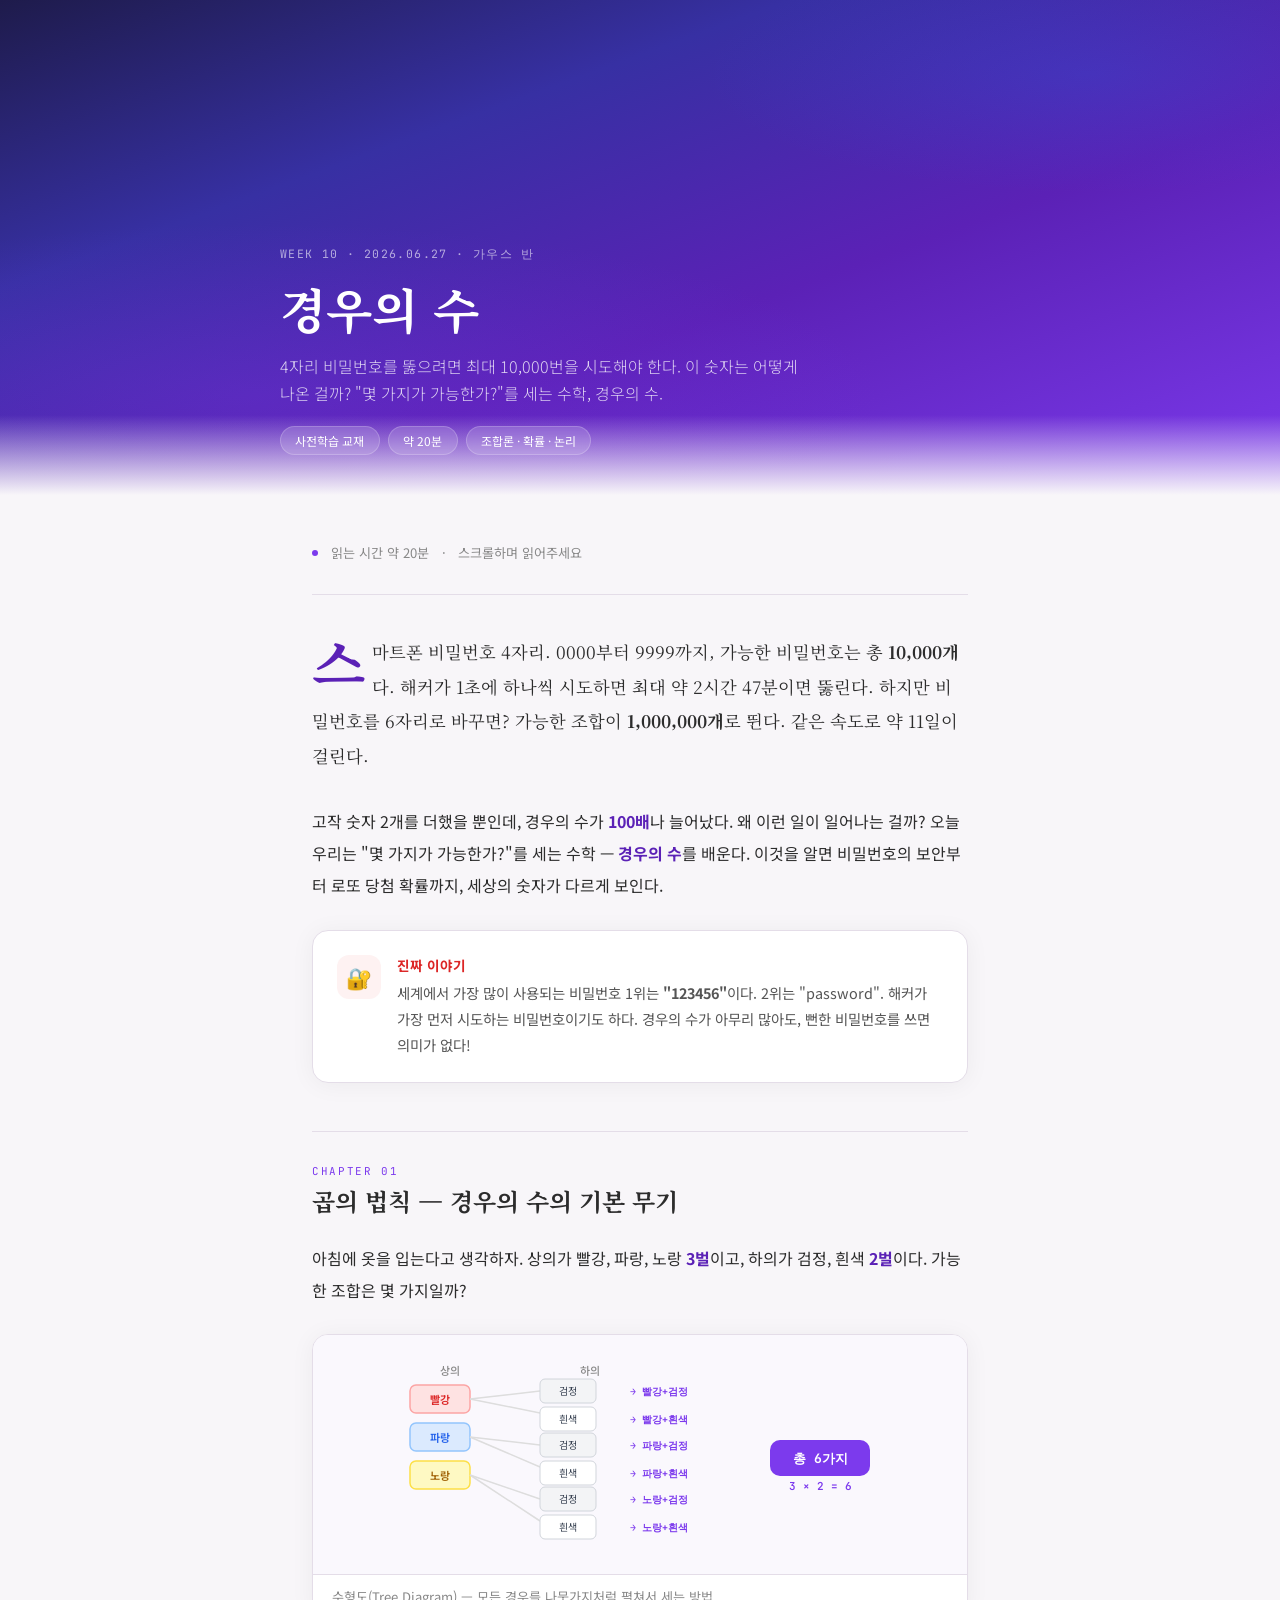
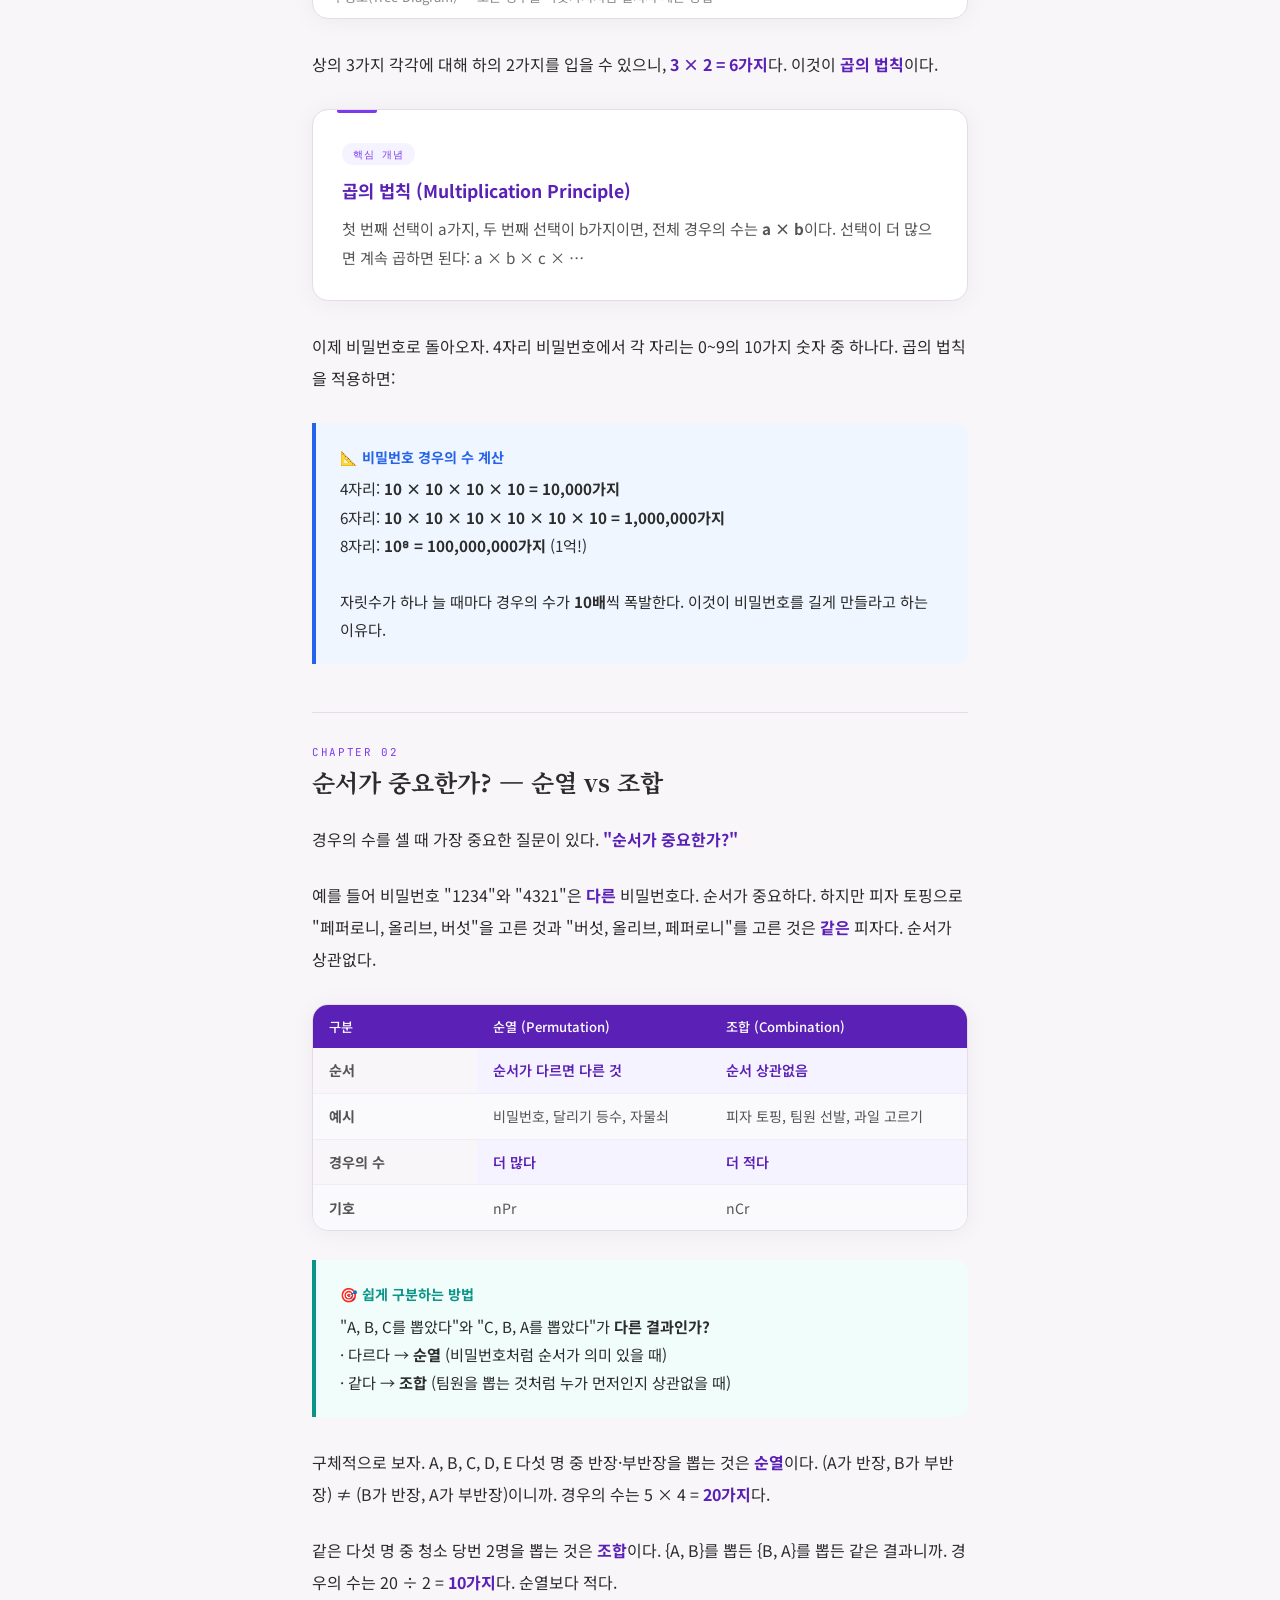
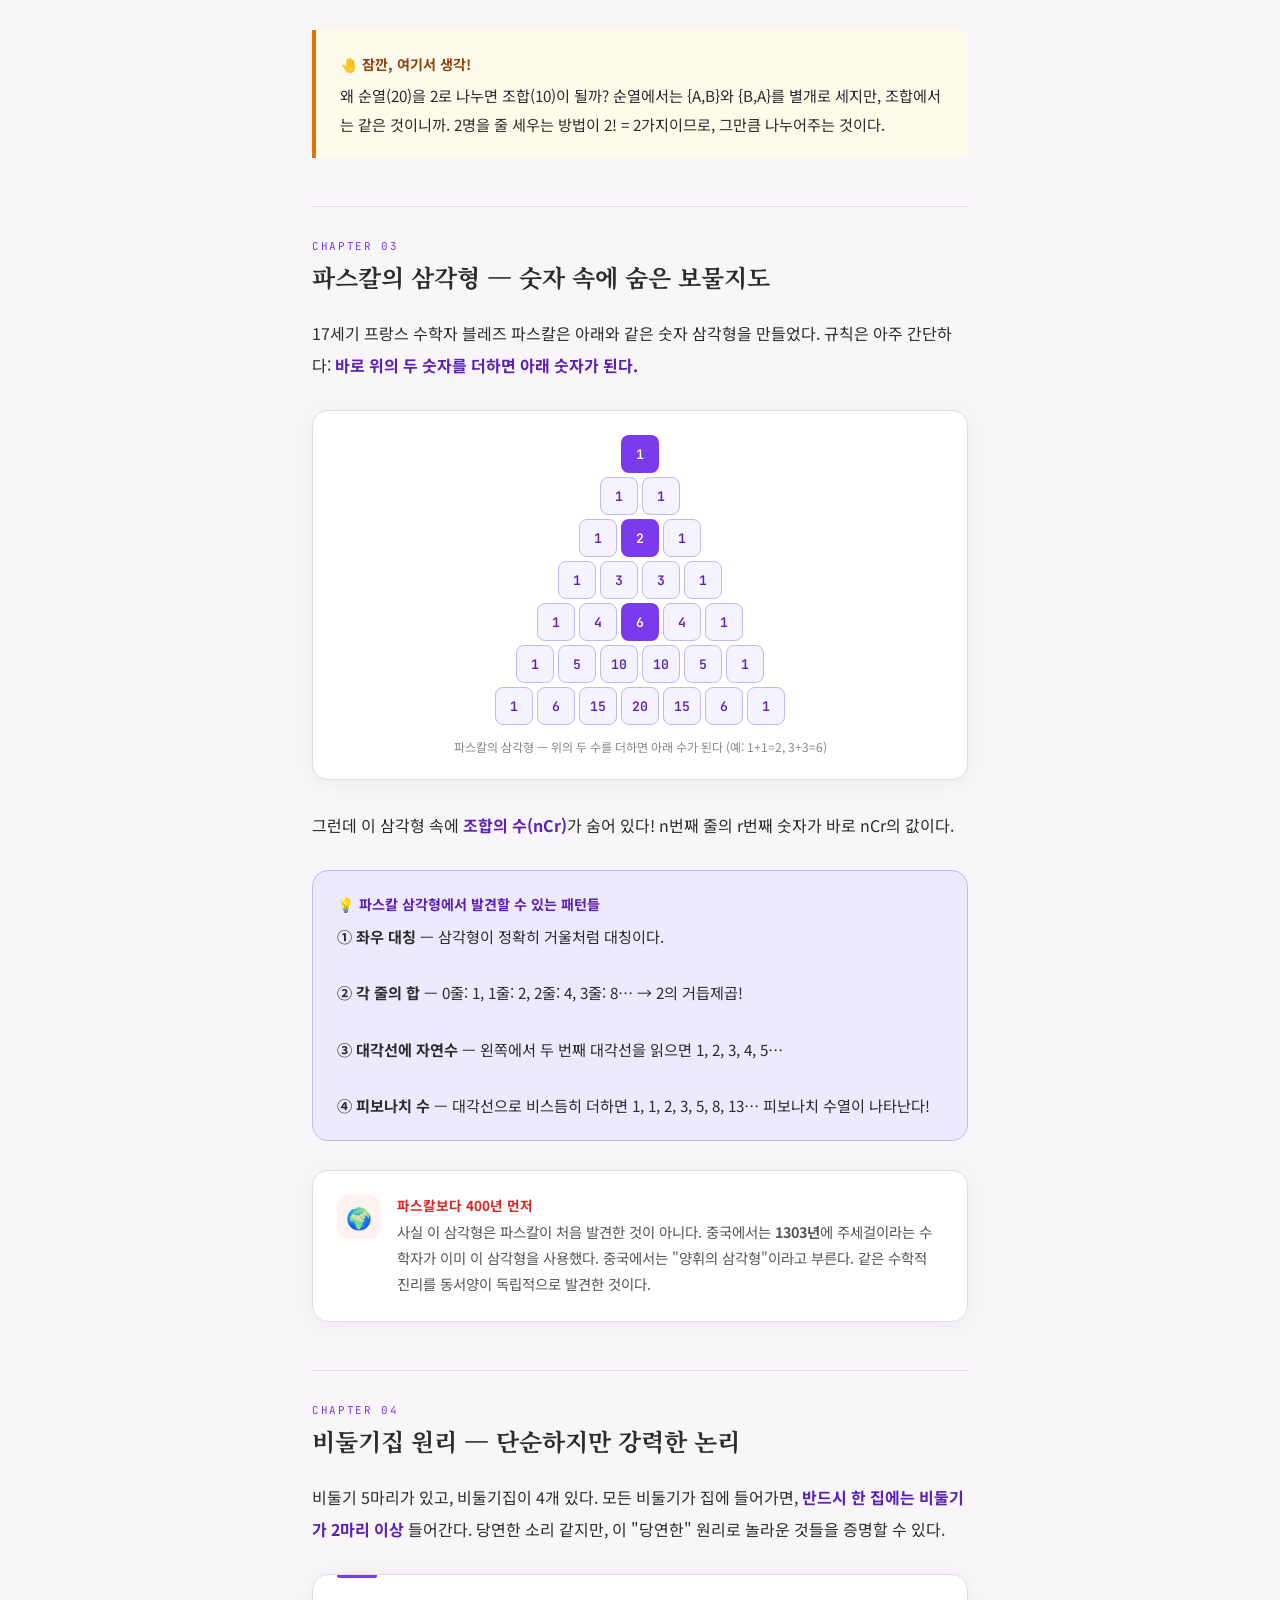
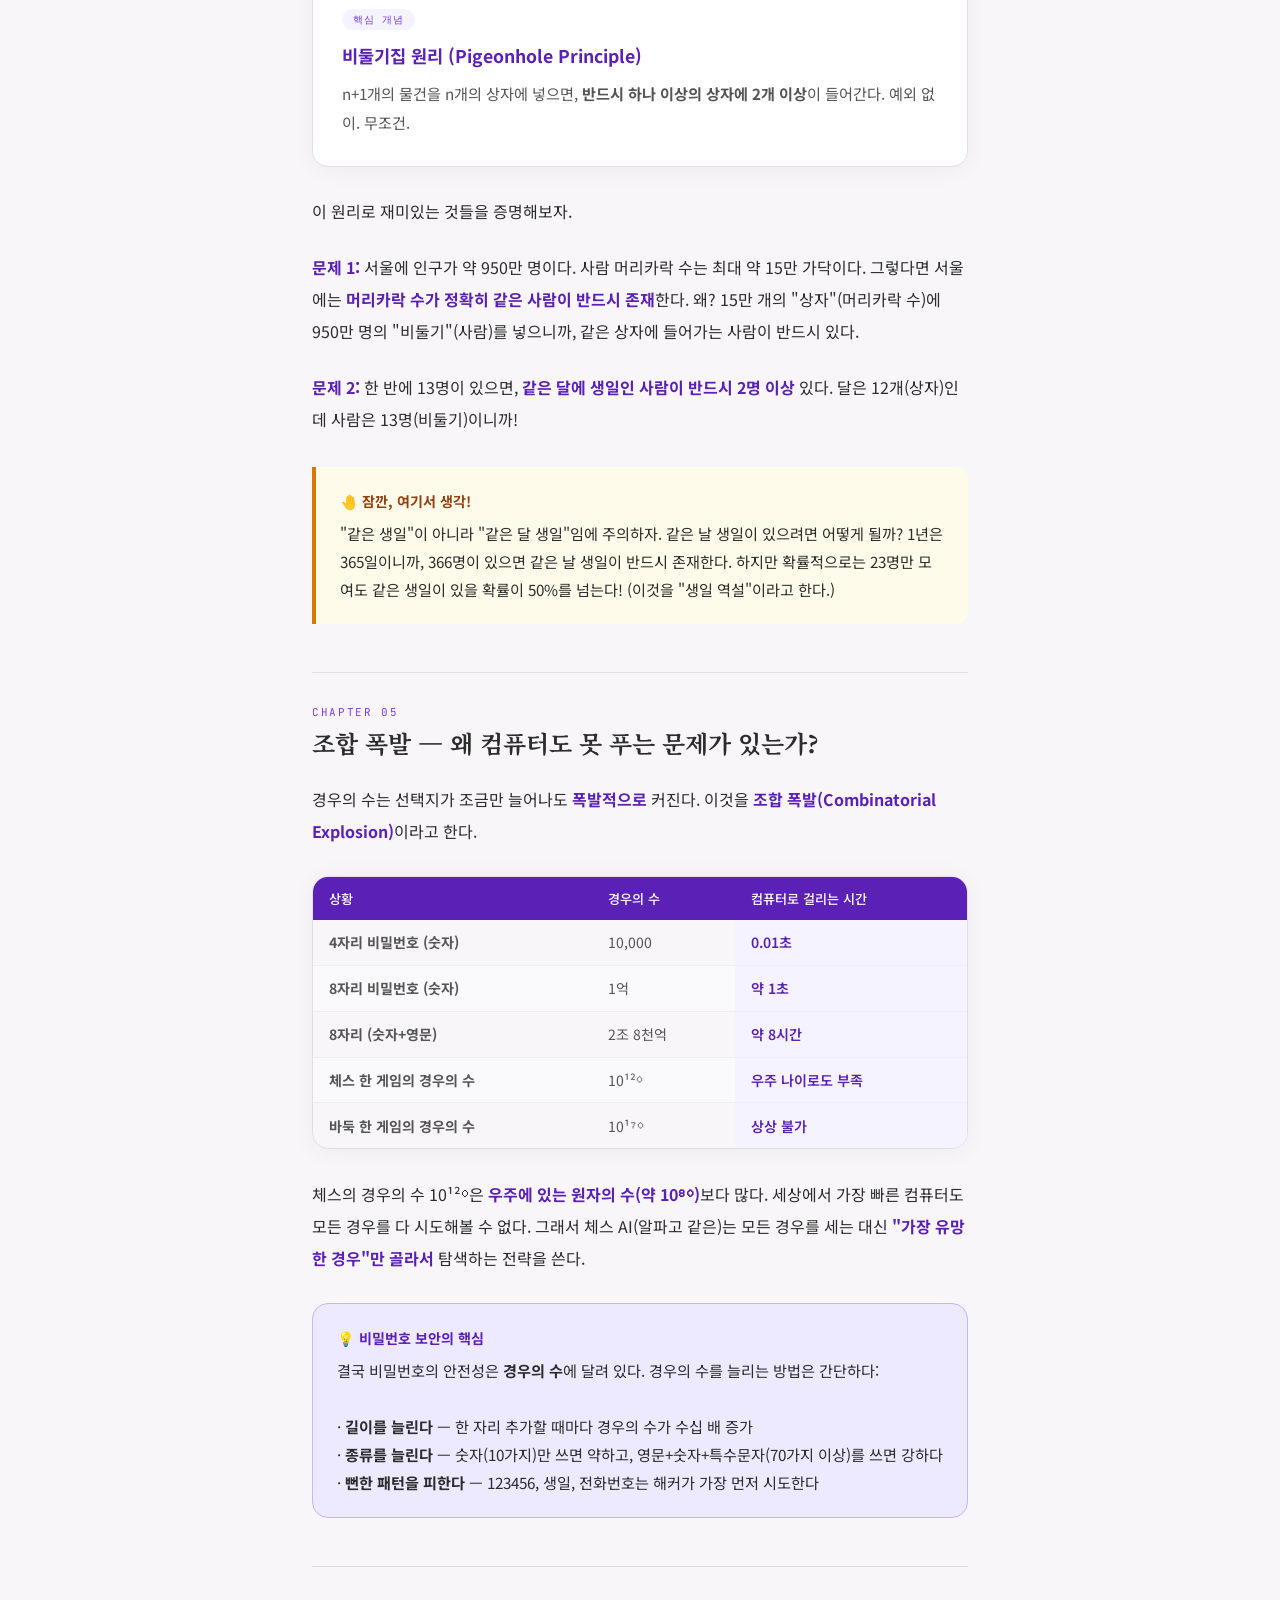
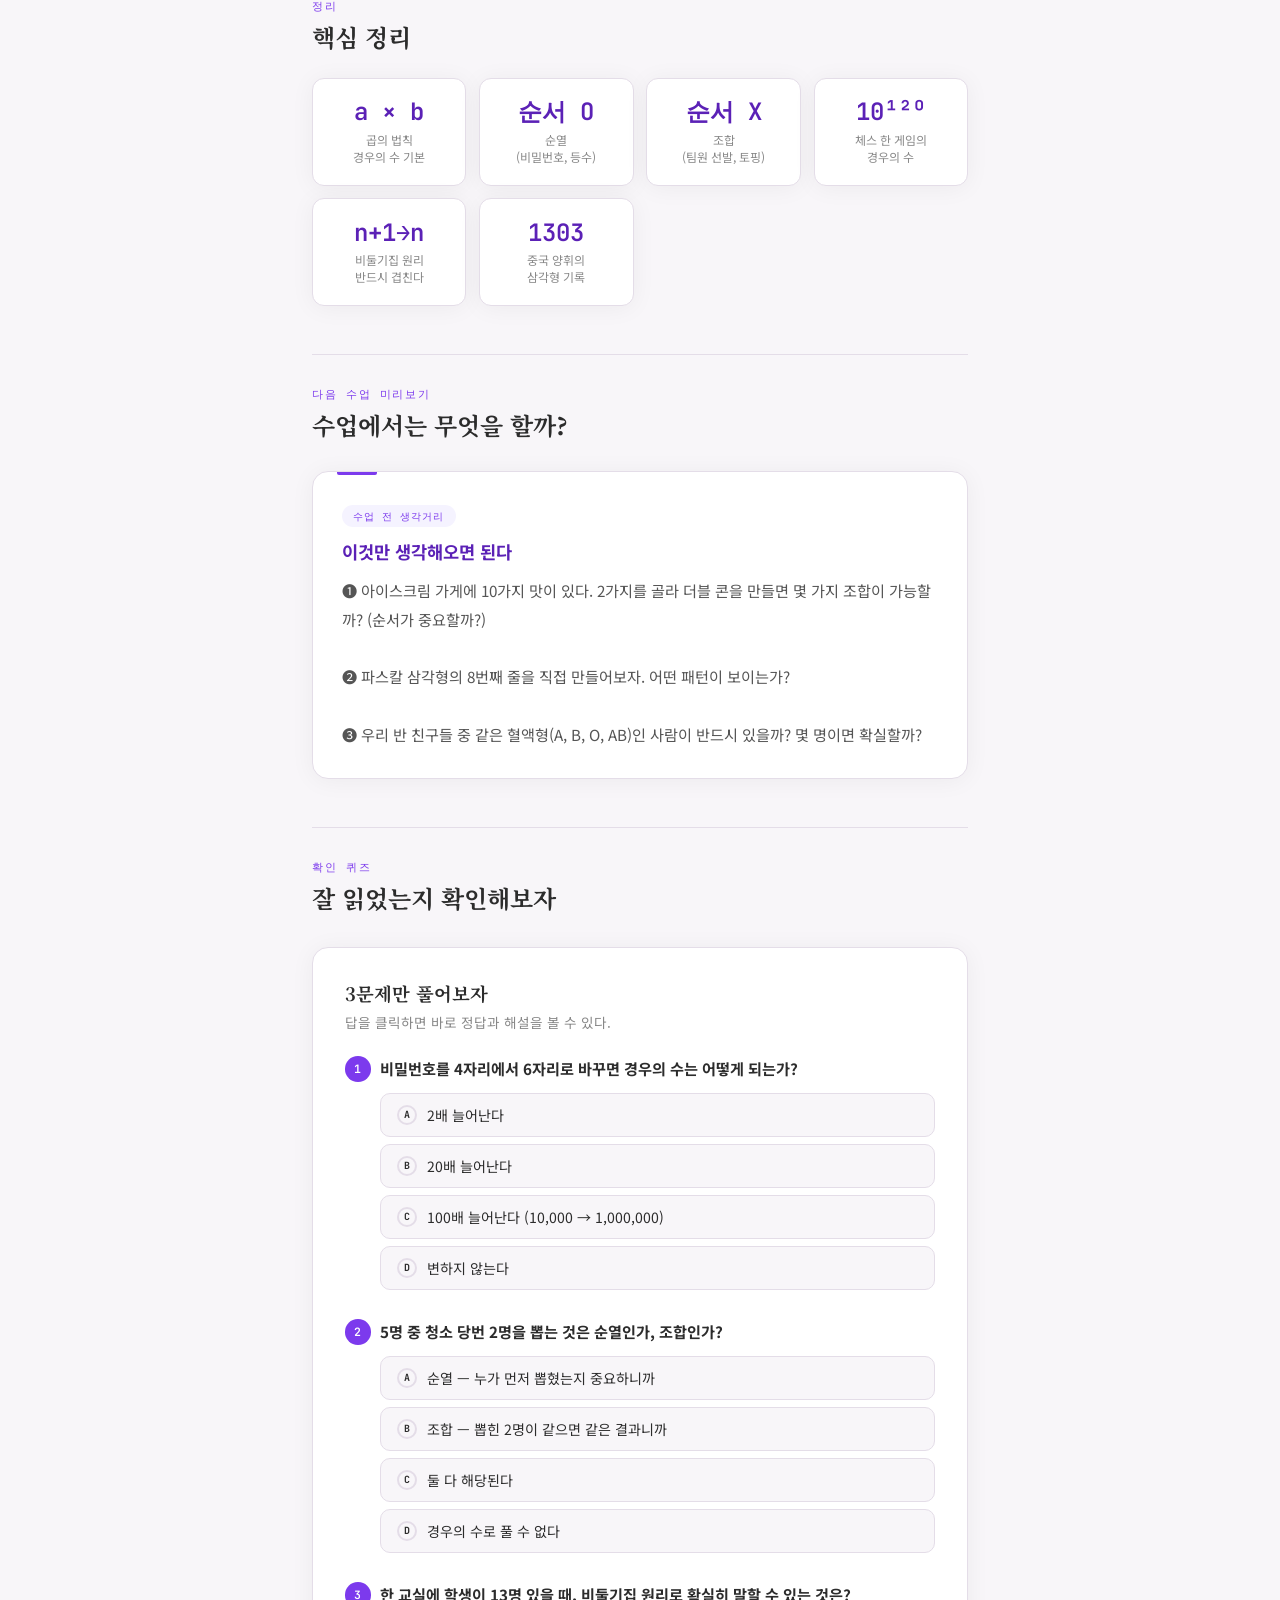
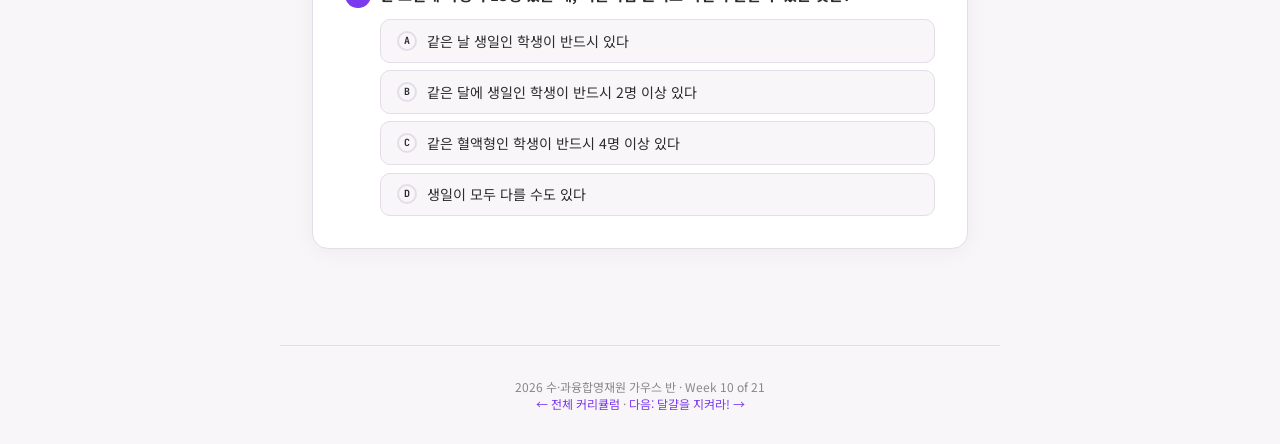
<file: lectures/week-10.html>
<!DOCTYPE html>
<html lang="ko">
<head>
<meta charset="UTF-8">
<meta name="viewport" content="width=device-width, initial-scale=1.0">
<title>Week 10 · 경우의 수 | 가우스 반</title>
<link rel="preconnect" href="https://fonts.googleapis.com">
<link href="https://fonts.googleapis.com/css2?family=Noto+Sans+KR:wght@300;400;500;700;900&family=Noto+Serif+KR:wght@400;700&family=JetBrains+Mono:wght@400;600&display=swap" rel="stylesheet">
<style>
:root{--ink:#2c2c2c;--ink-light:#555;--ink-faint:#888;--paper:#f8f6f9;--card:#fff;--purple:#7c3aed;--purple-deep:#5b21b6;--purple-soft:#f5f3ff;--purple-glow:#ede9fe;--blue:#2563eb;--blue-soft:#eff6ff;--coral:#dc2626;--coral-soft:#fef2f2;--green:#16a34a;--green-deep:#15803d;--green-soft:#f0fdf4;--gold:#d97706;--gold-soft:#fffbeb;--teal:#0d9488;--teal-soft:#f0fdfa;--border:#e4dde8;--shadow:0 2px 24px rgba(0,0,0,.05);--shadow-lg:0 8px 40px rgba(0,0,0,.08);--radius:16px}
*{margin:0;padding:0;box-sizing:border-box}
body{font-family:'Noto Sans KR',sans-serif;background:var(--paper);color:var(--ink);-webkit-font-smoothing:antialiased}

.hero{position:relative;min-height:55vh;display:flex;align-items:flex-end;padding:3rem 2rem 2.5rem;overflow:hidden;background:linear-gradient(160deg,#1e1b4b 0%,#3730a3 30%,#5b21b6 60%,#7c3aed 100%)}
.hero::before{content:'';position:absolute;inset:0;background:radial-gradient(ellipse 70% 50% at 20% 80%,rgba(124,58,237,.25) 0%,transparent 70%),radial-gradient(ellipse 50% 40% at 85% 15%,rgba(37,99,235,.2) 0%,transparent 60%)}
.hero::after{content:'';position:absolute;bottom:0;left:0;right:0;height:80px;background:linear-gradient(to top,var(--paper) 0%,transparent 100%)}
.hero-content{max-width:720px;margin:0 auto;position:relative;z-index:1;color:#fff;width:100%}
.hero-meta{font-family:'JetBrains Mono',monospace;font-size:.72rem;letter-spacing:.12em;text-transform:uppercase;opacity:.6;margin-bottom:1rem}
.hero h1{font-family:'Noto Serif KR',serif;font-size:clamp(2rem,6vw,3rem);font-weight:700;line-height:1.3;margin-bottom:.8rem}
.hero-desc{font-size:1rem;opacity:.8;font-weight:300;line-height:1.7;max-width:530px}
.hero-chips{display:flex;flex-wrap:wrap;gap:.5rem;margin-top:1.2rem}
.hero-chip{background:rgba(255,255,255,.15);backdrop-filter:blur(4px);border:1px solid rgba(255,255,255,.2);border-radius:100px;padding:.3rem .9rem;font-size:.75rem}

.content{max-width:720px;margin:0 auto;padding:2rem 2rem 4rem}
.reading-info{display:flex;align-items:center;gap:.8rem;padding:1rem 0 2rem;border-bottom:1px solid var(--border);margin-bottom:2.5rem;font-size:.82rem;color:var(--ink-faint)}
.reading-dot{width:6px;height:6px;background:var(--purple);border-radius:50%}

.story{font-family:'Noto Serif KR',serif;font-size:1.08rem;line-height:2;color:var(--ink);margin-bottom:2rem}
.story.first-para::first-letter{font-size:3.2em;float:left;line-height:.85;margin:.05em .12em 0 0;color:var(--purple-deep);font-weight:700}
.body-text{font-size:1rem;line-height:2;color:var(--ink);margin-bottom:1.5rem}
.body-text strong{color:var(--purple-deep);font-weight:700}

.section-header{margin:3rem 0 1.5rem;padding-top:2rem;border-top:1px solid var(--border)}
.section-number{font-family:'JetBrains Mono',monospace;font-size:.68rem;letter-spacing:.15em;text-transform:uppercase;color:var(--purple);margin-bottom:.4rem}
.section-title{font-family:'Noto Serif KR',serif;font-size:1.5rem;font-weight:700;color:var(--ink);line-height:1.4}

.concept{background:var(--card);border:1px solid var(--border);border-radius:var(--radius);padding:1.8rem;margin:1.8rem 0;box-shadow:var(--shadow);position:relative}
.concept::before{content:'';position:absolute;top:0;left:24px;width:40px;height:3px;background:var(--purple);border-radius:0 0 2px 2px}
.concept-badge{display:inline-block;font-family:'JetBrains Mono',monospace;font-size:.65rem;letter-spacing:.1em;text-transform:uppercase;color:var(--purple);background:var(--purple-soft);padding:.2rem .7rem;border-radius:100px;margin-bottom:.8rem}
.concept h3{font-size:1.1rem;font-weight:700;margin-bottom:.7rem;color:var(--purple-deep)}
.concept p{font-size:.95rem;line-height:1.9;color:var(--ink-light)}

.pause{background:var(--gold-soft);border-left:4px solid var(--gold);border-radius:0 12px 12px 0;padding:1.3rem 1.5rem;margin:2rem 0;font-size:.95rem;line-height:1.85}
.pause-label{font-weight:700;color:#92400e;margin-bottom:.3rem;font-size:.88rem}
.analogy{background:var(--teal-soft);border-left:4px solid var(--teal);border-radius:0 12px 12px 0;padding:1.3rem 1.5rem;margin:1.8rem 0;font-size:.95rem;line-height:1.85}
.analogy-label{font-weight:700;color:var(--teal);margin-bottom:.3rem;font-size:.88rem}
.keypoint{background:var(--purple-glow);border:1px solid #c4b5fd;border-radius:var(--radius);padding:1.3rem 1.5rem;margin:1.8rem 0;font-size:.95rem;line-height:1.85}
.keypoint-label{font-weight:700;color:var(--purple-deep);margin-bottom:.3rem;font-size:.88rem}
.mathbox{background:var(--blue-soft);border-left:4px solid var(--blue);border-radius:0 12px 12px 0;padding:1.3rem 1.5rem;margin:1.8rem 0;font-size:.95rem;line-height:1.85}
.mathbox-label{font-weight:700;color:var(--blue);margin-bottom:.3rem;font-size:.88rem}

.funfact{display:flex;gap:1rem;align-items:flex-start;background:var(--card);border:1px solid var(--border);border-radius:var(--radius);padding:1.5rem;margin:1.8rem 0;box-shadow:var(--shadow)}
.funfact-icon{width:44px;height:44px;background:var(--coral-soft);border-radius:12px;display:flex;align-items:center;justify-content:center;font-size:1.3rem;flex-shrink:0}
.funfact-body{flex:1}
.funfact-title{font-size:.85rem;font-weight:700;color:var(--coral);margin-bottom:.3rem}
.funfact-text{font-size:.9rem;line-height:1.8;color:var(--ink-light)}

.compare-wrap{margin:1.8rem 0;border-radius:var(--radius);overflow:hidden;border:1px solid var(--border);box-shadow:var(--shadow)}
.compare-table{width:100%;border-collapse:collapse;font-size:.88rem}
.compare-table th{background:var(--purple-deep);color:#fff;padding:.75rem 1rem;text-align:left;font-weight:500;font-size:.82rem}
.compare-table td{padding:.7rem 1rem;border-bottom:1px solid #f0edf4;color:var(--ink-light);line-height:1.6}
.compare-table tr:last-child td{border-bottom:none}
.compare-table tr:nth-child(even) td{background:#faf9fc}
.compare-table .hl{background:var(--purple-soft)!important;color:var(--purple-deep);font-weight:600}

/* SVG diagrams */
.diagram-card{background:var(--card);border:1px solid var(--border);border-radius:var(--radius);overflow:hidden;margin:1.8rem 0;box-shadow:var(--shadow)}
.diagram-svg{padding:1.2rem;display:flex;justify-content:center;background:#faf8fd}
.diagram-svg svg{max-width:100%;height:auto}
.diagram-caption{padding:.7rem 1.2rem;font-size:.82rem;color:var(--ink-faint);border-top:1px solid var(--border);line-height:1.6}

/* Pascal Triangle */
.pascal-wrap{background:var(--card);border:1px solid var(--border);border-radius:var(--radius);padding:1.5rem;margin:1.8rem 0;box-shadow:var(--shadow);text-align:center}
.pascal-row{display:flex;justify-content:center;gap:4px;margin-bottom:4px}
.pascal-cell{width:38px;height:38px;border-radius:8px;display:flex;align-items:center;justify-content:center;font-family:'JetBrains Mono',monospace;font-size:.82rem;font-weight:600;transition:all .3s}
.pascal-cell.base{background:var(--purple-soft);color:var(--purple-deep);border:1px solid #c4b5fd}
.pascal-cell.highlight{background:var(--purple);color:#fff}
.pascal-label{font-size:.75rem;color:var(--ink-faint);margin-top:.8rem}

.num-grid{display:grid;grid-template-columns:repeat(auto-fit,minmax(130px,1fr));gap:.8rem;margin:1.5rem 0}
.num-card{background:var(--card);border:1px solid var(--border);border-radius:12px;padding:1.2rem;text-align:center;box-shadow:var(--shadow)}
.num-big{font-family:'JetBrains Mono',monospace;font-size:1.5rem;font-weight:600;color:var(--purple-deep);line-height:1.2}
.num-label{font-size:.75rem;color:var(--ink-faint);margin-top:.3rem;line-height:1.4}

.quiz-section{background:var(--card);border:1px solid var(--border);border-radius:var(--radius);padding:2rem;margin:2rem 0;box-shadow:var(--shadow)}
.quiz-section-title{font-family:'Noto Serif KR',serif;font-size:1.15rem;font-weight:700;margin-bottom:.4rem}
.quiz-section-sub{font-size:.85rem;color:var(--ink-faint);margin-bottom:1.5rem}
.quiz-block{margin-bottom:1.8rem}.quiz-block:last-child{margin-bottom:0}
.quiz-q{font-weight:700;font-size:.95rem;margin-bottom:.8rem;padding-left:2.2rem;position:relative;line-height:1.6}
.quiz-q::before{content:attr(data-num);position:absolute;left:0;top:0;width:1.6rem;height:1.6rem;background:var(--purple);color:#fff;border-radius:50%;display:flex;align-items:center;justify-content:center;font-family:'JetBrains Mono',monospace;font-size:.72rem;font-weight:600}
.quiz-opts{display:flex;flex-direction:column;gap:.45rem;padding-left:2.2rem}
.quiz-opt{background:var(--paper);border:1.5px solid var(--border);border-radius:10px;padding:.65rem 1rem;cursor:pointer;font-size:.88rem;transition:all .25s;display:flex;align-items:center;gap:.6rem;line-height:1.5}
.quiz-opt:hover{border-color:var(--purple);background:var(--purple-soft)}
.quiz-opt .marker{width:20px;height:20px;border:2px solid var(--border);border-radius:50%;display:flex;align-items:center;justify-content:center;font-size:.62rem;font-weight:700;flex-shrink:0;transition:all .25s;font-family:'JetBrains Mono',monospace}
.quiz-opt.correct{border-color:var(--green);background:var(--green-soft)}.quiz-opt.correct .marker{background:var(--green);color:#fff;border-color:var(--green)}
.quiz-opt.wrong{border-color:var(--coral);background:var(--coral-soft)}.quiz-opt.wrong .marker{background:var(--coral);color:#fff;border-color:var(--coral)}
.quiz-explain{margin-top:.6rem;margin-left:2.2rem;padding:.8rem 1rem;border-radius:10px;font-size:.85rem;line-height:1.7;display:none}
.quiz-explain.show{display:block}.quiz-explain.ok{background:var(--green-soft);color:#166534}.quiz-explain.no{background:var(--coral-soft);color:#991b1b}

.page-footer{max-width:720px;margin:0 auto;padding:2rem;text-align:center;font-size:.75rem;color:var(--ink-faint);border-top:1px solid var(--border)}
.page-footer a{color:var(--purple);text-decoration:none}
.scroll-progress{position:fixed;top:0;left:0;width:0%;height:3px;background:linear-gradient(90deg,var(--purple-deep),var(--purple));z-index:100;transition:width .1s}
@media(max-width:600px){.hero{min-height:45vh;padding:2rem 1.2rem}.content{padding:1.5rem 1.2rem 3rem}.section-title{font-size:1.25rem}.pascal-cell{width:30px;height:30px;font-size:.7rem}.concept,.quiz-section{padding:1.4rem}}
</style>
</head>
<body>
<div class="scroll-progress" id="scrollProgress"></div>

<header class="hero">
  <div class="hero-content">
    <div class="hero-meta">Week 10 · 2026.06.27 · 가우스 반</div>
    <h1>경우의 수</h1>
    <p class="hero-desc">4자리 비밀번호를 뚫으려면 최대 10,000번을 시도해야 한다. 이 숫자는 어떻게 나온 걸까? "몇 가지가 가능한가?"를 세는 수학, 경우의 수.</p>
    <div class="hero-chips">
      <span class="hero-chip">사전학습 교재</span>
      <span class="hero-chip">약 20분</span>
      <span class="hero-chip">조합론 · 확률 · 논리</span>
    </div>
  </div>
</header>

<article class="content">
  <div class="reading-info"><span class="reading-dot"></span><span>읽는 시간 약 20분</span><span>·</span><span>스크롤하며 읽어주세요</span></div>

  <!-- ━━━ INTRO ━━━ -->
  <p class="story first-para">스마트폰 비밀번호 4자리. 0000부터 9999까지, 가능한 비밀번호는 총 <strong>10,000개</strong>다. 해커가 1초에 하나씩 시도하면 최대 약 2시간 47분이면 뚫린다. 하지만 비밀번호를 6자리로 바꾸면? 가능한 조합이 <strong>1,000,000개</strong>로 뛴다. 같은 속도로 약 11일이 걸린다.</p>

  <p class="body-text">고작 숫자 2개를 더했을 뿐인데, 경우의 수가 <strong>100배</strong>나 늘어났다. 왜 이런 일이 일어나는 걸까? 오늘 우리는 "몇 가지가 가능한가?"를 세는 수학 — <strong>경우의 수</strong>를 배운다. 이것을 알면 비밀번호의 보안부터 로또 당첨 확률까지, 세상의 숫자가 다르게 보인다.</p>

  <div class="funfact">
    <div class="funfact-icon">🔐</div>
    <div class="funfact-body">
      <div class="funfact-title">진짜 이야기</div>
      <div class="funfact-text">세계에서 가장 많이 사용되는 비밀번호 1위는 <strong>"123456"</strong>이다. 2위는 "password". 해커가 가장 먼저 시도하는 비밀번호이기도 하다. 경우의 수가 아무리 많아도, 뻔한 비밀번호를 쓰면 의미가 없다!</div>
    </div>
  </div>

  <!-- ━━━ CHAPTER 1 ━━━ -->
  <div class="section-header">
    <div class="section-number">Chapter 01</div>
    <h2 class="section-title">곱의 법칙 — 경우의 수의 기본 무기</h2>
  </div>

  <p class="body-text">아침에 옷을 입는다고 생각하자. 상의가 빨강, 파랑, 노랑 <strong>3벌</strong>이고, 하의가 검정, 흰색 <strong>2벌</strong>이다. 가능한 조합은 몇 가지일까?</p>

  <div class="diagram-card">
    <div class="diagram-svg">
      <svg viewBox="0 0 480 200" xmlns="http://www.w3.org/2000/svg" style="max-width:480px">
        <!-- 상의 -->
        <text x="40" y="20" font-size="11" fill="#888" font-weight="500" font-family="'Noto Sans KR'">상의</text>
        <rect x="10" y="30" width="60" height="28" rx="6" fill="#fee2e2" stroke="#fca5a5" stroke-width="1.5"/>
        <text x="40" y="49" text-anchor="middle" font-size="11" fill="#dc2626" font-weight="600" font-family="'Noto Sans KR'">빨강</text>
        <rect x="10" y="68" width="60" height="28" rx="6" fill="#dbeafe" stroke="#93c5fd" stroke-width="1.5"/>
        <text x="40" y="87" text-anchor="middle" font-size="11" fill="#2563eb" font-weight="600" font-family="'Noto Sans KR'">파랑</text>
        <rect x="10" y="106" width="60" height="28" rx="6" fill="#fef9c3" stroke="#fde047" stroke-width="1.5"/>
        <text x="40" y="125" text-anchor="middle" font-size="11" fill="#a16207" font-weight="600" font-family="'Noto Sans KR'">노랑</text>
        <!-- 하의 -->
        <text x="180" y="20" font-size="11" fill="#888" font-weight="500" font-family="'Noto Sans KR'">하의</text>
        <!-- 빨강 분기 -->
        <line x1="70" y1="44" x2="140" y2="36" stroke="#ddd" stroke-width="1.5"/>
        <line x1="70" y1="44" x2="140" y2="58" stroke="#ddd" stroke-width="1.5"/>
        <rect x="140" y="24" width="56" height="24" rx="5" fill="#f3f4f6" stroke="#d1d5db" stroke-width="1"/>
        <text x="168" y="40" text-anchor="middle" font-size="10" fill="#374151" font-family="'Noto Sans KR'">검정</text>
        <rect x="140" y="52" width="56" height="24" rx="5" fill="#fff" stroke="#d1d5db" stroke-width="1"/>
        <text x="168" y="68" text-anchor="middle" font-size="10" fill="#374151" font-family="'Noto Sans KR'">흰색</text>
        <!-- 파랑 분기 -->
        <line x1="70" y1="82" x2="140" y2="90" stroke="#ddd" stroke-width="1.5"/>
        <line x1="70" y1="82" x2="140" y2="112" stroke="#ddd" stroke-width="1.5"/>
        <rect x="140" y="78" width="56" height="24" rx="5" fill="#f3f4f6" stroke="#d1d5db" stroke-width="1"/>
        <text x="168" y="94" text-anchor="middle" font-size="10" fill="#374151" font-family="'Noto Sans KR'">검정</text>
        <rect x="140" y="106" width="56" height="24" rx="5" fill="#fff" stroke="#d1d5db" stroke-width="1"/>
        <text x="168" y="122" text-anchor="middle" font-size="10" fill="#374151" font-family="'Noto Sans KR'">흰색</text>
        <!-- 노랑 분기 -->
        <line x1="70" y1="120" x2="140" y2="144" stroke="#ddd" stroke-width="1.5"/>
        <line x1="70" y1="120" x2="140" y2="166" stroke="#ddd" stroke-width="1.5"/>
        <rect x="140" y="132" width="56" height="24" rx="5" fill="#f3f4f6" stroke="#d1d5db" stroke-width="1"/>
        <text x="168" y="148" text-anchor="middle" font-size="10" fill="#374151" font-family="'Noto Sans KR'">검정</text>
        <rect x="140" y="160" width="56" height="24" rx="5" fill="#fff" stroke="#d1d5db" stroke-width="1"/>
        <text x="168" y="176" text-anchor="middle" font-size="10" fill="#374151" font-family="'Noto Sans KR'">흰색</text>
        <!-- 결과 -->
        <text x="230" y="40" font-size="10" fill="#7c3aed" font-weight="600" font-family="'JetBrains Mono'">→ 빨강+검정</text>
        <text x="230" y="68" font-size="10" fill="#7c3aed" font-weight="600" font-family="'JetBrains Mono'">→ 빨강+흰색</text>
        <text x="230" y="94" font-size="10" fill="#7c3aed" font-weight="600" font-family="'JetBrains Mono'">→ 파랑+검정</text>
        <text x="230" y="122" font-size="10" fill="#7c3aed" font-weight="600" font-family="'JetBrains Mono'">→ 파랑+흰색</text>
        <text x="230" y="148" font-size="10" fill="#7c3aed" font-weight="600" font-family="'JetBrains Mono'">→ 노랑+검정</text>
        <text x="230" y="176" font-size="10" fill="#7c3aed" font-weight="600" font-family="'JetBrains Mono'">→ 노랑+흰색</text>
        <!-- 합계 -->
        <rect x="370" y="85" width="100" height="36" rx="10" fill="#7c3aed"/>
        <text x="420" y="108" text-anchor="middle" font-size="13" fill="#fff" font-weight="700" font-family="'JetBrains Mono'">총 6가지</text>
        <text x="420" y="135" text-anchor="middle" font-size="11" fill="#7c3aed" font-weight="600" font-family="'JetBrains Mono'">3 × 2 = 6</text>
      </svg>
    </div>
    <div class="diagram-caption">수형도(Tree Diagram) — 모든 경우를 나뭇가지처럼 펼쳐서 세는 방법</div>
  </div>

  <p class="body-text">상의 3가지 각각에 대해 하의 2가지를 입을 수 있으니, <strong>3 × 2 = 6가지</strong>다. 이것이 <strong>곱의 법칙</strong>이다.</p>

  <div class="concept">
    <span class="concept-badge">핵심 개념</span>
    <h3>곱의 법칙 (Multiplication Principle)</h3>
    <p>첫 번째 선택이 a가지, 두 번째 선택이 b가지이면, 전체 경우의 수는 <strong>a × b</strong>이다. 선택이 더 많으면 계속 곱하면 된다: a × b × c × …</p>
  </div>

  <p class="body-text">이제 비밀번호로 돌아오자. 4자리 비밀번호에서 각 자리는 0~9의 10가지 숫자 중 하나다. 곱의 법칙을 적용하면:</p>

  <div class="mathbox">
    <div class="mathbox-label">📐 비밀번호 경우의 수 계산</div>
    4자리: <strong>10 × 10 × 10 × 10 = 10,000가지</strong><br>
    6자리: <strong>10 × 10 × 10 × 10 × 10 × 10 = 1,000,000가지</strong><br>
    8자리: <strong>10⁸ = 100,000,000가지</strong> (1억!)<br><br>
    자릿수가 하나 늘 때마다 경우의 수가 <strong>10배</strong>씩 폭발한다. 이것이 비밀번호를 길게 만들라고 하는 이유다.
  </div>

  <!-- ━━━ CHAPTER 2 ━━━ -->
  <div class="section-header">
    <div class="section-number">Chapter 02</div>
    <h2 class="section-title">순서가 중요한가? — 순열 vs 조합</h2>
  </div>

  <p class="body-text">경우의 수를 셀 때 가장 중요한 질문이 있다. <strong>"순서가 중요한가?"</strong></p>

  <p class="body-text">예를 들어 비밀번호 "1234"와 "4321"은 <strong>다른</strong> 비밀번호다. 순서가 중요하다. 하지만 피자 토핑으로 "페퍼로니, 올리브, 버섯"을 고른 것과 "버섯, 올리브, 페퍼로니"를 고른 것은 <strong>같은</strong> 피자다. 순서가 상관없다.</p>

  <div class="compare-wrap">
    <table class="compare-table">
      <thead><tr><th style="width:25%">구분</th><th>순열 (Permutation)</th><th>조합 (Combination)</th></tr></thead>
      <tbody>
        <tr><td><strong>순서</strong></td><td class="hl">순서가 다르면 다른 것</td><td class="hl">순서 상관없음</td></tr>
        <tr><td><strong>예시</strong></td><td>비밀번호, 달리기 등수, 자물쇠</td><td>피자 토핑, 팀원 선발, 과일 고르기</td></tr>
        <tr><td><strong>경우의 수</strong></td><td class="hl">더 많다</td><td class="hl">더 적다</td></tr>
        <tr><td><strong>기호</strong></td><td>nPr</td><td>nCr</td></tr>
      </tbody>
    </table>
  </div>

  <div class="analogy">
    <div class="analogy-label">🎯 쉽게 구분하는 방법</div>
    "A, B, C를 뽑았다"와 "C, B, A를 뽑았다"가 <strong>다른 결과인가?</strong><br>
    · 다르다 → <strong>순열</strong> (비밀번호처럼 순서가 의미 있을 때)<br>
    · 같다 → <strong>조합</strong> (팀원을 뽑는 것처럼 누가 먼저인지 상관없을 때)
  </div>

  <p class="body-text">구체적으로 보자. A, B, C, D, E 다섯 명 중 반장·부반장을 뽑는 것은 <strong>순열</strong>이다. (A가 반장, B가 부반장) ≠ (B가 반장, A가 부반장)이니까. 경우의 수는 5 × 4 = <strong>20가지</strong>다.</p>

  <p class="body-text">같은 다섯 명 중 청소 당번 2명을 뽑는 것은 <strong>조합</strong>이다. {A, B}를 뽑든 {B, A}를 뽑든 같은 결과니까. 경우의 수는 20 ÷ 2 = <strong>10가지</strong>다. 순열보다 적다.</p>

  <div class="pause">
    <div class="pause-label">🤚 잠깐, 여기서 생각!</div>
    왜 순열(20)을 2로 나누면 조합(10)이 될까? 순열에서는 {A,B}와 {B,A}를 별개로 세지만, 조합에서는 같은 것이니까. 2명을 줄 세우는 방법이 2! = 2가지이므로, 그만큼 나누어주는 것이다.
  </div>

  <!-- ━━━ CHAPTER 3 ━━━ -->
  <div class="section-header">
    <div class="section-number">Chapter 03</div>
    <h2 class="section-title">파스칼의 삼각형 — 숫자 속에 숨은 보물지도</h2>
  </div>

  <p class="body-text">17세기 프랑스 수학자 블레즈 파스칼은 아래와 같은 숫자 삼각형을 만들었다. 규칙은 아주 간단하다: <strong>바로 위의 두 숫자를 더하면 아래 숫자가 된다.</strong></p>

  <div class="pascal-wrap">
    <div class="pascal-row"><div class="pascal-cell highlight">1</div></div>
    <div class="pascal-row"><div class="pascal-cell base">1</div><div class="pascal-cell base">1</div></div>
    <div class="pascal-row"><div class="pascal-cell base">1</div><div class="pascal-cell highlight">2</div><div class="pascal-cell base">1</div></div>
    <div class="pascal-row"><div class="pascal-cell base">1</div><div class="pascal-cell base">3</div><div class="pascal-cell base">3</div><div class="pascal-cell base">1</div></div>
    <div class="pascal-row"><div class="pascal-cell base">1</div><div class="pascal-cell base">4</div><div class="pascal-cell highlight">6</div><div class="pascal-cell base">4</div><div class="pascal-cell base">1</div></div>
    <div class="pascal-row"><div class="pascal-cell base">1</div><div class="pascal-cell base">5</div><div class="pascal-cell base">10</div><div class="pascal-cell base">10</div><div class="pascal-cell base">5</div><div class="pascal-cell base">1</div></div>
    <div class="pascal-row"><div class="pascal-cell base">1</div><div class="pascal-cell base">6</div><div class="pascal-cell base">15</div><div class="pascal-cell base">20</div><div class="pascal-cell base">15</div><div class="pascal-cell base">6</div><div class="pascal-cell base">1</div></div>
    <div class="pascal-label">파스칼의 삼각형 — 위의 두 수를 더하면 아래 수가 된다 (예: 1+1=2, 3+3=6)</div>
  </div>

  <p class="body-text">그런데 이 삼각형 속에 <strong>조합의 수(nCr)</strong>가 숨어 있다! n번째 줄의 r번째 숫자가 바로 nCr의 값이다.</p>

  <div class="keypoint">
    <div class="keypoint-label">💡 파스칼 삼각형에서 발견할 수 있는 패턴들</div>
    <strong>① 좌우 대칭</strong> — 삼각형이 정확히 거울처럼 대칭이다.<br><br>
    <strong>② 각 줄의 합</strong> — 0줄: 1, 1줄: 2, 2줄: 4, 3줄: 8… → 2의 거듭제곱!<br><br>
    <strong>③ 대각선에 자연수</strong> — 왼쪽에서 두 번째 대각선을 읽으면 1, 2, 3, 4, 5…<br><br>
    <strong>④ 피보나치 수</strong> — 대각선으로 비스듬히 더하면 1, 1, 2, 3, 5, 8, 13… 피보나치 수열이 나타난다!
  </div>

  <div class="funfact">
    <div class="funfact-icon">🌍</div>
    <div class="funfact-body">
      <div class="funfact-title">파스칼보다 400년 먼저</div>
      <div class="funfact-text">사실 이 삼각형은 파스칼이 처음 발견한 것이 아니다. 중국에서는 <strong>1303년</strong>에 주세걸이라는 수학자가 이미 이 삼각형을 사용했다. 중국에서는 "양휘의 삼각형"이라고 부른다. 같은 수학적 진리를 동서양이 독립적으로 발견한 것이다.</div>
    </div>
  </div>

  <!-- ━━━ CHAPTER 4 ━━━ -->
  <div class="section-header">
    <div class="section-number">Chapter 04</div>
    <h2 class="section-title">비둘기집 원리 — 단순하지만 강력한 논리</h2>
  </div>

  <p class="body-text">비둘기 5마리가 있고, 비둘기집이 4개 있다. 모든 비둘기가 집에 들어가면, <strong>반드시 한 집에는 비둘기가 2마리 이상</strong> 들어간다. 당연한 소리 같지만, 이 "당연한" 원리로 놀라운 것들을 증명할 수 있다.</p>

  <div class="concept">
    <span class="concept-badge">핵심 개념</span>
    <h3>비둘기집 원리 (Pigeonhole Principle)</h3>
    <p>n+1개의 물건을 n개의 상자에 넣으면, <strong>반드시 하나 이상의 상자에 2개 이상</strong>이 들어간다. 예외 없이. 무조건.</p>
  </div>

  <p class="body-text">이 원리로 재미있는 것들을 증명해보자.</p>

  <p class="body-text"><strong>문제 1:</strong> 서울에 인구가 약 950만 명이다. 사람 머리카락 수는 최대 약 15만 가닥이다. 그렇다면 서울에는 <strong>머리카락 수가 정확히 같은 사람이 반드시 존재</strong>한다. 왜? 15만 개의 "상자"(머리카락 수)에 950만 명의 "비둘기"(사람)를 넣으니까, 같은 상자에 들어가는 사람이 반드시 있다.</p>

  <p class="body-text"><strong>문제 2:</strong> 한 반에 13명이 있으면, <strong>같은 달에 생일인 사람이 반드시 2명 이상</strong> 있다. 달은 12개(상자)인데 사람은 13명(비둘기)이니까!</p>

  <div class="pause">
    <div class="pause-label">🤚 잠깐, 여기서 생각!</div>
    "같은 생일"이 아니라 "같은 달 생일"임에 주의하자. 같은 날 생일이 있으려면 어떻게 될까? 1년은 365일이니까, 366명이 있으면 같은 날 생일이 반드시 존재한다. 하지만 확률적으로는 23명만 모여도 같은 생일이 있을 확률이 50%를 넘는다! (이것을 "생일 역설"이라고 한다.)
  </div>

  <!-- ━━━ CHAPTER 5 ━━━ -->
  <div class="section-header">
    <div class="section-number">Chapter 05</div>
    <h2 class="section-title">조합 폭발 — 왜 컴퓨터도 못 푸는 문제가 있는가?</h2>
  </div>

  <p class="body-text">경우의 수는 선택지가 조금만 늘어나도 <strong>폭발적으로</strong> 커진다. 이것을 <strong>조합 폭발(Combinatorial Explosion)</strong>이라고 한다.</p>

  <div class="compare-wrap">
    <table class="compare-table">
      <thead><tr><th>상황</th><th>경우의 수</th><th>컴퓨터로 걸리는 시간</th></tr></thead>
      <tbody>
        <tr><td><strong>4자리 비밀번호 (숫자)</strong></td><td>10,000</td><td class="hl">0.01초</td></tr>
        <tr><td><strong>8자리 비밀번호 (숫자)</strong></td><td>1억</td><td class="hl">약 1초</td></tr>
        <tr><td><strong>8자리 (숫자+영문)</strong></td><td>2조 8천억</td><td class="hl">약 8시간</td></tr>
        <tr><td><strong>체스 한 게임의 경우의 수</strong></td><td>10¹²⁰</td><td class="hl">우주 나이로도 부족</td></tr>
        <tr><td><strong>바둑 한 게임의 경우의 수</strong></td><td>10¹⁷⁰</td><td class="hl">상상 불가</td></tr>
      </tbody>
    </table>
  </div>

  <p class="body-text">체스의 경우의 수 10¹²⁰은 <strong>우주에 있는 원자의 수(약 10⁸⁰)</strong>보다 많다. 세상에서 가장 빠른 컴퓨터도 모든 경우를 다 시도해볼 수 없다. 그래서 체스 AI(알파고 같은)는 모든 경우를 세는 대신 <strong>"가장 유망한 경우"만 골라서</strong> 탐색하는 전략을 쓴다.</p>

  <div class="keypoint">
    <div class="keypoint-label">💡 비밀번호 보안의 핵심</div>
    결국 비밀번호의 안전성은 <strong>경우의 수</strong>에 달려 있다. 경우의 수를 늘리는 방법은 간단하다:<br><br>
    · <strong>길이를 늘린다</strong> — 한 자리 추가할 때마다 경우의 수가 수십 배 증가<br>
    · <strong>종류를 늘린다</strong> — 숫자(10가지)만 쓰면 약하고, 영문+숫자+특수문자(70가지 이상)를 쓰면 강하다<br>
    · <strong>뻔한 패턴을 피한다</strong> — 123456, 생일, 전화번호는 해커가 가장 먼저 시도한다
  </div>

  <!-- ━━━ SUMMARY ━━━ -->
  <div class="section-header">
    <div class="section-number">정리</div>
    <h2 class="section-title">핵심 정리</h2>
  </div>

  <div class="num-grid">
    <div class="num-card"><div class="num-big">a × b</div><div class="num-label">곱의 법칙<br>경우의 수 기본</div></div>
    <div class="num-card"><div class="num-big">순서 O</div><div class="num-label">순열<br>(비밀번호, 등수)</div></div>
    <div class="num-card"><div class="num-big">순서 X</div><div class="num-label">조합<br>(팀원 선발, 토핑)</div></div>
    <div class="num-card"><div class="num-big">10¹²⁰</div><div class="num-label">체스 한 게임의<br>경우의 수</div></div>
    <div class="num-card"><div class="num-big">n+1→n</div><div class="num-label">비둘기집 원리<br>반드시 겹친다</div></div>
    <div class="num-card"><div class="num-big">1303</div><div class="num-label">중국 양휘의<br>삼각형 기록</div></div>
  </div>

  <!-- ━━━ PREVIEW ━━━ -->
  <div class="section-header">
    <div class="section-number">다음 수업 미리보기</div>
    <h2 class="section-title">수업에서는 무엇을 할까?</h2>
  </div>

  <div class="concept">
    <span class="concept-badge">수업 전 생각거리</span>
    <h3>이것만 생각해오면 된다</h3>
    <p>
      ❶ 아이스크림 가게에 10가지 맛이 있다. 2가지를 골라 더블 콘을 만들면 몇 가지 조합이 가능할까? (순서가 중요할까?)<br><br>
      ❷ 파스칼 삼각형의 8번째 줄을 직접 만들어보자. 어떤 패턴이 보이는가?<br><br>
      ❸ 우리 반 친구들 중 같은 혈액형(A, B, O, AB)인 사람이 반드시 있을까? 몇 명이면 확실할까?
    </p>
  </div>

  <!-- ━━━ QUIZ ━━━ -->
  <div class="section-header">
    <div class="section-number">확인 퀴즈</div>
    <h2 class="section-title">잘 읽었는지 확인해보자</h2>
  </div>

  <div class="quiz-section">
    <div class="quiz-section-title">3문제만 풀어보자</div>
    <div class="quiz-section-sub">답을 클릭하면 바로 정답과 해설을 볼 수 있다.</div>

    <div class="quiz-block" id="q1">
      <div class="quiz-q" data-num="1">비밀번호를 4자리에서 6자리로 바꾸면 경우의 수는 어떻게 되는가?</div>
      <div class="quiz-opts">
        <div class="quiz-opt" onclick="answer('q1',this,false)"><span class="marker">A</span><span>2배 늘어난다</span></div>
        <div class="quiz-opt" onclick="answer('q1',this,false)"><span class="marker">B</span><span>20배 늘어난다</span></div>
        <div class="quiz-opt" onclick="answer('q1',this,true)"><span class="marker">C</span><span>100배 늘어난다 (10,000 → 1,000,000)</span></div>
        <div class="quiz-opt" onclick="answer('q1',this,false)"><span class="marker">D</span><span>변하지 않는다</span></div>
      </div>
      <div class="quiz-explain" id="q1-fb"></div>
    </div>

    <div class="quiz-block" id="q2">
      <div class="quiz-q" data-num="2">5명 중 청소 당번 2명을 뽑는 것은 순열인가, 조합인가?</div>
      <div class="quiz-opts">
        <div class="quiz-opt" onclick="answer('q2',this,false)"><span class="marker">A</span><span>순열 — 누가 먼저 뽑혔는지 중요하니까</span></div>
        <div class="quiz-opt" onclick="answer('q2',this,true)"><span class="marker">B</span><span>조합 — 뽑힌 2명이 같으면 같은 결과니까</span></div>
        <div class="quiz-opt" onclick="answer('q2',this,false)"><span class="marker">C</span><span>둘 다 해당된다</span></div>
        <div class="quiz-opt" onclick="answer('q2',this,false)"><span class="marker">D</span><span>경우의 수로 풀 수 없다</span></div>
      </div>
      <div class="quiz-explain" id="q2-fb"></div>
    </div>

    <div class="quiz-block" id="q3">
      <div class="quiz-q" data-num="3">한 교실에 학생이 13명 있을 때, 비둘기집 원리로 확실히 말할 수 있는 것은?</div>
      <div class="quiz-opts">
        <div class="quiz-opt" onclick="answer('q3',this,false)"><span class="marker">A</span><span>같은 날 생일인 학생이 반드시 있다</span></div>
        <div class="quiz-opt" onclick="answer('q3',this,true)"><span class="marker">B</span><span>같은 달에 생일인 학생이 반드시 2명 이상 있다</span></div>
        <div class="quiz-opt" onclick="answer('q3',this,false)"><span class="marker">C</span><span>같은 혈액형인 학생이 반드시 4명 이상 있다</span></div>
        <div class="quiz-opt" onclick="answer('q3',this,false)"><span class="marker">D</span><span>생일이 모두 다를 수도 있다</span></div>
      </div>
      <div class="quiz-explain" id="q3-fb"></div>
    </div>
  </div>

</article>

<footer class="page-footer">
  2026 수·과융합영재원 가우스 반 · Week 10 of 21<br>
  <a href="./">← 전체 커리큘럼</a> · <a href="week-11.html">다음: 달걀을 지켜라! →</a>
</footer>

<script>
window.addEventListener('scroll',()=>{const h=document.documentElement;document.getElementById('scrollProgress').style.width=(h.scrollTop/(h.scrollHeight-h.clientHeight))*100+'%'});

const done={};
const fb={
  q1:{ok:'정답! 4자리는 10⁴ = 10,000가지, 6자리는 10⁶ = 1,000,000가지. 100배 차이다. 자릿수를 2개 늘렸을 뿐인데 경우의 수가 100배 폭발한 것이다. 이것이 조합 폭발이다.',no:'아쉽다! 정답은 C번이다. 곱의 법칙에 의해 10×10 = 100배가 늘어난다. 4자리: 10,000 → 6자리: 1,000,000.'},
  q2:{ok:'정답! 청소 당번은 {A,B}를 뽑든 {B,A}를 뽑든 같은 결과다. 순서가 상관없으므로 조합이다. 경우의 수는 5×4÷2 = 10가지.',no:'아쉽다! 정답은 B번이다. 청소 당번에 "1번 당번, 2번 당번" 같은 순서가 없다. 뽑힌 2명이 같으면 같은 결과이므로 조합이다.'},
  q3:{ok:'정답! 12개의 달(상자)에 13명(비둘기)을 배치하면, 비둘기집 원리에 의해 반드시 한 달에 2명 이상의 생일이 겹친다. 같은 "날"이 아니라 같은 "달"임에 주의!',no:'아쉽다! 정답은 B번이다. 달은 12개인데 학생은 13명이므로, 비둘기집 원리에 의해 같은 달에 생일인 학생이 반드시 2명 이상 존재한다.'}
};
function answer(qid,el,correct){if(done[qid])return;done[qid]=true;const block=document.getElementById(qid);block.querySelectorAll('.quiz-opt').forEach(o=>o.style.pointerEvents='none');const explain=document.getElementById(qid+'-fb');if(correct){el.classList.add('correct');explain.className='quiz-explain show ok';explain.textContent='✅ '+fb[qid].ok}else{el.classList.add('wrong');block.querySelectorAll('.quiz-opt').forEach(o=>{if(o.getAttribute('onclick').includes('true'))o.classList.add('correct')});explain.className='quiz-explain show no';explain.textContent='❌ '+fb[qid].no}}
</script>
</body>
</html>
</file>
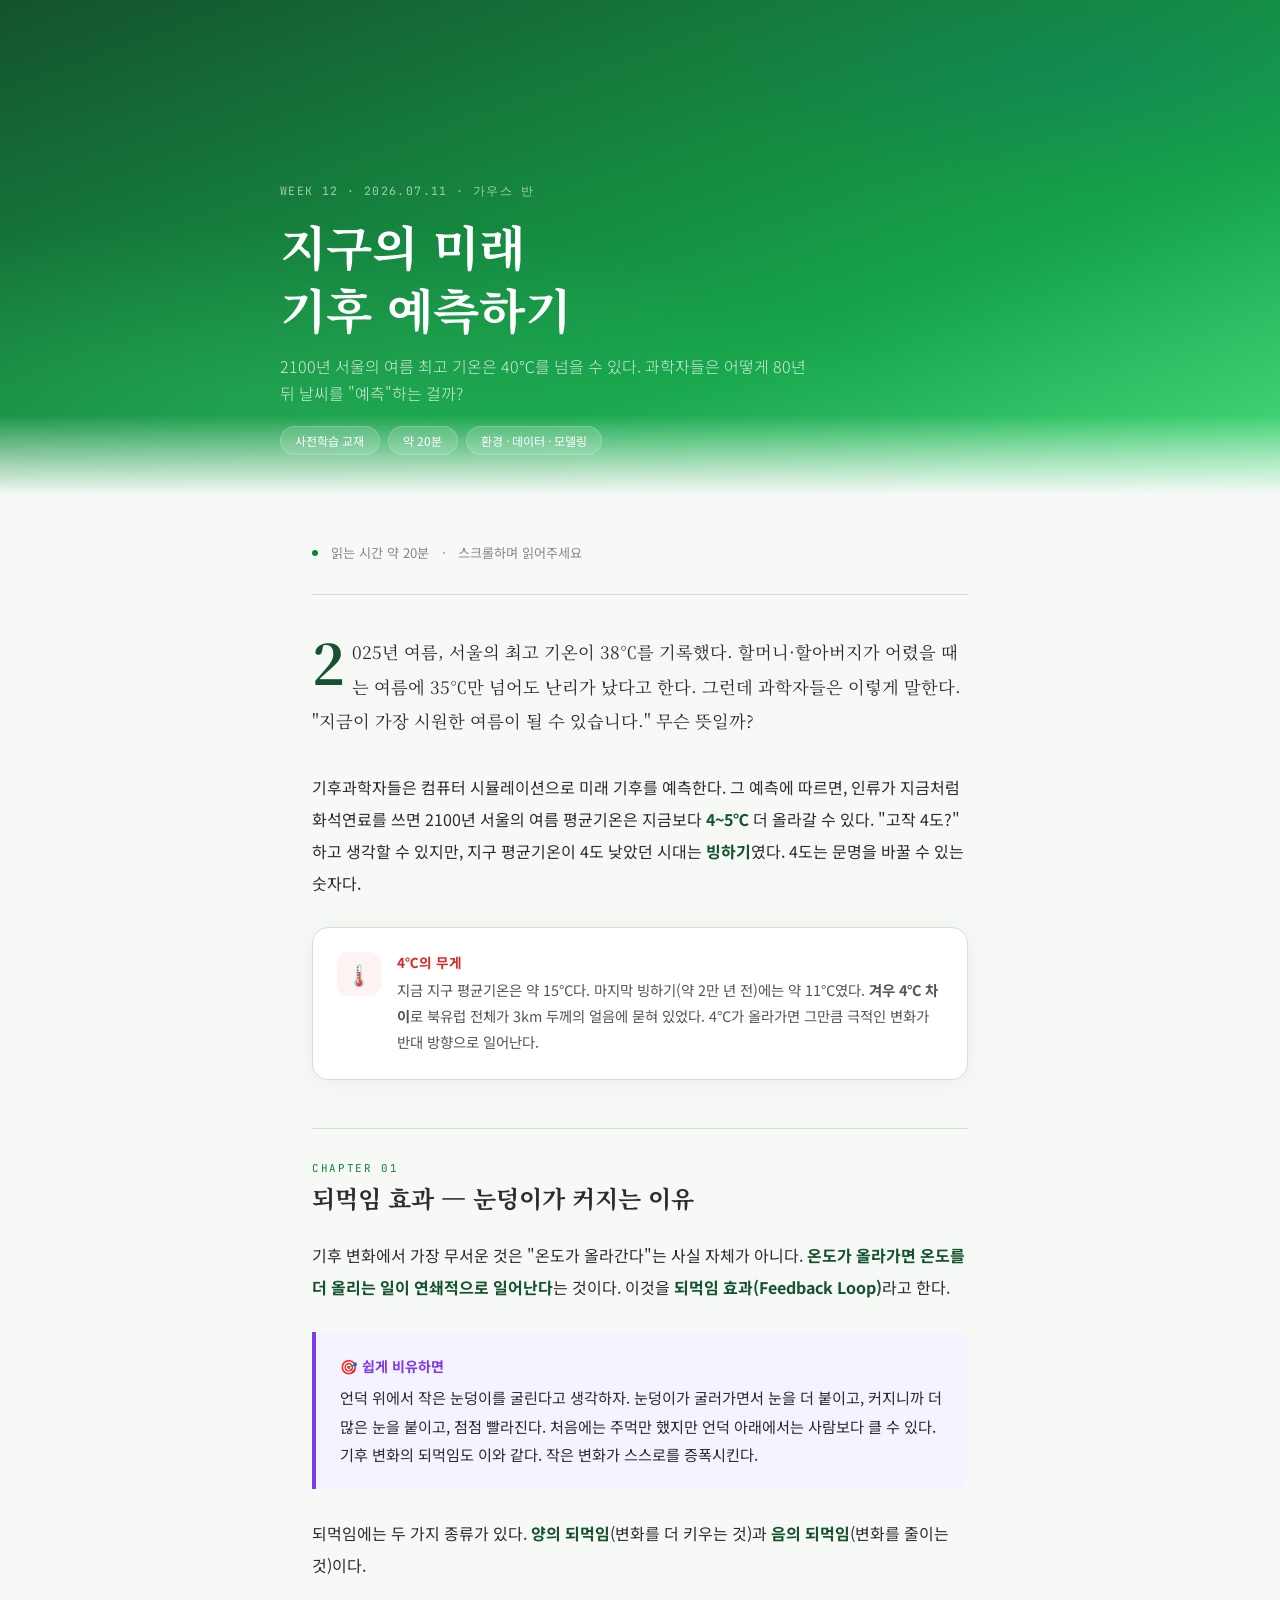
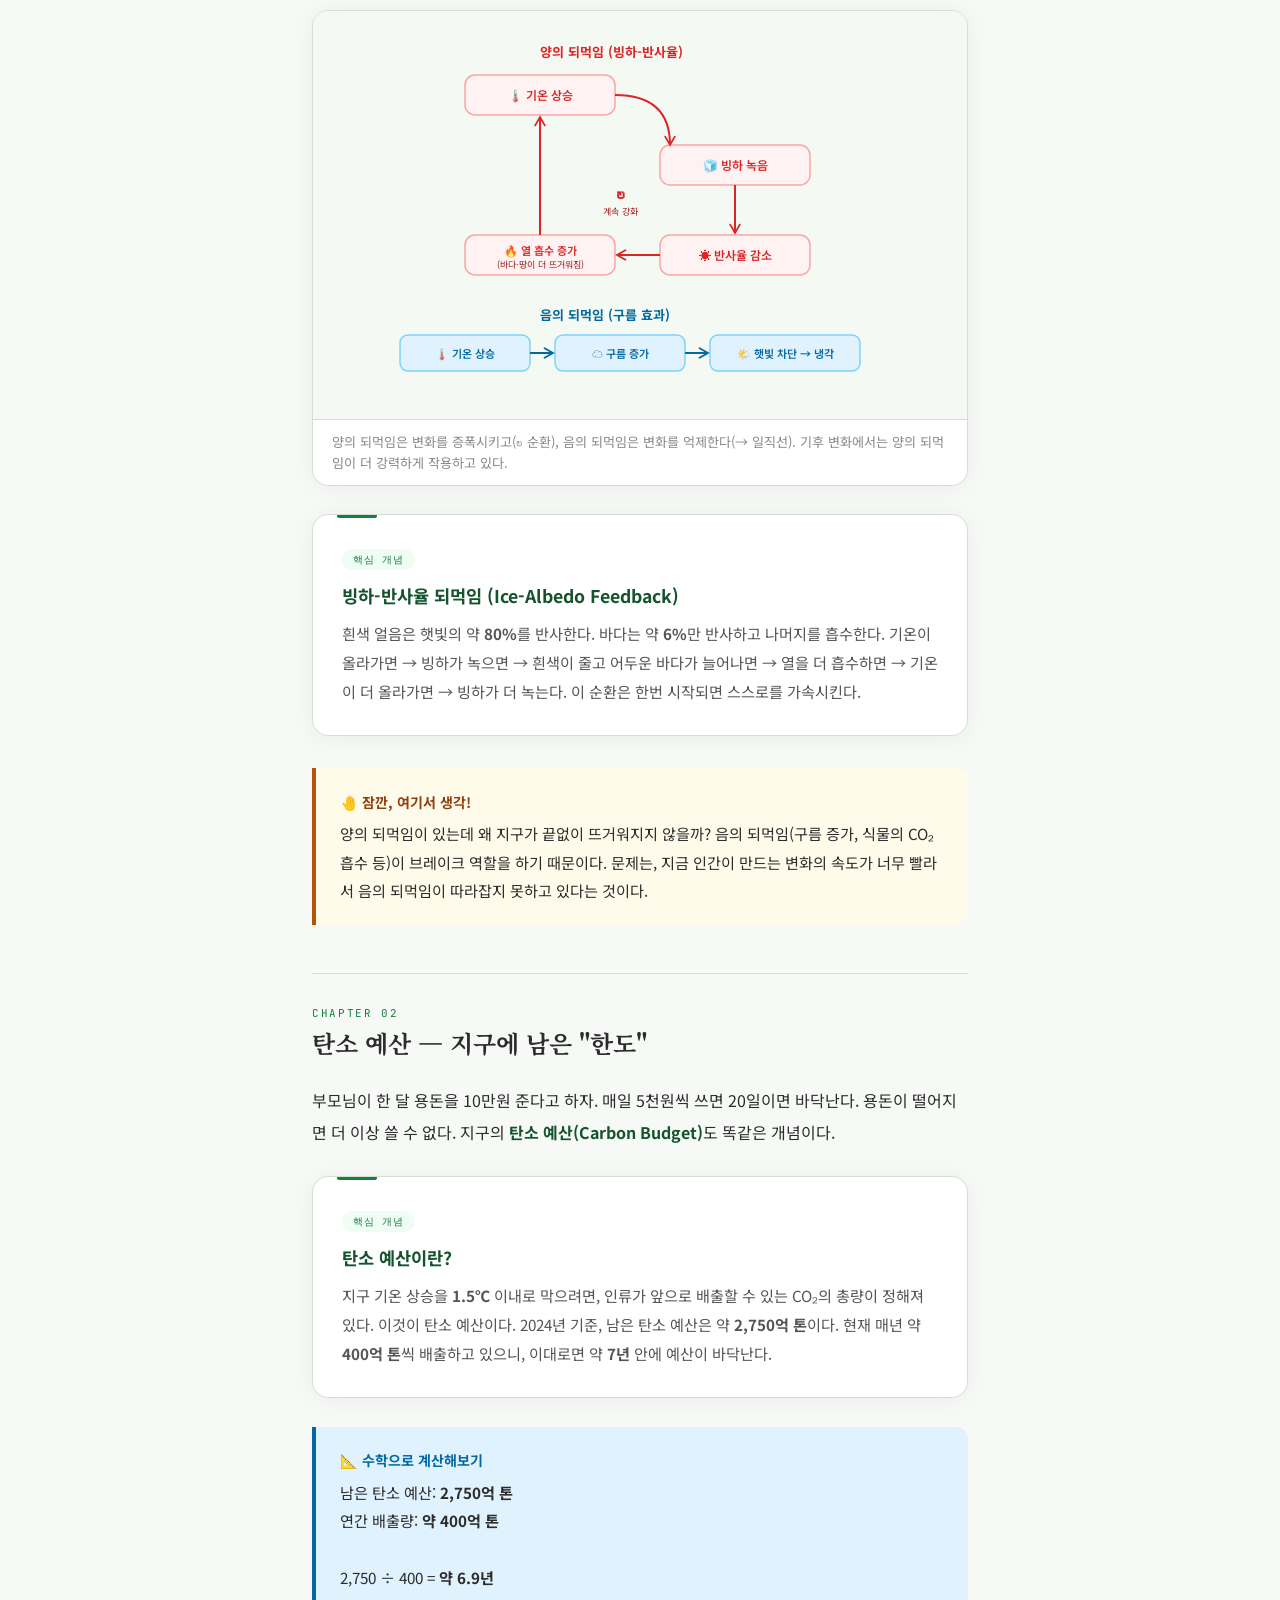
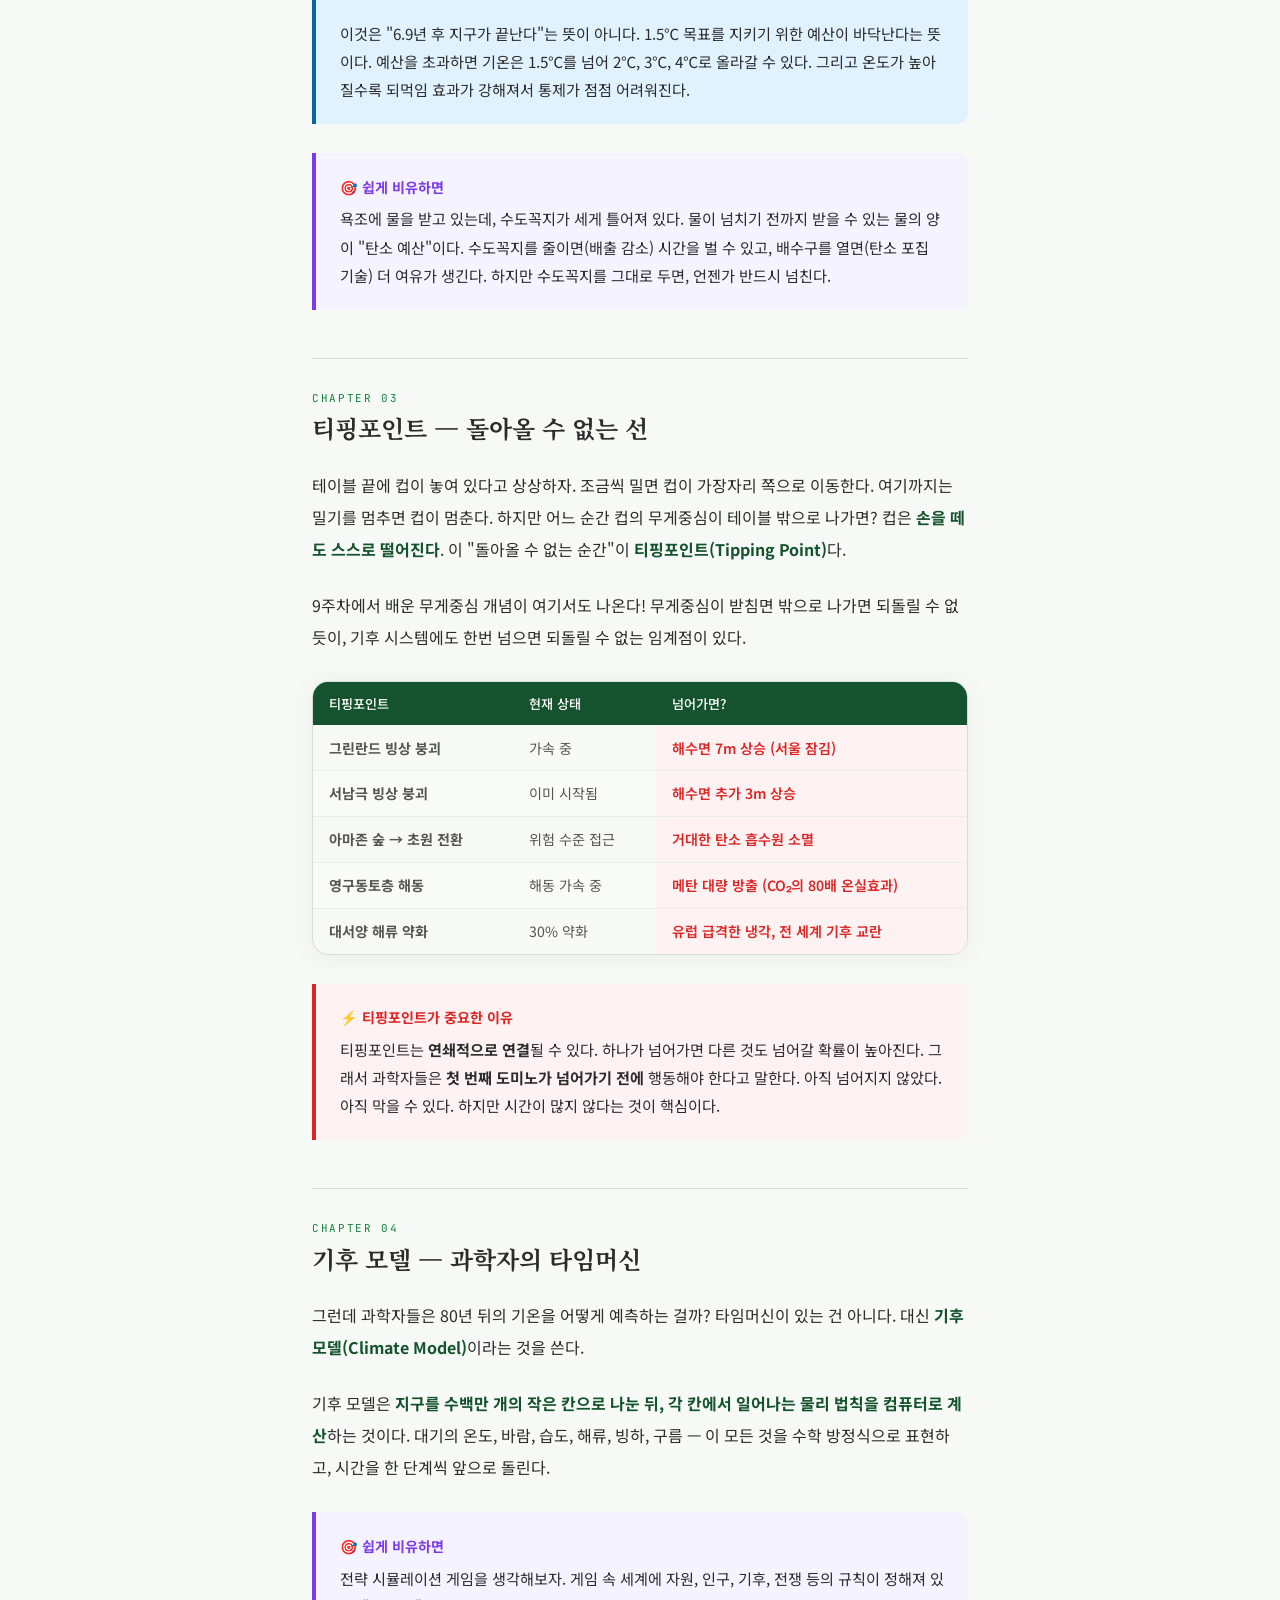
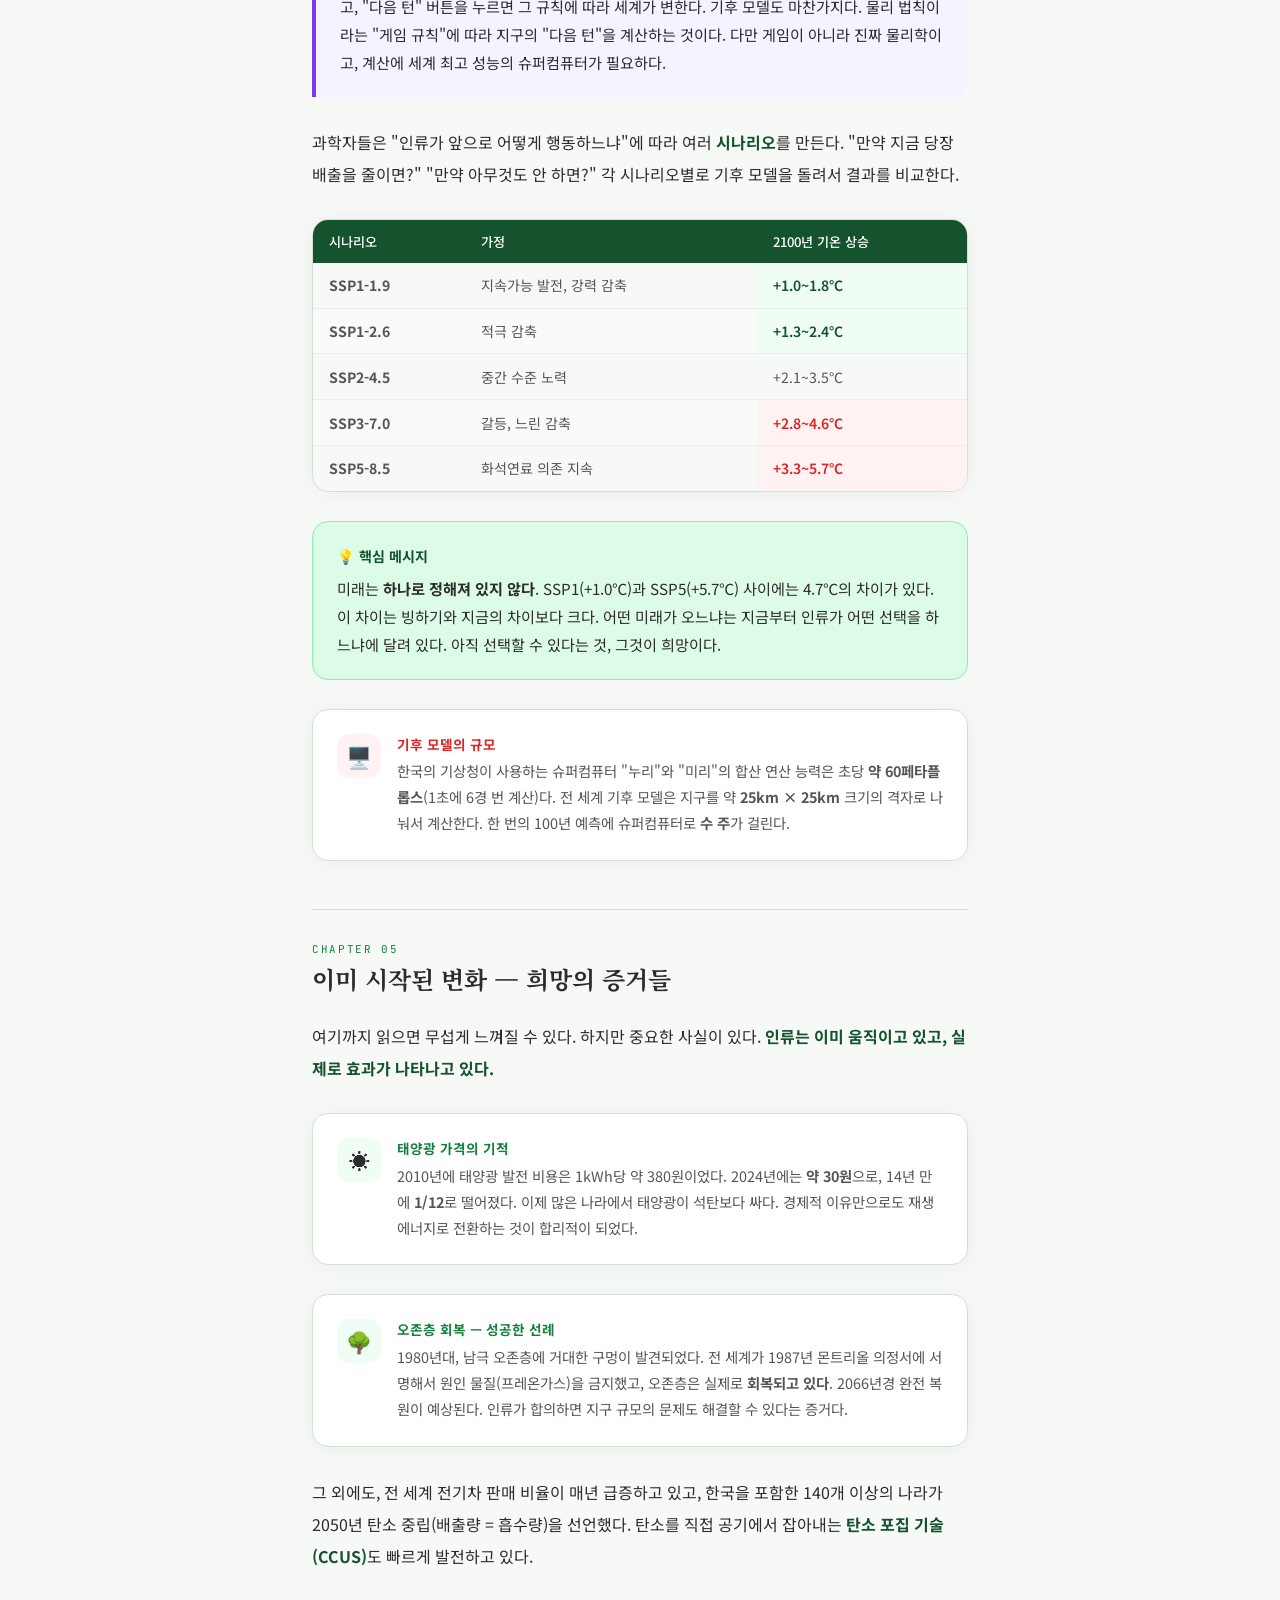
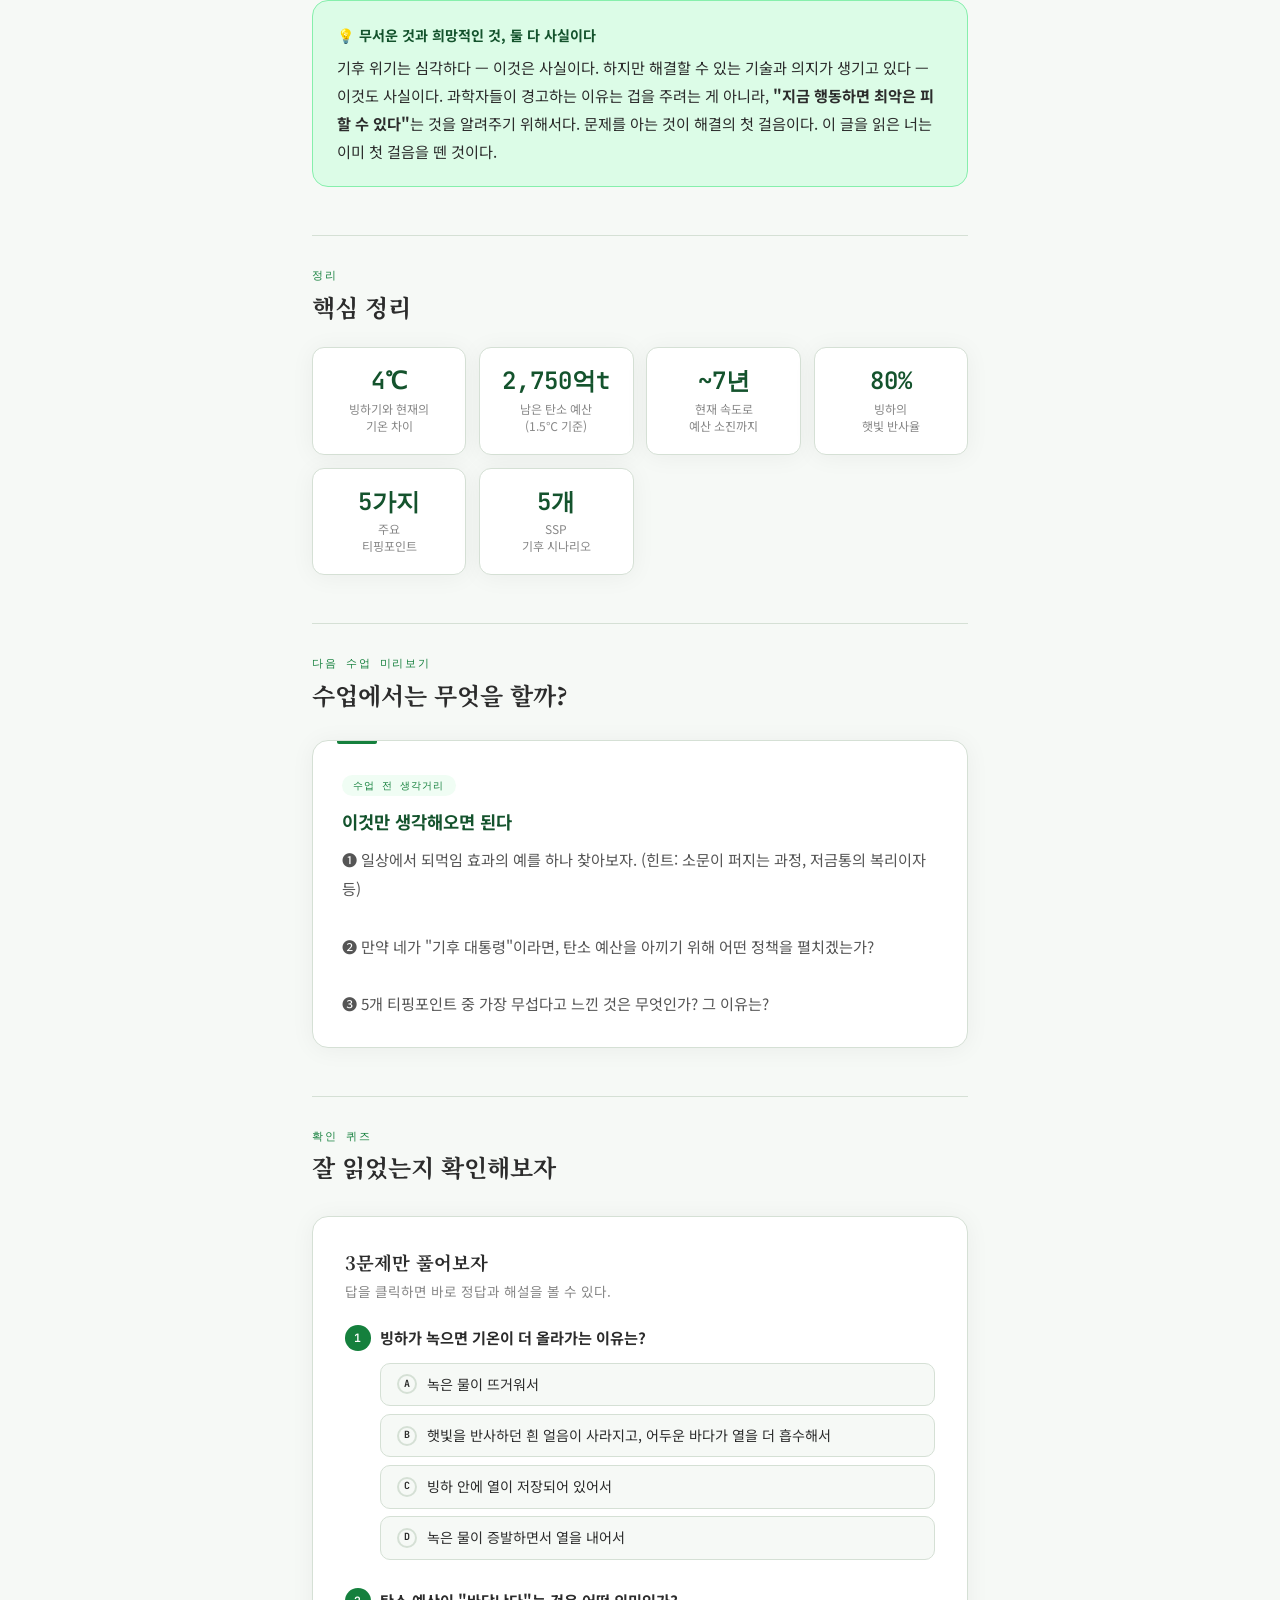
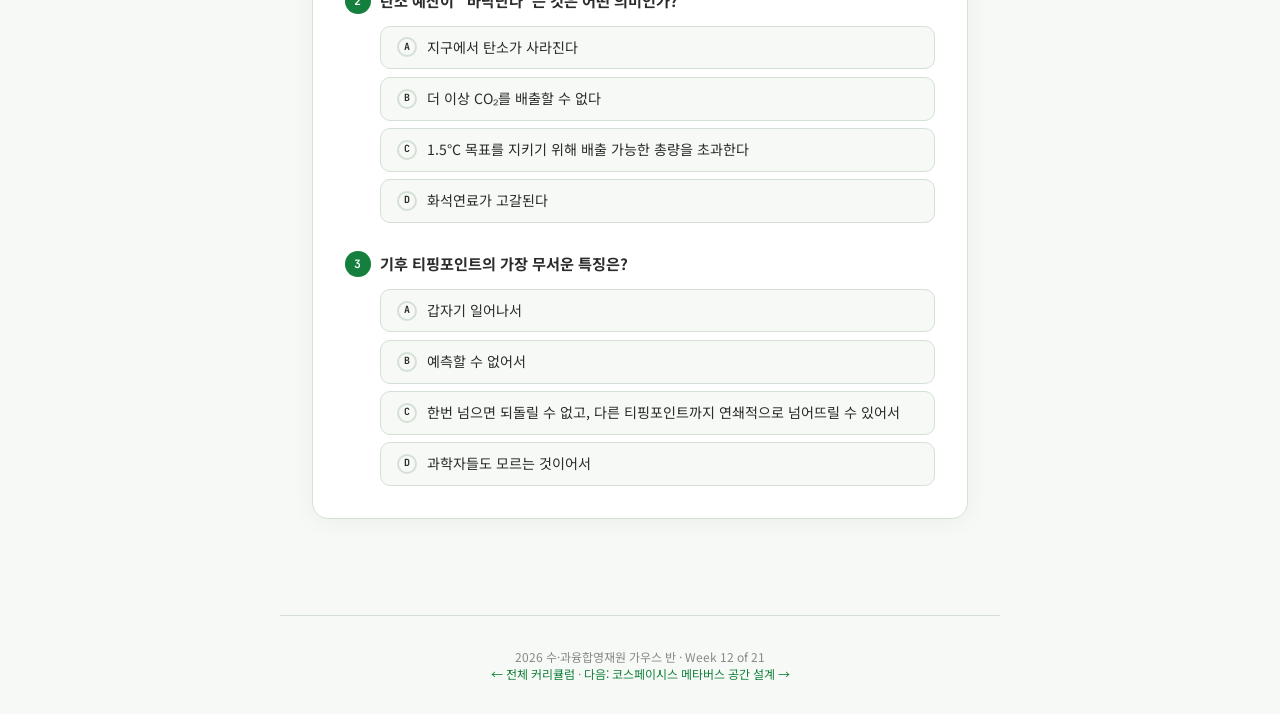
<file: lectures/week-12.html>
<!DOCTYPE html>
<html lang="ko">
<head>
<meta charset="UTF-8">
<meta name="viewport" content="width=device-width, initial-scale=1.0">
<title>Week 12 · 지구의 미래 기후 예측하기 | 가우스 반</title>
<link rel="preconnect" href="https://fonts.googleapis.com">
<link href="https://fonts.googleapis.com/css2?family=Noto+Sans+KR:wght@300;400;500;700;900&family=Noto+Serif+KR:wght@400;700&family=JetBrains+Mono:wght@400;600&display=swap" rel="stylesheet">
<style>
:root{--ink:#2c2c2c;--ink-light:#555;--ink-faint:#888;--paper:#f6f9f6;--card:#fff;--green:#15803d;--green-deep:#14532d;--green-soft:#f0fdf4;--green-glow:#dcfce7;--blue:#0369a1;--blue-soft:#e0f2fe;--coral:#dc2626;--coral-soft:#fef2f2;--gold:#b45309;--gold-soft:#fffbeb;--violet:#7c3aed;--violet-soft:#f5f3ff;--teal:#0f766e;--teal-soft:#f0fdfa;--sky:#0284c7;--border:#d5e0d5;--shadow:0 2px 24px rgba(0,0,0,.05);--shadow-lg:0 8px 40px rgba(0,0,0,.08);--radius:16px}
*{margin:0;padding:0;box-sizing:border-box}
body{font-family:'Noto Sans KR',sans-serif;background:var(--paper);color:var(--ink);-webkit-font-smoothing:antialiased}

.hero{position:relative;min-height:55vh;display:flex;align-items:flex-end;padding:3rem 2rem 2.5rem;overflow:hidden;background:linear-gradient(160deg,#14532d 0%,#15803d 35%,#16a34a 65%,#4ade80 100%)}
.hero::before{content:'';position:absolute;inset:0;background:radial-gradient(ellipse 70% 50% at 20% 80%,rgba(74,222,128,.2) 0%,transparent 70%),radial-gradient(ellipse 50% 40% at 85% 15%,rgba(3,105,161,.15) 0%,transparent 60%)}
.hero::after{content:'';position:absolute;bottom:0;left:0;right:0;height:80px;background:linear-gradient(to top,var(--paper) 0%,transparent 100%)}
.hero-content{max-width:720px;margin:0 auto;position:relative;z-index:1;color:#fff;width:100%}
.hero-meta{font-family:'JetBrains Mono',monospace;font-size:.72rem;letter-spacing:.12em;text-transform:uppercase;opacity:.6;margin-bottom:1rem}
.hero h1{font-family:'Noto Serif KR',serif;font-size:clamp(2rem,6vw,3rem);font-weight:700;line-height:1.3;margin-bottom:.8rem}
.hero-desc{font-size:1rem;opacity:.8;font-weight:300;line-height:1.7;max-width:530px}
.hero-chips{display:flex;flex-wrap:wrap;gap:.5rem;margin-top:1.2rem}
.hero-chip{background:rgba(255,255,255,.15);backdrop-filter:blur(4px);border:1px solid rgba(255,255,255,.2);border-radius:100px;padding:.3rem .9rem;font-size:.75rem}

.content{max-width:720px;margin:0 auto;padding:2rem 2rem 4rem}
.reading-info{display:flex;align-items:center;gap:.8rem;padding:1rem 0 2rem;border-bottom:1px solid var(--border);margin-bottom:2.5rem;font-size:.82rem;color:var(--ink-faint)}
.reading-dot{width:6px;height:6px;background:var(--green);border-radius:50%}

.story{font-family:'Noto Serif KR',serif;font-size:1.08rem;line-height:2;color:var(--ink);margin-bottom:2rem}
.story.first-para::first-letter{font-size:3.2em;float:left;line-height:.85;margin:.05em .12em 0 0;color:var(--green-deep);font-weight:700}
.body-text{font-size:1rem;line-height:2;color:var(--ink);margin-bottom:1.5rem}
.body-text strong{color:var(--green-deep);font-weight:700}

.section-header{margin:3rem 0 1.5rem;padding-top:2rem;border-top:1px solid var(--border)}
.section-number{font-family:'JetBrains Mono',monospace;font-size:.68rem;letter-spacing:.15em;text-transform:uppercase;color:var(--green);margin-bottom:.4rem}
.section-title{font-family:'Noto Serif KR',serif;font-size:1.5rem;font-weight:700;color:var(--ink);line-height:1.4}

.concept{background:var(--card);border:1px solid var(--border);border-radius:var(--radius);padding:1.8rem;margin:1.8rem 0;box-shadow:var(--shadow);position:relative}
.concept::before{content:'';position:absolute;top:0;left:24px;width:40px;height:3px;background:var(--green);border-radius:0 0 2px 2px}
.concept-badge{display:inline-block;font-family:'JetBrains Mono',monospace;font-size:.65rem;letter-spacing:.1em;text-transform:uppercase;color:var(--green);background:var(--green-soft);padding:.2rem .7rem;border-radius:100px;margin-bottom:.8rem}
.concept h3{font-size:1.1rem;font-weight:700;margin-bottom:.7rem;color:var(--green-deep)}
.concept p{font-size:.95rem;line-height:1.9;color:var(--ink-light)}

.pause{background:var(--gold-soft);border-left:4px solid var(--gold);border-radius:0 12px 12px 0;padding:1.3rem 1.5rem;margin:2rem 0;font-size:.95rem;line-height:1.85}
.pause-label{font-weight:700;color:#92400e;margin-bottom:.3rem;font-size:.88rem}
.analogy{background:var(--violet-soft);border-left:4px solid var(--violet);border-radius:0 12px 12px 0;padding:1.3rem 1.5rem;margin:1.8rem 0;font-size:.95rem;line-height:1.85}
.analogy-label{font-weight:700;color:var(--violet);margin-bottom:.3rem;font-size:.88rem}
.keypoint{background:var(--green-glow);border:1px solid #86efac;border-radius:var(--radius);padding:1.3rem 1.5rem;margin:1.8rem 0;font-size:.95rem;line-height:1.85}
.keypoint-label{font-weight:700;color:var(--green-deep);margin-bottom:.3rem;font-size:.88rem}
.mathbox{background:var(--blue-soft);border-left:4px solid var(--blue);border-radius:0 12px 12px 0;padding:1.3rem 1.5rem;margin:1.8rem 0;font-size:.95rem;line-height:1.85}
.mathbox-label{font-weight:700;color:var(--blue);margin-bottom:.3rem;font-size:.88rem}
.warnbox{background:var(--coral-soft);border-left:4px solid var(--coral);border-radius:0 12px 12px 0;padding:1.3rem 1.5rem;margin:1.8rem 0;font-size:.95rem;line-height:1.85}
.warnbox-label{font-weight:700;color:var(--coral);margin-bottom:.3rem;font-size:.88rem}

.funfact{display:flex;gap:1rem;align-items:flex-start;background:var(--card);border:1px solid var(--border);border-radius:var(--radius);padding:1.5rem;margin:1.8rem 0;box-shadow:var(--shadow)}
.funfact-icon{width:44px;height:44px;background:var(--coral-soft);border-radius:12px;display:flex;align-items:center;justify-content:center;font-size:1.3rem;flex-shrink:0}
.funfact-body{flex:1}
.funfact-title{font-size:.85rem;font-weight:700;color:var(--coral);margin-bottom:.3rem}
.funfact-text{font-size:.9rem;line-height:1.8;color:var(--ink-light)}

.compare-wrap{margin:1.8rem 0;border-radius:var(--radius);overflow:hidden;border:1px solid var(--border);box-shadow:var(--shadow)}
.compare-table{width:100%;border-collapse:collapse;font-size:.88rem}
.compare-table th{background:var(--green-deep);color:#fff;padding:.75rem 1rem;text-align:left;font-weight:500;font-size:.82rem}
.compare-table td{padding:.7rem 1rem;border-bottom:1px solid #e8f0e8;color:var(--ink-light);line-height:1.6}
.compare-table tr:last-child td{border-bottom:none}
.compare-table tr:nth-child(even) td{background:#f8fbf8}
.compare-table .hl{background:var(--green-soft)!important;color:var(--green-deep);font-weight:600}
.compare-table .warn{background:var(--coral-soft)!important;color:var(--coral);font-weight:600}

.diagram-card{background:var(--card);border:1px solid var(--border);border-radius:var(--radius);overflow:hidden;margin:1.8rem 0;box-shadow:var(--shadow)}
.diagram-svg{padding:1.5rem;display:flex;justify-content:center;background:#f4f9f4}
.diagram-svg svg{max-width:100%;height:auto}
.diagram-caption{padding:.7rem 1.2rem;font-size:.82rem;color:var(--ink-faint);border-top:1px solid var(--border);line-height:1.6}

.num-grid{display:grid;grid-template-columns:repeat(auto-fit,minmax(130px,1fr));gap:.8rem;margin:1.5rem 0}
.num-card{background:var(--card);border:1px solid var(--border);border-radius:12px;padding:1.2rem;text-align:center;box-shadow:var(--shadow)}
.num-big{font-family:'JetBrains Mono',monospace;font-size:1.5rem;font-weight:600;color:var(--green-deep);line-height:1.2}
.num-label{font-size:.75rem;color:var(--ink-faint);margin-top:.3rem;line-height:1.4}

.quiz-section{background:var(--card);border:1px solid var(--border);border-radius:var(--radius);padding:2rem;margin:2rem 0;box-shadow:var(--shadow)}
.quiz-section-title{font-family:'Noto Serif KR',serif;font-size:1.15rem;font-weight:700;margin-bottom:.4rem}
.quiz-section-sub{font-size:.85rem;color:var(--ink-faint);margin-bottom:1.5rem}
.quiz-block{margin-bottom:1.8rem}.quiz-block:last-child{margin-bottom:0}
.quiz-q{font-weight:700;font-size:.95rem;margin-bottom:.8rem;padding-left:2.2rem;position:relative;line-height:1.6}
.quiz-q::before{content:attr(data-num);position:absolute;left:0;top:0;width:1.6rem;height:1.6rem;background:var(--green);color:#fff;border-radius:50%;display:flex;align-items:center;justify-content:center;font-family:'JetBrains Mono',monospace;font-size:.72rem;font-weight:600}
.quiz-opts{display:flex;flex-direction:column;gap:.45rem;padding-left:2.2rem}
.quiz-opt{background:var(--paper);border:1.5px solid var(--border);border-radius:10px;padding:.65rem 1rem;cursor:pointer;font-size:.88rem;transition:all .25s;display:flex;align-items:center;gap:.6rem;line-height:1.5}
.quiz-opt:hover{border-color:var(--green);background:var(--green-soft)}
.quiz-opt .marker{width:20px;height:20px;border:2px solid var(--border);border-radius:50%;display:flex;align-items:center;justify-content:center;font-size:.62rem;font-weight:700;flex-shrink:0;transition:all .25s;font-family:'JetBrains Mono',monospace}
.quiz-opt.correct{border-color:var(--green);background:var(--green-soft)}.quiz-opt.correct .marker{background:var(--green);color:#fff;border-color:var(--green)}
.quiz-opt.wrong{border-color:var(--coral);background:var(--coral-soft)}.quiz-opt.wrong .marker{background:var(--coral);color:#fff;border-color:var(--coral)}
.quiz-explain{margin-top:.6rem;margin-left:2.2rem;padding:.8rem 1rem;border-radius:10px;font-size:.85rem;line-height:1.7;display:none}
.quiz-explain.show{display:block}.quiz-explain.ok{background:var(--green-soft);color:#14532d}.quiz-explain.no{background:var(--coral-soft);color:#991b1b}

.page-footer{max-width:720px;margin:0 auto;padding:2rem;text-align:center;font-size:.75rem;color:var(--ink-faint);border-top:1px solid var(--border)}
.page-footer a{color:var(--green);text-decoration:none}
.scroll-progress{position:fixed;top:0;left:0;width:0%;height:3px;background:linear-gradient(90deg,var(--green-deep),#4ade80);z-index:100;transition:width .1s}
@media(max-width:600px){.hero{min-height:45vh;padding:2rem 1.2rem}.content{padding:1.5rem 1.2rem 3rem}.section-title{font-size:1.25rem}.concept,.quiz-section{padding:1.4rem}}
</style>
</head>
<body>
<div class="scroll-progress" id="scrollProgress"></div>

<header class="hero">
  <div class="hero-content">
    <div class="hero-meta">Week 12 · 2026.07.11 · 가우스 반</div>
    <h1>지구의 미래<br>기후 예측하기</h1>
    <p class="hero-desc">2100년 서울의 여름 최고 기온은 40℃를 넘을 수 있다. 과학자들은 어떻게 80년 뒤 날씨를 "예측"하는 걸까?</p>
    <div class="hero-chips">
      <span class="hero-chip">사전학습 교재</span>
      <span class="hero-chip">약 20분</span>
      <span class="hero-chip">환경 · 데이터 · 모델링</span>
    </div>
  </div>
</header>

<article class="content">
  <div class="reading-info"><span class="reading-dot"></span><span>읽는 시간 약 20분</span><span>·</span><span>스크롤하며 읽어주세요</span></div>

  <!-- ━━━ INTRO ━━━ -->
  <p class="story first-para">2025년 여름, 서울의 최고 기온이 38℃를 기록했다. 할머니·할아버지가 어렸을 때는 여름에 35℃만 넘어도 난리가 났다고 한다. 그런데 과학자들은 이렇게 말한다. "지금이 가장 시원한 여름이 될 수 있습니다." 무슨 뜻일까?</p>

  <p class="body-text">기후과학자들은 컴퓨터 시뮬레이션으로 미래 기후를 예측한다. 그 예측에 따르면, 인류가 지금처럼 화석연료를 쓰면 2100년 서울의 여름 평균기온은 지금보다 <strong>4~5℃</strong> 더 올라갈 수 있다. "고작 4도?" 하고 생각할 수 있지만, 지구 평균기온이 4도 낮았던 시대는 <strong>빙하기</strong>였다. 4도는 문명을 바꿀 수 있는 숫자다.</p>

  <div class="funfact">
    <div class="funfact-icon">🌡️</div>
    <div class="funfact-body">
      <div class="funfact-title">4℃의 무게</div>
      <div class="funfact-text">지금 지구 평균기온은 약 15℃다. 마지막 빙하기(약 2만 년 전)에는 약 11℃였다. <strong>겨우 4℃ 차이</strong>로 북유럽 전체가 3km 두께의 얼음에 묻혀 있었다. 4℃가 올라가면 그만큼 극적인 변화가 반대 방향으로 일어난다.</div>
    </div>
  </div>

  <!-- ━━━ CHAPTER 1 ━━━ -->
  <div class="section-header">
    <div class="section-number">Chapter 01</div>
    <h2 class="section-title">되먹임 효과 — 눈덩이가 커지는 이유</h2>
  </div>

  <p class="body-text">기후 변화에서 가장 무서운 것은 "온도가 올라간다"는 사실 자체가 아니다. <strong>온도가 올라가면 온도를 더 올리는 일이 연쇄적으로 일어난다</strong>는 것이다. 이것을 <strong>되먹임 효과(Feedback Loop)</strong>라고 한다.</p>

  <div class="analogy">
    <div class="analogy-label">🎯 쉽게 비유하면</div>
    언덕 위에서 작은 눈덩이를 굴린다고 생각하자. 눈덩이가 굴러가면서 눈을 더 붙이고, 커지니까 더 많은 눈을 붙이고, 점점 빨라진다. 처음에는 주먹만 했지만 언덕 아래에서는 사람보다 클 수 있다. 기후 변화의 되먹임도 이와 같다. 작은 변화가 스스로를 증폭시킨다.
  </div>

  <p class="body-text">되먹임에는 두 가지 종류가 있다. <strong>양의 되먹임</strong>(변화를 더 키우는 것)과 <strong>음의 되먹임</strong>(변화를 줄이는 것)이다.</p>

  <!-- SVG Feedback Loop Diagram -->
  <div class="diagram-card">
    <div class="diagram-svg">
      <svg viewBox="0 0 520 360" xmlns="http://www.w3.org/2000/svg" style="max-width:520px">
        <defs>
          <marker id="arw" viewBox="0 0 10 10" refX="8" refY="5" markerWidth="6" markerHeight="6" orient="auto"><path d="M1,1 L8,5 L1,9" fill="none" stroke="#dc2626" stroke-width="1.5" stroke-linecap="round"/></marker>
          <marker id="arwB" viewBox="0 0 10 10" refX="8" refY="5" markerWidth="6" markerHeight="6" orient="auto"><path d="M1,1 L8,5 L1,9" fill="none" stroke="#0369a1" stroke-width="1.5" stroke-linecap="round"/></marker>
        </defs>

        <!-- Title -->
        <text x="160" y="22" font-size="13" font-weight="700" fill="#dc2626" font-family="'Noto Sans KR'">양의 되먹임 (빙하-반사율)</text>

        <!-- Positive Feedback Loop -->
        <rect x="85" y="40" width="150" height="40" rx="10" fill="#fef2f2" stroke="#fca5a5" stroke-width="1.5"/>
        <text x="160" y="65" text-anchor="middle" font-size="12" font-weight="600" fill="#dc2626" font-family="'Noto Sans KR'">🌡️ 기온 상승</text>

        <rect x="280" y="110" width="150" height="40" rx="10" fill="#fef2f2" stroke="#fca5a5" stroke-width="1.5"/>
        <text x="355" y="135" text-anchor="middle" font-size="12" font-weight="600" fill="#dc2626" font-family="'Noto Sans KR'">🧊 빙하 녹음</text>

        <rect x="280" y="200" width="150" height="40" rx="10" fill="#fef2f2" stroke="#fca5a5" stroke-width="1.5"/>
        <text x="355" y="225" text-anchor="middle" font-size="12" font-weight="600" fill="#dc2626" font-family="'Noto Sans KR'">☀️ 반사율 감소</text>

        <rect x="85" y="200" width="150" height="40" rx="10" fill="#fef2f2" stroke="#fca5a5" stroke-width="1.5"/>
        <text x="160" y="220" text-anchor="middle" font-size="11" font-weight="600" fill="#dc2626" font-family="'Noto Sans KR'">🔥 열 흡수 증가</text>
        <text x="160" y="233" text-anchor="middle" font-size="9" fill="#991b1b" font-family="'Noto Sans KR'">(바다·땅이 더 뜨거워짐)</text>

        <!-- Arrows (clockwise) -->
        <path d="M 235,60 Q 290,60 290,110" fill="none" stroke="#dc2626" stroke-width="2" marker-end="url(#arw)"/>
        <path d="M 355,150 L 355,198" fill="none" stroke="#dc2626" stroke-width="2" marker-end="url(#arw)"/>
        <path d="M 280,220 L 237,220" fill="none" stroke="#dc2626" stroke-width="2" marker-end="url(#arw)"/>
        <path d="M 160,200 L 160,82" fill="none" stroke="#dc2626" stroke-width="2" marker-end="url(#arw)"/>

        <!-- Center label -->
        <text x="240" y="165" text-anchor="middle" font-size="18" fill="#dc2626" font-weight="700">↻</text>
        <text x="240" y="180" text-anchor="middle" font-size="9" fill="#991b1b" font-family="'Noto Sans KR'">계속 강화</text>

        <!-- Negative Feedback (smaller, bottom) -->
        <text x="160" y="285" font-size="13" font-weight="700" fill="#0369a1" font-family="'Noto Sans KR'">음의 되먹임 (구름 효과)</text>

        <rect x="20" y="300" width="130" height="36" rx="8" fill="#e0f2fe" stroke="#7dd3fc" stroke-width="1.5"/>
        <text x="85" y="323" text-anchor="middle" font-size="11" font-weight="600" fill="#0369a1" font-family="'Noto Sans KR'">🌡️ 기온 상승</text>

        <rect x="175" y="300" width="130" height="36" rx="8" fill="#e0f2fe" stroke="#7dd3fc" stroke-width="1.5"/>
        <text x="240" y="323" text-anchor="middle" font-size="11" font-weight="600" fill="#0369a1" font-family="'Noto Sans KR'">☁️ 구름 증가</text>

        <rect x="330" y="300" width="150" height="36" rx="8" fill="#e0f2fe" stroke="#7dd3fc" stroke-width="1.5"/>
        <text x="405" y="323" text-anchor="middle" font-size="11" font-weight="600" fill="#0369a1" font-family="'Noto Sans KR'">🌤️ 햇빛 차단 → 냉각</text>

        <line x1="150" y1="318" x2="173" y2="318" stroke="#0369a1" stroke-width="2" marker-end="url(#arwB)"/>
        <line x1="305" y1="318" x2="328" y2="318" stroke="#0369a1" stroke-width="2" marker-end="url(#arwB)"/>
      </svg>
    </div>
    <div class="diagram-caption">양의 되먹임은 변화를 증폭시키고(↻ 순환), 음의 되먹임은 변화를 억제한다(→ 일직선). 기후 변화에서는 양의 되먹임이 더 강력하게 작용하고 있다.</div>
  </div>

  <div class="concept">
    <span class="concept-badge">핵심 개념</span>
    <h3>빙하-반사율 되먹임 (Ice-Albedo Feedback)</h3>
    <p>흰색 얼음은 햇빛의 약 <strong>80%</strong>를 반사한다. 바다는 약 <strong>6%</strong>만 반사하고 나머지를 흡수한다. 기온이 올라가면 → 빙하가 녹으면 → 흰색이 줄고 어두운 바다가 늘어나면 → 열을 더 흡수하면 → 기온이 더 올라가면 → 빙하가 더 녹는다. 이 순환은 한번 시작되면 스스로를 가속시킨다.</p>
  </div>

  <div class="pause">
    <div class="pause-label">🤚 잠깐, 여기서 생각!</div>
    양의 되먹임이 있는데 왜 지구가 끝없이 뜨거워지지 않을까? 음의 되먹임(구름 증가, 식물의 CO₂ 흡수 등)이 브레이크 역할을 하기 때문이다. 문제는, 지금 인간이 만드는 변화의 속도가 너무 빨라서 음의 되먹임이 따라잡지 못하고 있다는 것이다.
  </div>

  <!-- ━━━ CHAPTER 2 ━━━ -->
  <div class="section-header">
    <div class="section-number">Chapter 02</div>
    <h2 class="section-title">탄소 예산 — 지구에 남은 "한도"</h2>
  </div>

  <p class="body-text">부모님이 한 달 용돈을 10만원 준다고 하자. 매일 5천원씩 쓰면 20일이면 바닥난다. 용돈이 떨어지면 더 이상 쓸 수 없다. 지구의 <strong>탄소 예산(Carbon Budget)</strong>도 똑같은 개념이다.</p>

  <div class="concept">
    <span class="concept-badge">핵심 개념</span>
    <h3>탄소 예산이란?</h3>
    <p>지구 기온 상승을 <strong>1.5℃</strong> 이내로 막으려면, 인류가 앞으로 배출할 수 있는 CO₂의 총량이 정해져 있다. 이것이 탄소 예산이다. 2024년 기준, 남은 탄소 예산은 약 <strong>2,750억 톤</strong>이다. 현재 매년 약 <strong>400억 톤</strong>씩 배출하고 있으니, 이대로면 약 <strong>7년</strong> 안에 예산이 바닥난다.</p>
  </div>

  <div class="mathbox">
    <div class="mathbox-label">📐 수학으로 계산해보기</div>
    남은 탄소 예산: <strong>2,750억 톤</strong><br>
    연간 배출량: <strong>약 400억 톤</strong><br><br>
    2,750 ÷ 400 = <strong>약 6.9년</strong><br><br>
    이것은 "6.9년 후 지구가 끝난다"는 뜻이 아니다. 1.5℃ 목표를 지키기 위한 예산이 바닥난다는 뜻이다. 예산을 초과하면 기온은 1.5℃를 넘어 2℃, 3℃, 4℃로 올라갈 수 있다. 그리고 온도가 높아질수록 되먹임 효과가 강해져서 통제가 점점 어려워진다.
  </div>

  <div class="analogy">
    <div class="analogy-label">🎯 쉽게 비유하면</div>
    욕조에 물을 받고 있는데, 수도꼭지가 세게 틀어져 있다. 물이 넘치기 전까지 받을 수 있는 물의 양이 "탄소 예산"이다. 수도꼭지를 줄이면(배출 감소) 시간을 벌 수 있고, 배수구를 열면(탄소 포집 기술) 더 여유가 생긴다. 하지만 수도꼭지를 그대로 두면, 언젠가 반드시 넘친다.
  </div>

  <!-- ━━━ CHAPTER 3 ━━━ -->
  <div class="section-header">
    <div class="section-number">Chapter 03</div>
    <h2 class="section-title">티핑포인트 — 돌아올 수 없는 선</h2>
  </div>

  <p class="body-text">테이블 끝에 컵이 놓여 있다고 상상하자. 조금씩 밀면 컵이 가장자리 쪽으로 이동한다. 여기까지는 밀기를 멈추면 컵이 멈춘다. 하지만 어느 순간 컵의 무게중심이 테이블 밖으로 나가면? 컵은 <strong>손을 떼도 스스로 떨어진다</strong>. 이 "돌아올 수 없는 순간"이 <strong>티핑포인트(Tipping Point)</strong>다.</p>

  <p class="body-text">9주차에서 배운 무게중심 개념이 여기서도 나온다! 무게중심이 받침면 밖으로 나가면 되돌릴 수 없듯이, 기후 시스템에도 한번 넘으면 되돌릴 수 없는 임계점이 있다.</p>

  <div class="compare-wrap">
    <table class="compare-table">
      <thead><tr><th>티핑포인트</th><th>현재 상태</th><th>넘어가면?</th></tr></thead>
      <tbody>
        <tr><td><strong>그린란드 빙상 붕괴</strong></td><td>가속 중</td><td class="warn">해수면 7m 상승 (서울 잠김)</td></tr>
        <tr><td><strong>서남극 빙상 붕괴</strong></td><td>이미 시작됨</td><td class="warn">해수면 추가 3m 상승</td></tr>
        <tr><td><strong>아마존 숲 → 초원 전환</strong></td><td>위험 수준 접근</td><td class="warn">거대한 탄소 흡수원 소멸</td></tr>
        <tr><td><strong>영구동토층 해동</strong></td><td>해동 가속 중</td><td class="warn">메탄 대량 방출 (CO₂의 80배 온실효과)</td></tr>
        <tr><td><strong>대서양 해류 약화</strong></td><td>30% 약화</td><td class="warn">유럽 급격한 냉각, 전 세계 기후 교란</td></tr>
      </tbody>
    </table>
  </div>

  <div class="warnbox">
    <div class="warnbox-label">⚡ 티핑포인트가 중요한 이유</div>
    티핑포인트는 <strong>연쇄적으로 연결</strong>될 수 있다. 하나가 넘어가면 다른 것도 넘어갈 확률이 높아진다. 그래서 과학자들은 <strong>첫 번째 도미노가 넘어가기 전에</strong> 행동해야 한다고 말한다. 아직 넘어지지 않았다. 아직 막을 수 있다. 하지만 시간이 많지 않다는 것이 핵심이다.
  </div>

  <!-- ━━━ CHAPTER 4 ━━━ -->
  <div class="section-header">
    <div class="section-number">Chapter 04</div>
    <h2 class="section-title">기후 모델 — 과학자의 타임머신</h2>
  </div>

  <p class="body-text">그런데 과학자들은 80년 뒤의 기온을 어떻게 예측하는 걸까? 타임머신이 있는 건 아니다. 대신 <strong>기후 모델(Climate Model)</strong>이라는 것을 쓴다.</p>

  <p class="body-text">기후 모델은 <strong>지구를 수백만 개의 작은 칸으로 나눈 뒤, 각 칸에서 일어나는 물리 법칙을 컴퓨터로 계산</strong>하는 것이다. 대기의 온도, 바람, 습도, 해류, 빙하, 구름 — 이 모든 것을 수학 방정식으로 표현하고, 시간을 한 단계씩 앞으로 돌린다.</p>

  <div class="analogy">
    <div class="analogy-label">🎯 쉽게 비유하면</div>
    전략 시뮬레이션 게임을 생각해보자. 게임 속 세계에 자원, 인구, 기후, 전쟁 등의 규칙이 정해져 있고, "다음 턴" 버튼을 누르면 그 규칙에 따라 세계가 변한다. 기후 모델도 마찬가지다. 물리 법칙이라는 "게임 규칙"에 따라 지구의 "다음 턴"을 계산하는 것이다. 다만 게임이 아니라 진짜 물리학이고, 계산에 세계 최고 성능의 슈퍼컴퓨터가 필요하다.
  </div>

  <p class="body-text">과학자들은 "인류가 앞으로 어떻게 행동하느냐"에 따라 여러 <strong>시나리오</strong>를 만든다. "만약 지금 당장 배출을 줄이면?" "만약 아무것도 안 하면?" 각 시나리오별로 기후 모델을 돌려서 결과를 비교한다.</p>

  <div class="compare-wrap">
    <table class="compare-table">
      <thead><tr><th>시나리오</th><th>가정</th><th>2100년 기온 상승</th></tr></thead>
      <tbody>
        <tr><td><strong>SSP1-1.9</strong></td><td>지속가능 발전, 강력 감축</td><td class="hl">+1.0~1.8℃</td></tr>
        <tr><td><strong>SSP1-2.6</strong></td><td>적극 감축</td><td class="hl">+1.3~2.4℃</td></tr>
        <tr><td><strong>SSP2-4.5</strong></td><td>중간 수준 노력</td><td>+2.1~3.5℃</td></tr>
        <tr><td><strong>SSP3-7.0</strong></td><td>갈등, 느린 감축</td><td class="warn">+2.8~4.6℃</td></tr>
        <tr><td><strong>SSP5-8.5</strong></td><td>화석연료 의존 지속</td><td class="warn">+3.3~5.7℃</td></tr>
      </tbody>
    </table>
  </div>

  <div class="keypoint">
    <div class="keypoint-label">💡 핵심 메시지</div>
    미래는 <strong>하나로 정해져 있지 않다</strong>. SSP1(+1.0℃)과 SSP5(+5.7℃) 사이에는 4.7℃의 차이가 있다. 이 차이는 빙하기와 지금의 차이보다 크다. 어떤 미래가 오느냐는 지금부터 인류가 어떤 선택을 하느냐에 달려 있다. 아직 선택할 수 있다는 것, 그것이 희망이다.
  </div>

  <div class="funfact">
    <div class="funfact-icon">🖥️</div>
    <div class="funfact-body">
      <div class="funfact-title">기후 모델의 규모</div>
      <div class="funfact-text">한국의 기상청이 사용하는 슈퍼컴퓨터 "누리"와 "미리"의 합산 연산 능력은 초당 <strong>약 60페타플롭스</strong>(1초에 6경 번 계산)다. 전 세계 기후 모델은 지구를 약 <strong>25km × 25km</strong> 크기의 격자로 나눠서 계산한다. 한 번의 100년 예측에 슈퍼컴퓨터로 <strong>수 주</strong>가 걸린다.</div>
    </div>
  </div>

  <!-- ━━━ CHAPTER 5: HOPE ━━━ -->
  <div class="section-header">
    <div class="section-number">Chapter 05</div>
    <h2 class="section-title">이미 시작된 변화 — 희망의 증거들</h2>
  </div>

  <p class="body-text">여기까지 읽으면 무섭게 느껴질 수 있다. 하지만 중요한 사실이 있다. <strong>인류는 이미 움직이고 있고, 실제로 효과가 나타나고 있다.</strong></p>

  <div class="funfact">
    <div class="funfact-icon" style="background:var(--green-soft)">☀️</div>
    <div class="funfact-body">
      <div class="funfact-title" style="color:var(--green)">태양광 가격의 기적</div>
      <div class="funfact-text">2010년에 태양광 발전 비용은 1kWh당 약 380원이었다. 2024년에는 <strong>약 30원</strong>으로, 14년 만에 <strong>1/12</strong>로 떨어졌다. 이제 많은 나라에서 태양광이 석탄보다 싸다. 경제적 이유만으로도 재생에너지로 전환하는 것이 합리적이 되었다.</div>
    </div>
  </div>

  <div class="funfact">
    <div class="funfact-icon" style="background:var(--green-soft)">🌳</div>
    <div class="funfact-body">
      <div class="funfact-title" style="color:var(--green)">오존층 회복 — 성공한 선례</div>
      <div class="funfact-text">1980년대, 남극 오존층에 거대한 구멍이 발견되었다. 전 세계가 1987년 몬트리올 의정서에 서명해서 원인 물질(프레온가스)을 금지했고, 오존층은 실제로 <strong>회복되고 있다</strong>. 2066년경 완전 복원이 예상된다. 인류가 합의하면 지구 규모의 문제도 해결할 수 있다는 증거다.</div>
    </div>
  </div>

  <p class="body-text">그 외에도, 전 세계 전기차 판매 비율이 매년 급증하고 있고, 한국을 포함한 140개 이상의 나라가 2050년 탄소 중립(배출량 = 흡수량)을 선언했다. 탄소를 직접 공기에서 잡아내는 <strong>탄소 포집 기술(CCUS)</strong>도 빠르게 발전하고 있다.</p>

  <div class="keypoint">
    <div class="keypoint-label">💡 무서운 것과 희망적인 것, 둘 다 사실이다</div>
    기후 위기는 심각하다 — 이것은 사실이다. 하지만 해결할 수 있는 기술과 의지가 생기고 있다 — 이것도 사실이다. 과학자들이 경고하는 이유는 겁을 주려는 게 아니라, <strong>"지금 행동하면 최악은 피할 수 있다"</strong>는 것을 알려주기 위해서다. 문제를 아는 것이 해결의 첫 걸음이다. 이 글을 읽은 너는 이미 첫 걸음을 뗀 것이다.
  </div>

  <!-- ━━━ SUMMARY ━━━ -->
  <div class="section-header">
    <div class="section-number">정리</div>
    <h2 class="section-title">핵심 정리</h2>
  </div>

  <div class="num-grid">
    <div class="num-card"><div class="num-big">4℃</div><div class="num-label">빙하기와 현재의<br>기온 차이</div></div>
    <div class="num-card"><div class="num-big">2,750억t</div><div class="num-label">남은 탄소 예산<br>(1.5℃ 기준)</div></div>
    <div class="num-card"><div class="num-big">~7년</div><div class="num-label">현재 속도로<br>예산 소진까지</div></div>
    <div class="num-card"><div class="num-big">80%</div><div class="num-label">빙하의<br>햇빛 반사율</div></div>
    <div class="num-card"><div class="num-big">5가지</div><div class="num-label">주요<br>티핑포인트</div></div>
    <div class="num-card"><div class="num-big">5개</div><div class="num-label">SSP<br>기후 시나리오</div></div>
  </div>

  <!-- ━━━ PREVIEW ━━━ -->
  <div class="section-header">
    <div class="section-number">다음 수업 미리보기</div>
    <h2 class="section-title">수업에서는 무엇을 할까?</h2>
  </div>

  <div class="concept">
    <span class="concept-badge">수업 전 생각거리</span>
    <h3>이것만 생각해오면 된다</h3>
    <p>
      ❶ 일상에서 되먹임 효과의 예를 하나 찾아보자. (힌트: 소문이 퍼지는 과정, 저금통의 복리이자 등)<br><br>
      ❷ 만약 네가 "기후 대통령"이라면, 탄소 예산을 아끼기 위해 어떤 정책을 펼치겠는가?<br><br>
      ❸ 5개 티핑포인트 중 가장 무섭다고 느낀 것은 무엇인가? 그 이유는?
    </p>
  </div>

  <!-- ━━━ QUIZ ━━━ -->
  <div class="section-header">
    <div class="section-number">확인 퀴즈</div>
    <h2 class="section-title">잘 읽었는지 확인해보자</h2>
  </div>

  <div class="quiz-section">
    <div class="quiz-section-title">3문제만 풀어보자</div>
    <div class="quiz-section-sub">답을 클릭하면 바로 정답과 해설을 볼 수 있다.</div>

    <div class="quiz-block" id="q1">
      <div class="quiz-q" data-num="1">빙하가 녹으면 기온이 더 올라가는 이유는?</div>
      <div class="quiz-opts">
        <div class="quiz-opt" onclick="answer('q1',this,false)"><span class="marker">A</span><span>녹은 물이 뜨거워서</span></div>
        <div class="quiz-opt" onclick="answer('q1',this,true)"><span class="marker">B</span><span>햇빛을 반사하던 흰 얼음이 사라지고, 어두운 바다가 열을 더 흡수해서</span></div>
        <div class="quiz-opt" onclick="answer('q1',this,false)"><span class="marker">C</span><span>빙하 안에 열이 저장되어 있어서</span></div>
        <div class="quiz-opt" onclick="answer('q1',this,false)"><span class="marker">D</span><span>녹은 물이 증발하면서 열을 내어서</span></div>
      </div>
      <div class="quiz-explain" id="q1-fb"></div>
    </div>

    <div class="quiz-block" id="q2">
      <div class="quiz-q" data-num="2">탄소 예산이 "바닥난다"는 것은 어떤 의미인가?</div>
      <div class="quiz-opts">
        <div class="quiz-opt" onclick="answer('q2',this,false)"><span class="marker">A</span><span>지구에서 탄소가 사라진다</span></div>
        <div class="quiz-opt" onclick="answer('q2',this,false)"><span class="marker">B</span><span>더 이상 CO₂를 배출할 수 없다</span></div>
        <div class="quiz-opt" onclick="answer('q2',this,true)"><span class="marker">C</span><span>1.5℃ 목표를 지키기 위해 배출 가능한 총량을 초과한다</span></div>
        <div class="quiz-opt" onclick="answer('q2',this,false)"><span class="marker">D</span><span>화석연료가 고갈된다</span></div>
      </div>
      <div class="quiz-explain" id="q2-fb"></div>
    </div>

    <div class="quiz-block" id="q3">
      <div class="quiz-q" data-num="3">기후 티핑포인트의 가장 무서운 특징은?</div>
      <div class="quiz-opts">
        <div class="quiz-opt" onclick="answer('q3',this,false)"><span class="marker">A</span><span>갑자기 일어나서</span></div>
        <div class="quiz-opt" onclick="answer('q3',this,false)"><span class="marker">B</span><span>예측할 수 없어서</span></div>
        <div class="quiz-opt" onclick="answer('q3',this,true)"><span class="marker">C</span><span>한번 넘으면 되돌릴 수 없고, 다른 티핑포인트까지 연쇄적으로 넘어뜨릴 수 있어서</span></div>
        <div class="quiz-opt" onclick="answer('q3',this,false)"><span class="marker">D</span><span>과학자들도 모르는 것이어서</span></div>
      </div>
      <div class="quiz-explain" id="q3-fb"></div>
    </div>
  </div>

</article>

<footer class="page-footer">
  2026 수·과융합영재원 가우스 반 · Week 12 of 21<br>
  <a href="./">← 전체 커리큘럼</a> · <a href="week-13.html">다음: 코스페이시스 메타버스 공간 설계 →</a>
</footer>

<script>
window.addEventListener('scroll',()=>{const h=document.documentElement;document.getElementById('scrollProgress').style.width=(h.scrollTop/(h.scrollHeight-h.clientHeight))*100+'%'});
const done={};
const fb={
  q1:{ok:'정답! 이것이 빙하-반사율 되먹임이다. 흰 얼음은 햇빛의 80%를 반사하지만, 어두운 바다는 94%를 흡수한다. 빙하가 녹을수록 반사율이 떨어지고 열 흡수가 늘어 기온이 더 올라간다.',no:'아쉽다! 정답은 B번이다. 핵심은 반사율(알베도)이다. 흰 얼음이 사라지면 어두운 바다가 드러나고, 바다는 햇빛을 흡수하므로 기온이 더 올라간다. 이것이 양의 되먹임이다.'},
  q2:{ok:'정답! 탄소 예산은 1.5℃ 목표를 지키기 위해 앞으로 배출할 수 있는 CO₂의 총량이다. 예산 초과는 "지구 멸망"이 아니라 "1.5℃ 목표 실패"를 뜻한다. 하지만 초과할수록 되먹임과 티핑포인트의 위험이 커진다.',no:'아쉽다! 정답은 C번이다. 탄소 예산은 용돈처럼 "쓸 수 있는 한도"다. 1.5℃ 이내로 막기 위해 앞으로 배출할 수 있는 CO₂ 총량이 정해져 있고, 그것이 바닥나고 있다는 뜻이다.'},
  q3:{ok:'정답! 티핑포인트의 가장 무서운 점은 비가역성(되돌릴 수 없음)과 연쇄성(도미노 효과)이다. 하나가 넘어가면 다른 것도 넘어갈 확률이 높아져 통제 불가능한 상태로 갈 수 있다.',no:'아쉽다! 정답은 C번이다. 티핑포인트는 갑자기 일어나는 것이 아니라 서서히 접근한다. 하지만 한번 넘으면 되돌릴 수 없고, 다른 티핑포인트와 연쇄적으로 연결되어 도미노처럼 무너질 수 있다는 것이 핵심이다.'}
};
function answer(qid,el,correct){if(done[qid])return;done[qid]=true;const block=document.getElementById(qid);block.querySelectorAll('.quiz-opt').forEach(o=>o.style.pointerEvents='none');const explain=document.getElementById(qid+'-fb');if(correct){el.classList.add('correct');explain.className='quiz-explain show ok';explain.textContent='✅ '+fb[qid].ok}else{el.classList.add('wrong');block.querySelectorAll('.quiz-opt').forEach(o=>{if(o.getAttribute('onclick').includes('true'))o.classList.add('correct')});explain.className='quiz-explain show no';explain.textContent='❌ '+fb[qid].no}}
</script>
</body>
</html>
</file>
